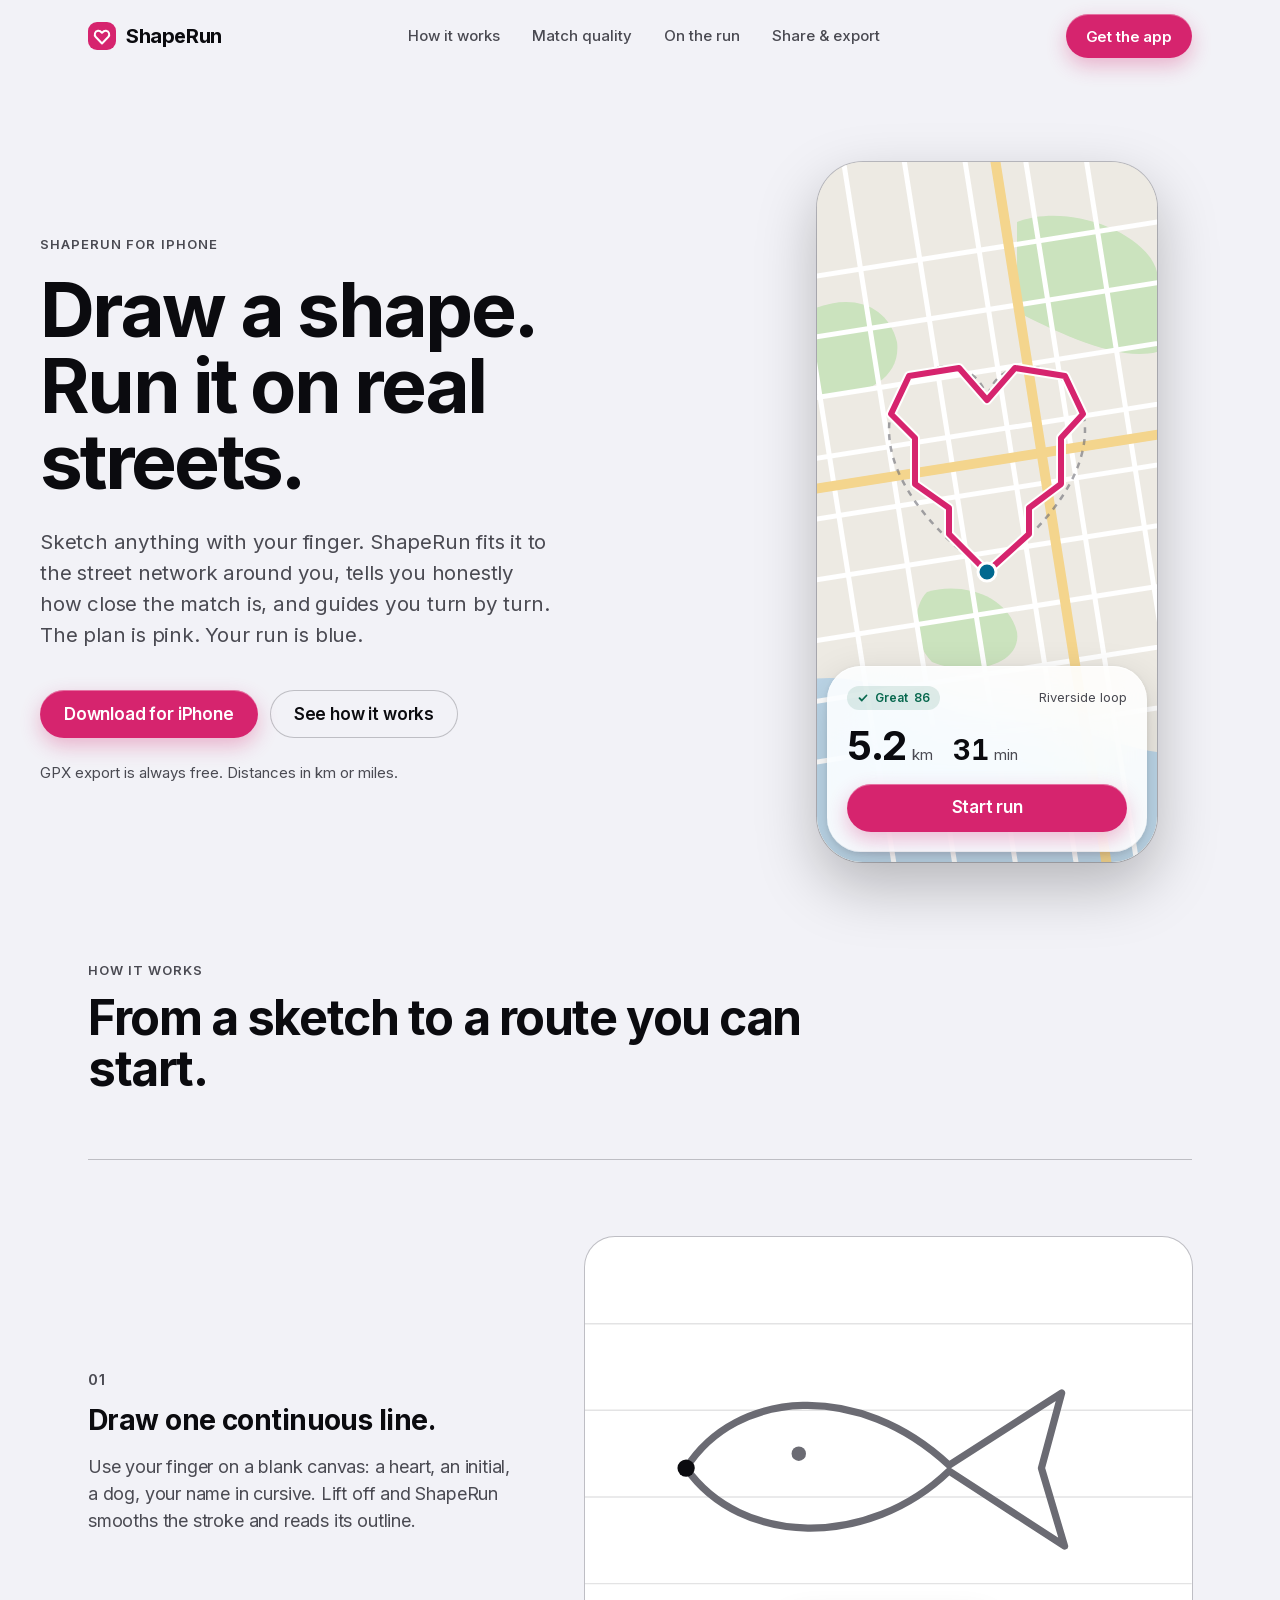
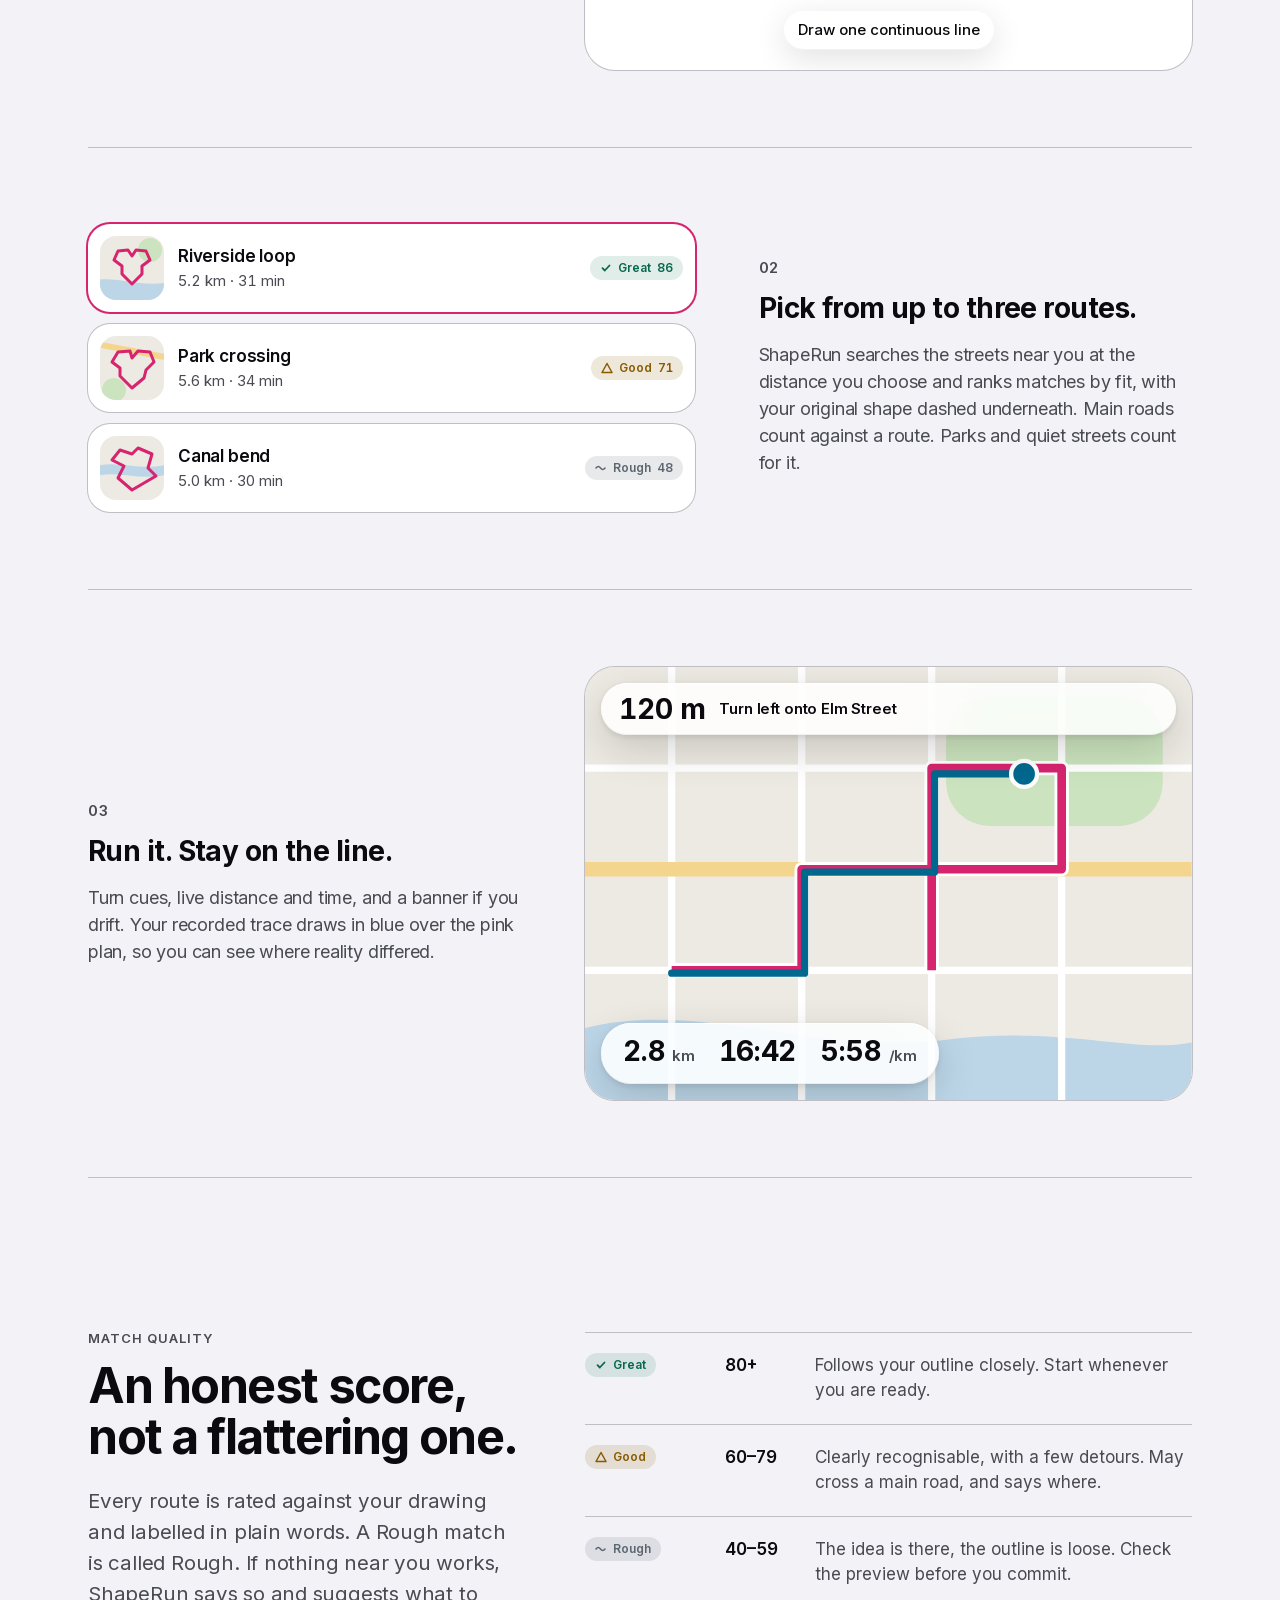
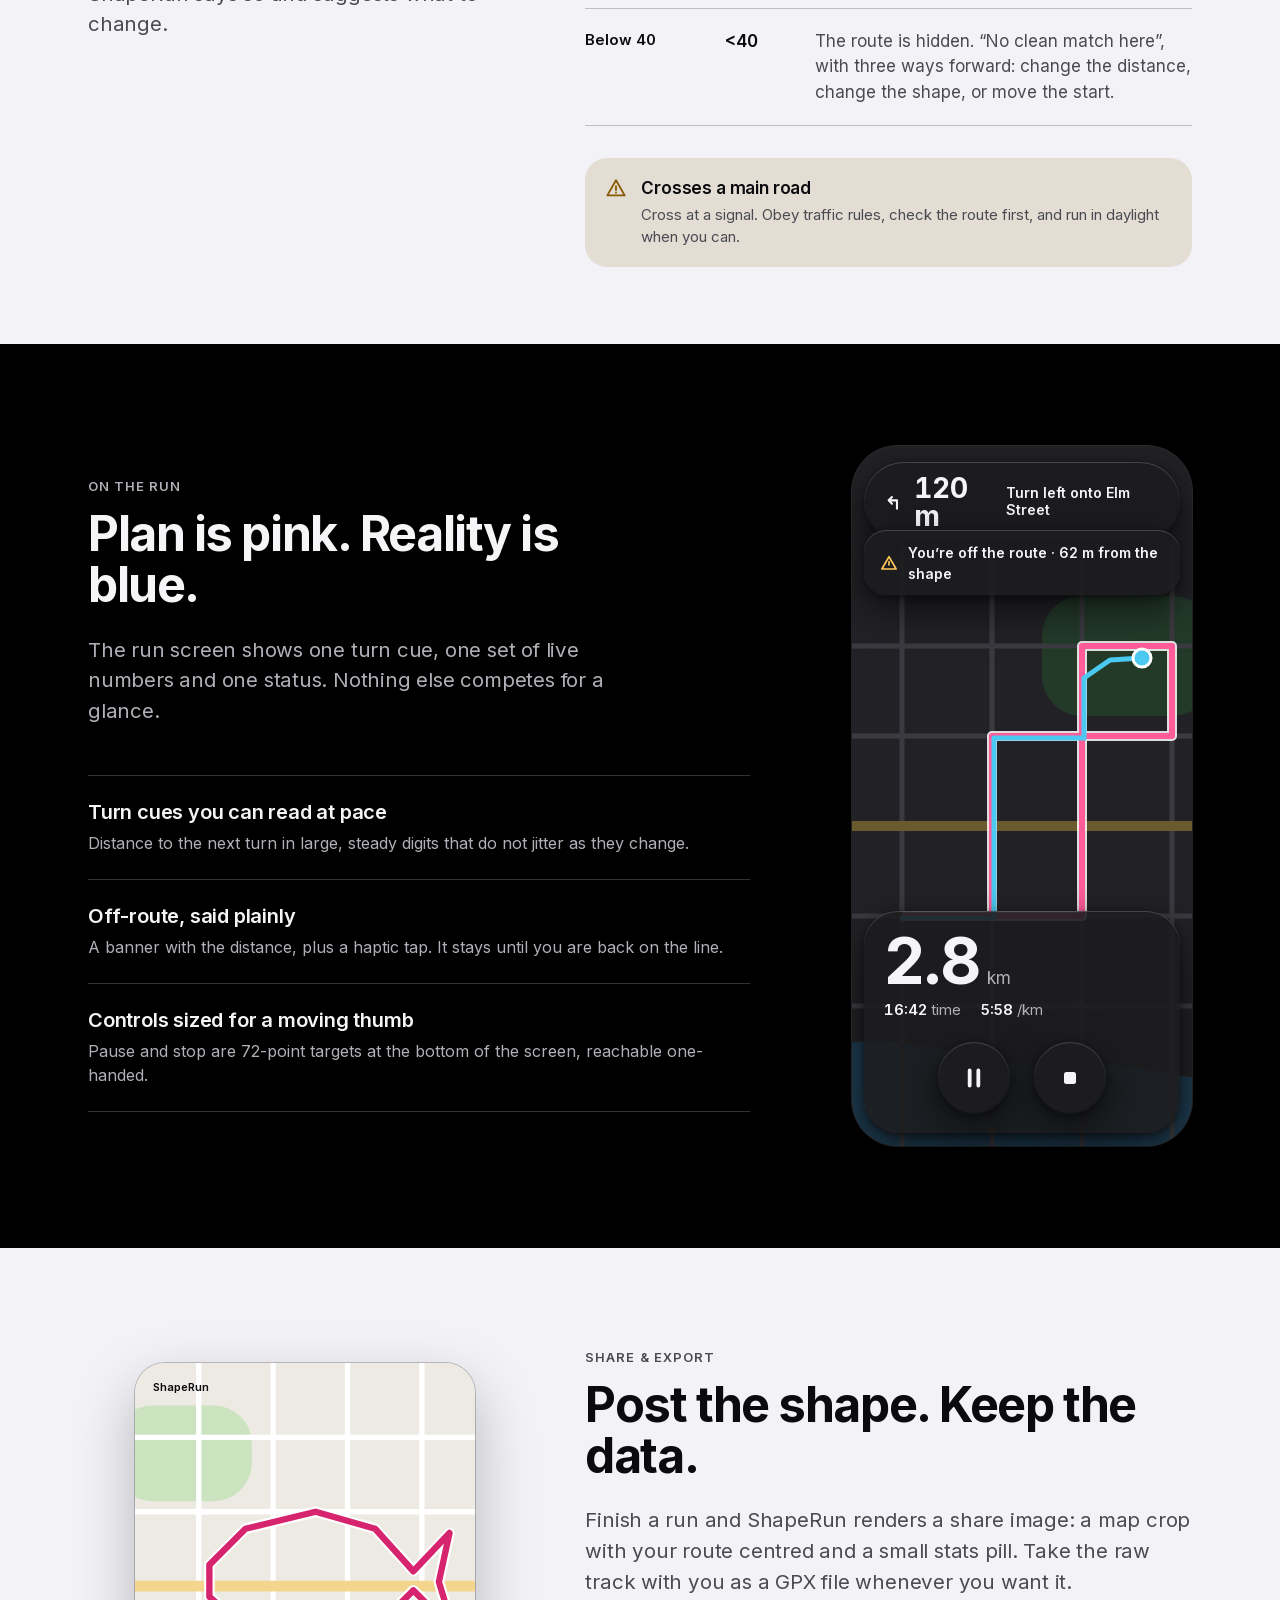
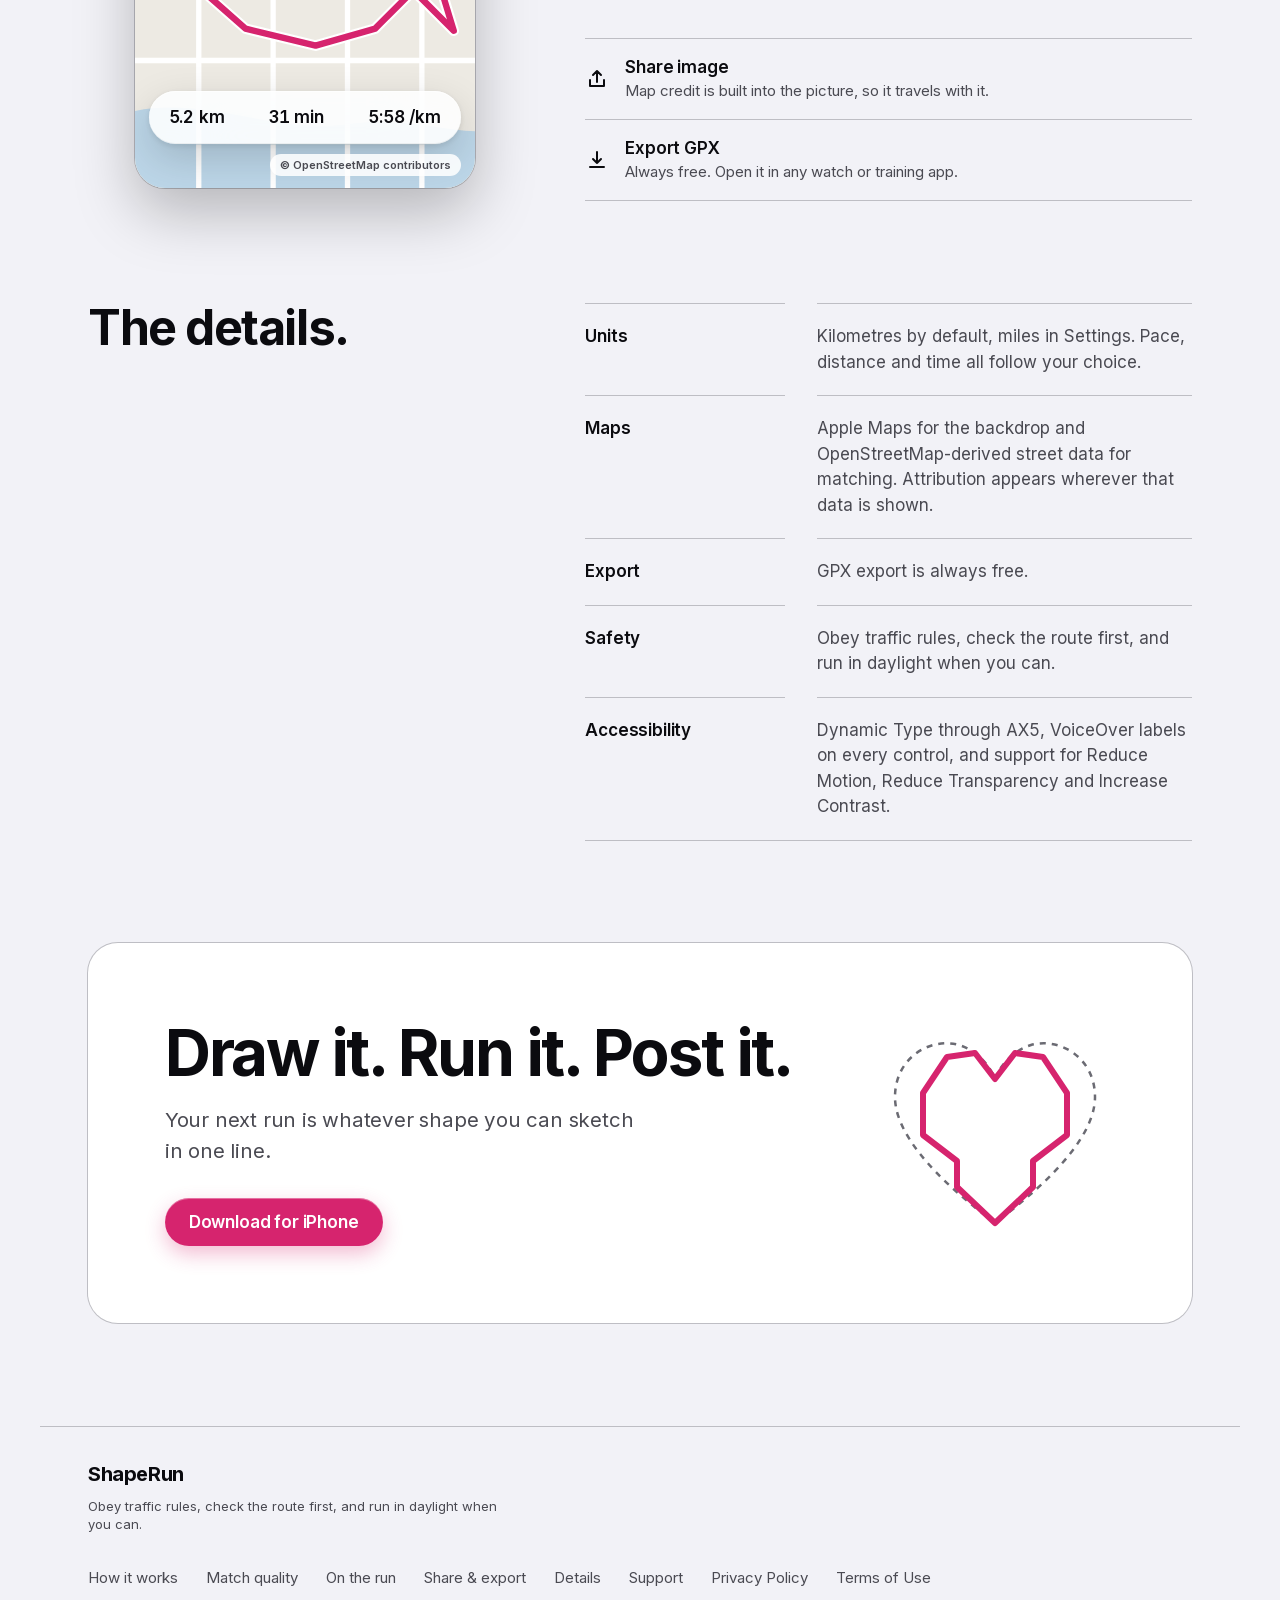
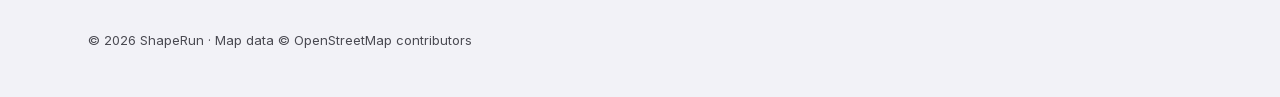
<file: index.html>
<!DOCTYPE html>
<html>
<head>
  <meta charset="utf-8">
<!--
Some of the files packed into this page (the "__bundler/manifest" data in this file, unpacked by the page’s script when it opens) are font files downloaded unchanged from Google Fonts (fonts.gstatic.com) when the page was saved. Google Fonts serves each family in pieces, one file per range of characters, so these may not be complete families. Each family’s license follows and still applies to its files. If you pass this file on, keep this comment in it.

Inter

Copyright 2020 The Inter Project Authors (https://github.com/rsms/inter)

This Font Software is licensed under the SIL Open Font License, Version 1.1.
This license is copied below, and is also available with a FAQ at:
https://scripts.sil.org/OFL


-----------------------------------------------------------
SIL OPEN FONT LICENSE Version 1.1 - 26 February 2007
-----------------------------------------------------------

PREAMBLE
The goals of the Open Font License (OFL) are to stimulate worldwide
development of collaborative font projects, to support the font creation
efforts of academic and linguistic communities, and to provide a free and
open framework in which fonts may be shared and improved in partnership
with others.

The OFL allows the licensed fonts to be used, studied, modified and
redistributed freely as long as they are not sold by themselves. The
fonts, including any derivative works, can be bundled, embedded,
redistributed and/or sold with any software provided that any reserved
names are not used by derivative works. The fonts and derivatives,
however, cannot be released under any other type of license. The
requirement for fonts to remain under this license does not apply
to any document created using the fonts or their derivatives.

DEFINITIONS
"Font Software" refers to the set of files released by the Copyright
Holder(s) under this license and clearly marked as such. This may
include source files, build scripts and documentation.

"Reserved Font Name" refers to any names specified as such after the
copyright statement(s).

"Original Version" refers to the collection of Font Software components as
distributed by the Copyright Holder(s).

"Modified Version" refers to any derivative made by adding to, deleting,
or substituting -- in part or in whole -- any of the components of the
Original Version, by changing formats or by porting the Font Software to a
new environment.

"Author" refers to any designer, engineer, programmer, technical
writer or other person who contributed to the Font Software.

PERMISSION & CONDITIONS
Permission is hereby granted, free of charge, to any person obtaining
a copy of the Font Software, to use, study, copy, merge, embed, modify,
redistribute, and sell modified and unmodified copies of the Font
Software, subject to the following conditions:

1) Neither the Font Software nor any of its individual components,
in Original or Modified Versions, may be sold by itself.

2) Original or Modified Versions of the Font Software may be bundled,
redistributed and/or sold with any software, provided that each copy
contains the above copyright notice and this license. These can be
included either as stand-alone text files, human-readable headers or
in the appropriate machine-readable metadata fields within text or
binary files as long as those fields can be easily viewed by the user.

3) No Modified Version of the Font Software may use the Reserved Font
Name(s) unless explicit written permission is granted by the corresponding
Copyright Holder. This restriction only applies to the primary font name as
presented to the users.

4) The name(s) of the Copyright Holder(s) or the Author(s) of the Font
Software shall not be used to promote, endorse or advertise any
Modified Version, except to acknowledge the contribution(s) of the
Copyright Holder(s) and the Author(s) or with their explicit written
permission.

5) The Font Software, modified or unmodified, in part or in whole,
must be distributed entirely under this license, and must not be
distributed under any other license. The requirement for fonts to
remain under this license does not apply to any document created
using the Font Software.

TERMINATION
This license becomes null and void if any of the above conditions are
not met.

DISCLAIMER
THE FONT SOFTWARE IS PROVIDED "AS IS", WITHOUT WARRANTY OF ANY KIND,
EXPRESS OR IMPLIED, INCLUDING BUT NOT LIMITED TO ANY WARRANTIES OF
MERCHANTABILITY, FITNESS FOR A PARTICULAR PURPOSE AND NONINFRINGEMENT
OF COPYRIGHT, PATENT, TRADEMARK, OR OTHER RIGHT. IN NO EVENT SHALL THE
COPYRIGHT HOLDER BE LIABLE FOR ANY CLAIM, DAMAGES OR OTHER LIABILITY,
INCLUDING ANY GENERAL, SPECIAL, INDIRECT, INCIDENTAL, OR CONSEQUENTIAL
DAMAGES, WHETHER IN AN ACTION OF CONTRACT, TORT OR OTHERWISE, ARISING
FROM, OUT OF THE USE OR INABILITY TO USE THE FONT SOFTWARE OR FROM
OTHER DEALINGS IN THE FONT SOFTWARE.

-->
  <title>ShapeRun: draw a shape, run it</title>
  <style>
    * { margin: 0; padding: 0; box-sizing: border-box; }
    body { background: #faf9f5; display: flex; align-items: center; justify-content: center; min-height: 100vh; font-family: -apple-system, BlinkMacSystemFont, sans-serif; }
    #__bundler_loading { position: fixed; bottom: 20px; right: 20px; font: 13px/1.4 -apple-system, BlinkMacSystemFont, sans-serif; color: #666; background: #fff; padding: 8px 14px; border-radius: 8px; box-shadow: 0 1px 4px rgba(0,0,0,0.12); z-index: 10000; }
    #__bundler_thumbnail { position: fixed; inset: 0; width: 100%; height: 100%; display: flex; align-items: center; justify-content: center; background: #faf9f5; z-index: 9999; }
    #__bundler_thumbnail svg { width: 100%; height: 100%; object-fit: contain; }
    #__bundler_placeholder { color: #999; font-size: 14px; }
  </style>
  <noscript>
    <style>#__bundler_loading { display: none; }</style>
    <div style="position:fixed;bottom:12px;left:12px;font:13px/1.4 -apple-system,BlinkMacSystemFont,sans-serif;color:#999;background:rgba(255,255,255,0.9);padding:6px 12px;border-radius:6px;box-shadow:0 1px 4px rgba(0,0,0,0.08);z-index:10000;">
      This page requires JavaScript to display.
    </div>
  </noscript>
</head>
<body>
  <div id="__bundler_placeholder">Loading ShapeRun landing page...</div>
  <div id="__bundler_loading">Unpacking...</div>

  <script>
    
document.addEventListener('DOMContentLoaded', async function() {
  const loading = document.getElementById('__bundler_loading');
  function setStatus(msg) { if (loading) loading.textContent = msg; }

  const FONT_MIME = /^(font[/]|application[/](x-)?font-|application[/]vnd\.ms-fontobject)/i;
  const MIME_TOKEN = /^[\w.+-]+[/][\w.+-]+$/;
  function toBase64(bytes) {
    let bin = '';
    for (let i = 0; i < bytes.length; i += 0x8000) {
      bin += String.fromCharCode.apply(null, bytes.subarray(i, i + 0x8000));
    }
    return btoa(bin);
  }

  // Error sink persists across replaceWith since it's on window, not the DOM.
  window.addEventListener('error', function(e) {
    // Failed resource loads (CSP-blocked links, scripts, images) fire plain
    // events at the element — warn only; real JS errors carry message/error.
    if (!e.message && !e.error && e.target && e.target !== window) {
      console.warn('[bundle] resource failed to load:',
        e.target.tagName, String(e.target.src || e.target.href || ''));
      return;
    }
    var p = document.body || document.documentElement;
    var d = document.getElementById('__bundler_err') || p.appendChild(document.createElement('div'));
    d.id = '__bundler_err';
    d.style.cssText = 'position:fixed;bottom:12px;left:12px;right:12px;font:12px/1.4 ui-monospace,monospace;background:#2a1215;color:#ff8a80;padding:10px 14px;border-radius:8px;border:1px solid #5c2b2e;z-index:99999;white-space:pre-wrap;max-height:40vh;overflow:auto';
    d.textContent = (d.textContent ? d.textContent + String.fromCharCode(10) : '') +
      '[bundle] ' + (e.message || e.type) +
      (e.filename ? ' (' + e.filename.slice(0, 60) + ':' + e.lineno + ')' : '');
  }, true);

  try {
    const manifestEl = document.querySelector('script[type="__bundler/manifest"]');
    const templateEl = document.querySelector('script[type="__bundler/template"]');
    if (!manifestEl || !templateEl) {
      setStatus('Error: missing bundle data');
      console.error('[bundler] Missing script tags — manifestEl:', !!manifestEl, 'templateEl:', !!templateEl);
      return;
    }

    const manifest = JSON.parse(manifestEl.textContent);
    let template = JSON.parse(templateEl.textContent);

    // Nested page bundles (iframe targets). Each ships ONCE, in the ROOT
    // document's manifest; frame srcs carry an about:blank#<uuid> marker
    // instead of a substitutable uuid. Every document mints the blobs for
    // its OWN frames — from local text at the root, or text obtained from
    // its DIRECT parent over the relay protocol below — so each frame
    // navigation stays same-origin with its initiator and a deduped page
    // loads at any depth on any host, including a file:// download's
    // opaque origins (where a blob minted by one document cannot be
    // navigated to by another).
    const pageOrderEl = document.querySelector('script[type="__bundler/page_order"]');
    const pageOrder = pageOrderEl ? JSON.parse(pageOrderEl.textContent) : [];
    const pageSet = new Set(pageOrder);
    const pageTexts = {};

    // ── Nested-page text protocol (parent-chain relay) ──
    // Page bundles ship once, in the ROOT document's manifest. Every
    // document mints the blobs for its OWN frames, obtaining page text
    // through a strict parent-chain relay: a document only ever SENDS to
    // its direct parent (which, for every document the publisher's own
    // runtime minted, is another publisher document) and only ACCEPTS
    // text from that direct parent; requests from below are honored only
    // for the document's own child frames, and the ROOT never sends
    // upward at all. That last rule is load-bearing: the artifact host's
    // frame-ancestors allows claude.ai (and friends) to frame an
    // artifact, so window.top can be a FOREIGN document — a top-addressed
    // protocol would hand page uuids to that ancestor and accept forged
    // "page text" from it, minting attacker HTML as an artifact-origin
    // blob document. The chain never touches the ancestor: requests stop
    // at the root, replies are origin-addressed per hop (never '*' when
    // an origin exists), and both directions are origin-gated (on https
    // a foreign sender's origin can never equal this document's; in
    // opaque contexts — file:// — everything serializes as 'null', where
    // an embedded EXTERNAL frame still fails the gate by carrying its
    // own real origin, and a sandboxed child of such a frame is excluded
    // by the own-child-frames check plus uuid unguessability). Shape is
    // deny-by-default: one request form, one reply form, no error
    // replies.
    // window.origin is the SERIALIZED SECURITY origin ('null' in opaque
    // contexts such as a sandboxed preview iframe) — location.origin is
    // computed from the URL and stays 'https://…' even when the document
    // is sandboxed, which would misgate every opaque chain.
    const OWN_TARGET = /^https?:[/][/]/.test(window.origin || '')
      ? window.origin
      : '*';
    function trustedOrigin(e) {
      if (e.origin === window.origin) return true; // https chains; opaque==opaque
      // file:// trees: Chrome serializes the file document's origin as
      // 'file://' while the blob: documents it mints serialize as 'null',
      // so the two legitimate shapes can never string-match — accept the
      // pair in both directions. https origins never serialize as either,
      // and sender identity (own child frame / direct parent) is checked
      // separately.
      return (
        (e.origin === 'null' &&
          (window.origin === 'file://' ||
            window.location.protocol === 'file:')) ||
        (/^file:/.test(e.origin) && window.origin === 'null')
      );
    }
    // Non-empty only in the root document (nested bundles ship an empty
    // island), so it doubles as the root marker: the root answers from
    // local text and treats a miss as authoritative — never relaying to
    // its (possibly foreign) parent.
    const isPageRoot = pageOrder.length > 0;
    const blobUrls = {};
    const resourceBlobs = {};
    const UUID_SHAPE = /^[0-9a-f]{8}-[0-9a-f]{4}-[0-9a-f]{4}-[0-9a-f]{4}-[0-9a-f]{12}$/;
    const pendingFrames = {}; // uuid -> [{el, frag}] awaiting text for own frames
    const pendingRelays = {}; // uuid -> [childWindow] awaiting text to pass down
    function mountPage(el, frag, text) {
      const pageBlob = new Blob([text], { type: 'text/html' });
      const u = URL.createObjectURL(pageBlob);
      resourceBlobs[u] = pageBlob;
      el.src = u + frag;
    }
    function deliverPage(uuid, text) {
      const frames = pendingFrames[uuid];
      delete pendingFrames[uuid];
      if (frames) for (const f of frames) mountPage(f.el, f.frag, text);
      const relays = pendingRelays[uuid];
      delete pendingRelays[uuid];
      if (relays) {
        for (const cw of relays) {
          try { cw.postMessage({ __bundler_page: uuid, __bundler_text: text }, OWN_TARGET); } catch (err) { /* gone */ }
        }
      }
    }
    function ownFrameWindows() {
      const out = [];
      for (const f of Array.from(document.querySelectorAll('iframe'))) {
        try { if (f.contentWindow) out.push(f.contentWindow); } catch (err) { /* detached */ }
      }
      return out;
    }
    window.addEventListener('message', function (e) {
      const d = e.data;
      if (!d || typeof d !== 'object' || !e.source) return;
      // Origin gate first; the structural checks below (own-child-frames
      // for requests, direct-parent + solicited-uuid for replies, the
      // root's never-relay rule) are what hold in fully opaque chains
      // where origin strings can't discriminate — a sandboxed root's
      // FOREIGN wrapper still fails all three even though both serialize
      // as real-vs-'null' rather than matching.
      if (!trustedOrigin(e)) return;
      if (typeof d.__bundler_need === 'string' && UUID_SHAPE.test(d.__bundler_need)) {
        // Requests are honored only for this document's own child frames.
        if (ownFrameWindows().indexOf(e.source) < 0) return;
        const uuid = d.__bundler_need;
        const text = pageTexts[uuid];
        if (typeof text === 'string') {
          try { e.source.postMessage({ __bundler_page: uuid, __bundler_text: text }, OWN_TARGET); } catch (err) { /* gone */ }
          return;
        }
        if (isPageRoot || window.parent === window) return; // authoritative miss
        const waiting = pendingRelays[uuid];
        if (waiting) {
          if (waiting.indexOf(e.source) < 0) waiting.push(e.source);
          return;
        }
        // Never-answered uuids would otherwise accumulate forever under a
        // request spray; past the cap (far above any real page count) new
        // relays are dropped rather than remembered.
        if (Object.keys(pendingRelays).length >= 128) return;
        pendingRelays[uuid] = [e.source];
        window.parent.postMessage({ __bundler_need: uuid }, OWN_TARGET);
      } else if (
        typeof d.__bundler_page === 'string' &&
        UUID_SHAPE.test(d.__bundler_page) &&
        typeof d.__bundler_text === 'string'
      ) {
        // The shape test is load-bearing beyond tidiness: the solicited
        // check below uses the in operator, which matches prototype keys
        // ('__proto__', 'constructor') — an unshaped key would reach
        // deliverPage and throw, painting the error banner.
        // Text is accepted only from the direct parent — the document
        // that minted this one.
        if (e.source !== window.parent || window.parent === window) return;
        if (!(d.__bundler_page in pendingFrames) && !(d.__bundler_page in pendingRelays)) return;
        deliverPage(d.__bundler_page, d.__bundler_text);
      }
    });

    const uuids = Object.keys(manifest);
    setStatus('Unpacking ' + uuids.length + ' assets...');

    await Promise.all(uuids.map(async (uuid) => {
      const entry = manifest[uuid];
      try {
        const binaryStr = atob(entry.data);
        const bytes = new Uint8Array(binaryStr.length);
        for (let i = 0; i < binaryStr.length; i++) bytes[i] = binaryStr.charCodeAt(i);

        let finalBytes = bytes;
        if (entry.compressed) {
          if (typeof DecompressionStream !== 'undefined') {
            const ds = new DecompressionStream('gzip');
            const writer = ds.writable.getWriter();
            const reader = ds.readable.getReader();
            writer.write(bytes);
            writer.close();
            const chunks = [];
            let totalLen = 0;
            while (true) {
              const { done, value } = await reader.read();
              if (done) break;
              chunks.push(value);
              totalLen += value.length;
            }
            finalBytes = new Uint8Array(totalLen);
            let offset = 0;
            for (const chunk of chunks) { finalBytes.set(chunk, offset); offset += chunk.length; }
          } else {
            console.warn('DecompressionStream not available, asset ' + uuid + ' may not render');
          }
        }

        if (pageSet.has(uuid)) {
          pageTexts[uuid] = new TextDecoder().decode(finalBytes);
          return;
        }
        if (FONT_MIME.test(entry.mime) && MIME_TOKEN.test(entry.mime)) {
          // Strict artifact hosts allow font-src data: but not blob:.
          blobUrls[uuid] = 'data:' + entry.mime + ';base64,' +
            (entry.compressed ? toBase64(finalBytes) : entry.data);
        } else {
          const blob = new Blob([finalBytes], { type: entry.mime });
          blobUrls[uuid] = URL.createObjectURL(blob);
          resourceBlobs[blobUrls[uuid]] = blob;
        }
      } catch (err) {
        console.error('Failed to decode asset ' + uuid + ':', err);
        const blob = new Blob([], { type: entry.mime });
        blobUrls[uuid] = URL.createObjectURL(blob);
        resourceBlobs[blobUrls[uuid]] = blob;
      }
    }));

    const extResEl = document.querySelector('script[type="__bundler/ext_resources"]');
    const extResources = extResEl ? JSON.parse(extResEl.textContent) : [];
    const resourceMap = {};
    for (const entry of extResources) {
      if (blobUrls[entry.uuid]) resourceMap[entry.id] = blobUrls[entry.uuid];
    }

    // Artifact-host CSP (connect-src 'self') refuses fetch() of blob: URLs —
    // consumers read these Blobs directly. Survives the swap like the error sink.
    window.__resourceBlobs = resourceBlobs;

    setStatus('Rendering...');
    // Page uuids have no blob here — they ride inside about:blank#<uuid>
    // frame markers the pass below resolves after the swap.
    for (const uuid of uuids) {
      if (pageSet.has(uuid)) continue;
      template = template.split(uuid).join(blobUrls[uuid]);
    }

    // Strip integrity + crossorigin — blob URLs from a file:// document inherit
    // a null origin, so crossorigin forces a CORS fetch that SRI then rejects.
    // The manifest bytes are ours; SRI protects against CDN compromise, not this.
    // appifacts: only on tags now pointing at OUR blob: URLs. A reference the
    // bundler left live-fetched (an absolute x-import, a runtime dependency it
    // could not embed, an authored external script) keeps the pin it was
    // written with: that fetch is exactly what SRI protects. (A crossorigin
    // on a parent whose child carries the blob — <video crossorigin><source>
    // — is left alone too; the attribute is then the author's to drop.)
    template = template.replace(/<[a-z][^>]*>/gi, (tag) => /\s(?:src|href|srcset|poster|data|xlink:href)="blob:/i.test(tag) ? tag.replace(/\s+integrity="[^"]*"/gi, '').replace(/\s+crossorigin="[^"]*"/gi, '') : tag);

    const resourceScript = '<script>window.__resources = ' +
      JSON.stringify(resourceMap).replace(/<\//g, '<\\/') +
      ';</' + 'script>';
    // Inject after <head> so the DOCTYPE stays first; prepending the script
    // would push the parser into quirks mode. DOMParser always emits a <head>
    // (synthesizing one if the source HTML omitted it) but may carry
    // attributes through, so match the full opening tag. slice() rather than
    // replace() keeps us clear of $-pattern substitution in resourceScript.
    const headOpen = template.match(/<head[^>]*>/i);
    if (headOpen) {
      const i = headOpen.index + headOpen[0].length;
      template = template.slice(0, i) + resourceScript + template.slice(i);
    }

    // Parse the template and swap the root element. Scripts inserted via
    // DOMParser/replaceWith are inert per spec — re-create each with
    // createElement so they execute, awaiting onload for src scripts to
    // preserve ordering (React before ReactDOM before Babel before text/babel).
    const doc = new DOMParser().parseFromString(template, 'text/html');
    document.documentElement.replaceWith(doc.documentElement);

    // Resolve page-frame markers: mint this document's own blob for each
    // framed page — from local text when this is the root, otherwise by
    // asking the direct parent over the relay protocol above. An
    // unanswered request leaves the frame on about:blank, the same
    // degraded state as a refused embed.
    {
      const MARKER = /^about:blank#([0-9a-f]{8}-[0-9a-f]{4}-[0-9a-f]{4}-[0-9a-f]{4}-[0-9a-f]{12})(#.*)?$/;
      const needed = [];
      for (const el of Array.from(document.querySelectorAll('iframe'))) {
        const m = MARKER.exec(el.getAttribute('src') || '');
        if (!m) continue;
        const text = pageTexts[m[1]];
        if (typeof text === 'string') {
          mountPage(el, m[2] || '', text);
        } else if (window.parent !== window && !isPageRoot) {
          const had = pendingFrames[m[1]];
          (pendingFrames[m[1]] = had || []).push({ el: el, frag: m[2] || '' });
          if (!had) needed.push(m[1]);
        }
      }
      for (const uuid of needed) {
        window.parent.postMessage({ __bundler_need: uuid }, OWN_TARGET);
      }
    }

    const dead = Array.from(document.scripts);
    for (const old of dead) {
      const s = document.createElement('script');
      for (const a of old.attributes) s.setAttribute(a.name, a.value);
      s.textContent = old.textContent;
      // text/babel scripts with a src: read and inline. transformScriptTags
      // does XHR against the src, but blob:null/ from a file:// origin is
      // silently dropped. Inlining makes it a plain inline babel script,
      // which transformScriptTags handles unconditionally.
      if ((s.type === 'text/babel' || s.type === 'text/jsx') && s.src) {
        const pre = resourceBlobs[s.src.split('#')[0]];
        s.textContent = pre ? await pre.text() : await (await fetch(s.src)).text();
        s.removeAttribute('src');
      }
      const p = s.src ? new Promise(function(r) { s.onload = s.onerror = r; }) : null;
      old.replaceWith(s);
      if (p) await p;
    }
    // Babel standalone auto-transforms type=text/babel on DOMContentLoaded,
    // which fired before we swapped the document. Trigger manually if present.
    if (window.Babel && typeof window.Babel.transformScriptTags === 'function') {
      window.Babel.transformScriptTags();
    }
  } catch (err) {
    setStatus('Error unpacking: ' + err.message);
    console.error('Bundle unpack error:', err);
  }
});

  </script>

  <script type="__bundler/manifest">
{"bce1cc71-dd68-45d8-a369-dc191546a166":{"mime":"text/javascript","compressed":true,"data":"H4sIAAAAAAAAE6V9a3fbNtLw9+dXUNysQlgQLTmXtpRhbuq4bdo4SeOkl5VVhyIhiTFFqgQkW5X4398zuBGU5F72PT2NRQAEgcFgMHccHzvfXry5eP/iw8VLZ1IWcyeJu+Uy5+mcHrMyPj7yOXO6TlI4ecEdmqTcd97T8TLNEucu5TPn03iZO+LZ5+yT4zFKHT6jziKKb6Mpdd5fvHh5eeFMilIUs2JZxrRb5NnaKWmcLijy/89dMuowXqYxdweeh8jZZhWVziUnb8efacz9hE7SnL4riwUt+Rp/4MTjOMcUkbPcSXOHh5dclGxovpzTMhpnNGj1cFzkk3S6NM93Zcr171WULWlAKxTwYT4iFH+oO/0AvfH1ghYTJ28Rl63n4yJzw7zjugE0GUyWeczTIndee2gTFznjDid3aZ4Ud/57GsV8kE68Fkd8VhZ3Tk7vnIuyLErPreEbOHZ7J2UCxNEqSjMYo7Om3EWDkvJlmTu8qr/IH/jky7eX//SrL99e/uWHYSleEM/[base64]/52NjpC4dmxT+9p7PE/n3kWMf4qT+j924nnnh5DL2cSWJQQ0u1vt/QUhprQ+wM9FIT7LEtj6qk2nXzYG/kZzad8hinCjABSvHx7+S4qGS095C/gxzdlMb/iZZpPPY5dmPbxjM8zF/3TlUgNbCJYCfa/rEQB8GftNnsA/vY3avh/DeCX2K86lK3hG+YFeKgGGeVOPuDlepOT76/evpEw8Diq4ojHs81fvF+J9dtuLfpQCDLlbrcvyjJa+ykTf70c/eVY9MrnuCDUf6Qq223VeV1EzFfCulD2WJJNNZgUpSc7Y04xcRThvKVr5lGE2LA3ahHiPnLbba8cshGhQzYysJfDs98pkcKasGwOu7Bg/k7gvAAnESukgJrQuEjox/evzov5osiBRuQauJX8pJf7bJGl3HOPXeQvioWHtlv3fVFwF/klXWRRTL3jaz+Jr31AxUdb+Td8dIxd17QVxOklJ5/+z3Ecx2dxV7w5K7KElptxFN9Oy2KZJ0FcZEXZnaf3Xpo7rJyOcbwsS5rzc6hwvvw35mWUs0UEZWggunOccVEmtAz6i3uHFVmaOH/RzbPen/XTLaMkXbLgZHE/GBf3XZb+kebTQFWOi/tBsaLlJCvuglmaJDSvxOv/uaXrSRnNKXNY3GWzNKeb3r+tyXUXBUthQYJ+r/dvGEQFPw62UPWyZwAowAx2Mi9pNE/z6S4Q8Z+3THNOywX8mqeMpfl0Yz5V0izi6YoaIPzt1Xj2p1AULwdWg78/mSAY00lR0n86Kf0e0HegRsHjx3pQZrrRmBXZktNBmjPKg95gUYh+unRFc86CvMgPgSJLcxqV3SngBmyUr3oJneJyOo68k/4XuN//Cn/5Be4h5+TZv1Xx0y/wyckzfNLvY/+rZ8h58sW/D73w/Mm/0f4HAeto8BQQBZBkEOXpPBIT0Mjl9P2nzKERo06aT9I85fQfQDjns248S7PEyztfASXaaYD+5zU42PNeM9P/pp7ZA6D/ZzShOkRiuhT4q80iShIY4tPFvfPl4n4wKXIe9PuL++O+/9RZpt15kRdsEcUUm196QBKd/2IsX+wSlruiTLrjkka3gfi3CwX1EPe3ZZKyRRatgzQHjOuOsyK+HdylCZ8FJ3Q+mNF0OuNBn853iZAe54qWPI2jrBtl6TQP4GzujgvOi/nAgqnEw2fPsP7ff4IGe2RUtOph+M9/9o+p5B4B0B0sGS27TDArYs0PwWOZl5QV2YomG1il7iSap9k6eGCNRBOxY/wvn9H5P1qzBw+Dv42B/d0emhB6srg3VEghYM95srivpz0rGBd/I6YxdZc6142zYprGu80MVePFIgDUzuiEix9/dAWHGZz0n37x9Msnz59+MZhH912JUs978Wx3bM8X906/B6taA+Bf416vd9JTS/qvyWSi9s7J39o7TXg8XdwP7mYpp13RKFiUtHtXRotDlFhO+/jIuUxhwsx59/7Vmw83X7+4unj96s3FzfnVFQiW0WLBju/o2ElofNtlPJrSLr1fFCUHufh6edLrP3VuKV0444LP1KjgRbbOYwckrsySqJ2STqM0Z04kJWaHcbrwnaNjec7PaZJGzqJMc+5sVF//WYAQvXHmUTlN88Dp+c/[base64]/JkTF85ZPC6S9UZTejj8FVb1KoMa+seZxgu7feXWQv4roXCR3D8lub+I+CyP5lSIASAhWcx7+Og49Tll3PuDgzSCQEygQhT9+P61x/1xxEBc2G6lNKC6akoMIG1QVAsffwjhA3pS9Qekjh2RzuGW8PJRTIAkRbwELYaW3Sl5C9KKmAI9KGK/9hAuySvu5TgrYrEIaMD9eVTefkN5PKOJVyLMfUY5yChvojmVBVFSLLgQvBOvBGlcaWJubuBIAr0Y224n0IWnO/ZnJZ0gn89o7t2Qsxu/uA1vhFzsocB16xo1+iW5CTn3bpAQ2gbL0NdidbvN/eUiiTj9js8zr8RLU4Uq5AswSdVbhdRUGckP625wSvIdHZCbpCupp0j9NCGuQiMXMy3N/ZzymZci3KK+kiU1yG/2e2N8nVEXDW5sHQD5zHHuz2iU+NFiQfPkXHCDN6iS/USEg7rh5TmAe0K4X9Jpyni5hlKvtDRUmdagDfHNiBT+ktEr2HVeDw3E08VkQmMu4SE7Twg83HhTcjbt9I16bOKz5Zj5UZJ4CcKivSpKaEY59RJUVXg40jBdyq9d0nnR7L0hwk/hCJn4Qiy/pDzabjeVhtacWBWhP5yOQtCPRsuMD+YtQoDmO71220uG0xGZI719kgoPrTeN8O+88CK88X1/iX3fly3ermhZpgng46aqNHxjAqpH/Vqs1gxwPLQfvBQk+DyhpffCyxAKYvsRpwiXQmynnBz/NnzR/W/U/ePm0Uj96nW/unk0OjrG30J1N7xOOt61f510UPjouF7Bd5L66D2rlFc58nmZzr3m9hXas2FvRAhxPbfdpkOqlBvdvihEbrv9jaBMmtR4HFOlSevjbh8hs/u/hnbQY6G/XhK7eQ8XSj0H2ja7RpV3Cr9YqO8jNGB3Kew8KESbOGLUhREFaiAlIYQNRHHLLm6Z4mZjNlCoYLVkQmOlAdBy1SRbjUkio2N0ebmkplHPFE+ijNXlfVMOhMZtEEqogdEuc6m3T0z1t1weAxSFb5bzMS09igK9GGfkpN3W43zsPt5u9Zgfu2h/1aAybCxS8DOQdPuM+MZSUPXE/[base64]/FaUT5zj4GIBaEh/4QFn+ES4EEGp4A5kF5mutnWNJ8WIrR+a7uHg41ObGy00f1l7bbA+XHv10nnWM5CqZHUZAi9IdMjqBD+h1WD6Iyq6E+PHQlHjDSxykpO305zNQMs91mZ72BWJV8mOp3mLXqungE+Me6Xcwk/glef5B2OrC9WQvK1Aj1cSiIZD0rnCKkRh8B8NJOX45XvaYWpxDU+WfisrgbR3OadV38iAtu7Ypyz42caDwunbEzTlJnnBTOuHTilFMH2C8noZmTTHKHzp3UAVnndpyA9HLr/O4wh0XzhcPmUZY5bBHlwuh3K2x/RT512HLssOXCWTowgrtx6WolseMihHNONkq6h7GV0Z0S9l0srXq6VDy5mAO/[base64]/VxlMc0sxqciwKrhZ6rqtez1bVyvrpSznhacNP9AvYVNPm24OYTohBaZgU70PR1wQ605cUynjEeleKLH+DpCp5MHc0TU3ORJ6ZcQ1BUaPiJmnr2oq6ee1JGU/Opl2U0NV+CGvUhKFffkaVqKWS5WgeoMYsANWYFoEYDFyo0ZI1SxAzghS4xozBt1FBMCzUeU2/UNY1Wr3SpgIRRrWgAmgLorcI/cfLJC4Phb2fu49HWHf7mjo7c7ePhb49HR4/R0Sf8gyTV7+n04n7huafefVeqZbZJrH4hz+38xDsuOj5zsTtNXYRL2S25vmZHulPxoHreEi9swfPQfTxC2+FvZ2QEX/tv82veaavb7YZnW/g7vL5m19dXo6Ow222FZ2jrnXrSVL8VgvUWNnlU0mjLU55R5IUEXjk+GyG3U/KOe4a8uo/T6+vj6+snViPh0nCGtqfDqPvHi+5/R8PfZM3Rfk96nt9zckwac6yn6F0z5EFfo85QdGdEwdERDO6aHRF0PK2lv18azhaUnFFjM/6eY6/AJWaInAGjJMXhsAjKzs8dVpuWxYeOpzglZ27X7aQ+L14Xd7DVGPUQqv1fzCv/5dijWPSNU0TOCiNshzQow9wrUScNchAja972V6mlInU3P3Ds5ZjiApEz99Tt0E7Rcc9Oj+GXe+YibDc+Pp3RbE65d822Z+h4mmL3FBRzovBRf6/19bGsumZHZ7L1sWku+xagq1UNwxzTUe0vYPEjyO65iWrHIXI7ecdVqw2LrVbZfdR3O/[base64]/5bdOdy4hG7Oh6c73xhtfs+mrUCdF1dV1ds6NHUmCyBbphf2SkC3L2zitAShcLmeZxtkwo89zNpp4xeEJJOBzvf+J4iqzOqOSb1YZv90PovURh6LpBifzPRZp7rqunBSo3Cyk5tbFS4Ad8v1yCthNkYihalAUvwB/HDVv94Pg3Lwy6XUX5QFvVHXW2EvckzeqOjtAjg4JS1UXJ8W/C98n4cnS9mLFtxHmJup7fQbZyK6cN8kaN55hem3Bzm+ZJAHAVTlFBPjwZVdKlCL5XUCM1DJXPlouVUhW7WZrfutidUx652AXdu4vdVAzLxa7+S+djmrhYex1hV1gYMhf8w6Te2MWuFJ+EdQG6EhKWK49dqGaU18/zQp61brRYZKJCQkL8zAv9vfv5wh1ZutrSWqNWQf1ZxDy+sxet/WW39lrHv+2sTL0w222TjBQ5kBGx4qyMkyLW6y/Bph7iLGJMP6SJ+WXKlIcIeMoKKVQV39K1/lnSiWkMCuyS5vo5ASmlLJYsWzPKhUOiAO3uWLX/[base64]/tzNM+wa75dX5dwiEmbEX7qvFWT7js6XNGW+QobGm+YMHxcRJbqw+0wk/zFYjywlIHpDEuspoeEyLeDLT+UXbjbre5Vk3OozTjhWnAQfJAYasXtPJ2u5C7gEeB225Lkhmk82hKr4+9sMVWU6QtidTyEmQdOcOmta/Vt6x9S2q5KgpuQHlvig0OmOHaCsgDoGoaAf8QNiVlCTCMoG5aCFVlKWBb2j6mdMcg+QdYCT2KhSes+LfSaspUmKzqdukf9OxZ/6Td/sOPMxqVHsL6bYYw0+d2KnwtYR/+IZbzMlrUeyLVHFSr6ajK0YFJ5mQ42mNP5NvUeL/Sh71f6a6+eMODAq/AR5sO1OtFCwwIYAlwt9uWtAn4KftGeJ15Bdpu9UKVxLQM9xqWKNDNWvV6gkp3sWQzgLqenvZqzX1WlNzzJB9Ofd4tfC6tpjXSTHa31rAnlPT5KaE+N5TCX9Xu18ParCCbnpGiblr4K4kZyiowKC0zBOjpy05/5PNTkg9Q2ekYOywfliOcElkvjaxAVljdc2oGEREv70LNMbQSvzQWzanH/BVO/RVewE/w8cMRwpFEmJiTTZoHQ//pCe7hPu6PMCg2htJN60t4TvO3UCJbqDLoJRj6J8+w38fwpz/CLhR209xt9CZLiyV3G53qxqrG7rzCCbBO8XKcxt0x/SOl5bV3zY68bji8TvxRB12zI/zPC67Ro+O03hcLtdBybc027qkV7OuCvkU5eI1pYC1RJ7h056ztYcbBWwlYs4i9vcu9mGOOwpgP+SiQpENYzfRrkaAJtdEx0SygNsTsGCAfecqcVgz7I2F4NM8nIzDXWw2eQIOobvB0JHobCrEWRyMfdK9rb2eLIWtopinOD4kLj2ye+rQX9gJ+1g/7gcV3Qyci1gYXI1zWppknRxyn5MmRR7scdRmOSL/[base64]/lDXvdr6LuZLR5Um3N76fW7+fW7y8r8eq35PjBj9iamTn11MISKmV1tVtq8m2CG/K6zAjqHS/vcnRUc186LAWQumbhUpJxuSVKQGb9wKQHSrsdIeMQkw5PRk1xASck2iuEF5eEkGS7bS2321aie5iS3/XmSWF3YfUQiYda1zHh3hR1vOV2m5hdUZz2Qx7k6kyfkGU96Mw8yEFP2u1MQ2FGvQmIdhn8QzVmxaRUsve3CN8QZh7g9bjdvmm3Y3WYEEJutIuBAUSp2M5vAQDMPIiJ1+8lxi65VJTAm+I5ImdTqBzOR0iyUVPiumbbzElvMD/VvQzm0p4+7ZDlcD7C89N4ZzBXJIaKFbmBP2Ph6NG7TpRsdoW222bJCg2mHTIOAZ5XwSqYcM8sypVZkRUsh4H9tNpdBYOkv6tAv80u1llHP7eomMI7saGFoOHxoz59io7hn/qdGdX9GroNveAS/uaAwBNyZnXyyJscnzx7ho7gH58X6jP95+AClwgtt3eC3Z5wuCrqJXq63ZbWU/g0eCIIWUTcf9VrMgEe4zQdTDodFHUI8373iuFkFIbglV2aX7RWdUb1VBJr+p5mUU7J09Dop5T4A7rXDkWBUQv5/vEUheFwZOoF5/sqhyOt/9yW1b/bBdcQrNLD0UAazFt9hfipLouIYE8NT7oBL8FgokI5s6qYDCEW0Y90wBkbCRo0ERJc3IXm7nY70UIGiNB8kbk1n6r8KNykmLuWexr1JggvSetmu73xQfWiVInudltSrxBcXxFHGfj6jUBANk9ocNNuL9ttr/leyKl3I1ytUMDMT9Rup5Jjlfod+Y7U8MgmeEo52FfeehmqkDhEYjIRBMAWyn9G7bYXk49QKhR8PxuHI4RjIZelyrHdRZuICJZfQKDa7UqqP0C435SKm/YXjC6T4hxUIeYLzxHOpJuU6SdvaUjGlp6vCx4pLQlmbSEBz4bmV6MyjYSyId7XRrgImfkhZPwk4lo/g2L1C5bAbbaYFKWoB8XKN0Vp1e6pg1BMvuPDeLTdwmMnloeGpZzu6Nk/[base64]/R6SDLOuVMQOkQ+UJPCl0ylHoTVCGP+krRigyn+LkuxOK09bwUR4icldJEMMEZImcTLwWnVhwBuTLwY/7NTZTnBTgBJ8SaMmY18D5L2MlX5ElTD2ykj7sxFbIb8mV4gjghJWpYR9+4Fjj5Htg+XPwiYab5wTVVqsq6besAiA+HlIvAYh5NgQLtsLy21o7FXaCM4Z0cfqAL04kbruwyQ7PDq52m0szohuCjLYyWVNUZ+7cbXqh33sq/girMjI9TvemmOz6BHg/[base64]/mApKcounLd/+2N1EJ9bYXezcYQBX3y14zpV5aLAm3KvPFTn5CDWOLoDHcQlXdRp4kTMofMFX7tSH4sCgHbKhPuapo8TtKvsnMDg99clqvAEBQBg6MtoTSeEuOOiyGiUuxIh/s7M3UqTyQlClY2odztk/a3HdxIvZCnjImzeBfvHbm3ERB348rm4JIZj320nuEY7/FVEP4l3ey7u94DqSioJ2soHh6AxOsKSJm8kH0u9qA5KaEA3hu092cPNmJRnvVA2KQXBzTyliA+Go8CL9ZE85d4EP5YkzoFxEPdxJ+08dk3yk9yJoBvHe9xRaxR3wMMax2QICrNDi5tVOJY77gYvG7Ecvu9HeFiMghv8SHpAL6s63GK/p2WFmexJydpegid4juQy1+u8+st1FqLQwwu9t4CrKAMnJFJIUIVvvUJqwc1K6sVKcYQnerEyQr2agGSkDjsp2+1od6HabS8jpZcihLOD22Ri5h/jG0TOYvG1G4SURr6GwMWetas5QSHiCRtlszzWMWEKA4ERBI+4vVfxgRrrZSvRyoHMJlqexOVevY5oOtC9rtJa0NKsRanWosGCpxbLXREQoq0DFrbeZGflMiyhajRBAuY3+ObG4t1vbvgie5UEBRQXjF/BoAIWzrnHRBSPYiUtZjXBU2BW0zoyaeplgk9J5Kn/TiZ62cwNUzyvmeJ2WzGtEWPpNPeWeG7JIsthMiJzrcGZGKWUt/S10ZxMJMokeIrIWSKmOUVir+a+WTJgB5b2Hrr6yz1k3u2Cx3Z3mhXjKOsKV+R6Z/3Ja4fwT+OlexA54DuuMHb9k6GAi8sempXxoc8r7FADYKRUJ2JYHjZJg7WJaTGCDVlt1ApcF0dkTM6Or33vM7vfcnaPvOtw+6/tI2OcHaPQ/czu3cD9zFwRivdnmyX73zdLTDKzWTK1WW7IpKWOW3UANPfPst4/ido/9/b2mRNucEyHJvW221YLzC/NjETaph7KDQdwuyLlDk8IG4IZBG5dSf3p2JJybkHKYWhMcj8rouTintMyjzIv8m4RvsVjHYC3It4Y39Y7+Y6MocWC3En+AhBCcQh3hjgvdoYDjRb6NIL+8F3d44KsPIrHCM/[base64]/JfbipAglNmeDqEvSnNa0+x2+AVi+FyHkuHZU0udpumwWQDUyuqQjs0PWSSO04Hb4kb7yxQPGXFhPgXZJWD+Hz5jHw0hwDLx8+Bt7jl9Yx8H54PiIvQZl42W7fAl8Barsri7eo1/p/A67gLw7C9xwF5/oAmtcH0Pv6AJrLA+gcv0Hk7FzspTdwANm9vPDW+D1CgfxrnUP3O8JlnBU5BZnea/VsFUgJxGEnEPtFlnnukYuQdCKwFN4m+K3cI512M4hYy4V6upZBjc5DKXiePfmyb6wJ4LFQnuoIzEHZ6aCCeMXp6TPUKTrUj2dReV4k9AV4rWx7xk9JvdBxfbfjFWdnZz3L0vHkuVQA3NZqQeWt6Ii97mg/dadYSH9NcFdXQUCwkVcRc6TjorNKE1o40TJJi2Zw0AtK3CAvuOd2QGfziI+UUygGmR+5+IaT4+6mh08qHYxsxyJ3R0fHa3wOXgheGIzpLFqlRbntzos/uuM0h8wmwkA65uR46EiHq+vJyPLmfGO5HrkupqSHC9LDpdLfSgePRhAjPWUyIrCU70WEyorolLXbYxVEy4cQxI2iTkeohoaRiBI8Bp3zMFLxnkfGigGHrHEiPjp2cdQ5AekmO+2FLMg6J4O8Y7IHUhwjTElcb8SStPr4xspPSCKjTbjhdmrDCVISQtSZ7EZnDtBG/M2a88hgHpmeRyYy1R2LkNSs0xdPR66ynutjf2cyWecEDTISi8nEnZNK9SRiqQ0MYvIj92BQqDnZCHW8cypHE6MQWgQCAM0pGGBUlTZM6bDdVIcspypeWa+bDvgUKwdr1CIkhUUjesGur93wJOjvjKjTl9/vNywqab3CdG+Fo12gUFjhCYkEUKLdFZ7AByb73V9fu2jTaCn6oR1yYjWW0clqvhv9YwhBwJ0gleHJqrDSP0ZuWBBh/5xH9+CkDjHbombgStc/ODpKcXTkHZJi2ukc8C95T209LOjZBe+jKD1XmkG1yQeupSa53GH9VU+WN7lQmhXbbeHf3CTxOYMIEhN+XBfW7gmFLygVJNYUh0FKzoYpLoGf1elqhcbQSxFkXPBjxj7Qe054KMhCYBnRU6KtuoO023VEVLBe2XKYCjxrNXp+V6ZFmfK1F+2FZk/IgTFEaDBpt0vQw+sK0MEg/FCv0FgeI3V7VNVcBTgBCdY12u0WdJDWYfdBQd6yjeg6NwTjeMB9lfqKWEu95tqbRG4oJTl5tddFKYQm4RxJcrC2qbQbyhaC/FzkSvGFXkRlZfEoKDwgyEdloriTCuifaXTbcJd8Ta1Mu9qZUuevVCE8xgcLLJqSCYd8RG4Adt4AFMoSIWmNkGCaQOTskoqIFxX139APglukgY/[base64]/BPbfkVtviQbjOijBoMZdbY5st70rcofvCOPeHULYE+2lXnC7HdvWadRu39lc+x1pVEO4C0x2PhyPyF2V1jzw3DcSGxlaD2CESEfa8vW11HDrIBzgxgZakB0Kchbt+AWBBGy8zSHwHOJLwgNlHgp6AmS3OyBz7oTFEBl5dkm9O196TXhL6TjZWuxSyxmZUG+BpSBz1/DUQCtpFb+TLhr4drv1bslckv1aryWfLZMv6IBVaRVsKqxbgEQ/lJ3tG6hlefBRf21EZsKvQM1mTSKqqvAMDdZave3NVY8jskaVSPdyU4P0iqhmfz1o24ysaqUbz4KjYDWY+yWdkBvvCo+l+zTCosj4XL3wKJ4DEii9uNRWjMU+uAVttiC37yjp9/CKkye9Hn5JpbFebfgVD+vEIyve7QP5FPK5G1jmwc97rlaaPMtjQmmwLRciT5nEwLa/yWvldWW1mhCQELQoUshDg3kIjcyQ3imAxOTM28wpY9GUBi+pF4OmHmfS11/[base64]/uTdRrPKaD5epsklWLQ8tGkUqpbcLv45zbKPkO5ANpf2w5+ijHkamJuqqmrIf7RjDQHHvlE1nvvyXEzDxa7UbEDgmC4RafpdzDuf/k+jgfapNXnumsmW2m1TgbZbUz74hLxX+BV+3YiX+7Z2RDCuKWY/GK91QRC4cWkoyRlkoKrD14RC3Gqa/0lT4eiutnuLGL/G+ts7qg8qUzOVIDlBVp0DeZcAIX/AV8rtJ56VxZyGm1qpyK0TSkfIySO7KxvDoV4Fh9+wlvC/1gr+EL7wfsAcFDtS1XMlfD25r4iCnYXKk46KvNY+5djYxwKqNFGFTvEG/vUj4uXbrQtZF/Hz3uLeRVbgGbiDhh4PufBZECxKEdjhYXpMm6Zi1dKPuR2Phq5IKK4HIjkbqWTdyDSu2jqAVRJImZVfxgljoYwJeIXT8L/ew1+SGWVdrIllWkk9vQ0gupu8f1AHp5tQYJi5ppHzNP9ZjFA7WuB5mn8nBymvbpCDtFJyqRODqByH5uB47aHBD5KaOfSe0zxhTuGbLdSgcGjDlgtawo0XUTkVvg2spmjFZOIeJiaC9BSTCQFaa8hdjSoHaM0EbSa6QYuQ/bcggZfqNvQ9RUYf/gZ6iHLZnSgqZiiYYyO36dMm2fUcKksmlt5kKpuMJ7IfCvj+NYQzDeLMPimUabYuYMtx4zmnNGEa4C5u9RuNLXXxbt2uOnm3fhKlGU0UMZZReruVHxktpYr7gQY/[base64]/iW2Huq2xgmC+Bi3i23b4S4Z6iL7GKgiW90SBZaizxkFldC7kkx9ooN3jVqDOYQ2S0qJj0cnfKy4PfePAD+2NstvyJas1LY+1XtNwfVgOY4FLnLQ+s69Ks63J3XZcaQDUUXx2CYlU3Umyd+DaONWWUVWq/gLvmTqHwAwVhpYKFtbqWq7qRkwgy21EiNo4SNw1HCZE8NaksOq3P4qTaZVQbiLM7KLzULsZZQ0mWQVLfbHBwYjfw8aXar2Z/JyCiAJlI/JubVadfIRzDREsaF3mcKhbTsw0EuysM9gG1wxsjtSi2EKiF0/vNdtuCMCRCyKvtFkr2URA29IqWu3U/0bLdBlb0L/DQYCxCil9Qg7XJP2puQ//wuffwzqn2yF6Md8FeE2j7y6TVqw6f//t7x6QNrsk2Gjw08rorNexsd9i7xFAR8Uy6GNddLv5ivzchaV62jhGRGnRvOnyho9cGhyHT//uT2yPgMapkgMOfdGEm/GedPMACCc/qwyuk1cn1IuH/f6Q7uHqG9aKNYQz+dHdqdwm342V+g5fZYe67Io+I1GZm/mf2YLvPTMoBN2S3w2+ozVfWNNE4dCxJs14Tx+32RqjDbjTBfajZpqp0XwmxJIpYSSVLJb3pUK7AgsaORrXxCUGwKzwlO1kPoI3KgIhC+ymQ6slp7Tpjw71WrYG6aKp0Q1NjfGu0tTk5bXkGP5P+VyeOi/YENjhFLHeYuCOWx9zf4Vb4hfcNVvKkNXtzQB1cIiVhunFaxssMcrQIlxg4ncfgYXpgm6N/PrI9KdC6UaSW//b4g90vYymTB61ehf5/ZrvbbyW1v6qf3VMQtzKLiJlpJ//TCCqj6Z4foLX2IS7p8Vyp/+d4RTJZI/ik7XaXvRJU9Eqc+nPc5GlsDZTYS4rajHepzRjhVZNNa7wreLbxAZ5tbHi28S7PNq7jbjWptIQq0mrtkqfttkGFzDbZlcdIq7XzJn4YI71VuIOUQMoqvGq3/x5urnZwr/TflQV4lpR4I4NMxY5v7OkKC8TxrkSpUHJ/8Bh2FSmBYB0Xl8gooveSskS2sjcVVH4iMNUgo6W/jY1mf4iXu1cXGDXxn9xgsNy9wYCrL+5fZNCs2bnPAOdgF3zhMSw5UMUsTyqDCLGv3PSEmWiCU6G9noBrSaxDC8V1DUGEa72nUQtAzKCZ9ve2r9TetRlfZ8WYYUryMB8abdG/XMjBZNJraIckG6/hvZDWadN+psTkPYqT3P/MEpqlq9LPKT/OF/NjkSTrP/0v/Sd+/3g5T2QBbOJkKQbqz1N4zcWPKHHZLHry5dPuy2/Xr+9frD//3pt8dfVu8RNdvXz+avoHP/8myy+/eV78fPzLj9/OJ7Tziv33yw+/X6Qvy/i728vXP7x6Pkm/Pv6vi3//W+PqJsV8b2xQeGh839Xjm3749n72x0k/++nbX99cxsn3b9e/9/oXybT3eZYfxycnObvv3a5/f9f7cB/99OznnxJ29V1/cvXy4+TZr99/7rv4p78a33/G0ZhmxwD4JAI/t/984Z985feORbkZ1A/1oOa9L39Ik/TN76+Txfe/v/79q2ffHr++SL/8cfU5O77/+GuWPfnx1ev14rL48fmzH4vy+69er/ji5P0vv3779Tef+2vrpppfmlbq/UtXIEIupFYqFr0zlNndtq0W4YaVcVBUgfjLMYTmTMFdIsilxeVeqKFbdmpDXyThb8ZA1+P71c6Xcsg/ovW9sETvx5W226D6b0ad+o8eyZ/EXFtsZdC07+zhlqa9kE6Gauv4rhSvqOxcM/aUQNSp3t5Uuu5x8qyHX3DyhD61FOUN30bbNEdJI42WqsLlfgQgk4y5Wq6vAVHM9RxlMU8Z1a62MnmHSZ6jjbpL8ov3E8U/1M4i0s1Qva0DB4xt/qFYWJU/EQ3mPitjsoR/8dI3Cy/s4eaJWDV47sdlwdjbMp2mOXGjvMjXkCAbjOo+5H2OJFFOPFkgjiMyxWYoe5fdzFGFMK3+5DCRPgdmVvJASQSI5hpE80EuiHGiFHeaP0jzSbGjLtPu04EDoxWZ+hLsem5nKeKjjEFfr0mUZd4QEqmIAIAQ+Im95cLTMNwrHKnLjKwTa0y+h5GrQY/Dsb75SF6SlKg3bpXf1q1f3O5fff3dhw/vHLdzK1jBJTPd3arOKrj+SPQzNh++JfUMbAT0TZy5N8abSZpRcehBigbIY8mCoVtKe50Lm1BhzgjuV4IrwMb4jmzk9XEs2FQVXhi/V9t6Jr+I0KBpJVSWQFd6p0OGTtkTBM7LxPkuvkUQXYXv8J2vasVR7m1qjnTWzDq73r0tWH+9tRBuN2tUO5mImuF6RBreSd4MikwlMri1mRdJUA9EBq+wYFb9A4SDlAcJdpVjvoadixsj1p9AkCMAhuHobzUbzkAc8+rrrmDBG4PdVGaUm0oLTVL15PBCDOh/5Y7rOR9SSteT/ubFq9cXL/XXGpsNYjHE8I1nlxr7CuGVlboGSECdvSgXBGApPV+m+zHiYuJzM++rikzxiszb7fkwGW23V+32lfjRQIJTd+m222rNoRbam2uo6rRPKxtV9Ld1proxWUrfuKTmXAHlxhAJJX0dxngq4bXdPs4Ltf4ObLrEcR93Egjh9GYRC5zHnYbzinY6wo708v674NebawmmGEA/Z7zkziyCMFHHKHXkCFy84+2RIIOp0SpKM3Ep42Gcnf8Vrl4h7PrOhxnV0SjzJePOJ/mgEd4hzsbtJB23+uQUpcModz4peiWKP/ni3pRGUsPMk0EgpYD1UkeHQxRBkgCeaGnhJUjOeXEH9JrcAwrhuXGjmYbxkvFirk5JppAs+NX7UVEQvEQiZ4ySG5YCd7XTDcSLmO67yRl5wWsp9UDUfr1AElp7oF8i7MrAbjgtIwjkhrhoCWF5Y6XbecE77py5tesP5R/SOdxW4c3xLUfVYK/EErwau+pen6ktCU2zsQ6AJUFhEngZoIe88V6jvwFVfcj9CrFzY7t1pU/yxkaeNzYyDKDdPvhp3S4Z6NRbc19h3DAZhaE9hnTi/[base64]/M8Q6hP2o5JHnnvkl9bp93Vru9fLsgEvxCietP7k2Q3iSj95UfF1mjZAD/dJO0pGIYcBXycp5X/rRME9MQHio/ijfizmm4dXXOglhcMVL5n+MN3CSbTtZdfS27qRrvVYkrgbtjyu8ozSt/0t/AAIJ+5ecFm5VpfisKuvJ30Kt8uDpYlsGvAP6p/MndM3lv9J10NnnW60Hh80bhc1n4RaPwC1n4ZaPwS1HI+v1NfdM03BsuCk/swhNV+MQufKIKn9qFT1XhM7vwmSp8bhc+l4UnPavwpKcK7a+fiK8vIfHVRlz8bfjgQBTCTYSVz2NZKS8I12uRFwKQ9sXMsqjyp9Hiy800EhdLi6d+Tzz2e/r5RD6f6Ofn8vm5ej55Kp5PxJTnvY25z9af8y/VU1fdXA1l/RO7UHY75/3njVLR+Xxs3pd5qFQX47oLVa56Gde96ArR0aJgJc0O3LsNNdGY7V+1Xcn0gJvm5dbPev+u/GKWJnSzc0F75Y/Hxf3m4F3p8BWRPGQTL0tWlIF6rPy7fq+nvLzE1b7+uKe+KO/HdvGvlByfwiUB12Nx4cv1GLgeuItF3UaTUIjYvEmK+AZuOIYi1dALA7XvtjLwwnrLu77rIPhxnOIfKXH/RROa0LGLeU7cf/W/gP9cTOFh0qOUPndxDg8n9CQ+eW7pdYpceXTZ3lxKnlIKBa11UC4UqfwTQZpeyCBm5T5fEu5rqVsRNx8MSoxyEA7ndBBJmTCJylt3u13KZL/QS7gMVN70KxqV8exdVEZzuKNAscM/pfQu9M2Nvkw0ErnhBcV3RfcuMp2H8k+gute3IFv8vbR9p81MYktS53kLo7q3PA9oHlgFPA9+pIO0cbPup/p+aOt29kebZVXt3wi9j8uf9tlLdbbKm+tbRMmHwkzaqIJtwC+lvOSJ+KDAhTCrG4VdgFkuFjdoLysM4W4aIA3eDG2WcCcq3JBIlhgGgcUSySBRN/T2l/dwNjL1AqSTFzlsDl9MLJXZf/H6BMzq+yqcFKHgwHD2Mh3sdIlwGqpGHlKojFClgBklyQXcbv8a+Juclp6rZFAXLy0LwFIgNbjfwF8fwG3ydQioK2Q0bItuKLaAN62xfrudGpSChHQRmcKEDW/dYttt0tLdLspiDOEnmcdAfrWZJGQGB7aVOr3HCMPXIXzrKh1naT7VSR2WCnMgUCjcbyDz2R7ONRXxYp7GTGRblMypGF5dDgkSQQzaKa6NeQ9dVD0Xt1433sLzxhb7hR5CBnM/szfHV7Xma0VA7q7TlLl4DEa0VbudeyuVIU+Gv/QGt6c6Z+/gtk5bfUeS4e0IckPo5G94Rsbtdmvabt9aeX67Iqf5Atby6vz9q3cf5A2xs90QmbWu37odGVGzn3Xkbi8/hghuU3qkukcJ47UG68UBsGqd606u13uV6/W9yvV618j1etHclPf4PRo0xtRuexeNRWnUHtytF8jk1hRAev3qzQ/udit+X158ePEguBYd9xCoxIUoAlYPgLBYchmG/wDwRKGEH65HpJf9gux9saSZSvzSTP/XSPmC7/df1EOt85zg94fMJ5fkfbt9YcmJYlOwGaVc7DS7KspEWgxIuBe+H95rkws+115vl7a15TL83rtEJrPHuZ7lm4c34t3u1leXnboofLNDs+c0SSNx9xB3IrjEOtiFgGyB2u0HXn2gPdqrEL7yhzqSFQ+1R/hcaamlhvolOdu8aSDwy+og1r6xcmhUB+rvmukmJI6bKLOVQN1bwTpdyEBi2K1e62K7vdDkpEXIAgj/Bay9OZf29/JiJ7EqFoHC3hpfPLDf/vGmb4DuHrWIxMd9WtDY+8CT/APa0Ly7WsvloBFMMxrcYAZezsCxvCziS+BWYotBOed1us9hLjIaCAFb/f4oL3gSbkQ5zjtPd3aqaF9mEG9/[base64]/0UhHX7Fj5al5/l8rJJAU/[base64]/uJ3SXFjoC27Ah0zeJX+/zKgXd9wNeK0C4HKPIdRxKxfrhjFj0ErnAUCYikMjhdDXiUVYo9zK0KDMJ3LunlS113cqwn05Wg06LEaQNwJyaG9A8oWkdnyRyfxxwiFQ/rQ81IJWHzf80KAA7i3uYXCPCrTiQZimaRK0+pW17tS+rScXyRnAD77T2bv5TThbIWYu4tyoJOABBx1vkOPxcr4IqPgDaaBkRh3txZHmDkfwsUrqYrOcuL6lM1nmHjeODji3VCfUSmRACEQlFwSgi0sikBYzIhQuC3ImNdULtOOXt9GvB7QCAfW/VNjyC98MFa5q+Rqo2A2eQmaajTGoBQtyFvnCG8xbIGyFD0INuGAuIAgRskpDAfPVwQuN7ZR5gbfAM7xG5CwVqfTUI95JyiaaiUba/QCed1sp5fpuW5Xu7tAbUgVvXtBKednWSkkRlHgvpYHICZ1hC4gDmUepZ3v/LfR6zTTDvLBv1tm9GG2BQou8LiBrAgTdZiIj6wzba2NbLqyv6MUGQjPzFXZrzZMpqHNZrUmWd1y4zTgHn4eP718Zjz5vgTqun8S+vC704pAscU8uwovh2sgF7/U072254D68D9b4knzvvUcD7zK8bDqGvFfs8jk5O/eL21Az0YHXNAI/[base64]/HmWo5+UoQqX9OiDHPl7gtR2aPD243+qxtNtyePUbczlcvePsPboW4yQzoRtY1mqBX9UVcjMU+kNgiwUAvIvttrVuEnIEQd674gzoQdbSERgsQsCRhWsLWr0AxrhGiqR4C2u0V4dHiy/IGnzA6e/EUz+22x7q9C21/D35SL2Zmpho0iLkwkQaKdJgZ0sK15b/PChhNMEJnFOVW1BrA+XjmfSskFkSnE8yUNnsAhOwrHI0fHIDr/EFwSesJdKSe40d90IiOTDkP8MZ0aujItFXUbaDMzaZMeilqcxdymeO2I9OkWdr38X3CO+CQvgu3R/wXbo3vkv3u75L9whVB9Z0pU5Wg1813sprX+eZG140EYu0Wuvgwnb7hxJxyt03spU674GRKfT9J/ojl8QUDd8L0eQSUo3uBhZcNgIL0OYeDieRPRBUIbtqdwFu0Jr7vJhOMyouNE7stAgAyQMQGEsI4Aux1Bdwva3mi+pDERLpanAggJm6KrvVukB4LnaMkXdm0uVQtQN/aNHqYru9OtBQZVhRoariKbjHiuQG7yvyNSgIL+t1ubRI932o0uXhS0Ov31uTrGd5K/[base64]/ewhWIXNtTUf1ARFUzhTBntnipJ/xNHSbos/9sU3yucEa1BdCaYs2GX5ZTO8k6smeGWhzQTkjOf0Kc6NG5klaCin74KURrZlSqKtrzRi9a0krX6Qe6jLznjoUe1QViJI1QCROjopiJDrxd2kaJO25L0zYDjMwEmVhVKELHEOV5NY3aAKZ+kKfgkt0v5lzjCoppg2FJetyAyDI8hPU4AEq/PR6MQ0fSWEveEECP3IuSrmlM+AR0llnJSziKYQ1ZpK/1J1N5VT5PKy5RnVXJk6Ix4z453EsDMvIGQovaXZ2okcBgFtiRMXi7V+Wb3lO6+4cxcxh/FisaCJwwqHzyLuwNUrzLmldOFA0icY2IyW0F6+L0YHYhRz2HIBig3/MwNHw8h8JuX1p+Fb2JGqYPE+vedl5KhTl0dTePVUe3Gd2XJpkjeTIYMh7buC8fdyBkIgFWyBXDVnr4U2Cu8rxRa5uZFUXHnWtyRmkWnn4H1bIvxBJLW0crTBN111/[base64]/uLRjNsDaUZqYDaHp8Oqwg09Nr3Hn0YZXn8BB8MFJl8hWGM1ssEs5WV4AJqIAwDdP/Hj59vLhoBi9nX7xfqb4EQVt6S/e7xR/V0fENKI23nMvF8EteQ0bhN9zj4pSapU2gjUqmRJumpMk1+EDlol/[base64]/BTVEIjOVKD663U4h4RH0Wyt4Y/PxGMkqzeWpa4pynfKYiQLVpsH+yUZWke7rh4Ns4cFUp6K94Q4F7RFFL/Y4P/G5PYZQf/JDk60TjZusnm75dVHwwArEislH7uVmt6CBuVnLoySGjdhDOPUQ/oNqML7X3PT+nlDstfi+VPnGCCv5Osj9Hb5yj8/ca1ENFpruiGDkiRiA2uU/0DVo43sVnuYCn0rw/anTashI53K9mfh65h6qJmkeZdl6U4qULgNDJkoaJWsRbw38pY6ICzPPuuxu3xXr5dtLNZrXKqQpQxUcrBjIvKSkN7lWc3GRuwsOfn5AVDcJBuG2SB429Ql19sFgX9EwcnbOJHGCAE8GZCdwMTjAQDSchwb/9/8AJOWKIxm0AAA="},"99ff53ba-908c-4965-8a78-89e87e743993":{"mime":"text/javascript","compressed":true,"data":"H4sIAAAAAAAAE606+3PbNtK/66+gOR0dUcGMZDd3N6QRNXGU1m0ePjtpr9Xn0SxBUGREkQofthWJ//vNAnxANt3L3Hw/JAKBfWAXi8U+/Oz77wfG98aPccRFkgvjSgAvcCbDgb3JUr/kRZQm9jpK7M/5wJDw5+lmm0XLsDAsTow3wIWXpitqXCTcNiDxjajIDQiCKI6gELldo30Mo9zI0zLjwuCpL4woN2rOvlEmvsiMIhTGu4uPzbQRpCWSS3ABSby9OJ+9v54ZQRSLetrI0rQw/CgTvEizrZEGRqExKjIhcAPPBlZQJlIYi+z+VubCyIss4sXf3G6B03uyM1Pvs+CFyRgrthuRBoa436RZkQ+HJu4yiBLhm0ft6jr1y1hM760ajDhmQ1CjofCGQ/Vrw9qfqqE1N2tE84beE8fijO/3uYgDem9xWx4J21WEVMRCwWi3W7Jrxsa9BWQXBVZSxjFjDPb7Roxuo0AyUZRZYiCQC+y34RDmv93s9zA3f/wxKkQGRZqZN64C65MCpuAgdtUyvrOAelSQHe4NLWaTM3DlB0+TQtwXzFOfmQhy9rsalxsfCpExsd//u6P1h0V23dev/4+U/[base64]/Myy0RSVN2BpYAnRnZP0bPxRxL1JFHAY6kJgzKWhjzYalBVg5b8O7wutZk/uu4wHCpLYFItDW/G2Lbb4AaQBKrdYzuTmY7JxiY1HRycmFVzh74zR7i1TQxcWM/mzLl5tuxucLsJw5vDTUU68u918f/LFtUI0PamG7BMZIl26Hh2kV4XWZQsrdO/a8RfqZtF19RXIvCWLtqb5uUYQ2dkemkaC5COgBNQ9wXxQnY0cTWvQ0J2NFbGmd9FBQ/RR3HIhWHmch+mo76Scu2JzHQkvJcJWLlqoZbUqdE77dd0torAF5CoFdpu2Li1kAH1mW+FhAIzcbPrqWmbo8F7K6Rj4qwpB8snU0sw06S11oZDS7DuiHyg5nfDZyYZmc9MQl9ZvtSUafYdGlSEOIqOPxxa7yxf3mqWguVTMbKOfDyH/T4cDkMc4Y2Rp2SaDh6T/CBP8B4BIdSzN2UeWj4hdOKGbOyuNcGc9ch0TNQ/R2MkjR+I2diNz6D2IW48GpEdZzCPb1zlJtaj9xanMXHDEXtlcSlhQH1SNW4lYPie0L4XIJBsgAXKwQGhyO7I4gzsRNwXFiG2nybCJZxx+xbiUtCW42hE6AOerSvTjJyTIszSO8NjtfUCobMsSzPL/[base64]/f0CqHbEJbekxr6L/I5WTAyrEPQQcDq0OdDDWYUlVv6Md1UavDVDzyLnK9jrxO419UE4Z9YM+o75foO6oR1xw8G644zPhNn5VHE9evHgxoT6DOb/Buzo+e41OhRCcYB6FubhhPhWMq6sgvaEB2lu40Q5WaUpxnqKJODAf33Sws/pMdbiDsK8+3Pn4hqIMm3RjEdyWwFiG7HCBiVoSJcIYN1+ToivmozwuP1vVMobs5HuLjybkeEJjBvPwhgYsHE3oksE8UCK/eG3FVBASnPnDIX4taUymltTAkiIYE5SzgDhqLqZIR86FnYfQsEWtPh35gfqam6C9+q+780N3ladZcZH44v7Y68bNRcHYjk+5A3bkH3t25Hc6vkQdN/rx2MbKiFu/xp6rR+HqFnrAV2SGQI0gnp0XkBUfo7U4YyDXqLYF5tnifhNlgNwQiH6wvlCPaAK6iq1mJP/CTX3F9xi3h1o/Kkkb07KN9YWQkh2N6ZV1rSjterY/HH60/kW1/R2DzuRaKbBENl+HQwv5UQHWS0JfsuMJcd/ge670u3KLbLu7xHuBukrkFhpGyXBoHVnJAzlfeGS/h+HwKACLkNq+1ixp1Sijk55HaU12HZAKTwYrltibLEqzqNi+FbdCmb7P1o/[base64]/61utU1ST0vneLaXYHmb/IRGASuu3dZJlvsBhiEvq1b30t1qlJ6Mu+tRi+bk1Cf2uWmiSf/pvtovxdWiaF8J3HAcTRpKIi+VKKUrxJMy4+yaxaA6Qe5WTXAl2pEPa6eAxF1xrctSiehKloDKyOwCDPo2VCf2e7yr1DHRcp3kY7yqXJnKfrTZqIpHi4ntf0mUZ/oGKMnnrIcNjd96PHuRWQA/NuaEsbd4wCViLHuK4OJNPAwMhCGLeQReDFIsfgUJUjjBTjw65mEkY8NJSm/5oE3g29rGE/0KOqCKEO2+2Z5FAlQXd+TD/oPrLaWTeUTQ0fSf/RkWYaG+lcC/artpqIO+MPV96AvMhKrM6xX90YrIJqiMQt7Ci/LDPx4GSbhwRUVcOOcvlLoTWSTsbD4gp9y3Z1RUEVq+jAA7bDYsHRWFYLjsZ0scASWz2SpUL0lNQH9uz/no2eLenyIZFf2K7IIMkj1KCacw/zltqANiIL0mwNCRe6hfUC2El6p965V8C0eSn7LdOccO3bXwGiWKSq2udkDew1FIKeA1vXq24farN4fA6VdLhfMJvI8L/XwCa0fVxO5eNC8Zmn8on/DKxPjlzI5yoti2k3lJqhoh+DxwKyBkf/UFgJsN4Say6Ki/Va+FhOnuofEs3txUngNlqirxsOB221rp20cx4Kv4yjZDkc/uWyHeUXyaYsLkXiS+hvALK9KPGtPkBV6fsZlfqTUjcGTjQC9pyGgMNP+sl1ccRPykpAhikhMKgj+aOxjLM89pN1NKZA2lDBm15YxLE0VrXNSO7VU6FUAjJgudB3kYD1iVRdpt6n7nciz2EpzkNIEhGTXSHv/+Gs3PIMmHq3T1z1O7HTZK3g2Cf3gPEME5S8qKlYuhAHcJ/B+kTHpHILtlNuRN3c11G+gYKHInOWdKCvfFCVR6rPvULQ8zQJoqXzC71WZyYyZ7dYSFezWCgrLZO8QO+8aM3wso4znUm3+CkX2as45asoWbbrJ936e7zpcbtyqpH1447i827+bXrXTv/QTWdl8ntUhO2S/rSSXVNIq+tnE1U/O1E/p+rnB/Xz3FG5RZ0IO8BOqyaWX2HpPdu29QWrM7QV41XVbQeLQAcRRb2D1RM7UGZ86h7y9thK4+3pvOFp3vU9E+d1uO4chAEYsajcXYb6j/w2b4uqfIpdGNsXMWwpZ0258gB0fManYsQdQRzOhPtIzyrbOJ7o5c0Tx2cnzw8qns8dn03G/zj9xw+Tf56c6is/4MrshweK8dnz2WnlMz7yXWC7yHdew2hEmwTF8ehB0uMAbdMKh9PDxMfxaZt0OseTyuUvxNTSEmPG6Qcro0BondGqxAfkKMNi59eppeV/zlfMKTCb4ceCEEznNWK+zGOB0HK/f7PfW206StryFGiHyfEdjHuOkuzgMNnTkO4y2PSiKDMbrBpOmvd4ys5s2GzibR0INf2TB7ansV6KxpFcHpzA44d4pZtsmJax/0ckYt8JQLvV4ksp8uISoqTQSegKSpMiSkoxuxe8lEGJBvdIxxriBsq8H+tQnDdRlheNNt+nvuiRRaa7dCkKo/[base64]/aGfv9/KaiaRIf4mE1CVtmhwmRyt4boW3Ewla54Jjyy8I4F3hCYORRsozrPy8w6pReFci1OjgoHbYJwJ3L7Td1Bs9ycLl9WefirJRfZSY66F9dbl/LdP5d6gtWIMR1nTmzLX4tFtez86vZx8XF+4+zq/cv314vXn9YvP/wcfHperb4cLX448Onxe8Xb98uXs0Wby6uZq/ZoHC5jf33FRLgcZqImdo9e3imB733tkEKfRrT6dTJ5MdQGM3JG+syR5NuWxq1wqjhlYVsPWwgxz+ZMEcwMlGB6lGLwdpVtG5+Elm0XYktXTHVGw1Z0wjVW927Ry3ulRrRkLV9WeI+anf7Xbsbyal+LHZLZT520EmuW9uPV2RdMMDikN4wD/ob5jhtCSz2tsr15sGNFrzH03ge3Dg4SyrV6Hq6nx4Q0bXAudZPD8guZgPVSA9U6VIV8Mbu8ixwl6MRiedLvaG+xIa6Ri2u/nvT2pdp6KpuWIumVR3KK8AzAYU4r//G4eDdYx3RO6CL+nx+wy6b8+D7BCeKMBPgn0sfMqaXda1KhbHnaZKX6+ZrUZ+MoqWmlnHqQfwe1qJOd8FuSGgbuUXGarMOVO1tthv6DDqhmtvzZzvzBuSf7bDHHu7POovCrYDsP2FVAToX19K4EsHjdPcwe0fgutZ2AA2P/8TgHuhA9fQc5ZKi/DfsMjZ7f+dyWVf7SyIvgS42sI1T8J1d3XJyjie0bio5UNFFlESFkykeWMRjh5H7Q5JfoflbCp6uN5AJp7sJqhXkSVIq3msrFQ+oeuwXuytjuPoHFtMw/tED7IN1Rb99AVvHWOZtxN0rg7FsPIkOKiGqGr3H2HtxFZwFDeJr4ZVLabMPOLfrgcgy4T8E6Sd/AC2ZDCSVWRAIXnyDbApQl+zC76nEHOBc+FYLvN5gfTa6FT9D4sfi0SvTi/8AqYZtSCa5yJDEN8vwAEMX5i1s07L4Zko6uE7m3VPGfoiOYDralfBLLrJvUkoNe6iL/pv/EDHQDv5hMbkfR5ViW5u83iZ8dl+ILIH4ukizbzvGR1iHe++70P2EOkhlV7ciyxHNnPzTPrUnZkXcQUUs4g7+A4hKO9r/KQAA"},"c9bc78bc-1783-4224-a8f9-6144fcfddf5f":{"mime":"text/javascript","compressed":true,"data":"H4sIAAAAAAAAE9S9+3PbRrIw+jv/Cok3Fx+wGtGkXpYBT3gc2dk4sZ3Edl6ro0oNBgOAIglSICRZFrl/+63ueYOQ4t0956u6VS6LGAzm2dPT737yt7/1dv6281+zCRfVSuy8F4w3UFLDj/1sMR8s60V2zZvJohrMJ9XgctXbwW/OFsu7elKUzU7Io51vGRfpYjElO68rPthhVbYzaVY7LM8nswlrxGqgPvtYTlY7q8V1zcUOX2RiZ7LaUb1nO9dVJuqdphQ7b19/1MU7+eIamqvgBTTx5vXZq3cfXu3kk5lQxTv1YtHsZJNa8GZR3+0s8p3G6aiphYABPOmF+XWFkwmj+yd/6+28XWSiriaf653DwXAwXNZiJzy7XjWL+c4315NZFu2sYSy9vz3p/Z/rldhZNfWEN/8nse38TD6n0X1/kV4K3vQppc3dUizyHfFpuaibVRD0YVb5pBJZf9e8nS+y65kYf05DVY/U4up6Uouwj0vfj6K4r/twWpUtBYH8O2DzbCx/hud91VKfqCYuYGRx+DP9eb1eiVlOPqfhzwPc4pc/vqX3G6KeomgThbBepDUr/bgzD1l0ny/q8IbVOyntl02zXMVPnmBHl6vBoi6eZAu+eiLqelHvZwK2th6UzXw2nlQ3rJ6wqqH9PUY4HSX8OauL67momtVgJqqiKRO+txele7QfsLpYnV/Q/p6ooI1f3r8+W8yXi0pUTWi+OucXUVKL5rqu+m8n1SSfiEzC7g4OYOf/6e+xvX6yczNZTZqd/l6619/JFxK08uvZbGcuVitWiJ1FvQPbCuXVotqf68YycbMjqptJvaigR/wYP8T2VwjgLMsmsDpstlOK2TK/nu3csrqaVMVq0N/07OKlISNpdP9C/k3g717/jC2b61r0SRptTFVV5f6r9Jxd0DSBJWd0mLDnqV4ptrcX8WLAsiyESs7H6SXs0iQP/5ENOJvNwqwgLIrkOu0OE+eNcN+M4A2/HDRi1YSmeCcrYAy7w0ToH7q+7TK7hPESTjLsuLqezXYp5UEwpJTyAQCt7WV1O2l4GSpITqN7zlZix0J5LJ9Xd/N0MevHZtyyOF0sZoJV/XiSh5k3dN2rLuQDxrlYNqtv5CerhFE2aBZvFreiPmMrEUaDFSCXcEiODRxlrGH7cEJZEPQBYOVDkomcXc+a2Ezezl5sz55S2kvXa+fM27ObrtfOenn78sCE1IqphZTrdahHksqFOTIjo5SqsmNVtjNZvWPvwjSSxSft4vV69HW62d7WP/QoiSA5KaJ7QA7tVaUH0OF6fSj/HGH3smLT1JP0uhHv2FzQrKNwtWRcUCHfzK9XzS8r8VO9WIq6uaNcFi/VMzbCZBmsg+5lxapJM/ksfnn/huayqBbzxY14NV82dx+aelIVtLCT+iqzuwVoTND3g5KtfrytdM9hGo3fn6cXMWyAsxFiPIT/sfc4W693wwNzHqP1ur8ASOml58OLIOj/CA/we73uV/L3CMrf6d+RuAxhGIJkURCEnEIvEcnWawVAYpxehim8UwV8zNTUXuhFDNMoZoOVaJwS0u/v8SiKRXtFx+xceMt5QU3LsHtyZuPdUdzvxzwOUyr87SJZuwQ3kDw+vlColgmn2I0EEhEEu4gexv1+DEMm2difyrsPYQY71TFFHkUOxmNcYTw1EAabIS9ie9UyjdBwVxnNiyBg53lxsV6z8/5//dekETVrFnX/QqOCjnuXjRlChYNtOYJTj+MAbhaTbAdmxUTU1Hf3TVkvbndewWURRsmGMzjHWXTPBA1Tmg1WDePTQVNP5mE0mOPbJ/9dhTt/C1mzE42jJ1EUBAAt63W/r05o/7+r/h4Te8wZhJD3xSQPd9l6zTW27fcTLgBlA6BziuMYLGuxZLX4AF1/rBkXyQPlVM4mgYlM8jCN4D/qUE6t2ZEfcc0HEuXZ0wQw1ywQAvoAfqs+uV+JJn64pU1Etimp9yKfCd4Egfox4Itq1dTXvInuYYhbxWFKzi8iteiVPO0ZrTbbFRk5v4ALWMxWAttK5f3ofAwfMlnqTMj5xJ9Cr/VlGG1sCUBqEGRB0F8henImWUmQsFSWoKposFrOJk0Iux+R3MCOW1pQodDR/oiUNDcPyeg5LYJg+JyWQSDOi4tdSvPz8iKJyv19pC6cGkmxv0/K/X3YbqcuDnu0S2mxXsOfMrrPFjuTPFTVyfDrcr32PoDxTynCK5QParGcMS7C/g5rdipxu9Mn+LMfJWyQTVbLGUO8FATTwaTis+tMrML+c1Ytqrv54nr1dR+w4ZRObUvuS+I1EukrfWe6uS0nMxHaKUabtBZsutls8knFZrO7ezgmI/LQQeDq6IWMsrHXy3rNBhWbi7jfj8aAC6K41+/bk5kjMaYucDZoWKHub3M3w0fyYpe38+jEedN/wz7f9fWbQ/fNh+vVEvgi8/ZZ19s3k1WjawwlZXUg/4zMCBgF/CFR9O4oIkw1OOqoMKgFMGdevc52hvDeJ5r6fYdoyoSHs33sPMnDTuyrK3Vugbw48dutY2W/1OQnU/vwTapH923NCiDy+3JaZ+bFT4u6YTNVLIQprhfAetbqRW5efEDmEFjKftLDd4V9p3dNflRuvcAN28AkthAgiwwcffWVLFOTKIpYA6i/Mv2zRdWIT00/2usPzhbV6npuBlw6H/3JZb1Hvv6pXtxMMvP1RMSSCWQKJJC6dj5P2HodMpr6TaZqq/p9wmgfSetx/9tFfcvq7L3IQ2TYon7slPXNQVYAdykMpNPWfAECiCLX0nEaZxoggT57K+YLNfqPLIZv/1yyu9mCZTj2PyfVpMHLTnM+ImRhGulLgEf3m40DpRaWCzzkejmgu6TXceQPNI3eP2O81CCgj22YfvnWjYb2o39960anehwvRXmX1awRWQv4vbOvzzxrrzazm9kafPjFW4vdPX3gDFok6TM5/pHUaLH/frHQX2ok2v8Ii9DGrJkwzNCphSVKczF2T2/cl4dY7t6BbvLHPF/xWohKt3uwjRLkuT8YmePNF0vdksHjbWxgULiPDVT/x2ZKNeOTqnjL6qnd09hF8aOnPqo/Mij/Acyaavz4wHF9GLPaL7vPxi/MuQANIrtvMfPysbqep6I2AgDZlXqynHTsYwONJ23xI7fOpNg6qfZmH1SLDLmaKAj6k2p5jci3JTIIgrDPS8Gn6eJTX7K8/Zplk0UfeX6HKykdrID9juWHMIX+DZtdiz7hVNHMhWgcDvSlWPF6smxA7GPJVCRNNCWdRiSj/f4eO08vEqT7t7nYB4SOPAi6YIDDIB56tRKNZpexHskpFibdND+wRPd8UeWT4rpm6UzEu0NS+DS/2i8hiWpg3KMN8fgCBsQzzDHJbSXCos0meqxfUQGqxF75wD5s9D1yX4jmV1j/jtFkOITWWzOODVk1iyWcv+mkKtzP2eBP3FJ8J2rawxOTiZloxA7s0WbjgOFPyLC2voHrstUKgpADUpeFIpp2mZUUaWj2PkWQSK1wSTKA6UBPPYwSyQ71+wkLgjBTIMoGCkbH/aa+BhSYs9lK9GM2wOajhNHM3McgnRqH6UAvWcgioPxiV4j0s5wrMOVhJzhmC47i3LH+EUu+M0KE0yVB84lF58ZmA8abyY14NRPQENxQ6SK7Uxd4Gtl6WGwHOVUMtF4mtQh6oq/C+w1AlsIsZ/KtGidRpRJoVFnvxn1SzcWSMuFjHrPBn7c1Wy5F/aFhjRgA7TFhM9XyxtnzaeEOTVLL6cDtEwQofgnJqOzKzGRsftmqqrOE019YqOvjuMfqb8yBM/NGSu/9ocYZUQVy/pwAPVIvZjORxT6mRHzroktZMm4NNfaG4mzSTK1E6myQqhsEKNYzCJakwKE4n6r9VU2o4/ALC1UvgEzlaKy8jwMDrO8kSqmU7qLIKgj68mrAjwHM8Mcu7fFI/QZ8wVE6sGPeYlkQhG6VKME6eLdep/MJ3jkZrJJYiUb1uy1XUxeIRmmbtI39dYXxHKeuBHBRvF3RBRxgsN0PcIXcClGUaBBUax0Eer98sMJ5+kV0d7ddy9mjeSEFs7jMD84HaJLHZ6AFPXY/d83a7lIKYhe5tru40PKIAr8gd0XPRz9rCX2S4hXQfW6x66TH1+vUhQuz0ylKOJxh0nTDqaSfE6SVJVzAM+33ndp26R5HGVutcHdphbO0GqR3kXgB9DxY3FaifqnQbwSUeyR3GUS63rD/Ygliv7oL8u1m3PG9TK1MHgixxRKKVwlKHe9Ter9JrDxsmIjnXKvBBCgMz/tf9ff4ubhA9RTU5HQI6kVXrSjoNuB8BfQTv9A4AH+vBAgHRbaLIurQK6MiIgIld7JczemDft3bHSqJIIcp/sJCHiUp4mIclhw8cwcPO8LOhRoDIJfoHp9Nn7vDRHYotjvcHRoMoKEWxNlQc7ICoidbr8OUQklkagQBXtm2CQfHVlaSbI41qwpRL65Xs7sPonldVaL+7uPbN5Er8JyHz0ZW4KavS+8O7LoleTmZZbWo4r8AK/c+rAr/qsZOEiNI4tG9vMBly0nauixd/O7Msj2bgwjJD85DHknJp4G5dtXDKEp6nPLz4cUmpXyj8COsMh5lTtPNQ5eoXA2EE2cTFt4U/VtqGyOrO5CjEgkVKXzX4CDntuER6aIegmDrzHYcWB7pfrLO0+wi8qW5p9kAZBAoiqiaRKLGh3cZblUJnw6kWgxqO7gqXKGqZiZXN4VmAtEwIX7y5Pb2dnB7iGYJB8Ph8AlUUVzjnDXlI9VHz56dPnnLmhL/e/um3+YqOz959uQT2Dr0N47af6FOlEOySg3Voy3AUo2vCtCfPTYZKvXU+aIWk6L60UgM0/HjzceO8qg29643RGBsNX/uKa/7qoN+zEG3aS4TW2Mo+eKMtxEui4Ig4+fsYhz2+3tppDRfcbrXX35ypOYrBUFwF6yau5kw6J+DpY/URLUb5+bml1YHkyoTn37Mw/7+fj8igtZFyEl6zi9IFiX9fLZguFTq3PDV6lssihKlh7QNExHFgO+pS40uLaaU/08uz9lFEPRCS89KHCTFJ4+h0hZKGR0+BbuM5AuQsIuodX+t1k6GsqltleiDzYJuu//nnwgqk+rheu2Bn8AlsHGGhJsXBF1d46v294B2nTW+smu8P0LsYTe1rwmzDpnUYLJqy/n7rKoWDYNm9z/[base64]/QSkD6sFw+cIBGe7WYJ6Z0dGzejuCBCmL9LqAenpimId4W37GB2OSErMS3N+uSM1vPTtuEhJptF9wenuKPkgRUrJ9HLAlsvZXTi7JMa+0uUgO9u41F9Jwaz5DoCrkGcB/gDYVfQDT7w+pXCkdfM9O42i5CNfr8OPnO4OybWglcefpI4An3DKoCs2YLNG1BVrBB7ZBFRWyLNHKTW/[base64]/cwei6uQgoBetb3dRdMZploBEclJdC2X1AXYtkliCT+UvaXAD7eNjkie4VrmLQl8UIQgJElWe+eVpktN8sJqks0lVbDqXFk61GiQMTgMap4Ba8qSHEKrXpgCDlNIMqJQDKqWEoID7hFORwHdmVqWUFuLLjIqEm5clLc3QYP8KOd9ST7+7+RxbeaD5HPt/qPn2/J8hYYcLYDYQN6h9/odqoQ530XKYbTflABW3d96AX9dAoEg7xDi1cPxNIQkmhOfEORsIkWfwtnWGz/RROdZHeL0+MafZ6BkldcDUCuoWE31mzgrneHhnFc0N9Hq5h9XhGi8N5XvGupVyZ2ywqM4W8/mk+XaSihq032h02PUi/IUTRpTYZXRwSikF1aJcM4UDRwenvrGD5XUQFbCvv/6aavNvaeU4PjyID0f74RVUeFJfrofReuioQLnLqAf7mhg31gUjpdvWzwe+nn/nqKWkP21r8kcnygbANHGo2jjRSu+DU6UMPz6RP45HWi8+PFCVDoZHqtbR8Jmqdjp6puudHJ6qiocHT09UzZPj40NVdXQ4Gj5VlQ9ODkZHqvbxwdHB6anu7Oj0+OmJ7u/[base64]/ikSKCnHGS15WEZxmAe0QNIgR61oycMcbI2RVoHW/inwbSG/KKK4XVcPOLMDVv2mQZBKBQS8D9MADA16oaBZsJ+RnKbBfkrE1zRfr0cn0kIaaZQ8UMARRRaF4JssOAKiJVtTHoxOQNTMBqJqWFXM1AqYviONrfR7pNRIGtAsGT5Pk4jTw9F+AwZPRNDR8+ecZGsKUg+o809tJ7GTOVIahaNanPbIsz0xoJDuHRwP9XHWp1if3f/fndh07/jV4f/gYd0fKZMhe0ZbR7J1ArsP3P6odc72XUeVRm2YQ361D1DWOkBwxsSn5aRGycnHyVwfMveIDp/n6tYrFBDlESkBiAoypWD6m2gJztQoUcMy4NF6jXBcBlkUQT26ugxLbYm9M32uRMA4AjWkNS2jJA/oP0tnZjdGKOIOLNg3C3Rsri289VnMArt4Y2cdndvrJUgLpJjgN578xp8/p6MEh/4bN0cyCMLfOD05skaKjlBA+P5y5xcEFFOHo6+59HTT0oqkZ4yorKkS1xIFf1JrmiYGDIyQ3N9GOiTeNtJhhDSHuBFVg5uYpOa4J2CeQh1+8fryYXQc/DNN/BIKBe3uk1b3ib+HAX40v26Ax34vmFvq4y8oS9tYS90A3nwMevOBNRk+54a7kDPmYD4/ev5cJOm5uKDDJIM/+6OEqb88oP/MHeD6JPz18Ee4Nv557VHqjjPbMWLWLBFBumbn2UXQw907zy7WoCKGjl0R8ytJuQZ0n2noGj1n46PnDD2RQmbvtmg8OoktdjiKHQucb4tOPN3PF/x6NamsiJJfrxbXTT/+lUmhgGS85NusZoWQEhJbMBMMJDG/ddQHk3yxuLH1ZQE0/3tH9eViAo27H+gi+OSSD6QtFThfyPLXWeS1UCwa9Yb74p3ZYrX1ZtrZnmtrwl15R8u5CDTsaGYE4AfXv+EJ6H06W4A6/scqTkm2mGMVsCmMOUFo/XC3asT8WyC444z0nIbinEiJLujL2KQS9So+FxcbY8+M0gCBglFb9HfQEQFXqk6D0/6aZnh22q1qVkUEAeLk1EjVgSBRSEl0IbQbRwpk4Cndgif14a+Mznj4KyP2G2L8OB14UtV/w+q/dVd3wElV/x2r/95d3QMnLTkwG51cou1imJMZDy/RnjHMI2U9bpvTK2Ba7QAxNRiveTJ1mp92NN9T7ZPdYYfX5XeOjeoiDfX++aykNgdLAYG7vqLoo4WMM0EJlNJQ0c9FyC3cwKViIJWmye1lyAbLerKoJ82ddf+O7j9dgmraGBlstLHSoRRcdTDgvrRqMFlZI3O/10OqOPyx14oG09dVvpAemLpv92OfYf/ddQBE5bepae0k7T3ccSSGVsKv1/YOlA/uESbbR4yAhyfx8EHkSd/vpZWPeZv0lBeauN3hrmmv8u4FbcFncJblaoxojw0sOX4eZvjaik+N8brg7v4qvEDcJeNkd5Skg1U5yZtQSzJ3HXrntdFh4HrC7mok6UiC7y7D6P4FuEtpPPIrC4Lf4aADMaTuDm0tQH+TL3/Dl7+1Xv4uX/6OL3/XLy/5IF/Urxgvw9dFlEy9R0ckrbhGd46aHPIBhbwAWywY85B8X4Q/FOTu0nMgrTT8DJ//Ycw87uc8/IPj/kYO8IyS1FZKUjDhkfDyBwe9CfdGAxJctwQlu9Fm46zcXKJIb8HmEg966zSXyA6YPHM+rVnBnIcpWEa7i5d6a5fKSaR0CBNg7gQ4/QNoQPL42OXmoHx9aBvAS+kPBsukxcDO4Uui7wp9X/mvguAPZmDRSs8dV3pJs30mOf17OmhqVq0wzELiPVFjAvyZjsg3wnxuFGufqSD+Jy5t9+I/6fDoCzvsuT06n2CQBq47vrMvPPH3mSzPyFec8IggNZdZs9Gby1AQE00A3EIXSzBdYAWTONzUVF+SNDiCm//5N5fm4gfFLe6sJg0UFswBrxgTI5BznF2GeZTk3mi1FD4I/LFqSbkW4Quabyzt0TFUidNMI3h2Pcsop9f7r5TqitFaAF5keFu6tyGTtyHqKQwIRor61KvCpSJH3pbAbcFVmfrNGJEvc1CvugW1veq/dBE6aqSe1COlj9+BbsepUg1pfPkVqME6dT5vOg2lOKu4sBYQrqaWzxYrYW0j0IVsLqprW7S8M7+vjXUDu/7kNZOlM/8Zib3MfVw1rG5swWLpsSFdXIl8lgpX83DDZhPT7lTcZY4eeSrulrVYrZzn66XHjri1scC+X7JVI+zDtV0W8I5q8Sj+iqpCt3FVZJsHMOAlWNWYErRJtg+Tz+bVSgj0GlJP0pRZPTWLa176/WORs9z47K33zWJ2PW/17z9JVfZkUfnFAA+v3R3gEJVHojmvB6fcGYlTer3MmF3gVIAJWzq7NtwfyxtRuwWyirf97muIyiO98vwRI/zoh5KtSv/1crHEc+fP239SEzMqi56FYh/AW9yx+DRp3GfFLduCLfZ47hg2WH75AYZawZT7jcsyP8hXrzh4Z1jgKApr+YSg4rZ4WwoLWDgEb5pY4s1LdejVUmWqnq/a6asQTH1tb/LyMowUpnopWnqit0Xra5bJLl5dthVC74ptJUVLBTE62WyXWOT5ozIWSg26TjNJvjOS0lcQzkTzDMDOUeWhMKl2/sHG/1B2q/E/PBtYkpsQDU5QJw4xPtgF3JTn7AJNjBIpTeX7Us2Y0VGSYfiC9JzvZ7Jqvp9dJBlUNuOjQoU0YmT0PBuP9rWTkkNj8czV60/F3RmYDMH5r+EXTICNlWJTFpGhJAdHh8ZcYXQYRTEYU4zUO1lmrMcOnoOgRNpAjJkrVc0y423nMh8/FbbYYYan6D5qA52EaSsa0Z8YewyDA6mAQH9Kxul1tWp0aCGMF6QCEDnMmI4XJD+ghXxS1/[base64]/GWyUhxPLoGq68br+5TtOZHK9bAA4V5OH9wCEvRb2arLz13pDJ6idZDLLALNvYY+2Ich2bnK1pGVOgQoD/[base64]/FkHwoVB2Vu0LDydgZ/C9tTH5ThuntIcvBd67fxdBoDYerga4Gkma0VeC/kNyIeS7FOyVlCnNlvG1oqY9O9PtpdgN0wFv6tkP4g7c/NisUb/momE/iDt0/lMVQFAtKyj+Cy6rIBg9l7+0EMecCShEo15/pWV8uEFeL+Zn6rYzVVzTHE30PbC7vxRB0J9iALh0MFtwNpNurbHcmr/YiF/dqATgj6MDEbi//TAEGnSN/Wk63t394fJcWqpexJ71aTreHXqH+40OEbn72nEkZ7S/gNBi2igb7jrtk52k6EimHwe8FqzRRuNhP5vc9COS+mHaGEQgRYs8eEc7404A+unAc78Vls+/LoC7T6nIILbdojqTBHzkyGxl/Dxxu/OdCG0NonkaJUgA2QeT2o17vEFiTmaIb0HVkm5cieBbXKHfYRg9l3jKHeLptRY3XKIOZltd8s4eMD0U6ogTnPn+AdTPAlxRFhyRk5b39heVjtinJ/OPIiJLThcqYqBt5B/abE1Romix5sb7C4I8C5faTwb00clvRZiSJdiGoV9BlNwW4dtL0MA7hPCllgsb5hzJuhBGTRacQguUkwWH4IB/MXSIZ6uRtqQcoRWHDnTWrM2EKsNqedPYB7wQ3IWVs3SuLHcfUC7Rqu3Kt987lc3p6kFXHVvY+vbDpefrxRS5jDYH6/XoCRSMnkDATSZlOCDKccDgipu+rxn+9MKDdgQ1NNEiO2MepuZ1ao+5lFar+BlTcbcC6VjmFUjxlxZyo62qh0+VNiUD5bn1xc20LFxQfp7JqCQ60mxKIATTLszqXFwQ0LzbwLMduoivCm06kSBGzCf1qjlDQ8sILnDnefvcsdJV2GNTCXBamorPUDWv5XfGyQWMiNked/k1PTUwyGdojZJ9bdbyHj6MOVnkOYQtSffZBqJjbFgsB6464YNKfGo+SHNPUAh5BdojYAPl1sdmw1X0xQ1OwBOCpqUPZUGQjplG8ywIWq47u6M4lYWpLZRtOB1GcV+JHVea6NHPMsgo3HysFtpL/Cd1C453d8MHX0IMmtEJxAPxrh9ehtYshlHpsURS+jMPoyTdmYAoqeKS1gY3s9ff1myuL5tERnuUe9vl+8Xl1v2GreJlDJ0OylrkNgAnV34XPALyyftESoalxLqHgwI1oPKN32zj7tfi3729dwA5OFc4PGHQLmlrLKNlrASreekVNWLmPV/X/vOSrVa3izqzhVHLHwXcODG+C9ZQ03+VTdAgx0FoHx1+A3YNPC4GiL9FBvuB9mIGTb8H/[base64]/iZd3uOedw6Gsn3QtMf36fr9feAFX7mIfrUZfT7tOuoytOeReOM3iOwx1nr6BJRZW7hqyrbgNNemLVRTdbGM9tnM2odRJLR3r2F8jhzQJ64YG7eyEdi4DzOLMwTB851uXzaRKTmQXDFwxrO3Hod1hzPpsjCHwRwOXJQ/YgMn2euqt1yOaqGXkXF5cC+tbic1OFysg2cKCXw/D71rCCKzCWb7jcJP28Fv7sAXal3kfHz/m8inU6a/h67oP1b9TuFF28Xn2XpHH6kHZ6JZaY4ljcg+NZENT4g9fhD6hRrvhQLCZeH4LFwAEGAr0XpNYxnpINo/[base64]/ucG0vNHgv5qH7XDLaPXgoBT6gidUtGWz/GW/MaLSnP+Vlwk5oaWISawEM/vB7DmU9u11//zzxQFx/0E42VI/FiWYM9DDjDQMsc0H5l7Vt8JHwqH6DefrelRlJRwkTOSeSlFVtrEaZedT7ILCDI0yTBeEi+MjZBrWLTFfSsT1F8ucZTAxL6DUPwo9SPyJ0A1WAvKg/qsFUIgbgWaMg6w63UKgwEJkxoUtLc1AOjK9/0vyw571DcojdG+KIJ+vnTthI9iQV/oEi2WE7T3DbBcYpBOqizUiBTOqImCv/sjkt5Wly7Xw1GZqgKpMpWhmEJUByTZ2EQZg1AKLMtQRPJGwSjmgbhXNqUQKRMI+MmNiMUGOK/O6hBm8Qsa/[base64]/1zqW1+5lTZbSRTOlPYrsOqnvmVFp/bNd51JTEqa0F+tJOaZKHB0jOyvAOrSn8lX1TtzHRljVHy/roMeMOz/ZqSiflljPGI7ZV/5klygPWWVP6m79hX2p55C6Da4o0pb97DV6WstJU/Z2V8ZT+4VWZQ9E//GFoc5YpZVPvhTJdmdLUL3/Ahk2pqKa0x6f/vmPJv2UW9i+b8DjmZFNalRs4pDNLJpIl3Z1BdhG5NHANk1s6G2vcMy5t3jHU18VlMtPMLbT1gmak0ajqBUjc6AvE4m9p44SZAdTUAJ4yF8HbIAgb+lbbod8GQfiW5jx8QW61cfrbIJhJ9qSB8rekiSLpNbtUCPwFfaFR2PD5zDI/JRJP07Akc63REREpPF6ndHidGWh0NvbuehpF9yy+L6lz3JTk3F1jFPcnU2oPaauSKsGbKQgg2N5nMAOYY/SKGdh3flSRmTgqFnVoJdDupOE8Wq/n59+zC4sn4cZZr0sgb4XltcVYxCGU+NE5x6XPyGr0L4WXsQr/BE3iXdw5qmahZW1TmpE5nY9xYAgLeu/mQRAuwXZ2HpH5LqXL9foYiuV+n+ifUTR3TFOnkjCeS5oB6O55dD8D9PWW6jg7bxD5JLfUD7yTvFAr3kdVR2uxt/eIRTNalQTb/Um+ki2TW6dItk1eUP15P1mqIMrTcRm/TsNplDSqpDeXRfMokbA2C9+SF3t9iS7JFAEuKTX7vExKf2lpk7yVBkOLNBQRReFlOFNN3UJTEjWTuYTdmW6qIbNWU0vyls6iZEnf4koGwTxK4/[base64]/u54z+dIkI8obRHy9xsqE7Ji+jwPTxjALlVpxsNRzAMYz+fInzmDP5OGdo1B9F978VYUHmTAKp1irdsCC4gSqljHroq17DG0ZLPyJnBPUHNoZ3EDghsOVAMER0SXQ5KVV00s0Na+/Lgy6nci1vWOQoIm62NRHfp/SGkR9Abl3zba9Rx/yH0x8E/T59wBFVXrrfYxg2nxbYMnFvUWqGvPoeo7MlGYCjXWJNhLTNpSGZ4zRyq3STwaY5vMNZClv7dwFH/RG7IkVAIUWPRhtn9p2UpCb6NHZbrWx99arKHvlG22pvffaLfKG/3GRMay3xwHyXjtFoCK0jO/uMYk+BHwQHB1KqrOzAur6TM4ySDADYMbzhyvAmCMLvQL/V8RGwqmy8PQzA1CwIvkPb1hTNm6I4/AejgrwStPdFlr1gADWMInLDQIibkYyB7PbG8ZPKGN4EV2WYgdfqQyRMxhwa5oZtIsLScSZt0ChLYxjhe9ebk6Hox1TQ5BRLqZiO0UyNR/[base64]/vZm1xMs6mtC6VeQ32JGWG7aCORwfHXii+KdjMO/ZMXkhpP9AkhGReyOxBJixlh42ECU3s3O5db7dMYx+MBezkTfiLGg9WGMiQw04MlCn6rwmM8bG4blx5lpLKJ+7mvffTuBA0UFqY2IKu2Y1WHaMNkYqHKoLglGrFNloEoX9gT+Iv0n/yVd84/A39zByyGfCUhPgM2mU929/Hm7D/lUrO0P9qbH7t4q/1Otvbg1B6KkklV03YSf3AjCmUXD+GSMQzKtLeHHrgMJuRk5fZikZPZUwAzJwHlqlAEn+lTUK+2jW/xn3/OzX51MVIJh2eo0bDeDYyEk8tbiaL65VecetCPUyYZCpOPQ2BjbDij4ybkXEzMrsJqdUPpnq51UYFQbq3t+kYS3eEzIUbW/T8JbtA2bATts+Nm+To/pWdV0o5sPXrNYdvZRqCrWCVu1QH6ja8FDcnh6tYlNLGQEYGcm4uBEYcmB4SmCFgNWuWBLYJ/vi6Jyt0WiZoD3JGfM+0VhRSCJtLRbL66ufo0P42P01QT2MQpW+xR8MnOreHj/wODz3c9547jgjs/JpfyJVz7OFSW+NekQmxG1/uRmKF4ddvU8zJokNFfhDnb9MLIv9IycXbdH8/cuIw3mna5G26t5eomqYFq8F1rTjfpX68IMybqjgNgHMMyrZrAtrx1MQz8i7UDOiHP+X9/LpCOJq9VS7Fv1RztpqKDNGOSvXonoUHP3y79ZmyPbrfkBwBPN9BiylxnoOqPL+QyUeoH4f7XxlW+nD97dFQG3dGOMDKNFLhTl25lg50S5tao71ww5Qbpf0kD7/XmwZHbito7QnEF+3dhd+D/v8u/EBcS+LrLeW/E7hcn+yz1lZ3hXHOQN3iTtweadDgtF6GVvMv0Co/Qm8JIa0f2jMYnhLMSLpe939R3ktONBuZnUVGLDDRjjK5vv4+R0A0PbRzoi78nVuveZosU2pWN4E1ZHINP+hCG1PHOZ6PLCrMcytI7AlEk+XgiKL2YwnZEL98qJSRm/BDRG7C7yMiRxnFUAL77m/4LV5nihx/w8ZvGIaVf8N06DaHzENiZY5Ocrf+qyyVrqS7H216qTcsuv8orEfdkKT0c2JNW99Iz8/PdAQeom74eW2WBVYy2WIno1kISmZJPxiN7OaNCnQAIxopy1eh6SYziCAI3zD6hmm/0b1RFJFPZfhSkAxCQSZOXIuUwIBHD2TBvVJo78f0/Kd0b++CVllifi+yZJFRllSZiynvzM5X7HzBoOJblpjf75zfdZrUKWUKVb4FGugdU7jr8ADCq2URRD8M6D9DCO4WJXyPjlTUaFkhjfYQoA6Hz3MdrlDsi//3OOnlEEsTviui/VE0aBbSLyg8PIiS7OuvaZGIfVokbxnEb7Otrfnz52KdJe8YzfeYFHrIOrl6Rd4xFw/9IjQ4SetKXMcgCHHtRhHBBRmRoWvq8auwpvCUwkpGCzDXP9/f/ym9ILjE6vaqussT83GdJlGd0oqd7+8v2AXB5VUfv2Pd5W+7y52gLZ65/[base64]/YRiqNWkHq6b0NRx+npKmFULg35qQWTX0HsRNjG3dzQxByRqce6BAPRIgFEaIoAco75/iID+hvrl8rUAm9kA3mIGo0pi3MiYftmOPphPUvNY+QM5WgTrGbeFkpmMOa2FebtR8BfZECFPiOIQqzzRhYcqlWxp/LMAPpnR4T1WPbPxo+e7o+IC/BHg2WIJKx2R7v9oFWEmglgVbcJLXflBrvOFInS2Ydd7ACLocg/XTUZzMPCy612Sd4Qc0cD0RYwJeaEsL+YYJDorPcJmFKTQdREOyGKT12nkOd1RncDUvBMm2TBele1e/dn3VOeLDw1lCLx0vKTWWcxZy5e6iWIWfAueIR9hnwpGu1pcFPmkQKQZJUnn33ww3OMmnli2BbuSKYPoTojWzPVqUSc++2szkcjp7Chsf3LVmBCQL2pSx4W+gBgtauFdAap3Rb5rHbkn6s15ovd1rYqDOsYgzmjM7YGLuxllhuh25sQJea/BloLfxa3n0A246jpXDoud4tG99Kgu62g6C7sRF4UaiYuzGhurOzsK5cV0y5gf2JinzpASZ/o5edzBbyQLqDw+GzSKMGBxluOuniI5k2TBJFEFEcc2c7kgdHRleLvDutgHqFfwZ/Stnhe5FTJ8wpvnPj0BmxCeTgyM2VzcYqATbwkTH8R9kmSd1Wc+v866SXd9eunTXqSJ7SXbOerQrP0Ag16RBNXWU6q1xPOTuaSBiG4lPeiu0DfTgi/XO5sTvy2wvpA6t2e+d20pQ74Du5c9/f810pB5eLSRX2yU4/2utv+jHzxBtnpRuN5U/[base64]/lyiWtVpJsa80chV/1wAYd6Q2CiBcPWCJLgbFb4leezJdy4dDbAWv7RXbzv/rrzXeUQucXfwEJM6NszFvzeroNeKvU6RvUe/8G6F276a23dXapzizbqe7yzgCkJdWj4a2xOB74zuf2TrURsQ0AKm5zlWl2iwMYqeTqCrt1gBGPkNdRYCTdESKX/eGSjTtLY3cPHxw5Vv7IYn09eNcMLB6MyVw1IACTuY8xUgF3glvgdtlucGitvtQt2y0jqtvRVg2biYthyNltnSVXe8i79tDLcgg8nWJjJf7DnMhZ1L1/jvbF7B9/ZP9gmGicadGdHHVrQ2zFqqviR6YrgmIS94PIxRFAKZqtyPRWcLkVPGpNVc3UHjncErkL/IFdWLrGAJ2rnanVzrpW29xqypEZx4ZAKp2WIB00GEh1rnfmOI3o9c4eXm/dhSZjkDjgMf7VvU6x14z0dHQpuwtf8nmlPtdfq3OS08w/J3rV8jBzNkjoDcrkBmXRg6sz0x3ZPUphgzv36FModJZFLfqvtHGtbI0WpKEFHZIrz6pyFgTN81LLixuQF88k7fF1Mw6vKHyJ/cdXdGZoKGn1XYeCzEh53lyQqeuX8sKwTDM0aL1S7N6GBcHMUCYvXMokhaaipKB5+IIUpDFRgufjir6I54YKe5HM6YtkRq9gHRs0F/FjN3FsibwMgitotImImx5wpkSjzfOeN+kZvQZfPjkVYtcmhBHNcETEGdHMGREs8SxKbIeGnEWOfkYzObfWMl/RZTgjgjTtXq9AgWbA/spdpZmOsK6GcoUA2sT4F3x08vBqa6xXzlivyBx2A/Zh24vPCrpgHgw88zonZRS3FuYkvDGu/JO6eN12nunRMeTuK2kleSjXsancqgqJojVcz6iC7CsD0i9kwS2Y0Er9l13L3dtBtqgErDm5pT1dI7q/smD+gl6pYxHFL+iVB+afEMyvyK204/Mh/ZOBdNi1K/rCgfQrA+mf2pB+JSH9kwfps3FFP8XmjNFPyYx+Sq7oC4B0OQkXxq8ehPErBeP+zM3EbxHU7XRc7wsY1a0HQTCqW2dUt2RGbx+G9iuE9qvo4c6X4RVCffcALODfuot21QL8WwX4txbwHx92T40b9uU/h3ywEMhITsro/i+Zi0byId+kBhxyGHQQhJAA1GdqHrgEnRbNJZh3XIIqkpD0wcNeSEVNqslKeVsqSmMa3UMlzXNNJc8FNZ5SSiul/AB6Ui8ihBERYUW2R+0wLYyarMU2/UfVYsqmXUzZ1MwSjALbTNlZGU4jOTAUPD42Mo+r6lUQs+SBEWIr+szKQD6ypKKm8Y2zh+MwA5K2vQKawi1JLgHS4QUZzSJwzKmzUDYk6+ixeoR8GZHSjhzZm9JtyQYZxCBVmnpR+17JPXdELbCbmdrvKlKerpkUvT/[base64]/dbxVrW19I+1sGaovpCGjY33tRO1ThgsNGCjI9alkzgVQtWBeu4pPxMpRfhkNvtTjStWmivQXssFMjQpMnRkGBPZrtiM3XjFPCOwuN2qkcp3MgtF7ZUgWM6I1RFgPVLZQjNuqL833qSt/adoKg8MhqKneg1lFk3lTpfc4hXhI3GHH+gZ4n9L3Uo/VKY4RuaNkadJxk6KOpUm3dSyvyrZEAKSuOlh8lvRUK2Ks1KWUEwFKVzgWskCqhYhQr0FU5LRAuR7gj9JTyolryXQCoZlO5Ke1XxZstXAAk+HMDFxByo0HVKNJ1AZqr0XiteiDK9QkTpNq5J2ZsloW/jmuORtIX52fr8W1oPcpWwnUH8YtfaLc1m/YSkgXHqnEn7HtslXJapHF98oMQRY666u/RGjZEJHnkDFBDs6JJl1qibw3wiT1xqsy3ntlPW8S5vfWBNQBsyXt2cAue+/[base64]/p6f5+rtn0eRtCvFvNS9OYQgb49bluHWurJPk8m4BHXALYL00fvfKbaGgDqxxm/BUQp3ESAh6MuWfBj8IJYq/LAzygf7pQKJJ3TQWEFgkBg4G96xIdJzSjWdXyCP/k9R+ksq7AUsT7iKf7JFzu3VOc9JTJzNrn8zMnMzER3Qax4P1e+uYW1301oLTNGZq6En7M5fKuc3ad5R/[base64]/+caxLBzFn+iNbteXnVnO4FN0P6efpKAMfNtraz8zp5/0b8njHMaflNnWJ222BYnMn65HB6eyxtDrsu6MtP5p7HUXf3Jul3q9NrHKahOVYk7RUtwdnOzuIAaIH5oshnbJZMJ6uWWYGEMpp0+OSE2FPr2aOq3Hpoj2zsuLuJb0YRmpRHDLjm2s/[base64]/k2IfJjKyId6551vIba3KaeKiOIPSbZFW1z9bIQOFEKeIEgU7eietbcT8Jm3bU/O0dOjqCuTcqH47bvwE5eOJndcOku8YuSWg5+wtclth1F4JmMIjEZxSpESakVQjoDeY3OxWjIufnn/Ol7I+xvcUluR7xhFA8CxGwo8Tgn6Ejot6OTF0kARvYVTuhAy5+hN+EqP3PVb/Cjd6fDlTXjH4f9PLrH3Gmd0nYafuHUP6Uku+DoNXzFbKgkx2aGUFyYqxnSoVo5g/9w1nC+RJbozjeuYFzAigiNyKn/KtLWrYsMdy6R7bZ4pTRe0vW/LRNMh3zDeI3fsNDWmcBwY0cLSejbio9WzG0nr6Jnu1/FsSn271QEkRGKzH+sMzAs1S5A6Zszb7erZKZfDe/VDS5RS685kos1t0MkRDqKEISPzwRFqFYtn8aGaA8MU1XDbqT01lTamDV23p18ljrlXt7r0MvdCykNWtWnuOs1M83N2MfjzdlFPX0OQ2ALi1v0KCZcW1U/1ZM7qO4kXzGfUMSr91TgcG9nJwciz45vlJnWDnvx26mk/ZnMQtEK4gpkZZkgA6zxIG2Zb2LZzned+hvqblObJGWxcC+fKZfboZVWk0HZyZ0R+VFPLNq+E39p4No3nIEfjodbxfwbxn3S0/gzhUZMXME0IqHf8nOZbIifU/IFrzjv6w4Nj67lDst2pq/EzjzZOhc+Q5l7B8w9GNveDvMBu4MKArs5kyy/AG0ra7bdHNuzE1FVuEonBsXrB5fy2K37LTMV7b80k+2/ZIfOIE5aPV/bnNnf2bnzW2tN3lMXv6LuWCO6d44bNQhcWf9AjO3P4AM+mfHvEElUws5CIFh8aUfzOo5mQXnhHU/IDZYn2S9AQtWWpDgv/g5Txt1buh5bYyi7iDw5PaddSlkpe5kqV4N9/Y1U326v6DfcCL3RZT4/h1osd7nGRW5EG7EoCN8dVS77TJhsOR3BMJFP6HqSytcjei+yai9r4wP2AxI6dLxhcbrOT1gJPkkHK7U3ulhLQSAY+0az/xmmVCpon3KdPvfZy3VZGHTY/kUFD5AdERYWrLF83oxViH+TkbtKgN4vQlsPqC8OpYnOlKDoeEobrGVcD+YOUbPWKFSpsVVwNvGci3Ff2wWXqSEZbX43dqjELM6J7k1m0cezXakSz//ERacicjsOSTuk1KUD9YxbiOjnTEugZUtqzDWg1t4U0VRBUuPW2wYJmsWqmTK5hZq1rAoNOo65i6wIBWZllPAr1JMFj2gJS9QUKYrrZDQbsBgN2I4fIGshumHnlBOaVd/EfzOc/hBXII+OBJ/K8NXTCB9lktQTX1wvH/O1/60Ta3oiwh5Hkj5CKoPjeFvMU1CwArhMLc1JoSCQQUthZnAKbgU3N/4VNzS3lZnYThe92p/P2fFWxQoznOcmcVf3e+PI6oUtMGadnapFgxUlP0BRydVCgd7LWpokoyVGX549YEDUVwDRyu67y8E3pxOwGYohFGLAfIyhgdoeKLVflopH2v7kJu/EuCN61UrQDkT2CDdE29cOj0+SMh8/I23YvAgxyVSR/VOY5oPNjG3SOwIcHafKbNDgcQuR0CNEOObH0JeMEO3hnFs3xbz08PUoYvXfmE6dExiHjmySlZ55EUm/tOEwBWa2aV8hSK41Os6iF0tAQ7zuaQrYVfA0KO1CxUV1gOJixWwUEzVKl5+bOc3R6qTQKojxJ3c2gvSz5EQIhBcFPvkLwjZm9MY1ygv5437iqPM+LxukIlbg4BMe1PjUZmJDcBtm/SQxlCG1H9+M0jhoLG6kyDYJPDM06R2TfjaP+s/MNEIadmV1kziIWRtvH0z2HYE7xZfo3ovGP1ee1cFX8DSdbRzpGryw8Uiq4kG6HLqYO4J+BhOIBTMscVHDGLQAweg8CO0ZkVp84Jb1MrJp6cRdzkonlKs7cG/B/EpJtdeVpSJkCafvGBeuO+pBYRqpBiNI2g+sx/shaPXQyD++daGJIk/ur5lCWWzoGhJozjQFYIloQcsbD0Rq+UFjI5oOSFuGupvtsq3W899wkUuqjpJ0fRHNTmnJsUeRJTouB2lBfGTbLw4zAO/CrvW+PvnfG0c0qBxsgbZHxJbPNPRX+Bz8V3jdZeHr4bHhyfEJOiS+Nusq9mmdZCNh9q9rHsl3tiBy06vzSUeeoVefX0maR7GITHCNxyHEFns4OmktxHaONr/S04p/W14YTZl4jHlPvusA7t7KVWJnWIccTX1ScNSFeApXjJqfm+mvpJcpgkafErdVSO77znj61h8CXWuBLdQQFTUY9RC1Z54EUASwl2fnowvpznQ8vktbX9JyRtCvfzx/emP5Xh4Tb9MUD+4cbqwgDEtykAUibdFV7NaCOxV4UuyNizI38vjiQhyBoXq9DTl9C3lZDc3OkucEHy2lp2OVOuJxawPmcfEZ5CA+Co6/5mMdHCcMwNIrKywdNzSoZYjXxnmjvfoOXMQshuU0K2V9NiBlO/LqZA7dfQdrIL8ClV1PfqKLEPL1csW2ZZtt4i1/[base64]/7SZz9JGY/3Q3FhTfUqF1rg7UpPTN8SBoEIFQ/c+LZTSRm+szpi0wHiOLWiCVxaJaWWY9Pq6DjszHrcYw9Jy6GaZnP/OfWM3fM3H3gfMt0vgIZY+M+lXrlNFIGlvadlZNDYDMWWWx8zi+AOT3nF5jgzEFO21iqyR32YyuQBkdRMlrwWZ2MzdQ1TmM5OoDTbSzqHxXPDMTBnu5lmE1cMT1RwT1sgLOHRYlgmLa4hqBl8yXE7W6kSnf8QDnYDpMC4yDpqAaYhdKEOJisfrquxXsIkWY+He9eSS//9Rp+gSIhdpUMYuKjJsA5VAUszHXiXBnqLul0c+hp7DDO6RULczigVED0rPEyjU2sOJL5ja0IROSi9o411EkWjTG+oohinsKVDYEEUpnHtL1fRse1kpeloz/DkrH6G3tqiJq+zBIvjlKiwyTr0HIrEGD9h2ERH6nfERYx77qP84nLZ6nJdHKaKWZoxi3/bTKbvRdcTG4EHjoAkgdfyoyw3S3+8u7Di29f/flIw72/riQ7UEOXttUvIX8tMqPvZUBl3MxQyia0Aa0bkzFvMzfu+RLSK4PyRIX73sIIMmYJ5LtEG9ovh20D2ia6pwbxvAvEbS0E4BwNCrqHBN0Xonkp6smNKvu2XswlkuzaDZCXKbyXg/f3Aw0/tJUP9bVed9UXroBFhoeXKMitvmvd70UnFLyFpMLdUXTEYLsmJAfUEdtJ96i6mu8qDaMHGnhkmI+8BA4Msx4rLPMA/Aq9KcppHq0KOZIY/9p2OVN6OcnU+KytFVzkYNjv8Kvav8GmTYew+Gjyw/dofhmq6C1K2S7FypnJSq1IpBwE9/3/rlCsuVNA7HTWTKpiZ9WAxdVOfy8fzMVqxQqx14OI6Hv5AF+pO/peiisZWS2uaw6SIPmhINmkEKst2+ib3JcEtr9XIiBtX70LjKssdNrbhdAC7ZZvc7sgfFGtFjMxECisTXUqEzll/njwcQ7Bxx2bnollj35i4f4IaAi0y6WHibHIpSYltCTUNbklhZTWSpc63b3K1uvwFdCC5FNOsyhRM9h05dR9bBQ3TsrarlOPe/uQ0aLjoqEHq+fkjFUzvqGINkmvez56+BvNj1h8rZFqd3Cq3IP9M9gk6UbxcCdJZ/hdy+hM0vEk1WlZw/OmnKwuoniSYs5VeIq0+VEqwTmBwu1xaNgh9+bVBwc4ETr7/Q24om5v2qRFZ7HBclIVZ4yXvhfAvfcKR11P1TlVU0gyGSsJlAvKIBv1IKFRWCjtmfmC2C8Ub4YxC0KBSwDppOnKFQOr8DjpoCkFBLfwhP+XyPsoNW8qI6hTJ7bdFkVOjO1GOjYEm7WcGu8O491RvKuSFWsWyvXk8nSfzLr3egZCU4cOt5IVE/oxcnizdGwNV4+PD09ii1xHB6fEqIdGh6Ph0wP9HND944PT4TEZaW8dC2PcMoFjeRRHT+MwVedzJFNyF/SA5Cmyk6MognAvSkAzighL/CEZE0vRIUBizNW/yDiZ2vZiPANxgFZjRfGvMpwLVmoFhZ57KybzagA/bwgkCAL3IZXShYw69ki5DMVBwXTGj5m3WzphtFx5ve9jkZolPRgeHxLNcdF/CvKznJxAh24eBL8IiNZmY3IlavYobTFd4fwcm542MBjTlK3QVQ9QW7t3eZhHmqVAQYnLyRrXcI6IgtXCqcp9htgMEuHimMjoQDQni4ki6HAuzAlAJW85AiQx+oLCa3QzlpvCrBWfvwIQhFMHUU/sGZCrKyIt489980J0BVHTSKzIeMzjKzSh5WFBMgwWXmOcQDTbM8ECzYZt3E2CyGwo+//icRtpWdfe7Tp71wrqCSO84tiZHaIcIRh1M+BpUy/KLoU0uZ4np4gi9axMKvHkW/dOZfmtxyyPpvrYQqyWVXx2LPec87Zs3QH+oKRls3ZPzx833ULALSdZJhBsM4SSyGTCNEivrXVEn503SpfI4Yr5abGYSaLKCmW1xu0u/DsjKYtICvLjpKftvLATHtjgvg52teKAgelrzWNO9KqljksktU20LRvcobK/Huq2iaE/ehlka0sL+y+tR5J1zi7mie4qga4ya8aCVcOMemuxNVNkF2IIdewNOdOYDsJ9PYjpriZeRhw3iil1PZm5kUcydUpQim2O7PHowAaMPBg+ezo6PnAigOfKlN9NGy5YyH0WOMmB9U1BVKPvDe7fG3iT/K9fG9nD1wZ/7Nqo26gHp6jnuztMZlmo3SRyMDPVs3Qtom16hW9lpDQiJiriJLlWsSdBsoySX9da295PhdsMKdvm4EmhZB6l8hkrtOSBVCpk4MNyjcom6oJQQyysojisOjaTVHIze5UikGeUPyhIIPNOp6RZt4CheEjAkMxbIgbzwV8Lo7q/e/[base64]/EN06QoPEU8M00isNpF76ZSnwzVehm+Qi6ScJZJ75Z/ov4Jvq/jW7mCh+46Gaq0c2XohrpqNqFblTzn74I3SwtulkCutlqMiK9sHLxTYX45hOZgjppFI3D2b+yfnLJv2jltLj5S5CObrazOMxwuP8C7rHNPfxWtfolKEg35xzfhz57AEbdb0dDILbjTqfGrn7X69Jz8VGwW2/7/YD4XffS84a4+9dD/Pe6wcl8AS791IVLPzm4dAqG/v/rq/J/c1EkZldk6gufgHbS37Q8xBQvoCzMt3wEZa6tINg1wZlBaFHiyQZDnZ6ioSH4mnedNFObBU87fnQf406MjTJnZX6oREyhR5pbPqCAkCNSIuAJrpAhw9DRzkssLEHPFiviHh62vRuU2tSZ7PBhFmDlmXY4yd/0HagUtmOZca5VulUgPTBVBrjY/AwC9bmm23dHUSJdhv1Abm4aZY85gSwYyR8iFM5KHhyfJI5s8ME5fpM7+RRdNrv3Vyywo5T9K2HGt+ZeB06JdMAjKRMgZ9GHgVoY0KxQyy9xdxRjCwIC4QAolxGwZA5PODp4tsVPWa63dbUJALy78FsCcpLE48B+R9aRPeLUoey62/6/KKTSZ8uXxIy1+GMUK4dgmYHFlJ/GpoaViaDMonDkQhB3b5Br93fVE4oYlKAw1/IVUtB7KIm1mIjoNuJiQ3BwGWZEUgPvQSw7VzQzhHiHrtCsiOKc/j0DWSBRPhGgOMAwfyZSeG4kfMQK+0huonoyc4Rz/at1XL+BjClbd8BZTlgUvwRqpYCARW2FuuNwg+mnRcfelGZvrqVBHsyklOIVyGEAvm7O6hZqTRNhJKoYIcKJNDt9cI3tlm3QpigscLHVlDGsN26a3KvMX/jMX/gpcTN7SGlRmIGAFWOxZoPVdQoJuL7FGCLCewxGRyenw+HJkTFzK8c5fAqoEuwYehAckxTOBtp8E3Yzk8z9qTczT/RmQvqEPDHAlxR6ydr0rNZTFGPc59hBP4UnJHsEExWO/ehqk+QtUCkSD469qIT/5FvXw5nJUJM5snNGDcwmmZRlq62+mUC56N7rKPGPPXo5KUO6qHsRKye0N8O4As5uW+8FP7sLa2V3sV46zpZ0+ombudoUuC8dd7m/Z+GD80w3OjSldonaztmg07Y5RkzfOb4J1t7rDzRA2L7kMTIGnnP/RnFi1xpN2cGjU3RUCtdTl1ACGz2Tl0lfHwfHJ638LyBlPH5KMnqThzZv+wFo7tSUCpV0wGg1/[base64]/aE2QHWJwif1yenh6enJUH9z8vTp04OR+ujw8Pj46OhQfXXydDQ8PT2BlegdemtxfHhy+nT4bHQAi3RyenR4fHR80ophI+hwI6ii/kK471YYyVTF1SyiaDyMBcKsCAKwMkT4ljkowbDdPlFB0MNPoJV3RhgR4NcXbV7loYIIe9ZBS98FFAiXYwcufcQhT/[base64]/PMW8K/YxGE+cJpDmta0oAI/DrabRCoaGoVsfQNoj3L1AxqmLjd/+9fqYScMEMkxyvRkZuwhrPIYSA3Lf5kQohlwThnNgtH6wLuFvAAeEop8bTgEGGKxDIerSTxd14meJA2AuhmuIOghlGAwLC/2kfxq+6VpRwUw0hSlE4NcU2tuACM08DEx7twQRqwzhBEzIYyYDWFkG3DMkFg7fJEJ48ts25ssoKMNMJaSNvgLhTweXpyxujeEujT6+aJGUOvH3Kw5zEZ4B55DtlK+HXzY8tEY9wqtwSDpFOSYVIvAqbCOJqEwzIhrUYTW/OYTwj2qNUq+BUQBLgMEzfMdtN5P9VGB8ffkNL15uN3o2YgEc/p1hl9tzchaPgmdwMNhzswvynGegrKNHOxQcTrt8TaLQjSlqPuxnlRl8hRr+sC/lbq2cvOQyEWpgu/b7IErULDTlggl3S4wvJnjiM402nDaSv1g336YcxnFT/v/WHsO1zLDy0Ll74LlYfXRbOd+OYxcsrhnQpBZ5MFl4kY/+bXlXThCCLdEqsEF5gQ7R86F6s52idOSD8IP7tetcdkzKd9sBNDDeDUBERHK4FxaJn5dotWBQ+rFQqvVoiBA8wH39VFc5NbxYTuzg9/W0OR3Q/PeP7XwUGzFi5Pmu3fhNcgWvHDzwIX64f6F18dhnD0i+Mpcg6zMkbFocAHEZ26eoIeWj212x/qkaQaiA+6MfDHxmxwBf2hgvpWSHYyl1PZKeeXWt+5Un8UZ9Qdiqfvt+w8zc+jRmbs6cae3EVtL5wilRJtgEJIgqGzsUBVqQCJXb+wy3IkXhtQ5n5JM1zS9Tf2uw+cQY3qmAd6soJN2lhuvvt2XkY5IaWgVfS8pUVeMmbiB/rCx71xU3nMTvroJTTltZXc1dxCz6xH7x9TD1Hwxm7HlSmRws7TGkLUvR/3LG0LWvgornUM3dcLiQcPemORvb2CxL8dxffCtGsEgL2cMzoPCeQadEg4iQKrsofXMrBDS3pVch3NdrYUDwCRbPyQFlK9yv0zYLCPCvUPRygkpji/vurfVt9PlQz0x7wO0fHMleLyD4/g0fYxYTn5FEX4H6jZMsvp7HKsAyzrgKv59qthbzZTHXlTWI32+fgOTe3sARybjo4Pyw5vwAwQj/T6KSKu+RLVWxfQRrhOonkD15BI50pY+SaZAUXrP9kvSLqBVK3KRG/ZRXspLuJLGlsGLbc0WBT+YrF4afB8EipKRsNQD8VlbjWmyhAFF8vc8vGURUfxqFCWflLISFiXZQmbHcQnQrzwfWiFkuboBt6nDXc/+7s4R+0VEGz2q/Ofho6aPkeGJdv3UvU7zLbLn5CTans2GtSPdTvIQ1xxER+7um0lp63vfcCc7f8kuQFx3fs0vaJ4w6ovoNLBzjaezCZstin78TdjnrOJi1geOBJ5mi5Xom2RNCqtO8prNRV+CuLbiUU9ingK2/Sbsgy+Q82lPvr+ZZGKhK7PrbLLoxxJxDBPx/BXXIVDF3l70TfiKn4uLdvfS5Qv7QEet7fHNC93DZM4KM9LZpJq2Ptsep1oRAfh7hbWbRVHMOlahWl43/XhaYKImaGlS3bDZZLuxlZjhCmWDP29rtlzq0Ab3t2z19nrWTJYzEe/u5oO5etg81hocVlYL1o8r2TXxK2+WQnpAK+5P3woF+NGjnXsObj0/3kLk26Wom7tQR1YoaX5eXCR9LR3oo/ZlO9FVOc4GMAxEHRUorsHzaneI0rTV9XIJ8XS/w+M/WVS/sbpCAWzvMgu9D0mJsi16bnsk5UUUb2fPKiFLmd9lv7/3Rb1+SafQ1kUUf5Vur4xGFmUQ9BfVB14vZjNclyD4Juyv5DMse/tQKfj4CdLAJnPcKrQm6N5LWW1ZhA/AjjprSzSiiH3usts5blGdzSYQhj/MBouKw286zaINcsGe4bS5rDPf9kibCz5D6aUOQD4WsRgsbitRv1SRxpN+2TTL+MmT29vbwe3hYFEXT0bPnj178qls5rhYPakFvyrARPqvq7MxLOxkibaBfBwysCLEkGEqqHnYzyY3fcDTk6oS9Xcf376h/efym6//+9Mhf6J+91UGpfniRqAPfaiTb+GNFsUd6Y4Hk9V4u0dO7ieQdWSy2kRxx4h4RPRmURkgBDTYmTnT48L8pLtDJAY/A4FZ4A8qnyOwT2k3/e4DBtVImELrDNF6lnyWV9buCC1CnPsB5F3xfUGvhPSo/wJ0//81965dbeta2/D3/Arw6Mhj3whWApS2drUZlENLC6ULSldbFm+HbMuOsUmCk3BM7t/+jDl1sOQYytp7j3c8XxJblmUdp6bm6WImuWdAO+J/m+Rbr/8HZL+hGvOkv6muzyT/zCD/DcU0bQFNX9PbAEIYcppzcWVSZWYvarWM55onFzt7eqOIjY2CiwAqMZEe0UL+NHvy89YOImvdf6rWlXIlFrsLB3thjltLAtuKwMSoE89EB+xp9c6S88AZje8K7qAAfgRfzj3fiVk/5eVgMiruTvh4Xy1nkQsC/27mK79+AWXwjRCbixAW+C7DMjzf2rCShg0r33SrVkvgeEfa1u5FsiZzm04uHzrOEjxXW4zcR3bjbMzCgsuNxpGOyo9tROo5m4wHe4NoMpIJ7vymk3ibuo3WnpNYew5TGIh5u/0CoSlJDkGSntiJGO5EYISz2H1iJ2K4Ez0yacU3YyE3gtPpiI+3xuMyCydj7jqYjDvqKURzFS70XtBqnucVSTRmNSq5hVhKfCzZ3AFRnZkHNtOupysjZ+g3Uaf53HYOYx9+ag/lxh7KrD203sPhZDyGvrH6u2kDr7o5xibr2WCj6ggahl4/Kl1VFMw9Z7P6Tq3FJ885r8yaz1EbvgjSNH842hI7Tc0+FQmHPPmoJWd51ctzUOt3B6Gofmj7B8eg5pMPMLk0RpYFBxz911DhU7DK/[base64]/[base64]/OOBPdAu3IuUHpguwfMKj0fV/SltoQrWEL+loI41DAr092KazoV71odS67xKzKENbZvWTqB1gvUKRUBEIoDHVqarbSol2xsEesVWjaPwY97QWTr0K8RzZdBhV4LUwiaoXPMLmiTz7uiJrZJVX9BUXKrbraqlpmhd1TKVYQdUXWWmpuraVsNz9U9re/+cJW0tkEvLbpY1smDVAn6FqXAhZBg1umpvU/NRKIBaFAlGrQIq2JDUFrD2zFbc1PR709U5pwfTNEORddTjtNtfXO9fH6zNGVSUGIRJzV8dtUCavUnxiRALI+9xG7upV7EfhkmpUVwdYlbN3blVEJmrQNaio6mXqrgR+aGyJQK/HlPDtLgzRznEjrL6P19cb7nJWgl7o3I/0DVUbmG/757AspLaREGIUI/VrUtSjNQujKN0f2xWar/U1zmVCVVqAY1iw/U2Ju8tq6xQmVxpXWOzjdYXDLFt6vFIZLivoC3PZgSzy4/a0OhHdp4GBSyj7zXPS67d9wwxaRrNhWuWO/PbbV2WB/usR+I6z7UpbpkZnqPddnES2GS1vTFXnOfXtqhVvZ1iWksap5qJs7r5x4aIdmShp73T+rpHVXO/VZ/BZiT0iEwyOKr2lBmQqSSUIc0l82+yA7o0Ato1o0Sx/YliFdvKcB98zkd0f6DSytzhJQv+G2ciPeDN/KuhQJ9DHgFoLWA2Z7ot2v79+Z3UfaMaALU16m8zU63nMkb/dE08Ot/UAdmcboaOPbRRvI3YJ+pw2CQCiDCOdSRD8GtgkPfCjFKezyI7uL7+5r52lhCFNBVg4DLkooYfE/ozApS7noh8ss/RhA0P2ShLyAZ9JEiOiIuMDXoYQQrg11tZCO/HZuJuP54JZT3zHyLqQk/[base64]/Jp5rpafm9ASPmmgwc7g6xFdhrB2vekU/3PBl7XkFOzhnMtncmmIJRFBX8oMHczQsTIEnxL6gIPNY9B6QGBPNauOYRYBsNFPBJSEtheVmV8ReBhVsCD6/KEOlLZVSwfP1Jr5MjwOCwlLuKANgEW5DyEtNFDQrUlZg7ljMvraN2xUNWOR7kvfMvirxuBWkKZreltjtO+NFLH531gRf7bozWNe5a4VtkNAx4L06NqI33HtkXsvuKlHn24qjm7NjMqvoYHh2JLu2SfkAGbHuBJajU0tLHUc/431vN0e17GLIcnU3c1lqEnjpBhTbkfqoG0LeusCSDBAnVUk5D2aWEoHg0OxVaoThBVfrppAyrIb5pEwLy4qHNtbep8F9xnVsK0LtxXJfx/VLZPM828lY9mMV2pwR7adpaSmIPEUMHFAGVyBYcY8M5Yh1/g8+krh++iA6Em7vS9CfSTgPstNUEHkLL2Z4RG4L62Vw1rtjUie4RO1r8KR0dCqfTRXe9h+hJQziHTlY9hVJdSBrGMkAMoNGLHE9NO3d36DJagEyw2C4Zc+A9yyGl52NHsK97OC4jEqs/UIHoSqT5N19xaYEHvK0k1QTFY7sQfMNoN8qdwlgHG3QtMbX8Ii+EII4kiibyaRcXPIjZud/Bwgu+Tdbn6OtbIFE1XkRl3P2mE+YA3CkcaA/YFtna0bWv9gXYJiHCYyA3RL98l0ulZdrqtLgxfDt5jFGjzXNQS+KG9sy/hnuYcISVr1jZeLehg3qsvua3UtKqGEcauecm9ZYKbkXkwco6lmPsEP1jxmiPaYgYP0ov5Ca9XAHtLjYMzvw8SmaaKWWeJC58fT6QbGLrbBEsLN1zX9hsFzrGT9ES/lToS0xo8a0txaEW5IzVJIWH8nguA4IYpRQNXej6V9iCfERtLfbjDAHQs3NUMWUwFkVdgtSkOIto2GtrByU1qX53Ldt0YoCBh43XfEnAKVOLXxuQEW+W91fVNnRrUuEfE8n9OEz79pQuNzI2J0qJogJLjRnAR3R5mnm8I9wzLdhLPZZs2Rw7dBm7s9uLzMxntZyMvT/iWeUoDZe+SZexpV0JA970GrgK094vt0+hdGbfaUSlWMxFfC6T0Lvgp6pRsZfAUzHkY19f/abrv3DAyevorm6XF6jStXz25mLhCTRYo8n9USPP+rnWKoY20vh9e+XY/W7ytyzF2zLiTy/K6Vo90+FquN9MGwwPOPufuVPFqHdT+mXwPZW9GjrOU9hNpt6kijqDrvva55cKBo34Vxf5OsFX1OaVxHhkTWB+ALLU5L8lWoP1C8VYIixrRiqWATxgND0l71NvcTDOyder5MA6mbTgRrnCaeq2ps/QiBbZHzjsTWaDWG7q8FP5OTH2d/rGL5RXVdv4ylVQOuI82FucZKeY/t6j3SgNWu35y+6kdSTLnpfgf8n++eJrX1SugSyHcAya4XqPg1nW5sV7sWO2YysBaPOM9iBPNso9xtI/RcsbgUfrOwl6OmelDuMsDPUNAEoSLW72tR9QGnAaLvC5g+jL4f6jj7MYKMme3Y0q59VlAQS8ZVeb50gvittrmLl5bUEaIVncXn+sybUEZANN6jaSB5IVlWL9DObj2LAH6lPaNDYJV2bcuWNTtL47K2Xlh//guzHu0pDqtifr7O2ZyAHHQnw1A23FNEWdRVmKvxeb4cUehNxtYLuHlbQce9dzkJSd+bzVC/Y0shVl+/XMdxCOvKyTDw9iByIrM8ngyv0DlUiKqOMNuEPLfh5PI4GdxCtGIvaH1gUkUbtdeFsPJ95K4RpuMyeWQ/hgS1rPeFBFN74u97M/nWS/Otx3PPLBqmKiLqEbVfdlcrQ412+68QJrwq1D7y/7NXDVZ5bbUJIQpasQfYZ47zVO1FV6Gn9PzJinuPRJ8nqXmitx75CelJKBaS1whRA+2pVnWOZFuanFE0xHdKBva1QuOHO7DIm6z02SVvt4sUsd2C1hVHVEWc9H2Kd4mHJ5CUdoL0ba4oRLpEZW9d0fwsPScT+FvqmiadV2DSycnkaZPOq827TOYybTavNrHTJ57/InY5uSITWECKwtTsGGFLnHPJ1nZ1g3T+qbLBEzGauW1du2IY1wZPPKOmh4aMOptYZopDMFPkxMxHhmimCIFWzWRp5LJYIUWgJLjh/WTOcNFvyqStzM/OfceBb3ozLtx/HpnGrdoq3KgtJUUNzFPk42Z8q8i2mCtpHnsBJiqvxN6P1qxWsbXGipmLPH7C+QyXRx/seGqxEh/9tsWM2p+2nZ/tZ5Xno3KaBC0pQqXKmtZgrBXQlzjjjj6gnp4mZDHRfA43lfTzaXORQY8SUFCDRSV0ELI2NZ7qihqBVdRVTd3ITL6rj3zXFZGNJd8hemrDgKBK+KFfObDOqTBd1tReCKa+eKVtipQhpJDyM3JV9ye9ktKYCS3olSmsL2kRDGkpc0vSUT5rH3wfueukJGXTDtP1/wpd85lQBpTGTH9EdXjbzGY/RLQMQqoKxFUBeA63Kmxtbc+4lYx3bZRIc/GuNbGB8a5WU0tumbUG2ROk2lnKmgXfw/vMnXhV/BRlIjPcdIeKEypJQYeejzlnV/RKszGCfbwS4swJZVJ79RI1YzhGFZ258h6u6ESQCzoxt9dNAFNcwS2n8WSTgC26MqPftO7AY2g0LNidQ5z+oA8W6tnlcFCOWX/[base64]/+hCqigJciVqAy65V2mUUnALrKljkoCwgsb3nQ8UrxXbJ3ulNa+on2x5qbbbVcxzkSl0uW1NYWhiiL1AMV/CO1i7fBytxUK+/ix0x7pyVJQDoqs69O6va6h28trkzr3Zqyq5ixsQ7yyCjuzTZfXO29eGTEvPmizJFD0fdBRMqoMmSm7lAdta1sz9yvRlwUBiqYxuFZX0dUSF1es8F2a2Yfp9CO+spgq312DMyC5eqtXRe3t1Qv4HvTox1iy/9+DjzFFabH7Hf2iFvtyF+ZGtVNakFybkWJ1U1FdmadmB7q5n7lcuekARLs+Q6ekoLnn4/PAlC0kgVfQhHyAAzrKdBIjvirU5iMEaPxO+7OPegyQOomgf/aB+/UrhOZSRW+6OpolJwVNPL8qoxrIj9ZA1i0C6rp//IQQu1QncliezRmfZSTwfTrdj92XpB4gSKmJLeZDlb/ebi9+9ypSGHnxPDiIK2X5Gr2z0UKgJv0z7AVqTyDqxHzQfNfMp+SEz7Aw8GYqoEGDHXjSbn+AmOxJzSF+zVcwSM3Su1TbBZnhV8UupAdD7EUmrdPW42Zgd3MsGjLMsIIpzCZLSCHWZ23YKmmhHkCoqcJpqrs2VfMGrB3/fb+zvPI5a7dbkTCxcmuhDcD7LF8ZlSjKhH+Kd/UTo3VUMjtn1bePSqZ9Yo2rFNQnbIzj1ldCh/6jFpFXIsuQXhkGkWrKDNvtfuQOgVGyt2llGqL247r9oTJdfYbpyPfpVI0fyp4OwKxT7jllzZ6klEJBYdNQGNZqs6jRzgTEuQ12JtG8nYlhVIIS7TrlElwEroEQHfJr39eotv+VOuw/WQcgjs8igxVQnT4q7cfuOtEdnIsOjmA3/z2h/I0yRJHICtnYPKI1kVK7FhBhfaYpmPGuOSVk3qRW45eaiD39XorfsNNCg6V5ZHZpAiRHt1UNb8976DUMb++p4f0Qud7DBxQ2LL3sdKoHPyvMZ9z6hu0Nb/OL6/nL3UVKP8Wbn2L/UwzvGRjVYCzzOAhvV2+4wzZs5XB5qh6etpdPjam6nxvh3k1whQNQ6R3EdCcFMLADiNl+r8plJo6wsHZd4dcQ1oJRDdPKNrsb/kHqChGt1xA3/NYA2oWTbeftfiTFZPsQpeuLkAMRTT5ev4TQhxGGMjXif0Irp1O2SOmRB/FJj0B1SHXz3cN4CiHJ1oUfXA4qrVPPIxlD/30BOCyM0ofapVK71rVcGDpyCUKz0DWhmvF9wxhKgWgLqfhFBRYT029QZ6za5qnf0TWPdQC1dvtThlDRVimi+VXalzIblNn4jlbIhiGN28txQx6hhBPlq+Lhu12Mv9pRVi2bF7l7kFmRkz3/[base64]/0E8WACy+ilX7E6lpP4CHdbzpMYdAkdCRLWjWJvwJcGwOgh92Axpx3ePxDdOaYeE9MBTzrOh9wDnohDVQ9dgvU+kGTkgcZCQ/plgVHHPmMJiPCL6MRK17XgEl3YsVzaIdQkCLG9gfvlQdAyKnkU9zQjaiqJgP7fbiwe5i24yuluJqmZiVDPBaiaqmglgGIg6PreS4IXXz0Y9Hv81KHPKjQThqqjFs2Ft5/frHitAIgUv5t/Cly4YOWY17l91BZxc43Z3rdNZXVtfXfekrXtIjxLYpJbBdavbeRsKXwpoKs7WjrJ2R/WFFS0ei+Tt2BNWtj9dMHYcZv1URZOfe6OtAwyvjLNLPpiMP7B+XHB6nLi3oaXgF03RJ7zZI+1br7UPvOdW1zvYOllxEA7hhgUeaqOgJeLqLHeDzts4UEKEte7ymEFwqYR2375NAbEGQn2l/8Jwo+APELfp/yYYHQo36GXAaXG7q51/xZvd1Y6//hqu1l93/G4HL+HP774RGd6sdvy13bV/xZtru2v++hqmwp/ffbPR+Z/D3I3/gCsPyoVZ33mLYbqf2Uvxb3rpZcP0aOba11bfoFBopmesAUdiklNwMazRYd82LcX1obfMTzDx1Sp8KhiiK8mRgcQFTl+fhR11sKrCMtMLaBCNDHvd9wnaAc8zH+/RwlkesVoXbPOCUeZfMIR6AVu+4s69YKC/r4yic8WiSwGjFMlrlwbAhqiwopvP1sLUBQyOBiUfaftI7xmmJmBpgsIvw3kBLZ+ERlUKUBYnzAXvO674wcWuJNqp4jQhHMqs8vVuMLqAllTg1l51miEhjbSbe1gJii05c9goZw61nDk05cyySp0grPjmsC5I1my2aegxU69WQ5RLn7WwTf/3JAng7zAO6jRniqyAQZbatPW/oTYkxl0Vo5AI8tB5GwZqWAVRQKOx7tu3UcDOonMgHPCl2DSgzxSL/[base64]/RIY0JHUG24idLqd4rcelWb/dxR3NoVq7RoBnywhF9/Z2stwln3OMOFhRrA+eMCz+0KAuUUqSb4g31aAB6fpg+YkOrEhstis045ERrkJrBGPLKdlmW5oi+Fo7Wi+pxYJcF+/YkjV0GTb1uypQiB0MPkrcuOZ5W7e2lKKvBp9bU1l0BLoPyjB2foX+jgqzUxoC1swB7QQf5QHqJKGHMS0Z7QQXjH6ak8OOQ7EFhbQThG/HodonwqUlEGRHdByehedo05qB3Ljg7LoC6YtBMmWkV3aZXBrokgScAIQHifHZRHFFIpxQIP6A8xEX6Uy/RePZOLTi/xvb7hd5zJJmwBH9gKsGzw531dnhHnelrdhUDG03B3+PtWYoXrkypd8iKryqlOhwZYY824ppa7E7u4Zu/Ew/0W1p0ogOk1sR7QSnieWjbMqftepWjbH3cEC7MIRh8MEUIjHfsApVmUmPRgA+H4T0NOgpngbRpEwrNQhk14D23SSRy9HEVQmGc1LQHhnSQvkyIC0pjGhBSBun025X/oNNwVCqPEtaGDS73HQLy5autKy/i5oDUs0AghQygEUp/j2/VhrSxnohOFIz4dp5kbmW3+2193Bt4scFeeZekxSgaVHaIhvZbmegC+vjWYFeBznta1hvky1rVYMqvUnv0fL4hI+DezQgRhNks8r3QnN2q59K7bAO/aP37oeqDruaVC2wWV4Bpa1ueIahwE673VOjhJW5m2v/nRS93JmRqGBI7yzeOM/cu6pXfnD3NHRz0vOqSswSmlOZGoCHiogQteopHu5TtPkpomfJuf9Jwh+CoSNNwYBf0vnEigKnsfCwTsAQLQMSngVYdUNT6JMcavW+5ybkRtdIiaF7NMesW9IUk4xpYsuksQNUNCIZ96tpVWw9ipY8nSqTrnHzghpboutt4J6rIFtZOJ0uZhiC0h174N7wnKa/oz1oek83/Z01GErJKsUpmurO/[base64]/msrTbi1+gwvWcx4bXxZ+56fAKrg/Mm/MQtf1A9dFs808oyP9Aw/oOZxzTTQ+PQG/[base64]/1inD5Ixs791nnVBwmtDqxFg3lH71Svhx1/UiQaNeRLBbkaS9kRHhLWhNLlA6Gygd0QdaiaMltHBky0FWAdpZUis1GTFtOv0ST6fuF4zXdZi5LCaGdgS72xwXDIQpwJDUvvXyzZtONQS174qn0ymCZtszZn62BIIxvw/u5dG0J2jl+hwLi/FyIi/YA40J84KvF+6nxMMoIYsfE4go8jHRfStfjIIPsDRB+h6c5Egje8E9TWsVSWbKJ1q/9wXOctBDXVKElJE/Ywp2SxVhEsPSEaFW3CyUPPrgwvS3RDmulg2YqxLIJjj1DPrHPAKUTQgtjdMGMH6C6K0+G0VLSx6nrfAMvPRdKS8jD3qPPxmzKPfRuDzKSZylfDT2wboULmb41V2Nw4YNYvQ2IbdSP8kEnu+fAvHdkMXgPJhvsPBg7HqbMBG/JJv70dKS7yqVJ/N8uAzi+iTSixuKNYDCilBt5bup+2cMzlC2aCKSoomGqXNPuxv/Qk2t6fxehJ4gWItdIetjtAiDQgxQ8OfvVGNrXc8z1U7rMgKNnhx1C4eEFugMqsWRWHShxaoV1kajm16vOiXmtBPkb3tq4HMlPO1DPPX8XFakX6/[base64]/bU2EEx+N3RvSCshitMWQ3hjWEpWfXDjPdzoOlUWHjeSYw+hddrGQ5xWqskt5tiWWfVUDvdY2YHqhqRP9czYG5u2n2OzZ1L7Cz2jc3pW5ximQ70nO2g/dt+AQtc4bLx3e0SZupBLhjLjHsa9tabkQjiTR5yGvnznPbxTrehVffnO6EvtgjoDjTESvt+FIvgygKClOuQABJ2oYhE0PIRgBC1mHqRmsHcr7ik2BLJRTSAbakVDt6LBJ9rgNYRjdCQkDalIRRTFJFTXIQU9qOJXYasDUX9Xy9dD06rkvRGMoUL9xc/h3j1HTsJA55WmYSfoFKudubV8oVtlebaxlww++PhJ+vcWYk8cnzE4ABMdCEcYOCND1bHTklBdM7MDQ9GBIQGJOnQgOAKops7CJuOrEfA9LcsTGJQ/2yzqmTGTY7G7YARNMWa/011HwZEIe+2etiNPOrKvGydifGIp2E/b7Zedzr9AXXyUbEp9i3+SgIlSIKeDofbIKmDbUJk1aYOvzZB2ISDLcUyO47dvaVeoDY5NnX677R7HOoKstlnB1tEj8b25uYlG5FiZyJyb17npXWGL+oBlMUZI2iAKWHgvwHaYlv/vc/Ns32nywu6u+Wq0qmmqTiCP4oBGlJsfNkE0EJKUzRknP6L17q6D1rt5dsw151COkwpY1quPo3EeG/eyETSTsgAvc35HI3GptlW8EXswXkryKfLoGAmiILBCxyvTLB1pM6Zm/[base64]/7GGHvzUdhDKwp72BSFPbSjsBsw2lVAqEguZSb+gwhXswjOJ6dNVE2bMq7AOYlW3q0GMWWPbfXMw1mNMGzdKgLXPDQU81L6UsXEVYRbEu13oYomPApdORol70MldIinhPspfR3wKX1talQ5V68ymM/dVQKSQz5dBbNYcxZzTuR404RIxUFqvNyCt9fE2/V304Z3e7UPv2l+tdfw6mmmXn0fA8iXaKXaUaD35nR4JpHQu54iFLIXe6mf0m4trEsKiW/stAy6slsLGHOBiet24lcGiRsyRKZWPdSEbWsdGQ2fbTJfVRgcFL1gFkLnpLJvAtsNigWCUQR0NtVHDbjCo7DaBrGvXxFA1gqB0ypsNGLTVCuuvbW6Wr1m1qJ1mhkFmeGEHpT3vL/YnTV84idXbDd+YIMIzKPf1ewFr04BQ+ZqTF6mJ/[base64]/FLyJLtVfNW8+JPywKzrCSJA7rKUlxpea4eNWY1v+paYOwZqj3NSwIIAjbieMj2SeximOIR4kV2yqOS34ZS+9jwfDCoSWAxrYgVVy6iyCzeBWVhQx0V5kEvaj4lpBurDuTzqcTHrq/P5SCS0ZGeeYD+P+LvBpB+zMuPi+SxIEtBgz6/hv2pY52tvWZlixOSRFCMa5kn60dna+aZ54xuKpAdFzf3tkOT8ToJ+x4IPcJylmGiawIi95MP6ejZ9FL4po8JFzYhGIQZJtR1FRwBmChIYMHETGtKukkrPqVc6nrJuY4ZuP7R0+yGth6wGG6Ca5j5L3ApbQkQ3rt6pubIeyhE/5GXKRczMbbtU6yhfV7fV2wAC55YyaGSViCOSfGgg6hZpg8pJD52IQm82Tx3/yh5bCN8g4GBMFjugDlGPcGpLyvQtcyUra8gDYzxsc9oLwQUnoV+YC3Q3SDT5qgJihJo5CCW+WJCAcAT9/yujSrF3cOELValI4qb5fWLsnspLT1mhJVA1kkLVOFT6G3oJKb5VNWtTX9HID+ukOQpCaFKCsQVWhuwO4GGrRcxmQVw5hck1UINP1v0QS8EZx7COplgCfcU4SQG8+zoW15WtaGpE1/4au/L0pQYAF4x0Xzb1k5r7mndlrgzca/7MNciMuQzGav0uZQKsKbRP1TTNMpjoJEaACiHJCIxr1CRG7Xb0NtyM/NCE7JBWsvLTAZozV+gm7bZ8YFQyF731DsFL6yYfOFhm0GL93o/cCBJdU0/hARx3oF+ZXO8ggqXGpDyNf5/nR1J9QpzcBRGrwqS+ActdM6Fr5zDa+S1+TmFPlNVuu6+thOnUWUCatoxhhJaHg6w/Xp70R7jpLjg68zeB52o0DIxvDN7T4saAUj0qf4iVvgw8TQyFs1D/fQWwLElWMCyKOPT9BTLVmDAieHuBfk0ch/zIgKY0RG2G4JVnH9k5aCvkGhpF7hPxdH3mBXeGvjIVeBscz+USkSPw7Ci73HvUwVip+x5rZe4FrZ7dzJwi/9KBplV8xzOamsum5v+sqUa1TmI3JLkw1NA9kBuLMjbHVxkoNNQFMVi1ne1jvcN18JKAPzYHjM7B2qWovxeKgJT+FDY5cueQFcYXhU97qmwgyYuQPszIPqOLrjPpxzzJ+jw26iJ8f6fTJx5q/Inn5bJx3D3yM6ZHeIKuhHm1MFGkFV3QP/6/M39r+ecvtnz/96TT2e4sw9/OBv6+xps9vNnDm9W9vb8nnbVXmG3t1Q7+7i3/PenuwZPVTmd7Gf924BezrXZfw5PtDt7s7e79PVnrdLrLf092XsE7e2/wyd7ONtzs7OHN3t7O+f+rFft7eaWz/AY+/e4VfKYjvrmBn1nbw8+sd87/58UfhKcwDWL8PaYPs0BHolx4JHDlghmCUd1s93iU83gh07mexgdfeAwVeEGE0FwZDYts7DoLjjcfJZh5D8dn7Jy2YC7/UKSBGXQBVuvZmcOiiA/H2z1WjvjYIfJ+OZIJ5+TMiQo2Gn1mlxACDa8xFQDW9walQ5xkUMqU8XD3apJdOwSvlznenJ83Vk8y3Wed8+D4LDynoqKg14KKnnXP63V1IrubHOLEJUtTeT0a8qLAPnaIxBRv/jD2i+qWVfzaynhwMLjh5TYbcdeb+zDEPznm17wcwYf4rdyw+QiPlqNjaGfJY+yKaDKSFYKx4+U13yqGPfb8utS+7rCiGNzsTYriJCo57y+w0V0/WtAhWfDqS8HuFqB7ykExUvMN/nm5EGdYoVhdfMmi8aTk+315odKP+eVgzKEk4EVBx3r5efCNFRlIfBcEKORCMRgMF/qDw0E8KfhCv3o+GPL+AgSgG+33i6zPgTeIj/rF3UIpe2ehFD0YL4yiwRD+OLss+Gi0kI355Qmk/cMpvfacsYvEqnOIoyKe4uUYk0TIGx4/Z3TWxMFnrnw2hF6EyTi46QPz/5zC1htXoxMNipFDnHJwA3+j7F5MbNZ/TpkbzWWWg5sTKIE4iKb1nJJe/r5jYfX+TOgfZ38v++fuGVu+P/[base64]/fFywi6zQl7DYFdXyyy+mIzGMmFc8nHUUzd3hcx4zcqM9WWmG9EdaXE37C1D2GZ5OSgzJUxZ7g3K7B7YraLh4TUvx1nEigXMtczi6+VbeT0oszTrL98uZJcs5UbXFHw85uXyCBoFt1CFrJ/KFl+yMuflMu/[base64]/uxKWeRubd3cLNoIz1FLopM5xBoL5duL0s+iP/tsj6+cKtXPC/3SMEX9GC09awYBF3fybkReI1MRn1rRa/5LNoPIEtTd6VUTko1J1xOeoNbuTlOBvrZGDRn1nHZ1UROSn/jz9ubm5WbtZWBmX6R/fNmzd/4Ncck9DfXhY+kCiH4GXB+qm8hM59jBv6z6ry/fAAqvP6D6A44jNmlcYs3AdtLTCO5WA0OsIxf84W1P39FnS8gn3wAa068DVHJzikJc6+YlB6mPS7ruwgqPyZMyojyCzeYeIAilzu5Za4+c/q34GY7HILPWH0Plz59etkd/t49+uv/c9fd48/bx2c/No5+vX56Ouv05PdX0fHv34cnf76a//g4Ne73V97+8e7O2QU05O7y3BQQFVcB0/TShnoeGQ7bHiMwYsLxyPvmp4mJUvl2wlveA4UMRr/goXpeIQ3ZZE7aOl4pJc2P7/OYnyeNj2XYlbHI1lT8cmgBOTvXzAwHkkbKynVH45HWr2nMvwqshF86KIpE4grHY98ZQ3PCnZ/53hBQ8nIwTY9iXk4SX+NSxZx2X049qdZQ/GwhyCf31hSwVMW3f2SCO1NOVBH1PgEvp/1019i/5V1SPQwwHbExoOS7CqJAxuNsrRPGCcRB6P/KKJbsOWtZCP8J99jcpc18HuGoGNRCzoOT7aGw3Yb/1b4LY9O+yOW8INBxIo9WcRmBXKj5EVP5jfFUFUgBNIS7868mc9mxhIF0TBIlebJwGqn0/ljdJ1KqaWiZafH+9Opo8/rAj4ZDFBkAg2Ff8D3mH6Pp9NmIQ6E5r52vOB7bLzovB1dp/9ylkLhjHGUuN7KeHCCpiaut+S8/QOfB8LV/XtsQPuiD1H5iFTRfCaD5Ia17CZOm/nMm808shfRuf4yrK+MkjCGf1u4LmkhZ7u9ZmHqeRJ/WUQQ105kEOzIAHYNZySO6APrZ5fI2OzjVMwAVG3SH/tw7BoNeTQ+hkS4DZEX3Adm9GgyHnHM0zJST4os4rWcfwE/JdJu9wp+a1y+LweTobw/KmMwhdZJ0aCYXFY1EbcjuExkIYko4UZdf0Hu65qr+5NeCXuQvPvMU2Y+PYIKwk1aZvFWyZm6PhYlysvdfmzcwYHOvEWYZHm/jTW074y3RYJZgExRZcBp4i9kteAOmMftgl0O1c0H/Ujyq3ipGjEohz0mumfMwpPsHtt5k8WDG0y8R3YArwaDS/xcVhRHVUl4SjLugVe3boE33lHcN457lSYY8Crfoeaxq7S5wtS8mJEXOT1z/uJhnoEg7BKO4IeDe4c4R855IIlizu9Gbhw1s3Uv8ka4rpCGS6ApY+XW2O149kl4CR02hZEZOOLGEXBecXTGzmeKS8gu6K77cMn7ExCVYF0fmJwqwPHhfymnJ/zxy5DjiPcwNbtM8Q+i/cJFzu9S3pcjijPzko+xtCErGQ6LEG3hOJbgHQajiJ+YeeReRi4Yyf9d4RlF9uT/bVojImaQGnKXmmL7GRnj5nIEvwhezzyFJnYQgbBVdrzYUTQ4wkFEWs4Qtqhr7pCHlI99o1QorTObeYEUr7M43oVz4kE2GvM+L11nzEdjhxxE5CDSuQQhfSKjdJ9g4gNdoXm5sBpr680F5SzkvlmJ8EdAn6SSQllRkDUP3dRCGX0rIoX64JXUFQ76Qud/5c1mJIVYHeREREghX/FOx5S4oA8ys29OUHinE5xEgC9M3v2bvOfKSdTjIP8ryceUvmMrSun3ayQfbEuFNvlkP/88KC9ZoayVyG2PfkzJp8zKE7F+xAtdwpfc/kJvMCniHxkvYtI6sZ+BoJGPxl9AWkC+WI/6gxuyc2ElpXy8LTReqj4H/JoXZIdb2fYvL3mcsTHXtT6023Q64uW7YhDlaAQs87CYfkrJrv3Fg8GNzvDZLmQ/LqoPnMoh3Zb+/GNGD9m4txIV92urm9WlP7wgVxfiWTFISSmvDz6vkr8iurFOKs8Hck87ZAtX2o+Inp2Tb7Lwv+T/d/l/EeER5pANSV5d/mDwzrsL6lwOJiMOks4FvJoMF8aDSdQToyauQd6DF0LEwya3CGy7EIeFuJCiG/mOvMMy5fVkuACSfSgI/kU5cTkYLqBjjRBuwFPjVmTK+R0WlPM7VJ3AxWS4gJQP5SX7eBUNhncL0WS8MGSjMV8Q1Yp6KASRhxCgtgsgwR8vjCbhZWYJHkjrfUhP2IowoxfT6B0s1e1BP8lSAi7FHfJCDuRP2be7cnWGwgiV/AjpA4qvvvSAiHdIOAnDgo/[base64]/w8HDj0E3GC0COn0wOI3vwZvKfgRywyeOgIey5Ep2ZoDS96e/lzpC5JWKX/qNJ/[base64]/HCI0lOr3okKejD7ijynd1RxIbcISdwwgxZ6TsLDjngydh3tspycAOXDjkdytvToUOOkeUW93jtkJ3BTV+mwKVDdnjhOzvoouWQv7K+7xydOOSQ9ye+I23V4MYhW8PhqJZ0AiLOwnfE/8EAVKiHg/svZdbH/QlWonPa1ya4sTMjaUEfXvvOOxblUu73xne+stAh3VXf2S44Kx3SXfOdXaDoDulu+M4JrHSHdF+J75eDwiHd176zVUDqG9/5wiYgv1zt+M42G45ETVZfVZ22tordtbYGeVMOnbO2Lq5FN6y9hC/GDlnb8J0PA9BZr72yenbttdGza2/sbl3vWJ26/tJ39hHr3CHrG1X/trrQyL2uQ7rQxL1VuFj3nb01uHjpO3vrcLHhO3sv4eKV7+xtwMVr39l7BRdvfGfvNfRVx3f23sBFFwrswBUWDWWvQtldKHx93Xc+Ty5Fh3ShWuZYra6u+84hHzNnRt5f0IetYuw7gpY6RPa070iKC5NizHxHkliH4Kj4jiLDzoz0jBULBrw1eoZW/EpynBRneH8+neI/2u1YcwVtVrWdqVx5aoO2KByNwEyNdNHxd1POHF9IRZD4gpnC9iDmCAvuyM2+KmI6dXC/NwpNZfXgrfPp1K6Z7zgzAvoPv0OKQSQsjn+3NbWqvankQ87G8mXcqpt2q0hWuokANXQD9gFs0LLWj7z225brZkNZN70s6v2jCvzjb8w88g2pcK/wSGZsDZKp2wcOBJVafocIXQ6Qcvj4pEQ2B9iv/jiDE0KVmBXISMA/sA3jm2yE74lCQciEjM2XMrtk5R2S3j6S3qzwyIUxkQVvOsIPwe7zVd8Lxi+uEhrYkFbjpGgY7plHvmM3XBQeyY2dYSiPrs/c0X5iIXnhkcLcZnkxZt+bBlI8UXuYzOfc9DgvdoxHy2zFSIOpgVkbWQHxxCryh1nkj4YirQwNz/UXfyKXWYzZoZg+HglxQy0Kj3y4oGdvSHeNrL4ia6vn5D2n+xANYbti9/GUDuWL/ZkcyUihmE8JYqFoyKPu2233KKJaTGtmkxFbcvGhr/x2rL7QEl9otxePInKaYgZ38T2fTo+idvv1W/jtdv9FjyKPfE1pE7VaW/XISQqHrw8h/H66AFenYoDCGTCfUf/AysO1o26WkbI4QqYDHDnIagZ9IcjsTy5DIXYDQQioUeEaVbkowuGsjDDjmBfi7xbFP+orkxKTbzjPUaY0kOeVofrvgUwG2zvs0YMLV+JFgY/[base64]/ktdTMGJWi9mwke/9SpFufg9FPeloS8jOjDgsHQq6xLeQGQo4Rsb4wwxP/X4XpiJItFIORFi0A012JIEDCgT+7UtyBbI+4us3E8wOIVoxXR9fy2UklFIknUl0iBBj8cjjOeLzA+1F5NxzjVQy/IA5cSAfjL2Lv3BaWa1I4kvWvwZYPBCY7UoLyRUlQTocLYNiGPxxPQPISOMlY3YoaFYNR/QN4nN3RMqPDwbVMO5qM5QW0Cq9Oh1ImM4SjAFoU4g/[base64]/RttVMH0zG+OBdMSlF+iV+qE4SPdcLtkLXGfQPYT7J0+eZkKmIQsTlNS+dcysvrrLf55WzW5csZ5bIr26a3tDlP/XGJb4h5opDWo6SSiIZkT20oHpErl1D6jkZLgij1mzQF6+aU0kVfyKgHonuWkvqqWSv6mt28fMS4Gd8UGB2ovAVOsAW4zqkOoYQR0tpoW+AFBi9YvB/+FpNHKxb84gYWFe9qYpG4WLOWsUL8fJ/6wOCbthfEKE1/t1PtGDp70Zqc4pYfyg3I/iXdox6p4ies1MIEh9X1P7SpPaiQ5qotEleI01enySsFUWVvSAopnxbUkZLAH96obx0XEdtwLjHqn0MNyyL1lpWedGgH7GxuxsBEl5MHeGPJNR+8K0lVKWUrB8PLk3bjLUNTxLMVY+kOf3j7/Lv/uYfKenB9aTT6XSmwsHkj5TIcKLkk/w/ThrZ3xFHX/3BZLxZXfpCYE0+543vRCBgU2+1zDv14ous8cUv5eAyG/FN+a9yf2z+DCIKHGZRORizUb5p3/qNhj4vss0G8fuLbKXko0FxLfyYPQzZ7zJvRWg4s9yb+ccJ+RnS53T8DqOOdKnGEHcvnKWfIZlEOhWj24jUj1Ve7Womnhxy/QSZT/nCTq6TlRpYPtmtnogIDjL9hIN67DAE/[base64]/W94J5/hzS5aLovr/cshMjbXXAy2TEVxMOxARtYDdjeYjM0U8PAXV8c8nkS8VDeJuBDiIrzcAfNAtJBS9wkvSx4bSRWT438jLSjejG0hS7zrR7vSNekE0LVkfWP4V4rmbPSZ30DAjH4EhpoQDoYU+ZOdZJty7DHXqwWsOGNEK9dksKfwvPLEN/tYFC376aTX2Mu2NYWC4hYu3zpQQLQZKRJ+xs49M/[base64]/7NWWY5nMr8eGva1hTYhijWU756n8pyC70gOS0aHZcHCY8oKGcltM9UeoesAmBfVZMGsmDc2TZZtw0XWAxoKqHj0x67Bn6x0RIT9yPYVhIOPWyugJR3M4aQCjiAF6r0OB4/q558b4+RmvNTOSgewf0DrWj4gB+QeTh8vJkwQnPffAXOIxSWCRA1EIYg0K01l/HWxDAOTDel4IgiLJlwSl0sHkJPWcGznoIRLSo7mQRLLbJDwdk1gdhyyIAFL1f93u27drqwJUc7nrmbzNqrcEcUQc31kKl5xjZykKIroVLS0FnbcRgDCHS9T54CxF1jteAMm+IxzbI3pZLC0RXUpZz77k+E4FXWl3eDh7eo+4fHqP+N57lMpfJY1U/q9eEzH92psjzac9TUB/9Ex6N0jU+j/uVWu4YXkOEvedJPr/YG0LQjJiVVSHnz03JJ/qZMj77UoX3z/rnBNRXi0ailzPQNgb1vPHHu738yv4U0/Ozxe9p4eu///e0A2fO3TD/9LQSZr0aXOO/Pv/7qgO/8NR/e2gtp4c1Z0Ygvodglk6jxu6zm0Ii+VtYkQsUN9iGbyPVPSEj+sDoGIBzkfWEjQNwiZhRCfmETOikwp/FAYVw2HhNBlBnyIZ5JqJ6E5G8ORbDGqN4Tkg2BFee56u77HwVPtv1RlC/3X//6r73qCMpNS4xg82Vbylg1WTWNacQ80jBPLGmq8GTcGzEPpP1zbUtcWIJ/O1jSHetawtQKPOSNksDviLs/[base64]/vyXVdyyalJXAqtkZdBHNUQz3kJcPXYBXQEl8TSPvdmQi5WIEYsCaYCA8BcLIKMHPNLFuBauxy28djtpShTzLzkrzj0RdhhivAA4d6HhX84KAeGSQvk9r1cvJgXNfDSduiCT8Uh0lp5TxxEMuvNIqBroiKLd1iFt1P3TsWnqueohatRzHaZEJrgvwvm2b/Lp1IXB8nyXUz6dnp17AnNRxLHyvKpXZXCsnMbQGT0pG0g2oW/kRIGp3NjtOYDlSCSGRZoLGNNF2vPsDi/gVoLqyJ5ebOjq6TRvt/Om9IYhqIYt9xreabd7Z+k5wJ6epediDFtmCZAs41dB2bq/CFf9BHLsiObBk0MNjdt0c5pv5iu/fkEAHyX+7dHeZq+WJrup3e4JPNa5scnBCE/PGyxcRctetDBbhaGKmYgNsEtznKXc8/[base64]/AuoqDGhBg5Bqn9QSzB8/6s75km1Bjz0PrV2jiBk7JAAKbTE71dAg/UCSxsXBlPux0pYD2FG9kCLFdlJyuYpxsVmzfoMYGfp7EB1rqdV6ve5mIHOHkkDOKVHYHApkvtdtZfv3wFGLl3cNDpxyQUAfSrGNwafcQMervqK4wcDCC7J7BIEffSwtUUIVU/A1bNx4pLOIF7QOuhl4kSvcbIFsulkdA+YgKrud0N5iPFc82T8eadGZBOQKqo5MKUUq5DyW+K5tAuqZ/5RH3mgZg5CGY23QRcd8A32vP8BLq06X2olGCSDKG0TNmU/4K3TcCBmnD5uZLuwAhU8Z9bnPA6309DMklk0MoIRE1bRieCjyxQe1+2rwNDnrTbp4DMQhhTObl4VbLL+iQcynDFGz6MrRE9HmImPzrKIB7+BastiCl345Vf8rDkVXHvucBWoqe5i2Fs7+CAxTw1t7jG3QrpvTUnojkM5JCW2ZM5IMvl01nW/ZD2jSxQHYHJgSqARwAA1jobJJbx/u0O66iQt2pJEF7rJEwww/FDuF/u34mDJrkX8cVjsQZasqn/YaFlZhYqo1Uz/[base64]/QUaHrr0XEUrbcarQNRqzH7FppD6Rs9bte3+x9Tlst5yvJKR/0Wn62VV6/D6yezV4M1V/fVf/fFDpA+1eCVXypOf73lFpkTKTB7UNYQ3LmTmMQrvyQrI4JXB7UEagI84jl/wtxE4uqmAvs70RWFM3w1OdvtxYo/bFxHxspXq4hUU9hVyJu0Aq5LAhMh1kBkskBiK4jZCi62ZyEvqfJyIbPKddx7lAtJfAEJM5qDIBLsXdrLkRfkShiJx57EwokyoHoBN7NYgeAdPMa8Q1qosVGCs+FmvtKHj+a+K6+G+EeGMt0L9Es0n80SiXZNoyC38F5Va9ptN9d5vCBOdB+i+i/oVQUIGMWcig/[base64]/zJPJMotH+vNEsqt3uEEmDvOyxDlqKfO/+k8ptWTaiTruyGMMM44xeDLUHSTi4XNPHTLwpFA7YrCqgnoQbux9bVXT6aF6UIfTerkhagXstFjurEGur7ZWfmPiRM4Iu2gUbpQc4tjhNzaNa0sHFg36o0HBV9CQFeLAB6exEX5FHBvp92Q+bV6POI/SYKzhcM4sAqwcWhJ0pK8i8dcrMOkjaIJdA5U4p2p8vAYCarEBRwJXrQrtaLEZ89H7hcWJWVkvCBEUAO5mc1WvBXvRIjir77Kk6sF+IaxxQgiTwuMjidwl3DB9RoYy8glYdqitSUDY/2Aag0hquMK3P9hZdL6i3kFw++AHQ9veCATyHTh1dgQY7YcUQQCwJ7YvrAo2IK4KwNXQwkhF+Z3CnbHOBvaJRlp9tHqRG1rAVsLmBWSFtxwW4LQrUXu/uJ4nAGsBRL7ddj9EoOcLXc/zZiZs65pvD5moJGLXdj1jJmijMsDbkZq9LqxKiMaQYG7ZFe/T+lh112zkIFX+2vpq99Wr1de//Y7KCN8TH9OvKiXVxe8/KnSckQbmrT6qbZTkRyOClFd+LFQf6Rfm8pGU5V48u7moaclEK+4x6pLKShkJXc+Ew57NghGfEwoqkVlNAVaA6qmFW1qEcQTRHb5kcTZwhF4SsVREo0Kl02RBZEBsBB6cvox7uL2a8PJOuG0Myq2ikL6YZ/AN6ix9PDn6vCJk71ly5zrgwrP0f87PkFGR3z//P56MJ9gJwreRchwKleNQTCH0WCAPrAwgfyHmKY4RXCj8pOMIJDyg3OI16vcGwLQuUnhciCPYbDZr1tcNUreS2tQUg9B3gpeW/dRu74D2enExWlFB3EmIUWBngVsfmVtAFr5LaTTz3K8JeVwDek9SakGdmxPBxkAX0nLgIXRkSmOKJDXE9FaK63rYbsOSns3IXSjEJIOCPoBHTbqNYXF2++PyDn2DQOYhTND9Mx6R/ZAcR2SSkuuUfE3OrUaCfvYhnIAlDjq/s5XqhkCAfYGCKK+I2NZ4+YVFOUs5Op+zlYZUnVNI7Y1MUowPDkplFvMPg0F+Usk355JFjIwvbNx7JMMxh0k7n8E4zVtJjxWID+uFjbhgB4StUqkTlYDITpdbmDTIEPKSutYDzJQeV4kkWT/+MBiN92Fb7Ef83R06JPjfc9KCZ3j37s7MAoGEmp9Mpz/yuRJHewOoQ8lHPbvWzYmDwVg3Wuaw2lzFPRMVlQYYyrjom5xBTvf1ytpK15khAWtCrvn163h3a/vrr53db1+Pjg5Ofr0/OHq3dfDrw9HRp1+/POA5hehIkPans4t9NhvtSLCK6XQxXAEl36Acj7CiXqVKgWV6CpYgWR9UBrBlbDMaymB5YPTK8EDBo3xne1fqSNTRgs089+GxkRmExFhaHb2eZG8sw6FwOemurb1OXnded5ZXO6vrnfXVDYe0mhaaiLy7HA8unZkX/PlvxNqjgyL4Uzpyf8HwzY172OrzQBtXTdDGVQnaCIT8BygpasR8tdOpEOYkSqSU+c50nZDZnIsYu4jYZfXy3ryRUQDQSSMGJxZO2YVhj2SaMrmIrBka/CbGnwbnfoS5B++VKv+cLW677cYNydY789ChqNFtegC2tgJiq2tDbLUiuEdTMgGkFf4DIC3j5PMdRgD6FabmztEhKodq/JI4czALxE+DPuqQu2qea/a/blVmmnWHj2O9S/pfB8x8/doDZt4Mh8q8FUA2cB3i1LEpVzdeEwbHP4TYQ9VS/zF0vcqtAbqhmIx6YCDZhCdyF+KZ7s8VyX43qWwXv8W/m9P66BPCkTcyS5yb16rUppm93nmpPDBjKaaG0MiqrFgYfY6EvQlBn68EZn9qzH7LuUXN/uiR2c/t2R81zf6kIdl6p3H2p40PcPb/pdUIsAhkMzcjsYFwWAWIgdmwCpjQHHjAfAq39dj0Wo9oDP7qHFDhUj6WOxDhlLvRyi8RiFapCsLfofpu/jYHPYsIP/d/m0+YdKBKxlinp7Fcp1Je0PrPp15XTj15/kc34T7vj7fGTURgEaEc52ZgVXYjzt+ma58hVQVkLWDwqofNSIFIblglF/BmHgAZIKL4n9VEDZExigVLNaJfE/Oh6LSTSQgmoPv98aAqfl4uJBsbNfdkRQ+nUyO2Y93kua73tMZAfAroNw6A3O3pb3f7GcDtQqCB1v8F9qB6efsCAgA="},"a5aa4bf9-f4cd-4fe3-929d-64c3efd73c4c":{"mime":"font/woff2","compressed":false,"data":"d09GMgABAAAAAL0wABQAAAAB4AgAALy3AAEAAAAAAAAAAAAAAAAAAAAAAAAAAAAAGoZeG4KyRBzVcD9IVkFSi2k/TVZBUl4GYD9TVEFUgU4nJgCFNi9sEQgKgbtAgaEUC4gOADCCnD4BNgIkA5AYBCAFhi4HoQRbbM1xJ9pEvFeIqaVsuokIsO22SVU1fQk3aHa/1VxA501dSsJn5lSwbRr1bgcRJN0fNvv////PTSpjaFO2tAUBUdXp/H+hZmYeWbxMkksUg6gSjR4sJp1OluyFAZzHknNZFfcOC/jkm4TBTvWYFyAlzqJGm4RoBKtiTp9mkyGfCzYwC/BDbocpQqUSQIhMa7ygZvA0U75Y4LFTHnT/aGZJWR6pLqVniIDetGuXwgUe8/POsOsP1Q9VUiWTp72izbt5tKtLgWhoWrfh09M7RFpXf5QIFuBDxYUkcftGuBj4EcUodLrLBqOES28ulU2C4bvURfopCwxHk8sX8DGo2D5LQadmFhKB7no9F66EECKF6kb1LqY15mIYK93FNtnkyduuV/xNv9PH6x75G9MA70vGml6p8vX9jTf8AlMyEzuyoIG97E5cYX23aa9Hhfa/gh+rhMr0p6hG3V/wUX/4bg8BtusHxJhISTNsDu+T58G6+P7cJFXdA5Grx9UI3uHDWFqdI9Ktmb2SSyGEEKqU0AMiIERQ9DXQRVFERKTZsDREnyYqQuzAK/KWiqiIvCLvK49+s1SK7ysqomJ9xU6RIlJyVj8G+727t4KYRiKJ6Uw3iRAa2bRlQiZEItHsW/vD03T+u+jlcsnF5JJcVJs03iStI4UWK6LFbFo+M0LKTNmHjYkoait4BVakjq+l1KiQpkOgZ1ejQ422tKUtSiXWioidPSUhIkaCIEQiJCIRxIrZgS6Umqtf2qKtjv1Px/y9+msMz2/q/7lAgHjTWFWm1u39lwuknXfinuWlXXeFXDRAULlcJHiACBaVSpLG6zrP9pfj382aQdsZgpTumfvX7RNCulCnLRXfvMwJ+YXfUxXkTPjnn/182+cl+UV2VSRMdTuAwgDh8lHDRrIjMIL8qBEeMNcHvm3fH+/WjbYKuzHASXJESqJioBVY17svf6PqbzuK4d/N6iGtj+iaWFkz/5I7p6zJuXQ61p1ScwoePIQQgkYhEBIIwQMEAPR8+/VWPTOJIpIZnRPLCgkX7n+LqGKXJDBIYOoauuaHLayoaOIjGdjlV6MOfAKzjwhVNzQG8uRBYAVG2G770u2fvmQSp6bxI+T7xENyB+QBe8AeoEcZuQ+kAeuBNUAPWC5Q9GWfx1lOJY/yDoxbtnO9DPRjm33JS4DgNZ9ZFz3tVZR+Oa2onNy/uJXaQAMEgOdzqn9JzlyoZbnAjsVZJcsFBJQRPR7+3U9T2ylSxF9XdraQNyIXPyBJZMSM6/E1btLkwv/za5LnfprgMqmiIj2Tlm3ZuArXd/NTJInsditVbStcBuZmuh2o+5q/Le+s6Wn6HRGdCSs788v5/j+BxKuXa14CfoTIRDS2lRoVt+HWDIa+ViyxC8jxO7gBW/OIoGiLnaEaCsXU2aW+WOJz2VEo+nvGlPjd/j3RNKHmv5gaD0KBXUYZRsEehmEIuDF2TFNM/H2pWtf/Gh9kA5phEeCu2FpPaNrLnY+JkCacQbXkCSnd99xAEwa6AVINiJIBUAGkU4Myxx8UaYPksMwGFGjSKVLakO2sTfkDlGpalDzVJhVAOVGaqPJtYqA3hHCL8bS1p91biOe9nUK+7Snkw+m+x93rZXn+//fmbO5s6ij+etAlEhlh/sKqKS05REF/DrprzauscSBjvAD+v5+m+OmM5rkr2p9WEdv5sgNIAA7ga3fN3Y1SuiawdVQqlAsK8gQgT1AHpHVcAQpjISAAx/+cllRPT77x/4su6bQ1zlclIxd5i51a0HpTCwsK4UFHYADC+WmtX/2Le4iQCUnMG41QmMfyvu0XQ8yiv5WbO/8ijmop1ELNs4MdJLETVBI8H960wDp7QLiL8kmCA8CPYRj2l6qfLR6BNyR/5kVeCKEozyFWJ3cVsIvVYrFYEUzzQYI8pUskpR8yJQetwH8GeSGGyjFQF0LsfOXVrly5c1V6ehdFFXLfmIf+l+/s3iS0stDloIiOcN+q3Ucdhtaqa0U4MBYhP8Jx8ECgLqa7fnPxCKfgAxOkGc4hlEASFBLH+3xTZ9v8XOc6hmIrhE8c8ssqm9XruP+Qa2oewlIXHDK9wBLCOBOecPNd7o+pilS1stzLEdZ9OtYygqAgwlXJwr/bC6/nhumPhSelkyKhBBdk7HPWxMpSrcMGsGGGxQgzCCOEEI1ohBA6YRzfxPl9y2RNdvv3faPQ77zZeW6nHCQEEREJEkQknX0IdYqXva4nCasWr+lFjEq5Tuwb6+8dY7Yf8GuX1ae/5AEBBTmWNsEitkz2kJfKUKpQ4/X//dLPi8Gk3T2+ZZaNLIdSawnBKxJFQgjHOvM1lqqKI1Neth/ZVFpz6cNukFF/QZG7/ffQd4HvIswRhVCRs1CVR9Bjz6GX+qBBOhiCBDA0MoCRoAQwUtQHjHUEjEMGmOAIMOHRYQqrh9mTHmZ/RpiDWWBO5Yc5XQjm79IwF2uDqWkEldauwHTUgUp33SiIAKsDi0NsahpsqOGu1Q1hbkNQbkWDshFwCnAIsDI9iEDggQXOPtm7vQDyP9G7f7Y+9Uco+35f/hvvxaeBOeAe8BVQIAKkd761/u0pr4EC5AXBef4Jv3BX5YMrdv/fntv3rzjw+FMrbkKPvnKL8+Ss2yrvXH5X5d3L7x1/7/J7V967+t619y9/wFzrrI0/uPxhZX30kvNS5WOOf8ufeLisvQxMT3+SceW8K5VPLnly+VOO64broevxZ21NrqaspmBT5fO+oNGKHwAzshFCBHGhdDGLTbIkqN+rVUtPnanehoztbX4LDnwYRsg7nJ7e3O5O97OLD6X00c9wSAOP4vjSkvmmO/3zkzm43GqWP6fTWR0xUuSYKIYBa86TTyEiarHkbGOExU976TuJWFQmOdOY+BzOl0cycktZhDqgD46jsLEgZEEYhRYehAy2sjksbIUO+7URjkhEI5ahclSowhWtwk5PzjXn//QTtXTZ1kFMbNzlbxBNZ3pTSr99G7pYktK+O5qgBtbtcGNhHofHE+ydhAVbBIk4MqWyXWnKUu7JZKJUmtjOvegIivXu6zsL3wGPAwAEoE24SCKtUzsbQpFUh8Vm9/j8cBjDE8k0STFslsvxhdJgwvN5KGJMorKq6YZlZwViBaHRGsxWRyhcINEa7aFsDhAgHQYdFQRgbxoQYFERitD738bp4f14iY/B5WneH4XLC+5sAuZoQOcNUFAm1Cg7xs0ue5JPYOSkqf6Vi1C+GI3v2hwIJjg2ercBtaG5gnHXJxpf5uewRmhJsWSQCMIlSsXzzuJCgqHhwZExCaok7FnpBR+uQxWG6SBafD6UPwfUfNiMH3ni8C5UivfKiBb3hgy2AKpvJjiC/7WCaVABDXhcuSU8D0fg4hdIkmMcFh0GZ6/4Nx//0NL/Xgvdl/o/fPtXfAS+9ri+Oiv5yz/M4Z/3YVOo7H1x2cPOd9ZbLrnI2U/bComrutjZTqugctwTnkMe5bE9FGFX/sfFF9rlmTOue7U1n9iqja3nMt+DQZNpZStM37ahV14eNqdTW8WOpiRGfInEHq0zI42y2/K/[base64]/[base64]/SkX/MuaGYHD/bIvl2OzZSx6L+QlngLk1VeGNPOs7eYZlkr6enPTOaVYX246qNY5hIvuMNvMe7Xp/MY/PdufDHWu7DNZifO0Py8e7GdvMpHnFmMQCss4oiRcsmPT5PgitkzQP9ebG4+/UpPxh78OoYHMk6uy8BFZsNHm/4Q/GcJyfjhfo72Yx88Ds3DApGaFzw4mLOGro34kNfhwiLweyV4GloOmDWkLShB29CMIeF4SklM1HdexIkRC9h8jacvLa7bnRe3VEo+L1n7qOCFIGloxb258jez5vvZtDIsCBmFtMWezGTAYMVsJX7LrfNUSb3j64t79YLru5cUH5sQSy2o5MJ/dcPnF5b7E69xbIGPrYo7h75JpfsRxCNazc0hDXryxrLHdZMsqZ5xxe4nixaYYjswSbL1JJAhZW5/pVo4bUY4ZmXGOsYcbLIaaJesN+abkwXl/sIPL4G9CDLry3D8Mxxyf31ZBt0RumZcuMvPR7+M/XZXfhqdlKKl4QE3H99HPg1EIxFGzK5socjt93p4b+6osmW3c114Nmftxv+/I+rSdoxuLwQl0/qOMzdf7r2OfFcDX8GBWMqF0CTPhJIHWu5Mgoiv0ku4p6Sq7SGc+Gik3+Q97OqgvsOJvnlgXBNm6jllh/09lLgqxM+dzr+a/vTwGItvUZxPJVS6WILXSzk/HhmTRVaxzHNDT/vDl3URwqTYxDx7ugT9igPsAXGj3hdbUMpRqQa1XTsiWbvqyvcyqOjn7vE25N9nu8hgfuQgVVaJCdKlKFCfmZzm1PAayaUomkivx0achqFcVi67u9UdOqWL0csxnQkEIlDWfy/MTBc0hzFtnKF7o18mCfLiIPcER2D+f19iv2BeavAa7/SEe8koirLipmRtyQOslMeydafS9cLw0q+yy+rHXQ57cscKJbr7IHrZhLoIAujkH0ebqqx6sGSCDKx3fJvvByq1d0/ogEjg/OFmq+ZRWLseTxF1tbUrRQCGdwOV4Aqi3/jyH31zAvzh9SKHeY11+87s/89dhhPQkMy2gpkWfFmNaTLrHYh1D/FBPwVYAWHwjFmHwhctsDnKJV0R5vJ9ufYKJ8Lxl5NF/tmlRH/CRW1iM93b/Ar/jHSJ+e9CRn6LOsIx31Sz8O77lG3dDE7rHpYvZULZMMorcaCGoctnYkku8CQ4MJholbZDqcdbKYiYZRW7TQsSrgmyYIIvDWrJBhklfksumb1J3sGf1jLGvDYW09mFEHK9B7ilGjsUmlpcuQxONYF/l6lo7DwPY5Y5Pt7coWJ+sL72jyWSAXZsCZ0i5eh4O5usH4ls5cCXu2YQhpgvt62ddyNLggPChj9NG0xOTLzJcJRjunLj6YdBcLlJUm26+6K7B2rFp4o90bg2g2qJ9Ujyn+1nALJjjQYnyJBw6dmPkjI6QDzPRE5Ivt5AU3R0cSpAMwyB7HG9U88DT/jPjqmEm0zybZ/w8luTP/pUHxUjbOxJ2Rq4i9H6Vw3cT8yKK/HiSM8z8WROAYrlMG+A0Z32fvocv4ahfTogMDbXG5b36HM4s9Jwva32ddsFTsXr+QqncGP9PFFuhj5AASzMgZsSTHrWphoqWb4LtCuUqstN6e5y1aXvhKH9zg3q1bCN6r9+i+l0fITCidNGZ3tRaeg+R61eQoYHK/Nc/LkRlcfkVwNTuEiFDbbBf+w2QAmXNvwSCdX7t/cNQbnD3nqzAIT34LffMLoOn6Wn3jnPveJUxiBnIvmMakw6eEJpQXOSlxoUDEhey74dwn0NZYeFCkxYXacE46GP+kMORXlxK/xQnjy/umhEdzy/[base64]//77n3HPPlaB/DXSaCXZRqiDzSunsKvpzUS6AZlGw8fRuvPw/Hn/cDTJleElYkhkoTPvNzkj2wOeBHEM9pMVdwlE2Dxlg7xQxG733+LjTV8m+nDmR/G/MJxZ0/++k/8uVnaIWRIWUXRHs8n2JZUFvyGW1zwOeafwKwbg984nXMEZ77vJ4EZBdoVsC5/Uz/sJN3H6wpHrvUlrakWkzWNTvq97ul+VVp+0q990kLMUxL0VDj6g0o1WWtRyTdKp9nX7be2g+bDCIITEhnjDV3/uGYdtargr7zznmjol8cjaH/ZWHFPBBCuV/0UMDL3l1yU2lu53YWNF7+S4eNmpScWqAhRDFxsQBw7JHFAL6pH0owoQj/[base64]/IwrQBpQpBmPNKEwSaKoU2DynRsqwATB514MDOhMwtxZgfCzCmLKEmlPzUv6Zv55eCyuAKCLKsIkxTArMC4xzHpCYx7EpOqApLMtDBZBTqrwayBZC2YnF6VG3atBzobwGzsqDYlWLcmppd8oFOAVW/AZhuy3pr06r6ZDbBsG8Pajk0f4NSHGLaDIX2Msk8w6rO2szVul77Q5AAKps/idMcuNw3zuFmETKwvezakTFBUjGJWWQ7PjGLqIZh0Ag4XrtarKofUd1VZhPGXluWHJYPPDSoMTxbmayiOuKg1g2eSTBgPcb2EC1f9sVMEdQ+pOEKPiJgeEWGxHwrRWU5oMISFISxWtQ6p8rK+68qG1HRVTfoIJQkFfRRrLhh2Me1wzsw5MiVnxXYw7NKAeZOJgC/uJhBYtvx7PylyOj1znvdqfonLq/+CUruliObVkTwIKRQgh0KcFt/884w1pM6Qv2DR9B5lv9MJi880OPmTGAWWB5bZAmjZN70o+3WymLd39LtLkvo3D+whMrDPC3xiTVY4qGEOlFYIkzo2BxXhU81hirs+AjNN0MkG0BHwkbvfbdjJ1zEvDg79Jo6Cw1YG1g7/ZNNn9z1ueQqcsi7MJXDy2qgsHnq3VVZRZvUsQahYtFo4z5WQufqcr4DDF9+Sl9k+D8AOvLsSgJO+jWy8JUD+aGD1PkmfMn6ftvGPFPvwN0WVJjjhq0FwABJod1IJtrfj8uq973PvVigbsvAitAw/vRjHlYgcP0kZVenUXaUVp6mhel4iaXXJkucoVDv9swb2zqhlT+MDkscxE0FyeNyO3X1Ixg1NGK5lEInXovMfh2onMXkUS7AFOZDb/9iQXho5CeJ9ThKNWpNoWSD3ju93QkfIKw0UEBoCdP0E60XXqqDDHlA3xOI5L4RdYCChSDgOCI77qCHDoXJu4/0yzgFsiGXKfO+tiTUPSzak2GjYCPiKcuVVaKeeHdQPdrytNOxaT8z/yI+oQOsVjAvvO0xmDb4EzjVIAjOEq1gaoW1t0EkHme/jh08HnyIHXRF414zh/pBhrTkQvKHk4vrsOLC9BNxx8T8NS2C2XdiU7E+IQyWUYa+tttQzTjNnt7LWC9e7pfWUsyKrq42twquxPxr7SGbsfvV1a7wP93fEnYzWZVC6u67gPa1Zj8UgP6AONLhVWHZ9/Sleco3mOW/x0Xhd3sn8IgnfzgKsHO6rqfgj2lYUHJrEtBA0C3Okbh/A0eLeopw+z7TYFXnMIg/Gj+TuXLYD2I9lJUfypOd4riONqU2Vd2X8k/vF7v6m5ba23Lrjqq8fu0HFH7nk17z2Tshz/Jz3S+0aA9a4oDM1AcWaKXNWzLLOZVHsc53inwk4FeqpZ5vr5PhaHcW91ECnWuR6OmR9Y3/KVhKt8DdYdhK/e4xxcdH93pi2XenKsj5Z3LVEyUpuf9V8xpZWyP/aRT85mpTClkMAE+/1NeVFYYmSiB6gkg6+tP4ctL0tPLZvMMnA3/oucglcfkbrBOIVO3E6fNnnDNp/as09e9wMMCnHXz9db2hoLJZ6wkmhU1sGOak6q01Cyf64r/eXCXJKdp7Ft72r8gBeQqBWZBU5qpK2vu1DGhBl+zbTImFj3Cj/CvlNQRYdK2oK/4AZuWwsrlwJ+SdASreBOgMvEVfR1LK7ay4X1I2Nfjb64PFaL0ZqLAuOh/vRAi6Tq6lHgU9eoM5YS8m69/yxDkBehoBj1pOY1t/V+3Uwb5bKojsuImX0i3ZLLJahuNxdT3Kn/g4Kp9r95ncaS1ygnXN9jSPanz2GsfNveFzwXB4wJfUnvMzNBAmqfrCihQ34sTyg7fwmy45ahgTlDz8LqbF1oZQw+6Goor/OxxbgM294ScsB7V+Gwk6dPHEXaoFtLzu+FPjLbmuSr8neSSfwtB5P+9WVSoLscOZiKQCt7aGlFp18/[base64]/yy1936dEVzUo22lqVN12whkFjsd1o5AlAcvplEXcTVHP6T2SJ/jIOkSBodKcKTNfQHWE3PW89f8QhbRUwow/kXdcUBqgTQw7z1bUIz0tigpihnsTwdjt2VnbdquEfcxaxDdzlZodSK6AsQg4G4D9ysA8f91Qf2Bq7C66Y7nZYxqfIDInFidSS5nd7HRHeN0ySkYyEoseFj5KSUGwkvwFgBLgMHXLkw4zGDB/eSirNVpnSgv4fNnlohB+vhi5c5r+9AyMR/RqM87vTOWC3yK5gwsm9YpK6PpK0TCx2nM8TKZOylbvrJBbZLfSza/YcOZYikZA7WqpEX/WZbtqdU6e7fu42198XZ8hHqI7fFJHJmbsQUUz8gJbR8ZrO58fQmQ2vi8826tWcxly+o802PpRvgMi7nAapSBWKo8ajB/ykvkgC05sD/u65G9dD/emWIKnAXJ6x5CkJ/We38Y6GMYXvFulAMfjO7Ica8w6FeLld+RANuPYv7y95zsWN0AMwHATHJKFCgkAACQHQzMTTG1Eou4wyeAsSZELefgr2d6BorScAwyGzRm3djXxMcb/LOiBHAtkmwCTXsS9xxeqrzEAQo5h7fnz/TS+XVyQ9W78Ru3jVV+cEyYq/nFxBcYcMwibnH0P7fR371wlTi7WpUlE6A3bD2OXmDKjnslfb9scm4JWWtec+FcWUL7f4TF/l/btcW9C1nkbQeWNIeoH32CGLDaQ6xI+L2s61LgZDASZA3U6iB/iPbAuOvqPM7ExFEFlhgEo9XvMxSE/OHPA5i3bqt79YIDPu5ELFB1dyq69mw84l5M6jj7qKlp1izx36MWTz+AVrQYtwsv/RkBDPlRDUodPwRKweAB9qMLxh+xoytgpW+nEOl44vCrD2QJDrMekP2BmY+iBQvRTCMYY7A7/D78/gbmER62y5TFM8qQ9KMYgui79//R+R5BCgZikAVdQhQj4Dpj0EMy2h1S0OGQiqqOduqdRtecNDftgHZQc9c8NS8tQAvRYNJDO3XcOjnc2Xz31Cl22tMver7vaV9GN63nQyVoEVyr97Cf3KrQzp5eJWkcYtna0Smwe9awebziqFeNTWu3HiuYim6VsPZPRYv/[base64]/[base64]/Lfazdl0wRu4zcXgLsBM7YbDXaKrK8N4M1Soly8uAhW9D/8DBRufT5Up4SyQVilv2YSSKRgIjPAyo2v33K633kqanzx3p+2TRKkxzV+Q3PbR19qkc+LgO2HH0/e7An25pkbmgS28p258KPBPjt16/EejwPAq+M3Z143/+5Wkh46vI/ebHLXjnt0cjFmG3p17Yq4OtCFhUyKi6NqigpTDSuGuCIvRiPSeCgYInBnQiJiElIycjhFJRUCGoaBkYmZjZ2bh5eaxYFLhpCjFhx4iVIlAQJhYuHT0CoTbsO5w0aOhi+s+U1GDFuwqRpM2azEJBFuOAdFy1ZdsllV6xYteaqax5514ZNj1XOTfoDO8w/i7TuI5WOD2CtLWhfElBPRwGNwRLgCImISeiR0j9MJHR52SPxMGdZ370wINnye1M64mmFlX6U+gDevfuSx6/yVU/gabjcu1gXF1DhtF+d8VvImaQh+n0EPSdAblZOwy+CnBxOARVOp9LmV2f8dszjYQ34U+SEKfFTDqdUOO1XZ/zmrHPHdPRXPqrEFR4wjXCZ4jDF3QWcUuG0X53x2zGVwkPFDJ7MkyUYFKEL9Yy2kTNztbUf4Ci/eylVdJM5sNqeu5p7xTzKdl+ydnw4YPP+bylDjUFp7ZBC2zT/Lpq0g33DPn7WMXN9mbW1zA/WPOJ/PtmCqQx6g8zJKllWW2Ot7BgvlSj5syQ3DLYp98H9tnnIy173tWr/swsKw0cQmDQ1mX4JbJvYUgZFKRbUEWSlbwE5sl/SjIHCbTeeTXFLREDfMmcWT+67bzNZY8FjGlFWFz6fhKXaPz6nn5fL0UfSVvbSusQnsEQ2+/GseCGXZCIZS9d6C4n1InImklbQXUuESc7CD+fp7J9PR/Q7aNd0LtdVY7FP19y1fjvY6HkQpS3PUoHHyyjs7nO6nijRrCTIZbNTrOB9YR/idI3fC54Jc2H04S79ySTX3TBZk+emeOmLmL1dzX/uOZ2cJG2xPKhjUja+WrGzqZXb32xape9XzmSknsrcW1TWu/cfyK7T1rWuda1rXeta9yZm3BCjyJ80rBTs2HPgL0CgIMFChBovzAQThZtksghTRJoqOhI6kpgzV87CbHPMlWSe+RZYaJHFllgaz5GAy4FQfH/E8jSZIdcbjCazxWo7xEXP60seFIArgRCMoARiSBxFDoWLUWl0BpPFDofDuLz5x9xxEgiFxLXIoXAclUZnMFnsb/mS9MeU/JBpnBlyvcFoMlusthZAHQjAaSCUik8VGp3BZLEPvXIyHIDgoMCchKAEYihciUqjM5gsdqTSZHKFUqXW6A1Gk9li7bZ5DwXyqKfsVFdicq2RlhRoDJYAR0hETEKPlD6vtxKC4R5bJ6dyzy+HoUHx4YC6KC6ddlnVrd7RFmcoap1TKj0P/EcZdTp4ortnIpl1qnqp1QUnDvtWQZE2UvVvopOmIM4G+86hbfnHnJ63rzQlDRNp29KYfh0SquuoCtop9K1r3biB77XLxtFW+EMCj0GThaQ+tELGOZJxrtcVYhs7cSPeoX722FB+JJV8wVS/w3l+yDlrnvl37O3YdTeiuVPPPPfCS6+89r833ubHnA69vnd9LeOHez4ar3NSiki/LtcwiH6UfO4vvOjtWD4ysCjrzhTvCASJ2efXPX/ijmC3qLb2FN+d/Ag6+FZbfJf1HcNZsjvHs+pazJYTqBglVUhbHiKvT7a+ASm3Vyb7Oyl7uN8NvYAIdF6AvPgYphegm3WJd3b/iTvv0VgW6ed54ykkn59IxrHwQt7tRdjlSW8MgVfm4jzGvvL7LEa+8U95hpYLZp1nWdS0JXBEJKRkhy/TjJkyZ8GK0k1woLz9m8aWHUdOhl79ybxb86a/[base64]/7YAdonqukKw7iaZ15pne9Zy7l/rEH+uLDEkKu/oCAmISRt0YWf17Lnhq3J9jMCO5qSjP/kP1HD5wZuvdS5Ku3ZGnQ/94C90gC+9sjZMg7hI2k6giViqztZh4U5l/xzFNOkrQZJTjMqIiURVM20NCF2NCJj846g213nVs9QA66v6Gjqoy6AgVsRrM8WZoOhUimWxpKRakNKU8Uv4kxpBdKV0hHMnGC1OEnGyoDCztziQdIH/XlvYFivjnhari11orlFgzrFhZSkE1B4p0ttWMw9CLJpmx6HbRMHOGociXnVkPn+xIWFN9b0+EBYX9tYKiQsLEJCyl1H1ErK2aL7Xsta3eQbJxGRMK0SYJ5EtVjcsl2HxCsm5S6Qvzo/n1dkSneTaffhLKc43qyFU4aq9tNsiSYr5E7vcWbCxvbhwjQU9vUMkJ0eaPKsOEDPmtTf1MZpXKIMiIvkOLOPlsVREPDjpuTkY2I5uRydgNQ0VZ/liS90lmXtT6SgLVkGG+fGUNgZE8qNiyYEyWJdmSD/kI8u3YbuxgKuqN5NL70TqIS9q7q6Gqxhrfz60oioFoN+vwSsYP6RinqSW5lw1WYN9LE8GTkhQFFGOoK1NtsDg8QhiuH5uSVZ6EuinEJGpjsh3TSuYrXYi5DjUCMmZKpUkJl7nEzJLFR9eN4pGaI1+/w0NrjAPQ4qe/9ks/9qt/4vu+5fUp38vG93zTV37BR8Qg+sfxR3akey/uM5/yhLfnshc51xmO+/TSupMd52jCgZU2u8lFyqdn2vkNLLn6lS1/aza1gbWtdmUrXu9alljRokISV1zvi1L+Y7iWQMz8l2i8sUYdcZBUpSCZEYQebGLjiiF4eIEFOsvO2XaZL7nQWQ6ZstEKE97tEudabK7JRhpumzWWmC2g2T4VxeqGmM4pV3H5ZJdWUmGqlkLZShFT+FekfGWlBEJYsP2HPMO06D80/UOJ0E0zlRRyD9WUU8JkUokmgg7qKCOHNMfQA5WabbJIoZo630DJ6isrvzVNNVBbtZVVXG8tJSoqShOqN0Lo4AnEntVEX47yxdQRB0lVYvHEFFVzuvBIaOTxWpkiTUhNkO2zhYU0u2xUn6RGlYrFrJE3okeLWhVSrunRokaZAtmEIwRfjzqJk/[base64]/odVo3q1qlYsYpUxPZpUybimS4O4PGHUIYPgwcoqcQJsmKGOWJQ1LvzjE/sLRX7frlapmNUm9GlRrcQNPZpUKhAhgP+AhwTDh5VlInV05N1kieHDhh7ZBEwrmTUpIqTJeQOS6pXJt8aUAW1qlSnWq0VCkSgh2IsADU4AO6tE8WJFjfgJ/v0YHkyoYNjAiw0dOAJQpGHgE4/32qfx+NMEfN7s6x0/KP2RHeqUyZGGA0hkSYIAYWKeACR6ZPCpIUUAG1pkiPFigUAEigR6BRoP2NerK8uKd2/blB05X70/dnwQr0VivNbvt+myqEbie6JnNdL/3X2/RiO0shZmZmYkSQIAIA+TJAGQ+rmg1hBhCs5MhwQDSLHShjgSyPay20szwMOcRVsU1ligYPM/9stH2wDrcCfMv84c+XxTApJrHc4U9uXjbqJ/4DpAlDF3+XbAqDX8bHrUXcLISIuH2Gpl2TuvhQ7kQZ/YKiuyCVzEgSwdYitdjsHaC30eYitcVGOkQjVDbLnzcrRIqGyILHNV+YriiTYNsaX04EegtXDQEpnMT5VKc5aUSgZfBV7N9e8LF6mxaLHitZYoVbKWmmpm7GaXaD2w2ERx7iv2+qIShBtn/[base64]/N++WLP8loehf7adNePR39WU05p1P4I82Fs6Q/Hy1pdNqLbz7XsR+5EsY8sKLP7gc/roZidHtq8mG31IX2/vrwJZoG/HjcNsIAXOL450A/68hngj3wm+L32QMXTfq2ng2vfZJIUNJGOus2eNqxGQJefzlvEe+hCyFRM7tiZ+EzdjAOtE/E5rEM8EO1Hdc1meG/Wwv7NZ4HJdBoN1bjQ6uK8+Lm0dTY+bobUE8Fs9UwwAPrvS5aj1hmmgw5rT2dyoJmWw95mYsFOmsT8Zt/ENzLOCwAb/CrFjtQzgI9RDbCJfBrwa3oizd8yoG+czX0LfRm6OJmsPmWUNYb9M58FzGEG0PM3N/D/[base64]/iZJtQaZ2PTesY0R6fCqObIBd6MOMYZU1/twYU9K6bkPB02vO7mId/c83ouocMwXG1o1cEolavplFdzCHXsHyYUXNZawYZTyihmnd9mEeoMwQxTs7I6WeqpBnFjV7QbIF2KfoKSjIgRQkHDwlSiqvlfeiH0yMgZMWHHkTM1H75+4C9IlOliJZhpmRRpMqyjVWC7IrvscUSpE8pVOe8vF11z038aPPRYsxYftGrXuxUfS0VnV/zmbKHvCj8jUayxVBhgxfv0ptcLpn/E9GRqGv64GuBEJ3rLPobOjJxybhWdon6kBnEdO+Pc580IaOsDywPaseJCg6jirRibhgk2vnh0mCSM4KIRrYDsGTSFEJ8xplEbwsAq+HLC3hxG68JW32g5se3sLFIQiRJDU0YDN2U3ayYWO5s7UG8SDB2Ehxere9GxxQKz1k/Jm47VPaqnid0eZHmxPTh+r9B09gyp+Im1jZ4YRhhiFB/D+2IRGFvUzoqwqBztt8JUYDsWKjNePU0+OW3ywYBnSFWsy03WiXv/OUuiI4tC2CI3AB4psc0DKkqkFAQ9/eB6fNziO4R2RBQLU9kYyZwtzjD6/EkRpixNNoSECZGhPMgfZ4yxZHwadyl1diTrB5ITUKA3FO640OyEDSnJYnq9w+x8lJJcq8fYQsdz9vJDaq/wi0guTBEV1D23c4B3bIiKHSDIByjg78CNwPKM15E5zT6LbPfPlt0vHZ/lCmeVdb2L3N41s2X9v+mdqdM31ow0oY+a5cXHzj4h23ubNxMNn1nhZp7FfZFz3Wv0/FDh/OQsp6em/5P/vbnXF+xa6NeFdG+6efs/d5acnc497NEj2mcVvOjIyw6+rvRNN989/5Gjn3Lwi3Z+zabvyv+x7T+x5ye0P1X5U5d+ZvfP5f1O8+w34mPwpfiv4Gm4JMBtBZxdFi6uDXFAAQK1TmPOsxBai0/kd6m6Sk+H9v983jAGGS+c8JhOm86aVcz9OSdfkC+iLhDfyXtHcTFpibpUsZx5af+loiveKz4r+DXsVejVpdcz1iPWp96g3Yy4XXpXcX/j/v9ezkPwkPquYiN685nHHm1/af5j3kbHFf+V8DX8uui6o0nSJG0OtUraJO34jRWv5b+edc/VueE99v13P6j24MGOB6f1fPzRJx+XR9ZQPUStz0s4/n8BZLdNw5kk8fihdcwFfxjKuZliqK+2Xa3/BOfSGQA3XOlLQhSz++aLg1mX4h9bddqwOJKLz/7ZB+65Me+/tdcpMGDYbn0OeFT7lK8pKLZOTA3dAz0HXARc6vY2O/a4LR0ug9n0fbBrYPqzRQ3yFKCdudkA1iaBX1p571ueGNgcueqVTLkBAW66KJRt2AJ4yRvuWAMSsVuebCvNES3MWJ4cGaMQJH4AAQJBdlpVPxp3XBGNOyz7G7dfKjzb1Q81xIQKR/s0bpNt49ZqqGErSY8KSkaRhsZ2Qf72ufjXDtVe2C8WGZ7qvyvLy/VVPltz3ZpuJwW1hy5H1+9P8x/ed8+tjJKtAo8nN2W5vPQts8v8CqJoSkjZXSQRB4hDxGlCRigJDWEgsogQkS94XW2rfkf9s0ae6d0BrM2DrxKVubPy5RLDwwBVKe6kU4SEwJ+zhwhCnfL/FHIZjzT7v8PPwnL26a++RjgIO3E7gF8dTIwymvD+SPjRTnoMX5qelA5PLVD/FAz7imdqoTs9T2ZXq/P4I4Kdy8Nu0+ZrwWXFNtilKlr0hYqumqpuUUFLxv2pkGANfU/eOejIyGd5bbb9WK/+uUSJ1vKbDc5PqDFhnbSf87WV9AHngkxwD+8lhcaLVGUP49AFeBweTSfqqi5F31WftN7k7a4rfR1eRN3X3Upbfd93pXRt8X7i6AOfwtFjyJQZc0O4GsaNS/eNFSxEqEAB0Qkyy2xzzJWpX5PN1tsg30Z5Cvxsn/0O2OuUCqf9YsAlt9SodcP17HLTS6+89sxXO3SY6k4BeE53Pvd0NZTubpZXc6gMlkYgBSGuMYchCeRu0GabS9AdLNWt52D4otlGsjm2xd3YDn8z20s5GTvgQ7Oj1LWxU1lA/[base64]/qKoPZARVHPezHc4CGBN0ByQIESbun5x2jEKGejLKKWaW0sv1uJp67CZpXZX/k0ib+Nmdsib5wy8AYeHZp9cm5HTCfFlN2E1Ghg1hoQnNhhvGTG8WUO/nb1Jb5fZFjvbvgMrAht9wSMs2jnbYuWXnvLlhY/p+HTWmqjCzNnQDVvatpPrmYix+/wq9nPl8Sl2fPkYY4cz6eXU21lpzT02IWPMlUBye7ajkdPAixObr5fe0qLH3HWJgwhja8dtaZHIPIjMsyLvzOWlEIKHZDEHXE14SUWYLSVgZCA0DypgcuR+GZKRXLKbbP3SLOwo6qOGu4gKAyzMemXIJwrHdlFovVOhE+5B7Neg97YjTXqdCManGpTDJ8E2rOHa5G8Yx/7nTkNDU58PpDbyC0S0x8mGguWuLBAbvwf4ky9M/AqB/RM5EpaSWH6+NimOXbw8hwVqj/2YVCnNjtLFlOSlstRGERlaBAfiMA+1kAYOeIedDd7cI2xbkqjoVGHbuvqTqmY8d2+YigfT/RFxYNWgbPyUh8q7y34hRfehOvIfbLrfyNWzklQwqz//I0xvc1lZrQLTTK7uVOlR24Nc0XkNU72Vp+sVmiX417PB+mKfzCWK+0C0exUWeH6pLaXiW6ExEmJciGEJcrzRtal9uf60nXuCZciZ0idrWsu0nqQfuyD/FCJ2G/tL1wqHXo5iirVzKnSxiAVawC+cTC97wfqV6Gj2oy46hV9wMxdNF9KgZhgajdkUozwPPLmLUB7LEPpQnVL3uAATbbWd9T0Gke8R43X5ODOjQNkBCiE9A76RNcJbEK4d1m0Yp7qUy2owqwO1Kp+qD/hkolKdSY2iE1rrkclKKnps5nfNuvwYAhJO8dM3Sdu4glOxUd0yX2qKWDgYQD6n7uPXqSetO1BrBJWj2fEjpCdgcEY/LJCwpOI6n1Mgj244PvFwdds8zcBirX0svsQ+WUYi64B0xwT6GFY31a1tZLNxkhCxQjUdXw95uNGTzug1iZDZkgZygzdpzgebC3YraJ19YndCxTKNWlt7zWC3ga/d1w2SbNYH+cJg9oDaY1SzTOwo3VCXEx+OCod5HiZowbYDbrNLRUPMt4ggHeXVSwTVtJ4p1jb5VFHwyjVTi9E1xcQOpHVmAx5qwZzjSP3IxEcxl2GaU9A8U5qHKMkVX4qTePdMa40ZKB2qFri/pY+c8SLe5WdG3anQTwfv8yFV+57ruL0r3FQLrG/vbXkO58kEdVf59vBPb+gMXUFPyyiYxxKEUIAe52ZlIkI9UVbNRuhYreO5r8WH+/VXCJd+jIWdiWey8MxBh9aV4lTkGl8stBnKLkERHRTRYmqbWp+5pZp6V4+0p7DU2ehy1kIowhKIKlonto54r8uqXKgNwnu1JGfV0znxiZ9J0zjF2BzUP7VyGts95DQUILVz12HERyoa8I78Tw5QGCiEEkwn7TA7Bpxq+XmmXoJ8hd+npBtShkq8ipG3rj/mrtuKYsUAUEv2rVrMdHkSW3lUPc/kc9EN6IN45GlLjUcX+ujgzLvIWILIxJU6pjnaO4TQRz/5i+lIEEqs//LUCvM2Muy+lU0CfkhrJY1uhitEoW5ywz4d+sU4mtOOtjmstOUNrxt3ROqx4VHn0U5BxGGl7QlJBSLAb+iivGxwHqS1/W/k0CjlbtBwEeTbGdejb6usYkAiiXy2Hsd+3/UxQy35VVMf9wcx48W/GQ7N/0NiyhcPyDH4yELoOR22XJu0I/kCRNZM5jsdQi90TPHxjDHRXREcpNvZ/7d4N0fqN7osr+D3CiNbVmFGWoti7vIJwFwUY3V4hNqchCTeGgWc6selKL0UsRPII8LIdIQbyrFvV3Gdx0ZBLUtPWOfjT802eHrGNmZ5ZrqOAqt7wh5rICFujOKOdXT1QHKou5LlzHq0uRKKKFE3FxrR5/Q8n3Rt6FugO7KwmuZUkMaa+ltvf1Plnhkb5jtfegYtyTyWEiUopoeXnG7yPFW50gzGzdSknXitMaXHJ9SkvxJc/VWAE1c5cY0T6O7ttf6G6X6mNaxzaa/T7Rl+w3fjRDOGcxflaOS8CzSx7j+cKV6RcNbuSY39gMdyaU558rOKSU7MogfSCsmjqWagHjOIvN2q3yxTLyB52OTaNNmNqWc5E7VhjEOXNYMQAUlQloFf7slEJiuYllzGgb+vFwq7ta8Sl/XPmfxOKn/PjNCxPoiwr589oeWWGn33rVp/UgLvpzPyqeVr/ni2ZChNCq1g4/3Qy98splbAIN24gH8NjbBwL/8WwtCI/[base64]/+QCmEEr+yfcUwizDdxvr59cYEIXHf6Zrhp5m12c2vWDAdYgbKx70coOveo+DtjaATLnXDv9KP3Gu/6tRttye0JEcqON5rGTXjz7GPGmd3b8eeEKCrCss6NElV02qFNvpqKVzk5EzhZK1DJlzvI7i1lfjqz5ZKj723Cgn4CVA489lfkzHlKNo+G+selhYuPuQ/t/3Mx293vqHDwLjy10sPSufPnyC9IGLAPZOKbHpDzZO/+W5B1wh92j/P1yhWMl2klZgBCn9o9sFBKru6aBrdF49xgNAxS12RqNBDU5KyoARszEM11GYjwA7XJJtypJ7sAfyP6OC8ZyuqjWWW/0x27fwCPM/XNANjWPRtAnGeePTWg8os+f2YESJC0ula19v9GHARn2S7RWpIRZz5E9v1vq2t9xT7JYaQEaUz68NXoWzVeGu2S9vw/UrEEwLye1L32xm3cdr7+5CEW9Rf4FZ+oVfofbhTnSDWud+jfIeANulGXOXL/256Rnu+fjbQA6qQ0389mmHt7pnrAX4DKXjpzV545VyjB6BUk5G5HnHUTX3SutFg2/yp3JnNYPHXUnEGhVDZRJLl9RKYpkVJCy6gzd9BB2I+C1YCLY8nffjeWHLC0qryN6jXIF5xLVpyoVJWCYfYl1T2rr9y6umLY+myTmWT2U9CpaifKyh6lfL7XeBsNzB+PiC5831RqvTivBp83TmpGal7CZs9Tv/hqkJ4w7yndALYsF1CZgs+ARh5+fnbk7C/PRj5fuXHk1n9469ha4Ga63LIuDSd/8518Br5Lq5r7uHMm+Zxz/vo+AkWZy6oJYNQ8qavcupZrsH2xudGwKpev1zVdGoofWDrrtOc4n25urWPtSrbfkOMQEEOqbGYWh51vDJ55ylxhNlhaVSV0JA1+K35PH54BUaP3InDZxjxtxeUP/9w12u5x3Vx+P/9Z9bUSwR/Lfn3qmF9WE9fTAbXlnLTvRC/se/vT2uFMH5VXyVrAG3Wxj9pLenXfwIQTsGWUEwLSrExWZsddLtiQ1qBa38JNl80pg3uPcDYg8qDq0HZX4p79VqYttVt04ZzhjGzIJ3vUGBW9A8I+uJ237cyWmpCjEs807HV9MpmsTx/DVx6xUWy7ZGPxY4NwYCUY58bpVf+lseTvvhWW/8WVafPTOsPWlTUjq2Cue1YvrK4YbAuBeN2+PEZ//yNgBy+tHx453P6iRWs1O2VSL35pn05AtMbP9D4JfWgoeGI2Fzz7wDiVNyzRtDGRzQIBsqmdUQYHTCtw772bgy9O/k66ee5F15WT0oT5ezQFj2Zx74OSqROjzZpWLMrAF6Kq24iD+TqV0/O0sAe8vfzctznm5e3669s4GQXdML60D5VWxiAyheYYxt75iPGD4NaB44b6y1/ktB/7KKd6zrp42b5gUWOWtCcyCvB0ibgWJj7ut9oeXSPitubqDNd/+gZs/TRgRDayCWxbrgBqS9DXzGxtbPvh5LOV2/nioel0nW4qPW0o//bKs5NtP9g0ggp/3O28+gCF+W/UEiRqhTGwfdfrszpw1026cc3x+h97iF6dnqccWPsdWXf9SOeU7eR89LnjW6Uz0bvT69RC/MD8/Ws30XH+6LqbeePNLusZ19Tg58IWv71m/w08z+ltBAR9VKgW7yyP15fjQnHx6RGp/6u7JzVREop7GfdMw9nX7ONMfGWjPRsjCBd85//SI4hNWdmqBYJMb0zxa+iHbib1qF8R1U9JOx5ChXx4zc85E1QT/gMfBKGldREoWqrtkpVo54h9g7/[base64]//PNSX11yMXylV45abC+U5lhz8Rb2ecKVZTvep0JGxAOhrWNn7uz9tM1pPTBtt9K+mblabv4bOK9lHnAhbDifgYamHoovb1LgrxQrc5TZVMSLNnQgPp1weD9tLTlaXsTsCgGa/5UlLmfXcbLnVk+2WQiMBm+Lu6LsAqOzMpIsHXlRFZPTJLHLCFb0ef9GSkyNvLsQtq0vxKy3FQLW//+s2w5aJiQrbj//[base64]/ysEDbTE0brzz72PmWHCndZUYRb6VArLf1VB2cdgAamYi6O1N4MtSsVHQCpzbCm/gWGo+0nyAfHl5DL/JTH9UuQ+Mu9582pCXsPbo8s2yXjx0Xl7z5MA5qgpl4G0v2qObSqxjl9zG9/ai0vu7QpCxfLpLL3LAV2HTnWqZHkH11ml6n6sNnlrvR+/[base64]/YrXF1nz7n3up/r2+wy7Jfs48vxH/c3vJ/TsEQF2sBq/Yszeankdx6B3+GHEABt8B57Q8f9hfYF4ofW/gLxiL2uyHTPdD4pqjWIN/AYs6+LRPodCeQDnA8BQdWMiWrDEn8t7/m+yHznWPRVsvgbikEs4IwzkAQ51vJHRn+jChDersvrN0GCAbN9aALcu3XThnBH1z6pKrmrKSa69UfVVDVbLmBIKKzSaUNSNlVSBSWp9yJKRQeMQF6tD5prH8pzM9ZT/erddz9TE8rm7X4dSa995/OMoj6vXxb4/cstFg1xZ0/18XHO3NtWQQBmVi5GJTeXFekxw7nZOZNN4kB9wXYNumcrBtU9xqz53zBAxLkmuw3WBCPQpSd2y/CtGGOlij8ziC2F+D2JAf04HFgiuOANJAaIApD1//PABrykKFVKmVxGXcurrg0YPy1pILqZqhXcUTB/fIayvz0yuoMaYtTJfRLejIFG50+iHuDrey4e0hycGJo6FmfW1dmHdPZ2AnyP3kOqb9AqwdlnEEfRQBO0rwniT2vJMdr/RG6q7WFdlezSvaenWjDlXslRFjIp+hEO4Ri+f3XjyT/O13WN3epXnlHSowFw99NV/BffuzyftqcXDw68UK3s8/68VqfmiwsKuFYXdlhWHf1VJoyFbGzpUrDLsMMD1Jeoj+o8dHdjl29wd8D06JvndlCwvro3U4OklZGc/k6bEYPfdCrfbWewqz+b5CfamUFdPdcbXGgkuxnx4GG52PfpRVO2tTumaL58qa4DxxO5JTSmMxdSdxRdpBLb82kaSkkZGFZfEsai2cK7UivmOtrpl9nlVjuV2Uvyg31E4rvezFjnUZ+BNiXc3qZwpQFnLabx1WfU/zUFnZrxo2hqQBYtAioDLAca55JKuYs1FetEXRcvSxlJRmDuOYWMLpak8W41oCZ2f38j/aNVwcMbf9yfYwmmyCZKzDLxa0VX3wQRXYUpy2hOnuTd398AQ5rHXjToGx8kZW5exu9bKrxGJSl5w38/+Zt68sEjSG0Ko2Kw3vt1sqPv6ormsopU3I6UxLZR5v4adg1TC+KEyDErA620Tgtr/U0/4fz/[base64]/Qmd+WeZ0XXq25nOZ37EU8fHg/C4DEKuNHjHuIham08eDczb/eFCK2O9Yzqdl6dImm9pOCAvrnoY4ZBSXGtNmL8xfAOfMWisP8uEKMR6GNHVVV/6x4AFT9rlGkq2DfJLWVKWl6Q8h3NNY2E6INl0H0qWaT3Oq+gvgWJBnJHEe7IwBwHM+9qSg5KIqk9HSrBWgXvcP/B5EgxHEqSwELziECUdESPmF0ZiAT+IvYIMMiaGbeEKYJew6z1MUn0vmtwuxESpBxin/17MxZDWOhFNUJrCFA0RTPWW1fPI45kpy4b14Iv0lDdx7H1x/OwI23770DYJOj5Z6BIKGotNgLXdJjW11M9dsRC8TdFqPaHL5hRMY1nY2wo5nJWP9UL5CHR+PzC6MxsYVhBFybNkrNpWa6asiTfVKdt5siTZvXBL7WynRO0e4k/+A/xRd5p0NsBNZPKw/Dx8cUqqIxniIOTYevWbmk02r0ryZzZG+NIJ3rgC7aYiwVPMHXogH0NkqMlk3TT1TzIkjHzXDnBQhvNlpw/PqqyB9n+BCYViEQ9XRVaOIQzsz3XJ31GSUtP+D2qv6x+CjfUAwsPXkx2DrKx9/ADbue1dbV65Z0AaFJ3rjX3AclOUDvvbrr8uSXz/Rsr78lqZ//BBe+97Hee7d+Xuf5s81FKhhWk8RqWV7r1miNM/VpHzYUiffXNaVSapwg3bcnmPxaCGSRMtyf/Slnv3l8NL/sWcnHHIv3crwuHAxw+Pq8YPSZWa3e5nPHYtlox1y3vUsMUNDg5/RlMfVaeB8toqb0MwVhZ8rygS3nKQbXU64jciPdrieELmeiN99ugpd2HIY6HXtStnXBdqc9c/S+8dSPzGbpVz/6DOxvuK5eGBUlLKiTwfGSqHuXPk1Q8mm0YSMa/rysnW9etNkNBbrBq+3mFpx64G2Ytt5XZdfqr13D1+ln+n3tKy+uZSruPcABOJdPbb+4ZalwIHoOcD44+wbA4eUo+Ojdp1fD48OA9b/dwvDP74w1DoE4lYDArApUQUCK7Zb0MHjdQiEvHYVBMJ2niAU8DqGArsmu07Dm/jwocCHP9xBStef3gu/JqzEtm3l5XfLTj/TAQyo040+Gvj1WsWUr/d9NZUBT1271XwFNggOz69Dq6zeR61dM1PuJvDo23BNmX2PhrtWgXpLGQyOvToudD+QjPbVgKe33Kbg0ZvwY703ekHR3NmJ0QkQ7yuOrEGoSjEvNrJKrVKpPAlu2DgzNjq2wYmm0aLhNGp0NJUKlxQN/usXnooAmkxRxMJg8AA7MjMSZ0XLxzMQ8uv3v4Lh5i0V7BN1aDJZm8DE036FJuKF/PNbdJwTZjSZWoGkosWfQmMpLCAG0bNxTqd7sVPgG2YC3MyEUWClT4PUt4L17Oe/FEYdcFFiH79zjFDp1jHqBONTrrLtO+PtOocxWoky2gJB/9llZWt+ojW03ottecSoV/2SjdGeLqp+yBOZ/GJb79EaND+pmeD7V8o3Unp7UzbKy0VWuSTLtXkQYmFBs+6WRnNLpyOZ1uu0t8cyvN1/maz+t7r23weuu7xpPnBybByCzfSHXJ/Z66YICyvZp7gK/me16vq6qix3SlDS5SCZcSTVpnOJZXhCGYlI0BhrIlctdiTP2EvyTw4JcsvW1Y2s4frevZrNTc3e3l6RUS7j9eZZPZMVT1MHBlKfVlSQTDKNVzF+u4CoyOVv9mf21w3UZXy1P8I13bXYNcO148uML62ujx/kgt/zBfqx0+u463OYN3xyinPPC96uPJGc8HBOJCzpnAjUuRFBh0Xi+wg3HKyo4zXEMpXsdJn0bBBnO2N7pt3X79pg+ZRkvgwb1wf1pJSI2v2pUWWu8kSMMiV4SLXDZGITzeQcGJwbJl/m7E6zuz5qRx4iMVYSD77UV14qkF011ciuXcqvrFzOz7lWYzIy7E3fypHTYdUMRmRNPoPDLqkaJqOW8Z0DZHzhes7V5u1PUJ7PES7UB3sEigFOzuT3va4nq7aeVZNYytYOo1PvLzSegEAQpQIUL0hmw+19pVU+rq9TbrzS9S7v/J3K0X/4RQSXnCNlNu2V9Pm7puTKFWlKJiM6nESI3OM28KtECiuNT4gullJw1j5oBEbJaL13fmhg9lxAZ5eflyRVJpPk8UhR4WRipI/bIAoqlkUoY5NiFTICyhb6NkJz50eIMxonyQ6Wj4SuWBba3wN3+bb7wM+cgwlslJ87/oO/gSd8Kmjy5PaXsPthBdg2t7qCY//rX7EHPC0RRxAkwodKLjS0dy3U5no5o6Mo0lRWXLdi26IF4APlmb0x4twtuJn9eREkemZCaLg8QUStoNKy4sOCeQgsPhN+aBgUpOR1x4kz2uMZOSisNIVtt3WxvTKDhhPl98eDQth247hUBerZ3ec27t3tf9LV1f/0zt2+ze46KrmtvpHcQcV/yj3a0EBuBfKsoKBz53es/dXXrwfyAicoMZYbEkqODI341X26sEev0p2oSYN4MoVlyel5ajt8PXiTzakJoSeTB3KZnmGxDEQIjIClcQ3caGwiLKg2PJAPiTgVz0o1RVJ5JUlx2dF4YtobO94OtoyeNV4DZulNmOC8NczttJ0PN/2jHwigdwUBbQ6tHI5LCzwdjg0IjGNQEhJ5XMyuBWWLZ4z2Zj3uwIVtr8X9EKoGh9XS6FSdmQBa2SGKg1nMpDOmTuFaZ6qQqo2jS+2QvZ+iwiMp6Xr9Th9pNBKvwuDKGJqB85bqJC4vKZ7BQ0KRPlP4vOQMYEg+tbO1DtEs6AVJtqgplipDh/ty8DEXd/[base64]/BcTRI4viRw40IEvJh5F1RwNRmGXfWxWl1F/IZeCbHcHf2xcFQOqBXx/Ur6+0NOIm9uH5pPRqNrqRTWdjGh55YkkVG9UwqUc3Vn3fqKYm5GLo6Lg8OgWZh6ZjEnNRmA/KPq8mNnJD0i6Zi7LtNvxogdw5AgFG6h/XCL12FN0/q28NaAUmsxcE7/phsfMB0yGDlZBeyvRFubWT3NxOkCus0thKkGzhn5qoVBvveVcXmXLhq91sB/Z2f6shK3/[base64]/QNM+JTO9rsmgat/1t0tWYdqYjlY720cKTLlVmf+3eAQfdgBLkMuAZvY5X/fJMkXTd48E4i91SWX9i6uzjFl/a11BH/k/2wO7EY60nZvOA4XLgjLYS8P9zRPASd1bySpMyJI2EgY6hHhxT7YXWo1u+PrZ8a/sduR2jIF+C6DxDIMXonnaLGmiCQNQjGv1OiVUV0OBiMSoyRIv/[base64]/SvkH5opXn9qzd3mVE0Tde3b302Osb+nJvDGr7DmLUfaI5AAIAAO2BeSTUuD66HDNeijmvwDHei/GoQ3wFQrYMZe/U7LMbVVzz/vfCpG3cBetU6qgDTGtovWQi2Qf7TQyh8N55qiAQy8sImbyK/[base64]/5aW5AD2d28cHtstXIkVs5kDKtJVNycA0ZsR24NWXHqNJSQwIyqjV4mLgDYrkO9tpalKYycEwZgvGTyUBU69j9G6oIwavS2t/8AGQ7YfMXix33uiIgGuRaUHA3am1dENUuGLR26p1RMK3Dvbma1pCftD0OPkXRuAdnZ8ikYq12eWG+34NApz3ikNGegPJiw3ZCVWK7lVRwNZelKWEy9nTqo3UEWOqPBAepphQrVLpq4sCuHJ2vROXWfwcxuF7XP63lrXlAtIY7+fJqHX/aZ9DdunWMkq2hYFC+MupnNyzfgOQIVR0gU1Urq4HzJ0vQkyxPyXmlyNhA6a/y4ZXwry553V/MWxDTvPhLUS20u7F+rcbecWAY1s+aEoJFaL0/Va4yHOadcDErULDGXMNjOS66cRaAjeNfdiwGjmFbnqb/IuBz36D6EN/LR/iwi57wYRd9/jGGsDGthfEfEvnmpAMIm3cxD5cpN7os5rCdUL2qR9OMlWpOFOW+hXnn+yh8MB4fth3aGbYWv0vLjEnmA8rR2ulo8O0D/i+EoiS32rrp2FogUyYsVjvBF7YHo9U7wqte2WM07hkm0nY+I2M2KYsq8FTOUoVRKrIaxZa0m83f85+Mq5e0945kBB/xH1BmcOrvwD8mbkW/gC2wdzsWAx3Ao0EyDdY8CukGNs6r5x0aLQHGKrrpWPKIhTHVnnT7WTCmGdCYfm/SjK+a2eExVpHFatbY2msEmAdq1I40KALHQjr/YMjgPwqZ/IfpqjQrXW1rbI+tve4gTMyngIQC5SoIBBNCqI2/WoBhAOClOxYDn8EMi+2EFnd+D1ugOaLOzsEoAMasMAtTmM3siZzaExOjQvUEyrEEC/OFeNUEcTVeIOUpAgCnGpm0Nkl6DSUWWhQDVImTETzpt9AU0DAKsWqXEUQkDA7MFfEK3C3IXOmvNHySTwNAYhozIBMOqFWmygKuhjWwB9bCQWN/npThATyIh7AYD2MJHsGjeAxL8TiW4YlM+XGwFToQ7yPhKW05SDUm2Q4tpsKyh7A9+LL10EmYWh061avTddKzphV8YLEB3sB9DzzU6JEmjz3xVLNnHGQ877AFGMn7iYR5DQB9ft/OD9ac9Ohp7/3E6Viq+8qPu19n1VT1w7nb72OXxM6Ox0fX3tgIOv+dH+N7wfpwoWr5L7IOAMB67L5+GMA6AQAAqAEwUwTpGhd9MXnYZ4XkuEW5zDM3Yhp8KoJlLkpRHsTJd2p2rKmP9FrItJDzHdeW7zWxGwfQ481kwnQrZBP3iIR+/c54uYgbNrgkQ2JYY22KgnT+rjyJh/tPnM09gtwargwNiRl5nkEU1JzkLVjEf9dRCULg8wyULxqO08pOLuWUAjoF9uaGjv0GdpM9mW97qmARsnkkFKYSqe2vBOkEi4yH6iyY1yQPVsjX4xbho9JhcOTqM6QEnEM+RISwUr1PAd7H3/uaTXzvReWJereUYXze+HFK1piOi6yQjdyiL+aRPJwL0FDiNafX2DpBpa79dJeNg7GtzoypZeELVdzEEJnHBb66D8n5DIDeZiRH9nR2P9irvlZbWREMko3NLaBXo87Um/hRZqAy9tmIcjIvVnyc1slmGuDj+nzHjV5Kzjccg4UQSsx2IUvoizCuMvd9ZXCoZoNuu4owo9rJgHVHS6aB/78AioJ02H0mzGAp/[base64]/Kgok8MmxtIIlG5huJ5uMydxvpRNtHW8A9PgT4Q2Mn90BYP/XTF/E2DYbhwIHYJBc5nEOy/hGzH2Tcq3iOms3ZAOoL142nexqf4HM4JVMC2jnivb2VP/nm6qZBoiqVYBO/SCCZlgFenWbWrH/D/B5/auKYD+KuR4/QVQ87eIiEnvnUqttMN8/[base64]/UzEc4MP2ecoxQohLZX3tcz07DhEC/kK78IyuZmiXVmfy6Yey1AR4H0WZQWvgaUHQ0iH2lXkMA13wsd12HaQX08ZwjcXYQt+AsbSVXk1pCiE+nU1f0bmAD/0R9jI/w14oS670caocdrYOkavMNXi8VYa1Fn1PCVIo9f0ILqHXXKTO+L51gFRI8YWL6OE1ZJ2C87LUg9HReAH/azuSEmYSfD+5z2/911WDF+v3fXz9gY3lpZrWi4gAskccD8De5QbshsUhjsHftavV1l78H5TfSwkonG9EAxmtyHs70nZ+OCYO4AEH9X8MwbK+7gf0EXbM5P6ExxZRsdL/PY256ucPNOhiw/K5GbvVrPD+wa4CO/NcCpgfpUA/ZsP0qDzBN7qC0i3wrNoZfqm3AgDm3l5jSb4f5su5+dCsB/TJZQk7zuL132ZoMAnzsAob8YrtvrXTCTTU02hS+nqjTM0ghq3uxV3S7W3tQCd7oMs62nUDrLdSFuOfL6dx2md+7k/DGqBNln5lrcRirLSVv7SrfmVIY+TUMMACcvkFXWnYWVJIrybp9Zs1AgOrbHfYJeY72yWussxm+9zqPpeme6piTndncCDGuOjIa0cODfw3MDzIQ8aR249+c/Tno3U5O3K+z9mVc2KwfrBtsHtwdIipV5kXHXv92GfHTg31D5ONHLoH2s57N+/EcMNwx3DvFsjMsMZYB7OeyH8r/5MCA/tI9uknnz755snPT9acFBVsK/i6cM2pXadEhb3bAWfF6TOcq5w73JIzM87sLDrOreO2cu9z0zuRnISn560628V7tIuRL22c07iycUPjq8Xbi78p/qv4KP8iv5nfyc/sRgs+QV5TVdOWkvdKvir5q+So4KKwsHla8+Lm70t3lZ4Q1gvbRAFRYcvUlsqWx1peaHmjbEfZ92W7ympEl8Xx1tLWX8sfHJU5Gq1sbHtp2fvLkWp5+6L2x9t/X35w+VmZS5Yjm9Axq2NFR1XHlhW/rTi04rw8JC/unN65uPPxzkMrz+My3IwH8KKu6V1Lup7sSq36bdWBVWcUrGb1GnbrqZ5f1xpV76+9RdDG5ws61GL1pg3Y7k7NKe3EgS821mgvadu13dr06Yw9RTqtzqWL6ooHZwwuH9wwmNr0xqZtwVu9EJINKYLoIGZIK6QL0g+ZhCxD7uif6j/R/6j/12AH3Q/1gYZDE6FkqBCaC9VAa6FHoeeg09AV6APDS/oPXqPed9L3Q5PI74XZyR/tL/Iv9f/OkhkIC0QG0gKFgdJAZWBloCVwPsgzKCwIHSQKUgQZg1qCTgctB922bdret31ltwp2Cw4LRgYzgyXB6uDa4LPB48GXgt+3/2D/P9mGeIeEheBDRCEFIfqQ4ZD7js8cfzvtQ4NCFaFNoY+cb5zfOP9w2YbtCTscFhwWF0YKE4UVhB0Lu+92CleG33H/5cFHLEVujQyLzI40wggwKWwmyi3KLyo7yhR1IzsQzoePRTtGB0QPIRwRPogoBAVRjhhE3Ai8CnwV+D1oG+Mc4xUTGpMQQ4kRxuTElMbUxHTE9MZMxjwIfhL8PWQfezj2cejD0LehP8I2cbvi3OP84+Bx5DhxXGHcSNyFuJW4mwY9OK6RoHhL/HT8+9H4hFMJlxO+zTmUeDtwrGLl5h8VIyPbiAfhd+HP4R/hv3VtPz0/[base64]/DVpVlNXy11Q10YFTKSQ/A4FoEcgWecWt34CfLXeagcboYtilGcHutu5ng6yugj6XODxzgYaUbUXKO+TRE4geNoRgffuF0UgjQEBw6fBAK9qE9gBQmEww5HmgxCpTItUlPAhB51fDnrzGc1LcYIZEG9n2NaXt8awHNybr6nxfBk/Nw9lVA3zSz4mMaO9OYJHIJwBmy4S2+zKhHI/8esQbHCpWSdNtogoPuMYDzp9HmwpeFmY2fBryCKbCOdvZ6+zuj8GpryP4gBPlsi2T7qT1freAk/OeknK+oOwoVhP2jf46B48HzOVKulLIjJ3VpquRWnyx+ETFxZcgWQjUiMyAsL/sdFP8U2OCa6PKxKRa9pa6K8vUSApja/8o1TkkTpQ7rgD18arX9gWs+rcaj+zMOsCqJ52N1sV7G0JjKzCpGn+RiBGq7SLkErjZ0eV9R+7FxrhEY0zTlpLkOaN8A/bmqgApYbWi7B3VZs2aORBXkooEXXHZ5R/d1o5yqwnPisSU2l/OBS4VRcDUog87Q0N8O6044raFn/9kUsHzZUjkGGs5xrWYHaqqt/7hFUp1P5UnPTAlFUiV0BjVZz1JN1Dgo8jxHIQZvyvr8HJYEtPX/HGvkc2Riwr8C7JIo41s3SMRa5luLa65Jv10eC+psipxdg/sKUEskuz9cyOqCCUoHN1iNywW1aVcxIaFMNkIGOvfKoX3xbdgIWVBYMOTuCarCjs9q/pIexqdPyoMXaJ8oMUbd4/30es4mCeec2pxYns0lBSmiG9xSzD6c23O+0j1MNFtaXvp2VxbkOXjXaqNUl0auqAC0O+PcJvcvS4zTzO+58nyVx8LrBgZ1WzTlVrTXPSCAIckaAdttZsCqr1KDY/sSv6Zn/f34iyhUEakJ9Hi3gkw3dQrXxOrxLLXXE541FMEyMxvbS17BvZJHMCd5EcdKBuAZK+9vVot79LNFJaZmHuzhrDcTLA3ggYWEHSyjzrKM+l9qeOwXmLIe7IyucXmIF53/RHeH02XJWLmAubDWcO76E5XFmtXfjaMfYPeLu/3y1n7Pf+SwrP2FnbHphrmGCYjVUa7bIJYf/ucJPjczKohxS2yeZgo+/smal3e3nLD+GbtJhY4e8fdmP25IaBcskm7uNkopDta08bU8IJQqa9yxL+VGy1O5+eZW4fbpEiEODIbb53U6AV3L9nd+ymRsP1QaWD1O3m7QsQBIFny52uzyTPSRJaNCygYlcQ8a7kKRmY0DAyIBu6AQlT8JlD728PO3/Pdr0GXwnyQIjGCpYM5VExgFObAzRKxPt2frU6mUenn4wXMbCjjAI0oeVcYYkxzSZAGdICF2dLIKt82c3k6wGNtBE7hNjniGLdmIFZK/Y0yyFXdIHsbDkkpcILkIy2vvmZXm3ruxbt9tYAJ/lk8vR4J+Eqb7/JXoYXYNZYLmDJEoSq4LYLUd10Pt9UkM853jhAcSo1aMPVoww0VAp03LcHcSzRKYfD6aR0ynoMr6K9o2CbkY4QX8UGCPfXo7nCTZ43PrLgrk5mr1V5TneF+wGjfC2stoqNbk+3ttFoceUnBa8vmfhbUKrOMzExJ0G+Hya3c4iaBWRUWlSWg/[base64]/dJuP/SJuZmB2RaH1gsUQT6OQG9crKYqDhgChog5a5zEe0RQ7+xUCKSXJBguo2QBUVcLEQe/nkyhTSYY3W7MnOraulg45NR5tbJsfnpYGezrbCLdTNYXywvDq9UJFACCEZKfKiqgCfZ19ZnuAhjIdLyJWZyUDJ9bIAL2/YXM+rhU4vryfu5+ogI0+exd4dVP3Vrwt/KHoVmhA9dHexqA3yWkHrDhFWY949orXu5VKYDjP2I1SrN72yIxYM8Ls00NJSHR0aPJttP8ldfVMBtzNJsPlYMlRsoiSvu3YNdy6DiD5GGq+YoRwG+VMpKTT8LKodmhwrJvyzr9j8Hq+dsqja0B+O/f71dTpfsYbXjIi6sjDA+iT2aEnBMeeAAB6DMSEUp/8pu/65Guj08iJ6aYUvajdHdP93zkvrtQaHBiOwMbPxCMlHOKC23Kwk90SHumobmARzDZv7vzFkIZDuVhY2EzAr7IxMJDZ494f/K5+ZbRDMG2VwIhj8W1u/fwOhABJnqXNFxQdQNuX85Yo2QzDVziC6l54i0h1EpB43ZFGEfDzI1UsHxMGPg7bVY77r5dWuwNjF6yeWQP8fMDJ6HGEaBTeftLiglOwWbEtAQKRL6+2G5oY7UGZm435JfTwgeQlbSx7FBpL38FvJ33BIwFQnNa4tJqzlwD2/a0QEB698pBk7blXzojPGZh5sCU9NNjaUJ/PA8YoSH9qlBy8BAD+9O0VlF5iKASKSSqHt5HWugnediMyc2fluxEp+d2dcLqfO3GGF/yLQDYUHJMNQM5JBXe6QmVky97V6CdT9pUCeYTfqqSkjdWk6PTOOAU4DLcCGQLtV0Vt7W4qEyU4lJf3syYmJuBODvT3ACbSj8QGx5xMoXjZOz3aOnsnPJ0687B4H65hDqAFifcy83s6U8VVPXjib/bWy36wl3Nrz1Y+gzfhSTOloi2tATxC5YYPGX/I7d7Ki4g5T3FFJpFAjoqaTCNcc7Ws5p2Z1YF4e2kQXDryBJq22Qnf1CjqGZnADKmopvEZwcfG/sAnmQ9XXtvPSpzZRnsyfGzPuL1vQ/ho9pOwy8m+60h3/fn5A4T5P6zlp8N/luyWh6GgCZCZWVrw4CPOHEJSMtVQ8T5IwwDGsds7828+gz/hSlqWt2R8P0rRbiWS/JlJZ+qz7EF3RAJ+dXYMilLvFxvwted9pwF1JvDCThxc8PtFDvbK7dUuEXJ9thVimLrwIOrnDZnCXAbnrJ+v23QXr4GULQ9PDisnyvtqcPNSo6BvhUg9p4d0tWJ2464DOuMWEbAge0cGCLa/QpiEhZ/4bVmQ76MldJAgyGObeJ6S8rZ/g+m3hSFyoF9IGisqUHvKs8+AT4irqWq95lnR20rk6pBh2dNl63wjway9YZo3kn0QQ4fGAkDBPj7QaOZXJ2J98ix/[base64]/PxGsLPsEPX20C1k763ZkLUC4c7xeXth1+0+eKdTqeUvNSjAI4DBoMjGaScg1jUE9cbrA9Zo2m6QrUCKHDz0icPaLCVsrYMzT5s5O+AsbX5d8E3dK/oh7JTtxjqQLD/6u+SbDXZK3cbTWadaoe+zsojfGzDxYELAbrMj5zkEyAE2lGr4w/9wWNYWWXQ2bXoPdKxiMcauka+1yWl3NVdqFTu8m1fXl8w/JSNAjKzPCd9IvczgkcXj4Ow7GKZ5wNYeH2bMT6JJnU9j3IqwIowbKYY22sXlgxd5bNPzngdxYBPFB2/rKlcX1S8mmeI/VvJZaaqWrSi0FT55E0MWWSJwAUmNcBcxh8vWHLPgKpisS1L+zGgc79rwufKvwgJTVHaC2vgL+YTMS6lCgrnGzgzH+Ag10rqb3v1j5o4uBUDh2lsMIM6VrxtwtmkBtSstKEZgNmD5j3BKBrnA5z/whOpNCh2wYkUus1k918lhDUocsXHc7/TjeQVXeb1AA/Y4+8w78YQVc8L9OJw60McIFqjYxELApRUMkwPCkPsEAoBwWHGdK+OlTPa5+Xf9HcybRa3ZajBurFQrY4mLIP8NeBzTXEmvpGzFcQI1A14cnYSPD5t22WMyuE5TfelY5/YNmp88yqNZC43XO/Lnc7THLKWgQwve4cGDBUDVjw9meizy6iBHj6NA4OjrO6knmaQjQoOOXC0cOGoEmlTk7a5WJ3N6mzKXyvqonJG3aQvDMYMVKyrSbCL7s3hpAYRgcjAQEwPUOQGxt2Ro+sq74pTn1W1xACyn9TAmiRsDbGdqgOI8+kxb14O2LEmKfP3/xC+qWlpTziK3nuYxwkIM6DrYiys/aq8DrpWdU41P17+wAnNVO40uIlohILPaEs88xQF9cxOfoLwUPNDwr0RfnoFZt3oFbWiyECMyeXz1T0wVmkVPnKFQPG3a3cnQRi8IjASsfNu9VVWDCSHb57FUKOpkrhrG/jNn4eTglFxHcKT705s2I/GzTFYJBl/2XhXsgIWWMBE62hgoJzgmAvejDHZoBAl6dVLeR0r2nKw3jxVPOoOKdcFGvRVMZ6LBgzYoajFcMDaA/IaEWt+oBaq8hYCO8Yozu+hsVxLdzEOnrGVBYjiBmy5RBVUJ5cdNBx2ZlDC7iiuHPr31IdacAGeLlV5+tr9O2rQ00ex2J6Hraa+c68VSMLvW5E04eMhdSjzH6yXx8etWTyL0wTjHMIDt2NLPCpu+IpFWrlFQfFKQm6/GSf076MHyhleb2RICcccuZrYHVJMRoauOaZ+yYCgZiZCCUdWZPIhNyNt7Uv+K2gqO/fYA99hQFC9jPLyjxSJbDLK1UB0ITcplZEUvfcFDsT4zuXmguODFK7/BnTkiW0WRXZsuCmwy+1OHyw0EYk8ueaUFnxEtGOxsgVGxm438l2/BtyJQcoLidT6X+zjiXx1lnJhhbDtPBcAQ/Rxg8nrB6wn2AuwJisA/+ycQ6R5BQPp0Vt/qeCor50NAxxvabjvbZJui0d56mAGuAIAT/dOK0CqETDOnh+n9ecpG9ia4ILv1oL3Ls1vCluelsAykmIPAoN0lkoON9xO2FFdq4LkuqDtWquDWyO9TYM9F+XrMZHsqDhaljHx++7wTjYxM7FFG0MTvu/vaGcUaYewJZtu4cC3MLhwCup6X2pPXC1/eDmHckEGTUebwYPRJcq5L6ashlqlsdcE0SHIM4Lgqd8E5nRCBt49FuyFHYKtBnvWr4ypaUp77N7PH+VS+Ml2yJVVQR0C4Xkr632mOxFDiVTTBLq1WPiHQKPvRngmxd4F6mTK6SSdXiQqqNYrnmP7AVe3iBv3lV59V4aR2bSGUsEWx/lx7qaJ33B/[base64]/e2VJSf/UkWQWkvB3CEA5WkIBYxckkMVaAHUaw2Uz9s32LCOjk1muZ8bJM4V+o8eu/zw2LXE0580wsywlVjpLn/TghAAlkoFyz9FXHtRU5eiw+e/NCwYCbpfIR+OZs0q16zkwK6vl+D//7qWH1PEMrCRKe9ZtvA3y6soh6pNj5ZAI+KXRNNNPi7w2t94ZkxICjOcuOXjsqPzaXBrLQL5gItC2enXeviCkrLdOXiv4ndcvwfHK4Pcxr9lQBpXtqqi0nVa8hA8rldv1yyQGuQT7kgjTi4egbERcB+uT3j5d0rmIifr+AMvgRX/U4CWrolMQNIVPdKplorEvEz/Yte7vQRTsxbxGrcrptlp3n/2N2e1QGm4bOzbO8K7OwQsZ2MnQu2FL81EZJqIFZcBFm+mY1hUNDKber5y6T3liAvx784mmI2DjqhLW3l0+XNdyK0yFuRlzv1avtIQ+VLxNSMottq6aY1umDpkFpTk852i5GkwQVyTGBHA+6CaGJScdS/i6urpqodRu4lOFXby2uhwJCLRIBpSGZ7sst/[base64]/r5OAEkZ6b4MjRkRMEvwKcJjvmhNeVXnR2FBnWBrnipQ63X/dfcaKiCTZV8mv7mtip2tU7lE23+dUbF/RkpoEfHi+J+sfj/ycUnEVIz76G8eeA40CHq+0Fb/uo+Ufnto9qaHmqNn3PyQ2sjFPJQxzfChoYvNSidkXCQcK+nVwfuyQJ1zioMnf2Bv8HutWI24F4c1mFEeN9jkta+cfoa9RJtc2/IeAo9Rp3a5bXZ9kjEqcnM5li2o21zPjltVtaUCDviMrZX9KSjLC0pbe4rP6WUg/6cbUpaNtOlorY2fU6IrxRknbb0PoT/0I2+qGn/46pYV0aa1xwuPpduCI5HsAMywAPj46ZnArrJ3dbWYXUFPWjZ2h9fIMG18HSzsLamEPx0eqZcps+k/Bl+7cHUy6fvxjxW9mJCBIWPEOFMrw2V6nGEX4H4hxTgxzDZaR0dD0dpHa3qJP6zPdS1g4KEhiy3Vwf/KqNEYIa79lw6IcOrhLrrPIcvY98cKyTXGjAESahp9hV82WNO3NBz+Q7J8Xa2pC9WSP6LWckB/ESyGY+RzMbyABaYHDOdlZYui4JNqWXJ8xfgy4nYVnaRZV1NMijBOGOpe7nX4xsokkidve4z4K5RWmWtMMq4ZNoTwsHgTt8Vca1SVaQHD4i4yyW8l+aCXdqLepNqmicWvSq4O+ZlQ8EEnorUkSNKph8fhs85J4fNuOFnCFMBM82jpkAhS5NqKOh//o74+m6ts1+M6+xUTQ3ufhycnzsJ5zAGqMpoXtPS9lVb+ym0x7va5Ytv9jIk0936Wv5herGEiZA5rAV1EEJ6LBlM8fHQVY/7Q6yTgINWUXirVnxaMtltU7fK3iYdwAx4KWp9sPGtm6KCLYnUeCiKIcEAFrAG3S0u0EaBGbRNlPRHZkkGuBisqFcKE0HO30QLdS0Y9sWTLGj/x015VgWPru7Lj6lJ6KiGapyPQIgDFTrMkHigsNGCE4IASTpI0kMfXaVeb9SQU3MW0FDgB72+cMgOTwkNBDcwA0ZsbMnZEao2Yq6r8u/Zhk7R3qHF9qRJLITO6MGzKKj75Sx99mktvR388JrDZ9CbUOyHu4d/Rp9BXMJiLfreq9ugRGAlrz+rGlM8HMMqAitXbdYy19uggWozxK3YkgRbbnPUl7CCjt6aT6AA5qxSu7qpiHk1RDdWKDfzO7p6R7zsxGkwGXQ1Q6dhE7QIG5Spojc+dM1qbfNyTGGfoKzYV4cvxTPjW6PTCE5zOGRnFW/[base64]/72vZbfSSSynpR32kYjncHq6xvQxR/QD4QQNTsTkc1b5M67sJeDbdRSA8JPOrI2L4+x8zRUtlYHP3QGq7GxnsnA3o5g1Zjt6Rc5RFXEB58ivmfIkU7j9tS9SoM58ARzWPPlAdziU3v7UcXQROSrzmiQzelJWw6Q1HJ2y4s1M2Jjh+Oggd0wABJGbxj7ooPXhYsKMukL/f9ntaJLI2MCYVf47kXxqsjWTACyu5EUW5nEiMlu/OPUoZ66U4t07RcRKXkbauoJtvcuonrbEVhLC6ccNDe5bgqtkrHA0RIsrerSHOxKCYWWPfGtYL7ZWeYPw27L+ggudpziIQLaXK1j4Xoyw1a/PxpfUTNp23/hEp4+8LMSfie3p+7yz6ASNupMbxGK4Wx0Vtcl4Bp26dwaA5Iv6LN/0TlofAlr3a5ZfWxBpQBt3AjYBwEjNLsKcXJpOTm9L4n+1my+5pS8hNB6+thSdJ8YH/BX4iqJ5tlqZsXwAZVryhYMDOee41xouMxR1iANGM4u8tBDGXWV8jOrHH9E2WdXcBoFYX7wAWM2QvvSldauqW+vJDJXT0HDf/+P3oRobKZ7UC4V2tZX0NT9L65usk7zSvEC0ViBFyckSFj3V39jxJbtPGbkWSDMNp60+8wBqRceHap9X7I9tx/R6jWyV/1LY6ouumm44WMzg9Mz0UMO0o+UOiwosbQnyWnyFhbAqD25M0eoIH4hJKqobGOg0ewg40ilHqJBToV6QF0sdRF2ciqQgtqcbmJIsjx2U0NfiLPtYniyvTtP3SUXTRSCnjAyHejD9KxT02JoUzCC09uI31Q7q97nchq/[base64]/NUej6OmwQGsEEB1t8oYw7HB5PeANyPmJKu+J/+C8wZY20tncrnI2MiAvqjcYSWRWyUmttWsJvNHBJMBIzcGAcD8rw8iE2SkGGIYHv74SmES8rdqqdqK5msDSw/Vg40w/WXGOfqAedM4L4//hvUyd06Br/o//RTb0xzDei/TrLA8j1wMerud+h4oSvVY8dSqh78oflvDf6uop7rfsvOK/PRDy6jUlISDeWXKjj+G3TiAoxlMW0yI/RYrcZOGOFiQoic2nRr5PUcOhhd3RDzLE2OQs7oDRNQBKjOHkZc0xdEo4kKaP4Tv2qxK7Zbtj9qHgdm1MyP6jZGXX+K4sE7CJ+fiw4y405syQZsVotmjbs9Ptc1ZUIejPsfRaq/59s3jY7zwZDfcyUnJq/7xuv1VNSfLg39ei85OqKvQBqB6jyTrAN/nZL7366YUMj3EcpKi+xjS20ic+dy401HaAT3YtY07dao3qFv4xEhSpTA4qmDzWSeqJHrCJABgxmBYsrNmhDSSWPNQ5T7+m1eht//vvY0o+Pvu5FHbxOQQNdgEEBT3g0ACz6SDFMtnX2EY8ekPxTso+vSqf81O1tnJRlF18Kiv6AWyO32P5OsVxyjiYT3PyKUVs82p7Kv9Rjcfnm/C6/HkiZWs/2+m/no5AhHGEKeyzbSYASdQVEeVIgRIErrqAvQllwvy4+hNJJ/FU1LbKpwbwbMwHS8E89g6NCZd2B9h3HxKLUaBGF4jnp0cUs+x7tS4G56imIkdPEhUKs0Q/z7DmcUB3gNwduIoQKlcpxiOXuHKT79C57Ljx8HvUbo5dmnSvt5pvZtAT+bAwgJQSQUdnVpDFt73BqiAaAZ4Rfz8qR6mVzBMEEgCcvP9e6wD8LR6ta7Ufd/OPghzhhi2a6/6e4J56Q72cZhilvIunTSZhM97AMo46VnJtrZh90SY6Yv9DOROdrMZ+V3H4DkdA4dUPauVCXS4wHj1GNkr/xnClmx3PTZwcUCPB+81B8IZBFMnyb0f8Xrsy4zN6xGWzUMy2BjIcY6uGyOWSdkVqV2BoPjowSQmxsiUvH0br9XPNKKeKzJy/YgFI1IZPmjjYEuOCdvc046dQlAdIOBYmM/n45EdpQY1Q2XvOYYYFLxs4rGSztjK3LYsY7T1xxQ4ODMxLpr91a5mL4dxZ7XT9gPe0IhLU8lm6oXhcnktUtlCeuKZsB0YGDmumY8A/RMZEecpqMiuea/1zpPAlC6hcSv8k6/[base64]/WulheX33oCdLDzepr2/[base64]/mseMFpvSPmndWm6ViZozGxHRy0/QaC5ig+eku9ZXFa5XOqZJL3xbFOjrLAEVtJY8yBvwCY9jijvqxNS4uAfLwSxLu8faBOu2tQjxeFS+f2gUJ1zkjktN1PPH1yvPvjX6gIN9IZpoqwRdN3JU0rbNRcbs2GHwTSRWP1/aFloTviqURMH3jjl9OOOITu6IoMe/gDG9fMbdDpmCJ0W8V+KHBbngA0JnXkH20N5kmkCb/8Fa6sr9cCRx48NjR1tgUV0FnYIfejaXHp7dCxNCwXrIcTW1IWgrOtpvIpSzLamzf+pi3C0T+cGFDnGxyb7PhBcfSBkk8EIIP2/9vyoAiwDL7/jOQw2VhSchXkAPP9FiJfwIURCI1Jo+2PUt1nTzl9GPD+fjFamaWmrPSmfPmmfCITdCO6aDSpYhPAgBOKQOdPjogDWGVvuXrxB8SAFacrP3cnuwHFmXDvcowO/GoOerxIwwarm0Ig+NHaMZkjB3GAc9a5XvDD0CsUwh5brdFxHNFBWZpSz9unogyEdZZgyT9PZ3IfF8qz9WgkdlUSWfNx6YlihyZ5TsAqHOCtLTnWymTVCpbG6kgIBv7Smpueue519T4Flvrk8/w9v6sKuRJmGmvoKtHAtD7+ib6YL8HgQGEOdILh7fNZ2wrU4HGyqDXRu4rLDHM0h/o1YlIsBE6bGwhp4wyK7pd9Uat+R2vvJVsMaf2SN92LXuVu7s6xkfbEN0mTdrKFtimxOeCB0YnGdxmLRuB+0GF0PYaGsPSSA8BzM99pi6HR3Qo175Jk3g4BMcDqah5Z4bEC00bJbqMSTGHZsHeTXwYXt4vPbi+wFP+rf3zkANQ7g3K49BHaHMy9NQoO+nXFgPdaC8g1W/Z/yeHYZqP80G/BUjk+CMoTBUlWEgQxbSRMnpq8Img81dFc/[base64]/r4XfYTKzQ6Md35hmdhK4XW2FNghcdgJLjY3qjgmCYwu65q3mjQq9Uy2KqjaouSZ40spVeC4AAuJc7DdteCWwy7m9F6X6cDyIwyeUpur3VlbnQrBIQcvxGSffJFQhXssLAGE3wLffG2rT9RH/djoaevc/2bL8BzC/t6Ih4OJtFouWdSqIPCWk5jbmy7VVu3HezZjQkLAWKkiPrvtHCd6D/Ui1SPeHJ0Wi1yHGssDU2aC187C6ZUOdQkgVFLv72+lNDzVEMBv/[base64]/[base64]//+fNzJ9w8ZyXEvaEbkNYkoMVD100YoWDoFTL+GHrG/RXsnq3Rt6ZL3LwIhKOs7BOlCYzj0hIu4etzqRoHkl3jbCCHa7YWKVgaHlFaq2T2sW8J7Amr1zW+wT9i7O7ju/oMHXYaaVajiPDtAIlAXSm/mH2ZhX6qB7W9NVgKg0IkNopibEbW7lyCgX+PvYoH/S7S0Mxd2uGuRDhaEe3eOOFuEUjLLOFaKfbtuOPGIai/PQXPdQHvw51LaUkZfbwJv60R3G0nRokpIIjil7j9f3KobS0b8vEHKuMM0o43NnoCTnCgRZ0kkYjTVZY11gSSgBOS1b1vSD5pu4OkeG+jDYsIYAqS1QAnF4LJnsj6hGs0Gjm8CJwVAQ6E0ZfuYtyP/Ou2N6NvvrZDKZ/h3Km47Xh1+gAS1B6t1O82lt+SmTSVFnuOsAS53iq+M41YJ/OySIv5oBQikw8IJ0aJ0CQAHKrgE7xQeuPg8dYBbEttoIjKlDX2+fhgB+J4C0IU86KOgdDb3g74n1msB2hHdTiJcCA1TcZsMholiNsKSmBUhAObP6AFb8HeZAZc46Wa1XsS87MQLDKbQvVji5buSAgoeH06vVgq5GPQUvx2k1mLq5+2BbLPHMBDkD4/vDbv0nTIoVu2O9rGPy0QUM08hX6JTsL+16/fbHMtubmz+2aOTo2/aXBsf1wb4ubh2uGV4nUc2JzNgOF+h6fJHPZVPsrkdjJX9ZlqVMcszAZ3n0jnVW5I6+sMOXOWFPMBAo5mfoAHw/fw32i5B/fm7Jf3E5cr8d3WWykC/hcNCXrMb0QGTRiL8+nInf+lskmJ+e7PttwGmkqrrZFCNf6YlEGiC1Hiq7MtbWtoj19kCBUqfoGPmsWv7/frae5o/Rtsotmrp/0c6+OE0n+/J4PeJZNPyvDxcQLljkiabpiw6HSi8fsLoKGmWW6w+FFKlMZa9ZWUeJPjF8bBvnHlc9dJHu5Pk/BUOJ1bfPU+BzkueWHmgPZjn6TAxg1uaW1nQN5VosNmsgaSQS5FJ/27b1RszBIQh4AHA7zOwEi816MnBrisehcp40EQcm1e8QSV13iH8vNGUXuflwJzWWXHHvFlENp0IQdxLOmnc4sRb9DppZCZcF5x7NT1sPtXC4tu3BhQ5xzRNf2dFGF1l71WzRA/6Bt+A7Q9g+Jp4N+ShJU1u0CrH7kvlffJpnhSo/eqMe8hO1ki4h9/[base64]/J+2HjVKewczGXrI1d3sRXF929XtDJDMi9tc+edLvsyzEW44fZS7eZWGAw9GjolZP5wmI6ozvUC+ptIO9KCsUyg1tglwNOzzns+CS+D0fHwLjodVr34F16wQAEGVQ9F4ybf4yx97s+QxE7qG1KGDaDX5JXl/Fy2bPynseyzJ3wACELycgnOT60YbuLatJn2NOj8CUjUPvGL5HfVKK0d4L0AKn2CHuoQ+oSd4iXxVqZmo/MUrr2DCd7ZQVrISkzjZHlKLZnKAdzUh6UcyxSPWJrfJM2jUXRmwlLXaq/[base64]/89d4byQhMzaiVFcppPVXdgmElpnm/trIPZP+5TWVGN1K5kIH5VKJy+1YR9z/ME/ZD/cGcNcEK60cMDFJTceH53VbE2nD4/jKx04wwXGOMK+1XQKzYZpClTOQoQs/6HbFdvvDiFk5xtQzbmRASNtJtDlHQAOf+nayu7GsKFZ7JVcZIzgQnNLSkjQ6LIGO0w60DLplCgHa0yQOMVvrxme4rBsShgBc4LCgFUbkto864/Ch/Sma6JLPMYvHRygFB7zEahjNqiCB/Qgr/+6Jbp21XM8sK3O53B8coIEgKo0he5n/b3Vw4PYkQmM4JpelRRyQDeRJqKvH/oAR3IbcoeCwJc2cHb8HdIIjsDQCk5GCF/9vs3nrYUI+6EyTGuYGru5ylKIg3AHdgQjxHC6iErV4j9tl6ol0wInoXIbhWBj5y5YBdxVnNno+KPPqRf5As/114NKdMyiV0RMhVLT7Jo45kfgJsFXY4fnErv80sl7x9TsXF2br8YkZHSi3JyDpx4xhWLwlQcjYVzXcQfu/rH5yKSpx8V99tazMl8Dxzj0Uqfuty61IldCROHM51nAjwTjo+FIQ9DDoPrGXA7lu9HBnPT0Qi9ABuaQRnC4dVnU/Z3sZLGqnTaRuo4Ah7e7BPHghz/71wX6Fin2FWm3aPeXVHa5FE/714RTw4n0uMr9xWPkok3H9rdvQ4RsE07BZePRIkEfGo9HUCStYkDRL0bD8rcX/OS81uFCCBmx3vXSlFd0t59JiqFmRcjs5g3AIGqnYVbrJKIuf3sTtrgvme622epHmxP4r+KylX+U2C/GXSoXmpbXd3WOiV5XzC35cU/dAsH7NIWbmjrtZz8hvI+0gqKPxcTkIlYAPzTlgObsDEMktY2OG65JhMsY18esvnyBk6esyQhct1w6NEpHfFSsi+zNHvqdeaPLSAynJbiM/XZBr8xNL0h24tWa2siWP3DbCSH+nTJ7MZM9cAps5fgbap8RzNcKhhIcp4czuUKkEUga5DtZ25BdW7BqlMNtoMOhZRJT/fqc6FILEpqZLJBiwDNSb5YWpHL5+PJ5IJkrNyrcnFZKSMIm4VDToAdtAdQ6vmIdMYDg+Nb8MBxrAexDb+hWtbJxtrjh2DIqwopzNmlB+ekVb077kTJNAquHG5jyRTov9hNHPQFf2M6O7LSBFvbOHsj7joNSBIhUFytrn0+zoXC9fdVuetrCNd/ablxW53jGuceisdCugGklM5r+i21sfx9JZ68Fisy518NYTBw06Q2i68HwAugPW1o28NFQFHeD3HNSgLsP1+86eHR6tMZ+y+4crFEBJnJ517txlg5XvzJkrUkVX/n3V8xb5SsK0Mf+av/W1Rd0PGL0p/BEy48roX9V2tQ2FlbCQsmqYjBNM/Ig4iiB+p0V3+j8rl9XrkYi6F1kQc02Xd2yVVz1yOlIpsr8dMl61RtyzpvYPk42C2yjE89ufX5d65sCm6ak274ZB8PQX6VO/x67Aug/dLfz90G+jR1/7LfXoBOlGlsPpyIoUcWqTOxAMuE1qTsYyEKyM4zTGg9RwCYU2r1Uk8kSXoXgYj8sAI33zApdLCcPQRwErpeuAs/LoLuS2XfmmF2FjEFpVBAxA7TAlJSUCUGUBBynS/Pw5+HQtMtfiUfLzF+Kw8VH9oX0uobkgx/[base64]/dBKJh8CC+BgJ3Z9RqGsjm3yEZEA4m8NPhlDKjUm2IAAHsXS7dMIGM0Iv4aykqpIuUsAy+eqrntAzpujnwHWtVjyZArK3QXlNcvPe1qrzrIqLjeZGthpIjoLGjHX41toAL9PRB1wmZIrpdLP4pB6EWwvGOhQD2iIjc61wAX+cJRINHzeTkK/MhzcnoIsrBKgZjZ09RhkPkvMnFkQP36yG81hSG/m1tSggGZoQSG0jgO8iEjqCLSrFB8QLdPcY55XUQo1uvQBZHOIhC5N+8g4/ioa1o/pR0KLbnNTpWLqGJAHUBs5ufkCUJtAOIQUnzO2RKs5KVJZKk0JpGnYRwg9tAMa2aUDyLj54SyI2bpesYD2oxSfwYBJPq2lFcCYk2ODyYqieY6HQqf2dFwBh9LujBKaQ1/M01nfZZhjDjp3pMe2qEKAy2HDAUKKEIWJYMLzrZkKBSSKYE+PH31EMRVW/HciS4/qAaJUgItjbu0uDuENYKgWAFAq1Vb1kkNqdtRTvs4VjJrm2ARgZPn7IFI1PC//NPnr1zVnaRixg27M7h+c4B4hhvgzFxWYSfZDqgIC8ALx8VHBWWaz5a3Kr8GoIceBEXlncPC7BlmA6Z47+UbvAafTy7f8AThZlDX8cjhmafLb6xNBYHEM2x1G5mlyak+enlncq/1585UyME5/NHxFJAF57rnhY6CnyMEG3fP7jT9cKBy9/qT//qr74M0K8vydzy28C1hF4vuSc6Scw1+0JU8lDg2+gqjPzFn2r4lMIetHMBqWxVTXeG5j3dkpGvX7bfYtHdyVdd9zAE5Yvy08O/vbHc9+pUfwovwkxhauNCZ0OssTsL4vgY8N3N6mO9Ofq+zzDkaPPD/FWrOlVKD6FbZm4bUAKJb4n7p6CmlZBLU6Z0VarCYXj0Yds9oEiZRUPNLw5B8cw/l+jyPhne7/Lgzvnee56neevIgeHjYMKRfgL6yrV/6aLDZ8O9p77o7/3TCKA+bVV9n9A2vIhm/ejAPJtGNKHyEH5cwTUEi0EkgorssUTItHm/+mQqNRRqWxYR52hASjWenumXdH8I0zqXmPQ+tQXKvVSwRYTYbzranVnXfihb2sLBZLg3VY+DGzRz3hsjoipdvWSAycO7NHrp40VcHpTMaRo56t3yWYTXPRSROdhkECjQKEOBf1LDuQGuMXJ/+50rVscw58aMIrOaY7rwIDIeGFZMlDbH+NqoI1X1l98QHyvND2FwF3GL36HDCJ1aFNQIfQj6AFRV/q8YlAz1ZGwsIc3HF4Ji0HsMnKzM6eosOiuVCZ5ly+khl3+s7VfXASXoKHTpCnoc1NUC5ec6jdrQQzhI8H36m5JSpsuaVxXrh29J3dZ4++dgH8G4QZtVwGtzQc0zOPIeeDyyOj1VCCI8BP04en3xmaQMpgQM7Lqw/N8Hk5Ywi4R5avTuFnghcymmRGDVdB27HaIAKRD1eMFAT40/rKu9+92IB3Tb0TsBklSVg+NfT+XQk0Ls/vsZV9kNuLfjlBrqaPIxN5onsPLptU5h8U3teEPPcQZNuFIbLLYM2OuWgcuGbPJoDWUcOX7eGzXLxwwnVwk7Z55rGxCrdb4Z/25OHTdN8PUn4DhlloHgVkd+t98kJnCEknuPWok5k+fU3o3n/bObcehTvxU5DwKbXdn7OXAPs/[base64]/[base64]/2/fhdFkMN+H+jVLR1Z9NpuCFvXiH1bDa8A5rsYI+d5q2jPbJLTproXFrCdLHEQJZsOBfJpIx+xFCJSO4hIHzt9FeO+jMXYM1f+B67dFknOT4Pa7pEFtLKkZQz7q5rvJMdh8jPLpz+tRf5kjA53EZoa7vn/g97W3ebV4CTcbDPrLI9huKNG9f87FbneM4Fv+nryWCoaNHYgHCI+wSGqfbWwCG5F2oIQNJB05cdk6AWR0nBJ1P42L/wQdCqwIzXQ+H48QYSjawBUEQ60VL3LZBISqkgPo+KJZI8CE37rIQrrjQ3D2X6BsWqCW9RetxMJe1D6tREgyGHIvBIEiE/4LKP9uo5Fth0q3D+GEVvp6diByE2LFUjizCoWK7rkViQNjqKPc+vHYa4Mm1SD1TmDwzNU3XrtpZkzBTfM1dzXR0SWjagb0EbQGXIH70n27VFB6x8Ey5MZA0nqvVUbrx4+x5sVeXKmpuvo09+W9aQbH0BekhsGibaiNatjbhGUNYTIgDO9hTop+Do/onCvFwKIjW2R276f0RdAbckqLBTHIgmv1kliU6B0OUKiuRPxfoSClLSBVSC59rToBy2zh8eCEaqx9pxnxaTF2HJmzrqwN4SRYItAdjsC8EOLWeTBu1uhft0Rymff8JVF3KDrecsrtiqds/AqNvc8Af6CIbYMPbZBzkZef5SqUijCDz1Qj01xZMyCBcuWsBH481nImsRtdoM5T5D7AUvmldXWjd5cs4pEujUvsHUSLGHTm8w5Bk/L7cYHYbY9oByw/tnY69QSuGm/Tmj6fsDck78tuiN+gY0cYlI2Ihm2v1hOKEaQktf3uNQrG0ZLmsX2z2VsdlmSUBRO0UlK/BW3taOh5b2bBWTY/ykVkpXiEYq1vIfLR8DeubIMPpQHkz4iGwTC6zIGO1nt0+XrjZkjq9JQJpNYZFKruXtBMSedwbu4eGmeHtnYds7kC6e7VEXWDRKlhqPcUkQd4ezg3dHFr1/4zrOAPeEHHMU1AMtKjSXfRsIYed55yY0Nr3fVNgnCtPf44Puyo68Hx5wXE5ZCioZRdinHgIEqW+zo+j2kmZGhAtM6SfR+p6d7MZ/JRSxZ1wugKnGnHS2W3ZksWwIhEHv5v1Vs4rkcteP+VeaVjgNzr8oLGyWALW5svol39KdjyOShWBfFoik43uUmuSovejUne62X3Xfmlv4xCpq6d6S+93gNNZxdu7P98nkBpjigSPN8jaaehoQWXz/hGPL00tG6qX0aAIS5M7J3Cv3OhU4w5Ocxnm0ZvqLXO5FpVZ1X/LOE7tMZhVkSwPFd6eaJ60JY5Td0mln0gDi2AR03n9vx6ReLs+NdMYl+wL99EXFyvsAWyddC6X0rZh9gkbotvvNxss/IMg7Ft5PKYo9hZPIUzkew2oUZB0TYLoZ6iJyFZRaFEqRErgjTArl7rdoKb3y3f7hFpkM+Tu+GH2qb297KzaW2H5sJiU9VkTHYjbUqnDbaFdAZW5tV8mcpPJW4AwjqM+UoUJOrKemxaEppbKoknZjwkgwTpwNCdnWG0q6W/qgMQClF4kxcMfCkA2+LLSppFShOGE6f9C26FyXuhLOMZZ/SDh8rGxvlwsDCORa6TfekZzfVb84R3e/fhyA9YRthpi8wWRgTcq5AzhSYxVMCFoKcvOK2HwMQNFowQWE5zTttXRFGo4UdXbdAyKkuNJwQGD8TDM5tClekN2kfTLBteQDNBsoDW97WS5qZQFYhCmRHw+ZczQWJzBpMl0tok+xNbo7IRZ/9PKj6bBH0GW7WmZ5SvMpEgaSCsRS7bYKTP8q4YG/qqmJhW0BVZdyALB2bOxatPP4GzJ/UKJMADY7+XFcGzECyC2CDmjJIUQ6nkvcGXY2YMFMI/puHa7paJvG9JzjbLk7bp+eEGlzO4Jz1OefMRPhjang2i+AL4suxekfMvYGAmA5fsRRulWgTx5wkwUFTORjsWwMGI/yXE8ny2wbL6Spm4bbm30BE9X0BLeAxmpuEJla5LNyYOi9MIZmC4FRQsilwRlC5MDxEn0Rnrd6QzGEDxG/ggaF3hjfQxBc1wzp9yTHA1BH8vSa1KGHKAH/XHnsswD29oGvm+wWLKoAO/YQMAFmtP1oZtiJ896TgWMtlDo0+wbNHW+jX6Mv1CynwWz8+RYkyy4c5JSWVt7y94BCwP6sEiYABOYuobWKqG+ZWqaEIdjY1vMvpHMoXzhD5P2SCzmc5L0CfeBVm+IrmR9f8mEwsHCkH6ogNINhc61XLhwu46dZDZXCnFqk1UyyPI3BF0WJVPW3gGrwzfC3iFt1yCOz/FurQW3DmLJDSTIGNxumxtBI+MOslatnjlRefu2ycTsYZdyQsGnQcI/N9eou0CDMu31eGH7YY18gdQVXg4FPVa3hzSoEeLjjDKj1e5lh7khMwp8vnlsTLQJ48vpbmGwHDfglu9bQz0sJ4wXuj/6hxJyFmYm7Z/y47dK6J5QwJ6Etql9QV/7vWZVWyJn56e6nUohgkZMd2eg5kutkbhkFOiT6I2MokLOancUFskTXa+iI5Xi+1l6TgIhu13CxB3OLgmJZzcnEHLCKHriLcPh7E+bwEiQLKfFUl9/QXX2bY+HZY+RZoGxIFkPeP5EZaeG4Gl4ygjefWSJGiGW4rhCQDA5hzvWidampmQmLfZiXNcmULf7x4UJTmUSxu4ih+yNg7HcPzbWL3e4TJZjODaTxsKsxsk/sTMZriBH6e+N44ycl9HPhKa6LUxF1sOgeYzFsE0uHOuCqCVCoBKR8ud0wWJCGA6HchWnrenk5F5dd5coCOUsIWhyZ8SWHfiT6L10Q2OaoZtaViCUKmFIBQIeYuq6qmwUKEivV4novgxFROilUj51VOJ0LgmkqmpfaOdtXWpv5yU/e9LjmVoUpcwESkZUJGVzKBUwqpnJuWRew0Td76PWCZgjwGf05mExl4P+D9FZKQpFPJtsKvIYjIStK/trdSk4/[base64]/[base64]/OxhnJDfgPyQKckizHAck1uFWyAvskN+MRyUU8drHeLw4fk1yGD0kuv7BHeXD0ovxFthgLL9176+Tunn8cTLv0XxDuzCjjgBeDJYkJu9nwD5HDAKU3ERsVf83dS9/g1q87/YqeAAxqcPziQ2rYaHFRTXeCW+JXgcdxPTlQlIKNeFaYS/x4gAJ2wlc52R8jaZJ9Uu5pHR9vqtVHE5cHLEQb3rdAH//fi92VEyCU9qOZbVRgQHqIE2F9zJOgiqp1ztoG+6m79W0jRwKqwDWvr3A69UoNiQFPMLN2V+qdV69WdycdOkGLWdLuD/EtLCJA+os0ShBY4J8264fWCXC0n8Vy7HVg4kHB2ruXV0PGJzPNtaumJmmai24uiXLgTeFSmRGUbd084x4DSqAocdPJAZruwjVLY3kxpqXAynonbblNT7WwqPTi5wyHDwe6fL54eXPrbP4gTIdt6M039UV7izYdWAzIYuQqrzfXHFA3U4/1Bi41qvwwlDSWHdImHR/4fmTb4QXHVrEcVLh+BaA6Qu5YOn70UO5qze81tMyoil6BCSEOwvGv+YGr1JVlgB8F7McCWaDeGsbp/LExw1+IhOLI+bGhDx0tGTIc8hBK6x1rxi5IzPYxwQXg6NuUuzyscl2Ezv8HunDOGrzgrVrcw1dQ90dsJgLoMAfdv6vCsnpuNaUN5VKpzh2JmIXjtO31KdhpICTZqG7aRnnRD/vbcPx3ygPZhgJTqaSSL/aPYvzzD0zwiozbvS2r3oLzb9zkdg844mColtuEwogdYtzfdIJyAeSMmmoHf+Zo14LyzFuYVYWW4HPV1Gns9uChiA01IiYQ1MfmoKoiUm1r0wVZ5Tzd/c4REOgYeP5id2H1sPOs3IS6rUHXv6N4jWrEUD2PhBADwQ4jjB2IOEGSJkxI0Gl1OoUAVwtI7gqAdiqUvloCHTL0+EmT5Hi/nmwxIrzkoPA93ymriz9PdPUC9odCTRKZ7+tvaDgKvWA2O1dWNuQMveCFHF8pAmSgpqg+6LtjHNQqdqS8s1kYmf9M93Xhv3AYLLgQzLOQSaf5zxCrZQSpKmHxaRGgr7Exd9r4B7JMGUw9ZBx/22IKml/79MRTI771rH1xVKrNosWHu97744i/+aYf00oFT75ZLv30zEubXlcvzJhzDs/PbhiHw2CQWxgQQhGmkwmO+lGOMlHmHIZCiJXjMqEGnrs4QHDCgPDMvEU+YuPkTdHjOWpuNCHfmedYJSDPX/yMRXqQwLBDCJ6wbtzKVccpHhJCjam6deOOrTyy+FE0dXVTmIh5q/t7hCeTvvshx0qC8G20YrGSv/fwFDcNhAfQ7JPp2SYjjoPI322h7PnqoegkQALKfGRjNThuKa9Z7AYBWzU6fKz7/n8a6MlBDuf6KY/TIZJzgK2mJkaJ0Xg16jtozE6PYmi3Ylgt3ERAvSGKm1L5bDXs/AfAIr/SKoNwslR1ZGiUq2kZ6pCxJ8Dy1GAtS/B2UOhGIJ8zyY0egOyQgpecmsEVHYSv4h+HtuQLW2C3z0UPzy6z9NYlgtptkU1bjyPUni4eKZpobuBeYJpgNgKDwO25ot2DsXsx18HbtySt7FrY764HtzaklAhsrvdgGLj/EKRMqeYPHVwNCaFVJW6P2liIvQX6yCcPobk89JMQ96eKg8AUh02hMJnmQEwukE8tT4vcH4LZHBylUvT2VyUS+pziEi5DmAnrtrqT1em9CucdKWxWgw9awxO0IJjxkGCEaT/GNCMk8GAGoZ52fit69IGwJp5EKCnsRIqAPaBIiBGlnWGq1zwHbVutLDDEq6pAjxauWICLNJfkcDlBDqNCS5w90vrTDq5WWjmc6+9hY1h1x087HgZRJoUdrmnjcAMSOR7ffWDCCH6mpB21c/YNDEM8WKra5fkfp2fR5dmKcrFZPb66Om3dYSJczDxMsCwwqjwHVWVr1bdGeyE5pnt61V0EzZ1TpPBigJenAkOAHBl4jYvbpmma+1Qzo50oMaTwwREgRUI8iupCQeYGyGGWKEFU4Mj1YzIFirP8aYI/9fsEpeQfJZBDoMBJnCizfV5i0P0ZCK2Hv2/5PLptKAboQO+k3lr/e0yf5Y3w1oKwgOyN6hOBZiNgpNO5LvCFtpc9cMCRysUJlNdpBNKR9xvWlrySZIX+nzDwa6rgeheARGB6OFYciEOcMXfbwouGlENuZ6M8eSSpp5Dp2wrj7Jccs/yZ3r64pvjCLASRMab0GiH72BkEbHVfqjwabQMxCZDPL3xwW7Diypnoo4dxNoSTHmqigg5P0WffcPi0XCi4jlRmmg/Yt1jqaEnHWzyR4AYWZOGZSOg9jxWRKMFkxSn0D7kWsFPw1i6beTD3/IAmMH7efzcFSWNggvcIfZp792A4TKEWDRq9kCWBI1oiRbFKwFNJkEqqGhA2qT+zHu7gNSezmuH1kNuL5/P596QlQXUmNbOsdtaMIyXMkuEcYZiUSrmtxlB9tCUiOnoDZWciEAIWyKH47e2+SFn/pY5kdjZuUpoI76gBWXJCoCR0StmODnDl5x1lsuU5tO5ED0Y0QQVP2kE/nJimmZFgUTMno7IIUh5TG8HrSOlDlhP9g6xdvODJm9PHQ3FOV7dRaKyLF7suQmNdbIzzvv/YNbAF7QobWPb6+gu4JMgqF6zItZaFYkNJgmg3Wsi51to+Tc4PoyQkKLRfuK0oEMYLN1Rsf3S7mQC2OQ/u/q8KvcdqACjokcnFRMJ0LWibMzuP6R0sktSv9wg/BiH8yLUzjWMbjor9PPMnAjT+FbQm8GPry9Lt2mgfY8dhOzxppyo75ZSe+ujx2ozmkw4xRLW446LukGahat3zFDkK5Dn/CcvC0ItO41dieqSeWIxfkLm4sjMfA5LuuMgW+evUBaGfB8CChkSidYUjeuRy6rb6ZNCxKUQQ9YquL9RKzz3bdChHccY4fTpMi03M+nw7s+vtKlGP1esdguTEKbCh8WVRJoIomGBCCdz6/D53Cv1DjtEJkUm02xmabnjjyOHOo2lJMyQAfiEdCrcRoXRNAhlaNNNaZMMLNd5o9a2TgrRk/dyspCsQK5E/qAp+JGKg53iQuAJ9Rk1gXv2wGC3kCVUQnyLgyAmIjR2pEqsKJxS9tPu2io9dzbF1KRI5RRtPUgKBRcR3AVAqY1rKNK/OP4jWzrvv570nK++KrLpPii3crLaFZl9mt/s07cv4Zxb165dRIrl3T7ivkT+RQ9rwtFYd1YRQa3SnfhFWAbqTQ99UD4fR3irqtr5UHtuymzpJmS+Gjne2F0bhieSJ/Z6c/FlFCoRmidbrKZ+Cw4K6reWkJbn9U7NI+6KtcgsGNk1N34IkM6ZUbW3X0Vmj4IYw8A8PzqhJCTARs3WGxGHWvbzXnVag4bpv8Xff3nyyTS6AxQtU8Jj0rPNnFbfvszz93v/9jWl5BCXu/NmcG/zI8ZZb7l4DOXn87kOhvwAEaPz/u5MIHz4V//uU4gDw6xu/uFvv/4kZ1nWX/wGeAioCAlo/QKO+whsb18DqccDtu5AyMpqI6xkwLKR+a9zX54RNRFXjtCzvTVXPqLYPJR46/Clr8c+q3GWLay6gK2uITWBqDeiJy9In3NfqJQ0SVY2N0Dh50FMbWS/UNbL4qd0nDYdUyQQXgkaocYPUhgBzXuC/qDKXYYJ2nLB5yqjnfS31YhiyXu5mENs44Xto+1xxo9JC5+crOUaV3yjWdyyCT7ik2GdIV61Bxa4xAtpWMmER0WtEumGdxtJD1u8rDvkly1GtUGrtxIpT8NRa8llHLBxvqmm285P/R6feu7BaQ7F62NoWY+kjf6+qWCmSczmtCCCyIqnFP/N+iXuvCz6hifkp7i3F4lWyqWGf8tZgofpTSnSsZazWHZIHHvUGhayKMqt9ZH+7Zu0QKLOtymm/y2r15rS3sh5dQ5htN7yCf2A3rIKzsAeqtb0It+PYQmpaWg/jISUeqd1ptsh2+hBWKblcgovwAKpqr7Xa1T2Zk4HWx82yBdAyw0YWFpqSJa1cZNP88o0nMAteN62ueQpv9urJsiya0bCb7easzPIxt+X7mMTZ5ce36eoXhQ2AKdDmBMzTyIpKVNOHGmqygVDS9KbMfC/eNr82CYUuR1AynpcVRvzTZVctlkRTRBuV1BQxUFTCF3gN1wIb4M7FUebe28vqBvVzIpsVrBz8M8f/eUkTpvJ2QmQdpK0OAfW1STkhplaY1TYkt2ZZpcjc2iildliQxh2mdplUDppQforKO0BS9RJX/pJa7cvgm0KqLUyq9pZzs6o6kH/AplywkaYxNcq5xOeHE+MtE8b8shNHSJq80lI0yqF3t2Qlq9KdjWYHr+uYB+VdLoveAVB4EAS+u+yvc0VWQQK+6cz1btTkWXWLJulYQa1lzwf4wNoG8AjZzlwSwJdVxxh42+Zhw4djFOtNqtyOMMsDtwIXApsC5wOPAd9tkUrSCukhqzqlDcCv3UG0Dx/[base64]/lWpWk1amZjcssMiEcktQ0Uyfa9RZYKDV09DIdZeE6J9l08xB6k6tvih/5cleXW26eZPPr+mSpkkML9cdHdQt6VlpgvD1IbqVhIlvnAmmiZYtFq84fLQrNV1Jz4zFyw422QGpqOuZNcujxMVedwyiu5SjNoblIU4XfF3Z0bLMx2icWkNTGVVYm3ankydnpTZkVdd40SVAjenq5xS4217PTT1quYstTm1RJlbcwhi+UZg43c4sfc/dUl91Rd0WYT3NG3F7b7AMFDqmMAMLeHJVOq3XL3KvoSUJhf4/AIRgcJRnkFANU6s1Toy45KL5on25w5nLZPklD+/1wdScl/nPbvym9XJ8KhnFLmoz7RfwkeXSnGW7+lfzsW83TAr/a4b677mXDxfz012fImAkVnOGVjdqIMcm7j9LCuo3U6IGHFibiqn4SRjVvhO9vUsWKG13CGJ/8FW6YsOHC+6GiiAItssTSkCwOOYpky5TkiWiCQtcq2HI6IWEI9aMVUqwMM1bsOMYLCzeeCUmOb6JHMiKQJlX6BbikhONscekm//UFkiL6zUyRGekFhN3nkdZY64gsq6xObnnJy/ebqSkQZVoKU4hOUcW2mh5lJWLk5rvU1smWk0sASprRrxXb8+J2Id6fPl/iT1JCnwU/sC8+Ethgt40hGFIwYszko9u2LXrp70JQkvSxovo/1r+nTpP2A+FeveEiAHpUrtzXASAaWuKf9v+voqnmWmotQYh2jK2jxCTG0kg0i117S5UuU1vtdWD9Q26m98aROeuczemsq+56VDtPhFHldzdcT2999Bk4xbJ/[base64]/C4NmlWlPq4rFRpgGxhiTJG2ToeetRToto5LEMpQUbJYhu1QBXkXKpSdZQSEmR/RAmeHcyy6+GzH7Duei5gqY04vSMCLwdWxwxW6ZEt8zVr2RIeOZJ+M/I2QspSedYkrHIjTS20Mc9/Zum/2S/r/az9B1EC3vsvrsCHOkOilYNPYxz+dAQUFcgDLepcwFIbS2KxjTw/oARf/u/qU29pi092v3Sm36A67m9dCOkeiR7CCHwr6u6wgorKOwrwveco6yrDnTCs96L0Q/15gnRCAfu6lhK1KtbGonWUAWmLAzNTw+Z8QFnXgfCTj93EJqX4WaAy+TPxo2VnD2A5NJ5tVQ8iGKzPFJT2MGy7xOKuK98e+QkU7CZosEfMKs9LDo6joiKfaq0V+11mKS5VgUsq93xMa+B8rM0zO7JKSlUsw50wuB5hpMgnSHD79z7Gj9SBXcJ/n8Xl4R+gsjePD+dA5Sh0XX5LqOdFrBNzykr25oI+G2WPchpln6zNeuNs85GU2tX7ogvvLe26DiGqXUwtD/[base64]/iQItH6xWI6hbXV949G7kPeWZt5+1bZ5icZH6rHSqmsfV1E7va8k7dxF3gQUM+jxqWeR8OQ+j5FIorFNAzpGpjkw16dgLVZOtft1/642TsNu/IYrtyLWz4MluTBFgCFcOVe5DgwRYQB7FzY5RIGjBMH6J55AK31xR9AgubfJqjAvQMwaD86bAFQCDNoHAAE7BQwAAAHAKB7AFrAH0CCCjwFDXKPTf1x496Mcbg/P+OUuMeTyIvT2YPyKw1eCGLlyBnCVH5qt97tGqQHRJ55RSOfKMO7VImG6ER4ueib7o9ZHGjvqzD9T9csjVo2Lkq3nMBzHnA7Zq3g6XGTV9Rt2UT9cteBDg1Exj0MUseiifsaVhyzapLUtR+MBh6WGMsmmkKQPOabYbXOv7G6fPSyW9PFtmKlTFhTPkX/qXBm7aJu7LrW6Bn7XuRk8sT2p8B7smynMe6xr/vZRM4Rn8+lZ/EqqvCkob7UmTeIl+TYTmK7Co5HYTfuDeFZ6+DP9utwr7Pqm1jGfsKzl6vam0jBjqqhxjrz5lD+Z7+wyeNjCwAA"}}
  </script>

  <script type="__bundler/ext_resources">
[{"id":"https://cdn.jsdelivr.net/npm/react@18.3.1/umd/react.production.min.js","uuid":"99ff53ba-908c-4965-8a78-89e87e743993"},{"id":"https://cdn.jsdelivr.net/npm/react-dom@18.3.1/umd/react-dom.production.min.js","uuid":"c9bc78bc-1783-4224-a8f9-6144fcfddf5f"}]
  </script>

  <script type="__bundler/page_order">
[]
  </script>

  <script type="__bundler/template">"<!DOCTYPE html>\n<html lang=\"en\"><head><style data-dc-design-system-vars=\"\">@layer{:root{--bg:#f2f2f7;--surface:#ffffff;--surface-2:#e9e9ef;--scrim:#00000047;--separator:#3c3c4349;--ink:#0b0b0f;--ink-2:#4a4a52;--ink-3:#63636b;--route:#d6246e;--on-route:#ffffff;--route-soft:#d6246e29;--trace:#00688f;--trace-soft:#00688f26;--shape-ghost:#6b6b73;--fit-great:#08684e;--fit-great-soft:#08684e1f;--warn:#8a5a00;--warn-soft:#8a5a0024;--fit-good:#8a5a00;--fit-rough:#5c6670;--fit-rough-soft:#5c667024;--danger:#c4162a;--danger-soft:#c4162a1f;--focus:#0b5fff;--glass-thin:#ffffff59;--glass:#ffffffa6;--glass-thick:#ffffffdb;--glass-edge:#ffffffd9;--glass-edge-low:#0000001a;--glass-opaque:#f9f9fb;--thumb:#ffffff;--border-strong:#3c3c43a6;--map-land:#edeae3;--map-road:#ffffff;--map-road-major:#f4d58d;--map-water:#bcd6e8;--map-park:#cbe3be;--shadow-glass:0 8px 32px #0000001f;--shadow-float:0 14px 40px #00000029, 0 2px 6px #0000001a;--shadow-sheet:0 -10px 40px #00000026;--shadow-specular:inset 0 1px 0 #ffffffb3, inset 0 -1px 0 #0000000d;--shadow-prominent:0 8px 20px #d6246e4d, inset 0 1px 0 #ffffff59;--shadow-share:0 24px 60px #00000040;--space-1:4px;--space-2:8px;--space-3:12px;--space-4:16px;--space-5:20px;--space-6:24px;--space-8:32px;--space-10:40px;--space-12:48px;--gutter:16px;--hit-min:44px;--hit-run:72px;--tabbar-h:64px;--radius-xs:6px;--radius-sm:10px;--radius-md:16px;--radius-lg:22px;--radius-xl:30px;--radius-sheet:38px;--radius-pill:999px;--radius-screen:55px;--blur-thin:12px;--blur-regular:24px;--blur-thick:40px;--sat-glass:180%;--opacity-disabled:0.38;--opacity-ghost:0.6;--opacity-pressed:0.78;--z-map:0;--z-overlay:10;--z-hud:20;--z-sheet:30;--z-banner:40;--z-modal:50;--stroke-hairline:0.5px;--stroke-draw:5px;--stroke-ghost:2.5px;--stroke-route:6px;--stroke-trace:5px;--stroke-focus:2px;--font-sans:-apple-system, \"SF Pro Text\", \"SF Pro Display\", system-ui, sans-serif;--font-rounded:ui-rounded, \"SF Pro Rounded\", -apple-system, system-ui, sans-serif;--font-mono:ui-monospace, \"SF Mono\", Menlo, monospace;--text-large-title:700 34px/41px var(--font-sans);--text-title-1:700 28px/34px var(--font-sans);--text-title-2:700 22px/28px var(--font-sans);--text-title-3:600 20px/25px var(--font-sans);--text-headline:600 17px/22px var(--font-sans);--text-body:400 17px/22px var(--font-sans);--text-callout:400 16px/21px var(--font-sans);--text-subhead:400 15px/20px var(--font-sans);--text-footnote:400 13px/18px var(--font-sans);--text-caption-1:500 12px/16px var(--font-sans);--text-caption-2:600 11px/13px var(--font-sans);--text-metric-xl:700 64px/64px var(--font-rounded);--text-metric-lg:700 40px/44px var(--font-rounded);--text-metric-md:700 28px/32px var(--font-rounded);--text-metric-sm:600 17px/22px var(--font-rounded);--text-cue-distance:700 34px/38px var(--font-rounded);}}<\u002Fstyle>\n<meta charset=\"utf-8\">\n<title>ShapeRun: draw a shape, run it<\u002Ftitle>\n<script src=\"bce1cc71-dd68-45d8-a369-dc191546a166\"><\u002Fscript>\n<meta name=\"hz:slide-selector\" content=\"[data-canvas-width]\"><meta name=\"hz:canvas-width\" content=\"1440\"><meta name=\"hz:canvas-height\" content=\"5600\"><\u002Fhead>\n<body data-canvas-width=\"1440\" data-canvas-height=\"5600\" data-document-role=\"page\" data-label=\"ShapeRun landing\">\n<x-dc>\n<helmet>\n<link rel=\"preconnect\" href=\"https://fonts.googleapis.com\">\n<style>/* cyrillic-ext */\n@font-face {\n  font-family: 'Inter';\n  font-style: normal;\n  font-weight: 400;\n  font-display: swap;\n  src: url(https://fonts.gstatic.com/s/inter/v20/UcC73FwrK3iLTeHuS_nVMrMxCp50SjIa2JL7W0Q5n-wU.woff2) format('woff2');\n  unicode-range: U+0460-052F, U+1C80-1C8A, U+20B4, U+2DE0-2DFF, U+A640-A69F, U+FE2E-FE2F;\n}\n/* cyrillic */\n@font-face {\n  font-family: 'Inter';\n  font-style: normal;\n  font-weight: 400;\n  font-display: swap;\n  src: url(https://fonts.gstatic.com/s/inter/v20/UcC73FwrK3iLTeHuS_nVMrMxCp50SjIa0ZL7W0Q5n-wU.woff2) format('woff2');\n  unicode-range: U+0301, U+0400-045F, U+0490-0491, U+04B0-04B1, U+2116;\n}\n/* greek-ext */\n@font-face {\n  font-family: 'Inter';\n  font-style: normal;\n  font-weight: 400;\n  font-display: swap;\n  src: url(https://fonts.gstatic.com/s/inter/v20/UcC73FwrK3iLTeHuS_nVMrMxCp50SjIa2ZL7W0Q5n-wU.woff2) format('woff2');\n  unicode-range: U+1F00-1FFF;\n}\n/* greek */\n@font-face {\n  font-family: 'Inter';\n  font-style: normal;\n  font-weight: 400;\n  font-display: swap;\n  src: url(https://fonts.gstatic.com/s/inter/v20/UcC73FwrK3iLTeHuS_nVMrMxCp50SjIa1pL7W0Q5n-wU.woff2) format('woff2');\n  unicode-range: U+0370-0377, U+037A-037F, U+0384-038A, U+038C, U+038E-03A1, U+03A3-03FF;\n}\n/* vietnamese */\n@font-face {\n  font-family: 'Inter';\n  font-style: normal;\n  font-weight: 400;\n  font-display: swap;\n  src: url(https://fonts.gstatic.com/s/inter/v20/UcC73FwrK3iLTeHuS_nVMrMxCp50SjIa2pL7W0Q5n-wU.woff2) format('woff2');\n  unicode-range: U+0102-0103, U+0110-0111, U+0128-0129, U+0168-0169, U+01A0-01A1, U+01AF-01B0, U+0300-0301, U+0303-0304, U+0308-0309, U+0323, U+0329, U+1EA0-1EF9, U+20AB;\n}\n/* latin-ext */\n@font-face {\n  font-family: 'Inter';\n  font-style: normal;\n  font-weight: 400;\n  font-display: swap;\n  src: url(https://fonts.gstatic.com/s/inter/v20/UcC73FwrK3iLTeHuS_nVMrMxCp50SjIa25L7W0Q5n-wU.woff2) format('woff2');\n  unicode-range: U+0100-02BA, U+02BD-02C5, U+02C7-02CC, U+02CE-02D7, U+02DD-02FF, U+0304, U+0308, U+0329, U+1D00-1DBF, U+1E00-1E9F, U+1EF2-1EFF, U+2020, U+20A0-20AB, U+20AD-20C4, U+2113, U+2C60-2C7F, U+A720-A7FF;\n}\n/* latin */\n@font-face {\n  font-family: 'Inter';\n  font-style: normal;\n  font-weight: 400;\n  font-display: swap;\n  src: url(\"a5aa4bf9-f4cd-4fe3-929d-64c3efd73c4c\") format('woff2');\n  unicode-range: U+0000-00FF, U+0131, U+0152-0153, U+02BB-02BC, U+02C6, U+02DA, U+02DC, U+0304, U+0308, U+0329, U+2000-206F, U+20AC, U+2122, U+2191, U+2193, U+2212, U+2215, U+FEFF, U+FFFD;\n}\n/* cyrillic-ext */\n@font-face {\n  font-family: 'Inter';\n  font-style: normal;\n  font-weight: 500;\n  font-display: swap;\n  src: url(https://fonts.gstatic.com/s/inter/v20/UcC73FwrK3iLTeHuS_nVMrMxCp50SjIa2JL7W0Q5n-wU.woff2) format('woff2');\n  unicode-range: U+0460-052F, U+1C80-1C8A, U+20B4, U+2DE0-2DFF, U+A640-A69F, U+FE2E-FE2F;\n}\n/* cyrillic */\n@font-face {\n  font-family: 'Inter';\n  font-style: normal;\n  font-weight: 500;\n  font-display: swap;\n  src: url(https://fonts.gstatic.com/s/inter/v20/UcC73FwrK3iLTeHuS_nVMrMxCp50SjIa0ZL7W0Q5n-wU.woff2) format('woff2');\n  unicode-range: U+0301, U+0400-045F, U+0490-0491, U+04B0-04B1, U+2116;\n}\n/* greek-ext */\n@font-face {\n  font-family: 'Inter';\n  font-style: normal;\n  font-weight: 500;\n  font-display: swap;\n  src: url(https://fonts.gstatic.com/s/inter/v20/UcC73FwrK3iLTeHuS_nVMrMxCp50SjIa2ZL7W0Q5n-wU.woff2) format('woff2');\n  unicode-range: U+1F00-1FFF;\n}\n/* greek */\n@font-face {\n  font-family: 'Inter';\n  font-style: normal;\n  font-weight: 500;\n  font-display: swap;\n  src: url(https://fonts.gstatic.com/s/inter/v20/UcC73FwrK3iLTeHuS_nVMrMxCp50SjIa1pL7W0Q5n-wU.woff2) format('woff2');\n  unicode-range: U+0370-0377, U+037A-037F, U+0384-038A, U+038C, U+038E-03A1, U+03A3-03FF;\n}\n/* vietnamese */\n@font-face {\n  font-family: 'Inter';\n  font-style: normal;\n  font-weight: 500;\n  font-display: swap;\n  src: url(https://fonts.gstatic.com/s/inter/v20/UcC73FwrK3iLTeHuS_nVMrMxCp50SjIa2pL7W0Q5n-wU.woff2) format('woff2');\n  unicode-range: U+0102-0103, U+0110-0111, U+0128-0129, U+0168-0169, U+01A0-01A1, U+01AF-01B0, U+0300-0301, U+0303-0304, U+0308-0309, U+0323, U+0329, U+1EA0-1EF9, U+20AB;\n}\n/* latin-ext */\n@font-face {\n  font-family: 'Inter';\n  font-style: normal;\n  font-weight: 500;\n  font-display: swap;\n  src: url(https://fonts.gstatic.com/s/inter/v20/UcC73FwrK3iLTeHuS_nVMrMxCp50SjIa25L7W0Q5n-wU.woff2) format('woff2');\n  unicode-range: U+0100-02BA, U+02BD-02C5, U+02C7-02CC, U+02CE-02D7, U+02DD-02FF, U+0304, U+0308, U+0329, U+1D00-1DBF, U+1E00-1E9F, U+1EF2-1EFF, U+2020, U+20A0-20AB, U+20AD-20C4, U+2113, U+2C60-2C7F, U+A720-A7FF;\n}\n/* latin */\n@font-face {\n  font-family: 'Inter';\n  font-style: normal;\n  font-weight: 500;\n  font-display: swap;\n  src: url(\"a5aa4bf9-f4cd-4fe3-929d-64c3efd73c4c\") format('woff2');\n  unicode-range: U+0000-00FF, U+0131, U+0152-0153, U+02BB-02BC, U+02C6, U+02DA, U+02DC, U+0304, U+0308, U+0329, U+2000-206F, U+20AC, U+2122, U+2191, U+2193, U+2212, U+2215, U+FEFF, U+FFFD;\n}\n/* cyrillic-ext */\n@font-face {\n  font-family: 'Inter';\n  font-style: normal;\n  font-weight: 600;\n  font-display: swap;\n  src: url(https://fonts.gstatic.com/s/inter/v20/UcC73FwrK3iLTeHuS_nVMrMxCp50SjIa2JL7W0Q5n-wU.woff2) format('woff2');\n  unicode-range: U+0460-052F, U+1C80-1C8A, U+20B4, U+2DE0-2DFF, U+A640-A69F, U+FE2E-FE2F;\n}\n/* cyrillic */\n@font-face {\n  font-family: 'Inter';\n  font-style: normal;\n  font-weight: 600;\n  font-display: swap;\n  src: url(https://fonts.gstatic.com/s/inter/v20/UcC73FwrK3iLTeHuS_nVMrMxCp50SjIa0ZL7W0Q5n-wU.woff2) format('woff2');\n  unicode-range: U+0301, U+0400-045F, U+0490-0491, U+04B0-04B1, U+2116;\n}\n/* greek-ext */\n@font-face {\n  font-family: 'Inter';\n  font-style: normal;\n  font-weight: 600;\n  font-display: swap;\n  src: url(https://fonts.gstatic.com/s/inter/v20/UcC73FwrK3iLTeHuS_nVMrMxCp50SjIa2ZL7W0Q5n-wU.woff2) format('woff2');\n  unicode-range: U+1F00-1FFF;\n}\n/* greek */\n@font-face {\n  font-family: 'Inter';\n  font-style: normal;\n  font-weight: 600;\n  font-display: swap;\n  src: url(https://fonts.gstatic.com/s/inter/v20/UcC73FwrK3iLTeHuS_nVMrMxCp50SjIa1pL7W0Q5n-wU.woff2) format('woff2');\n  unicode-range: U+0370-0377, U+037A-037F, U+0384-038A, U+038C, U+038E-03A1, U+03A3-03FF;\n}\n/* vietnamese */\n@font-face {\n  font-family: 'Inter';\n  font-style: normal;\n  font-weight: 600;\n  font-display: swap;\n  src: url(https://fonts.gstatic.com/s/inter/v20/UcC73FwrK3iLTeHuS_nVMrMxCp50SjIa2pL7W0Q5n-wU.woff2) format('woff2');\n  unicode-range: U+0102-0103, U+0110-0111, U+0128-0129, U+0168-0169, U+01A0-01A1, U+01AF-01B0, U+0300-0301, U+0303-0304, U+0308-0309, U+0323, U+0329, U+1EA0-1EF9, U+20AB;\n}\n/* latin-ext */\n@font-face {\n  font-family: 'Inter';\n  font-style: normal;\n  font-weight: 600;\n  font-display: swap;\n  src: url(https://fonts.gstatic.com/s/inter/v20/UcC73FwrK3iLTeHuS_nVMrMxCp50SjIa25L7W0Q5n-wU.woff2) format('woff2');\n  unicode-range: U+0100-02BA, U+02BD-02C5, U+02C7-02CC, U+02CE-02D7, U+02DD-02FF, U+0304, U+0308, U+0329, U+1D00-1DBF, U+1E00-1E9F, U+1EF2-1EFF, U+2020, U+20A0-20AB, U+20AD-20C4, U+2113, U+2C60-2C7F, U+A720-A7FF;\n}\n/* latin */\n@font-face {\n  font-family: 'Inter';\n  font-style: normal;\n  font-weight: 600;\n  font-display: swap;\n  src: url(\"a5aa4bf9-f4cd-4fe3-929d-64c3efd73c4c\") format('woff2');\n  unicode-range: U+0000-00FF, U+0131, U+0152-0153, U+02BB-02BC, U+02C6, U+02DA, U+02DC, U+0304, U+0308, U+0329, U+2000-206F, U+20AC, U+2122, U+2191, U+2193, U+2212, U+2215, U+FEFF, U+FFFD;\n}\n/* cyrillic-ext */\n@font-face {\n  font-family: 'Inter';\n  font-style: normal;\n  font-weight: 700;\n  font-display: swap;\n  src: url(https://fonts.gstatic.com/s/inter/v20/UcC73FwrK3iLTeHuS_nVMrMxCp50SjIa2JL7W0Q5n-wU.woff2) format('woff2');\n  unicode-range: U+0460-052F, U+1C80-1C8A, U+20B4, U+2DE0-2DFF, U+A640-A69F, U+FE2E-FE2F;\n}\n/* cyrillic */\n@font-face {\n  font-family: 'Inter';\n  font-style: normal;\n  font-weight: 700;\n  font-display: swap;\n  src: url(https://fonts.gstatic.com/s/inter/v20/UcC73FwrK3iLTeHuS_nVMrMxCp50SjIa0ZL7W0Q5n-wU.woff2) format('woff2');\n  unicode-range: U+0301, U+0400-045F, U+0490-0491, U+04B0-04B1, U+2116;\n}\n/* greek-ext */\n@font-face {\n  font-family: 'Inter';\n  font-style: normal;\n  font-weight: 700;\n  font-display: swap;\n  src: url(https://fonts.gstatic.com/s/inter/v20/UcC73FwrK3iLTeHuS_nVMrMxCp50SjIa2ZL7W0Q5n-wU.woff2) format('woff2');\n  unicode-range: U+1F00-1FFF;\n}\n/* greek */\n@font-face {\n  font-family: 'Inter';\n  font-style: normal;\n  font-weight: 700;\n  font-display: swap;\n  src: url(https://fonts.gstatic.com/s/inter/v20/UcC73FwrK3iLTeHuS_nVMrMxCp50SjIa1pL7W0Q5n-wU.woff2) format('woff2');\n  unicode-range: U+0370-0377, U+037A-037F, U+0384-038A, U+038C, U+038E-03A1, U+03A3-03FF;\n}\n/* vietnamese */\n@font-face {\n  font-family: 'Inter';\n  font-style: normal;\n  font-weight: 700;\n  font-display: swap;\n  src: url(https://fonts.gstatic.com/s/inter/v20/UcC73FwrK3iLTeHuS_nVMrMxCp50SjIa2pL7W0Q5n-wU.woff2) format('woff2');\n  unicode-range: U+0102-0103, U+0110-0111, U+0128-0129, U+0168-0169, U+01A0-01A1, U+01AF-01B0, U+0300-0301, U+0303-0304, U+0308-0309, U+0323, U+0329, U+1EA0-1EF9, U+20AB;\n}\n/* latin-ext */\n@font-face {\n  font-family: 'Inter';\n  font-style: normal;\n  font-weight: 700;\n  font-display: swap;\n  src: url(https://fonts.gstatic.com/s/inter/v20/UcC73FwrK3iLTeHuS_nVMrMxCp50SjIa25L7W0Q5n-wU.woff2) format('woff2');\n  unicode-range: U+0100-02BA, U+02BD-02C5, U+02C7-02CC, U+02CE-02D7, U+02DD-02FF, U+0304, U+0308, U+0329, U+1D00-1DBF, U+1E00-1E9F, U+1EF2-1EFF, U+2020, U+20A0-20AB, U+20AD-20C4, U+2113, U+2C60-2C7F, U+A720-A7FF;\n}\n/* latin */\n@font-face {\n  font-family: 'Inter';\n  font-style: normal;\n  font-weight: 700;\n  font-display: swap;\n  src: url(\"a5aa4bf9-f4cd-4fe3-929d-64c3efd73c4c\") format('woff2');\n  unicode-range: U+0000-00FF, U+0131, U+0152-0153, U+02BB-02BC, U+02C6, U+02DA, U+02DC, U+0304, U+0308, U+0329, U+2000-206F, U+20AC, U+2122, U+2191, U+2193, U+2212, U+2215, U+FEFF, U+FFFD;\n}\n<\u002Fstyle>\n<style>\n:root{\n  --bg:#F2F2F7;--surface:#FFFFFF;--surface-2:#E9E9EF;--sep:#3C3C4349;\n  --ink:#0B0B0F;--ink-2:#4A4A52;--ink-3:#63636B;\n  --route:#D6246E;--on-route:#FFFFFF;--route-soft:#D6246E29;\n  --trace:#00688F;--trace-soft:#00688F26;--ghost:#6B6B73;\n  --great:#08684E;--great-soft:#08684E1F;--warn:#8A5A00;--warn-soft:#8A5A0024;\n  --rough:#5C6670;--rough-soft:#5C667024;--danger:#C4162A;--focus:#0B5FFF;\n  --glass:#FFFFFFA6;--glass-thick:#FFFFFFDB;--edge:#FFFFFFD9;--edge-low:#0000001A;\n  --land:#EDEAE3;--road:#FFFFFF;--major:#F4D58D;--water:#BCD6E8;--park:#CBE3BE;\n  --sh-float:0 14px 40px #00000029,0 2px 6px #0000001A;\n  --sh-share:0 24px 60px #00000040;\n  --sh-prominent:0 8px 20px #D6246E4D,inset 0 1px 0 #FFFFFF59;\n  --sh-spec:inset 0 1px 0 #FFFFFFB3,inset 0 -1px 0 #0000000D;\n  --sans:Inter,-apple-system,\"SF Pro Text\",\"SF Pro Display\",system-ui,sans-serif;\n  --rounded:ui-rounded,\"SF Pro Rounded\",Inter,-apple-system,system-ui,sans-serif;\n}\n@media (prefers-color-scheme: dark){\n  :root:not([data-theme=\"light\"]){\n    --bg:#000000;--surface:#1C1C1E;--surface-2:#2C2C2E;--sep:#54545899;\n    --ink:#F5F5F7;--ink-2:#B0B0B8;--ink-3:#8E8E96;\n    --route:#FF5C9A;--on-route:#1A0510;--route-soft:#FF5C9A38;\n    --trace:#4CC9F0;--trace-soft:#4CC9F033;--ghost:#A1A1A8;\n    --great:#4FD1A5;--great-soft:#4FD1A538;--warn:#FFC857;--warn-soft:#FFC85733;\n    --rough:#A8B1BA;--rough-soft:#A8B1BA33;--danger:#FF7A85;--focus:#7DB0FF;\n    --glass:#2C2C2E99;--glass-thick:#1C1C1EE6;--edge:#FFFFFF47;--edge-low:#FFFFFF14;\n    --land:#222226;--road:#3A3A40;--major:#6B5A2E;--water:#1E3A4E;--park:#233A29;\n    --sh-float:0 14px 40px #0000008F,0 2px 6px #00000066;\n    --sh-share:0 24px 60px #000000A3;\n    --sh-prominent:0 8px 20px #FF5C9A40,inset 0 1px 0 #FFFFFF47;\n    --sh-spec:inset 0 1px 0 #FFFFFF2E,inset 0 -1px 0 #00000052;\n  }\n}\n*{box-sizing:border-box}\nhtml{scroll-behavior:smooth}\n@media (prefers-reduced-motion: reduce){html{scroll-behavior:auto}*{transition:none!important}}\nbody{margin:0;background:var(--bg);color:var(--ink);font-family:Inter,-apple-system,\"SF Pro Text\",\"SF Pro Display\",system-ui,sans-serif;font-size:17px;line-height:1.5;-webkit-font-smoothing:antialiased}\nh1,h2,h3,p,ul,ol,dl,dd,figure{margin:0}\nul,ol{padding:0;list-style:none}\na{color:inherit}\n.num{font-family:ui-rounded,\"SF Pro Rounded\",Inter,-apple-system,system-ui,sans-serif;font-variant-numeric:tabular-nums}\n.wrap{max-width:1200px;margin:0 auto;padding:0 clamp(16px,4vw,48px)}\n.skip{position:absolute;left:16px;top:-80px;background:var(--surface);color:var(--ink);padding:12px 16px;border-radius:999px;z-index:100}\n.skip:focus{top:12px}\na:focus-visible,button:focus-visible{outline:2px solid var(--focus);outline-offset:3px;border-radius:999px}\n.btn{display:inline-flex;align-items:center;justify-content:center;gap:8px;min-height:48px;padding:0 24px;border-radius:999px;font:600 17px/1 Inter,-apple-system,\"SF Pro Text\",\"SF Pro Display\",system-ui,sans-serif;letter-spacing:-0.01em;text-decoration:none;cursor:pointer;border:0;transition:opacity .15s,transform .15s}\n.btn:active{opacity:.78;transform:scale(.97)}\n.btn-primary{background:var(--route);color:var(--on-route);box-shadow:var(--sh-prominent)}\n.btn-quiet{background:transparent;color:var(--ink);box-shadow:inset 0 0 0 1px var(--sep)}\n.eyebrow{font:600 13px/1 Inter,-apple-system,\"SF Pro Text\",\"SF Pro Display\",system-ui,sans-serif;letter-spacing:.08em;text-transform:uppercase;color:var(--ink-2)}\n.h2{font-size:clamp(30px,3.8vw,48px);line-height:1.06;letter-spacing:-0.03em;font-weight:700}\n.lede{font-size:clamp(18px,1.6vw,21px);line-height:1.5;color:var(--ink-2);letter-spacing:-0.01em}\n.nav{display:flex;align-items:center;justify-content:space-between;gap:16px;min-height:72px}\n.nav-links{display:flex;gap:32px;font-size:15px;font-weight:500;color:var(--ink-2)}\n.nav-links a{text-decoration:none;padding:12px 0}\n.nav-links a:hover{color:var(--ink)}\n.hero{display:grid;grid-template-columns:minmax(0,1.1fr) minmax(0,.9fr);gap:clamp(32px,6vw,96px);align-items:center;padding:clamp(40px,7vw,96px) 0 clamp(56px,8vw,120px)}\n.phone{position:relative;width:min(100%,340px);aspect-ratio:340/700;border-radius:46px;overflow:hidden;background:var(--land);box-shadow:var(--sh-share),0 0 0 1px var(--sep)}\n.phone svg.map{position:absolute;inset:0;width:100%;height:100%}\n.glass-sheet{position:absolute;left:10px;right:10px;bottom:10px;border-radius:34px;padding:20px;background:var(--glass-thick);-webkit-backdrop-filter:blur(40px) saturate(180%);backdrop-filter:blur(40px) saturate(180%);box-shadow:var(--sh-float),var(--sh-spec)}\n.badge{display:inline-flex;align-items:center;gap:6px;padding:4px 10px;border-radius:999px;font:600 12px/16px Inter,-apple-system,\"SF Pro Text\",\"SF Pro Display\",system-ui,sans-serif}\n.b-great{background:var(--great-soft);color:var(--great)}\n.b-good{background:var(--warn-soft);color:var(--warn)}\n.b-rough{background:var(--rough-soft);color:var(--rough)}\n@media (max-width:880px){.hero{grid-template-columns:minmax(0,1fr)}.nav-links{display:none}.phone{margin:0 auto}}\n.step{display:grid;grid-template-columns:minmax(0,5fr) minmax(0,7fr);gap:clamp(24px,5vw,80px);padding:clamp(40px,6vw,80px) 0;border-top:1px solid var(--sep);align-items:center}\n.step.rev{grid-template-columns:minmax(0,7fr) minmax(0,5fr)}\n.step.rev .step-t{order:2}\n.step-n{font:600 15px/1 ui-rounded,\"SF Pro Rounded\",Inter,-apple-system,system-ui,sans-serif;color:var(--ink-2);letter-spacing:.04em}\n.panel{position:relative;border-radius:30px;background:var(--surface);box-shadow:0 0 0 1px var(--sep);overflow:hidden}\n.cand{display:flex;align-items:center;gap:14px;padding:12px;border-radius:22px;background:var(--surface);box-shadow:0 0 0 1px var(--sep)}\n.cand.sel{box-shadow:0 0 0 2px var(--route)}\n.thumb{flex:none;width:64px;height:64px;border-radius:16px;overflow:hidden}\n.chip{display:inline-flex;align-items:center;gap:6px;padding:8px 14px;border-radius:999px;background:var(--glass-thick);box-shadow:var(--sh-spec),0 8px 32px #0000001F;font-size:15px;font-weight:500;-webkit-backdrop-filter:blur(24px) saturate(180%);backdrop-filter:blur(24px) saturate(180%)}\n@media (max-width:880px){.step,.step.rev{grid-template-columns:minmax(0,1fr)}.step.rev .step-t{order:0}}\n.sr{position:absolute;width:1px;height:1px;overflow:hidden;clip:rect(0 0 0 0);white-space:nowrap}\n.fit-tbl{width:100%;border-collapse:collapse}\n.fit-tbl th,.fit-tbl td{text-align:left;vertical-align:top;padding:20px 16px 20px 0;border-top:1px solid var(--sep)}\n.fit-tbl td:last-child{padding-right:0;color:var(--ink-2)}\n.fit-grid{display:grid;grid-template-columns:minmax(0,5fr) minmax(0,7fr);gap:clamp(24px,5vw,80px);align-items:start}\n.force-dark{--bg:#000000;--surface:#1C1C1E;--surface-2:#2C2C2E;--sep:#54545899;--ink:#F5F5F7;--ink-2:#B0B0B8;--ink-3:#8E8E96;--route:#FF5C9A;--on-route:#1A0510;--trace:#4CC9F0;--ghost:#A1A1A8;--great:#4FD1A5;--warn:#FFC857;--warn-soft:#FFC85733;--danger:#FF7A85;--focus:#7DB0FF;--glass:#2C2C2E99;--glass-thick:#1C1C1EE6;--land:#222226;--road:#3A3A40;--major:#6B5A2E;--water:#1E3A4E;--park:#233A29;--sh-float:0 14px 40px #0000008F,0 2px 6px #00000066;--sh-share:0 24px 60px #000000A3;--sh-spec:inset 0 1px 0 #FFFFFF2E,inset 0 -1px 0 #00000052;background:var(--bg);color:var(--ink)}\n.run-grid{display:grid;grid-template-columns:minmax(0,1fr) minmax(0,340px);gap:clamp(32px,8vw,120px);align-items:center}\n.feat{padding:24px 0;border-top:1px solid var(--sep)}\n.round{flex:none;width:72px;height:72px;border-radius:50%;display:inline-flex;align-items:center;justify-content:center;background:var(--glass-thick);box-shadow:var(--sh-float),var(--sh-spec);border:0;color:var(--ink)}\n@media (max-width:880px){.fit-grid,.run-grid{grid-template-columns:minmax(0,1fr)}.run-grid .phone{margin:0 auto}}\n.share{position:relative;width:min(100%,340px);aspect-ratio:4/5;border-radius:30px;overflow:hidden;background:var(--land);box-shadow:var(--sh-share),0 0 0 1px var(--sep)}\n.row{display:flex;align-items:center;gap:16px;padding:16px 0;border-top:1px solid var(--sep)}\n.dl{display:grid;grid-template-columns:minmax(0,200px) minmax(0,1fr);gap:0 32px}\n.dl dt,.dl dd{padding:20px 0;border-top:1px solid var(--sep)}\n.dl dt{font-weight:600;letter-spacing:-0.01em}\n.dl dd{color:var(--ink-2)}\n.foot-links{display:flex;flex-wrap:wrap;gap:8px 28px;font-size:15px;color:var(--ink-2)}\n.foot-links a{text-decoration:none;padding:10px 0}\n.foot-links a:hover{color:var(--ink)}\n@media (max-width:640px){.dl{grid-template-columns:minmax(0,1fr)}.dl dt{padding-bottom:0;border-top:1px solid var(--sep)}.dl dd{border-top:0;padding-top:4px}}\n<\u002Fstyle>\n<\u002Fhelmet>\n\n<a class=\"skip\" href=\"#main\">Skip to content<\u002Fa>\n\n<header class=\"wrap\">\n  <nav class=\"nav\" aria-label=\"Primary\">\n    <a href=\"#top\" style=\"display:inline-flex;align-items:center;gap:10px;text-decoration:none;font-weight:700;font-size:20px;letter-spacing:-0.02em\" aria-label=\"ShapeRun home\">\n      <svg width=\"28\" height=\"28\" sc-camel-view-box=\"0 0 28 28\" aria-hidden=\"true\"><rect width=\"28\" height=\"28\" rx=\"9\" style=\"fill:var(--route)\"><\u002Frect><path d=\"M14 21.5 7.8 15c-2-2.2-.9-5.8 2.1-6.2 1.6-.2 3 .7 4.1 2 1.1-1.3 2.5-2.2 4.1-2 3 .4 4.100 4 2.100 6.200z\" fill=\"none\" style=\"stroke:var(--on-route)\" stroke-width=\"2\" stroke-linejoin=\"round\"><\u002Fpath><\u002Fsvg>\n      ShapeRun\n    <\u002Fa>\n    <div class=\"nav-links\">\n      <a href=\"#how\">How it works<\u002Fa>\n      <a href=\"#fit\">Match quality<\u002Fa>\n      <a href=\"#run\">On the run<\u002Fa>\n      <a href=\"#share\">Share &amp; export<\u002Fa>\n    <\u002Fdiv>\n    <a class=\"btn btn-primary\" href=\"#get\" style=\"min-height:44px;padding:0 20px;font-size:15px\">Get the app<\u002Fa>\n  <\u002Fnav>\n<\u002Fheader>\n\n<main id=\"main\">\n<section class=\"wrap hero\" id=\"top\" aria-labelledby=\"h1\">\n  <div>\n    <p class=\"eyebrow\">ShapeRun for iPhone<\u002Fp>\n    <h1 id=\"h1\" style=\"margin-top:20px;font-size:clamp(42px,6vw,76px);line-height:1;letter-spacing:-0.035em;font-weight:700\">Draw a shape.<br>Run it on real streets.<\u002Fh1>\n    <p class=\"lede\" style=\"margin-top:28px;max-width:520px\">Sketch anything with your finger. ShapeRun fits it to the street network around you, tells you honestly how close the match is, and guides you turn by turn. The plan is pink. Your run is blue.<\u002Fp>\n    <div style=\"display:flex;flex-wrap:wrap;gap:12px;margin-top:40px\">\n      <a class=\"btn btn-primary\" href=\"https://apps.apple.com/app/id6827098146\">Download for iPhone<\u002Fa>\n      <a class=\"btn btn-quiet\" href=\"#how\">See how it works<\u002Fa>\n    <\u002Fdiv>\n    <p style=\"margin-top:24px;font-size:15px;color:var(--ink-2)\">GPX export is always free. Distances in km or miles.<\u002Fp>\n  <\u002Fdiv>\n\n  <figure style=\"display:flex;justify-content:center\">\n    <div class=\"phone\" role=\"img\" aria-label=\"ShapeRun preview screen: a heart-shaped route in pink laid over city streets, 5.2 kilometres, fit rated Great, score 86, with a Start run button.\">\n      <svg class=\"map\" sc-camel-view-box=\"0 0 340 700\" sc-camel-preserve-aspect-ratio=\"xMidYMid slice\" aria-hidden=\"true\">\n        <rect width=\"340\" height=\"700\" style=\"fill:var(--land)\"><\u002Frect>\n        <path d=\"M-20 520 C 60 500 120 560 200 560 C 270 560 320 600 380 590 L380 720 L-20 720Z\" style=\"fill:var(--water)\"><\u002Fpath>\n        <path d=\"M200 60 C 250 40 330 70 340 110 L340 190 C 300 200 240 170 200 150Z\" style=\"fill:var(--park)\"><\u002Fpath>\n        <path d=\"M-10 150 C 30 130 70 140 80 180 C 85 220 40 240 -10 230Z\" style=\"fill:var(--park)\"><\u002Fpath>\n        <path d=\"M110 430 C 140 420 190 430 200 470 C 205 505 150 515 115 500 C 95 480 95 445 110 430Z\" style=\"fill:var(--park)\"><\u002Fpath>\n        <g transform=\"rotate(-9 170 330)\" style=\"stroke:var(--road)\" stroke-width=\"5\" fill=\"none\">\n          <path d=\"M-60 90H400M-60 150H400M-60 210H400M-60 270H400M-60 330H400M-60 390H400M-60 450H400M-60 510H400M-60 570H400\"><\u002Fpath>\n          <path d=\"M20 -60V760M80 -60V760M140 -60V760M200 -60V760M260 -60V760M320 -60V760\"><\u002Fpath>\n        <\u002Fg>\n        <g transform=\"rotate(-9 170 330)\" style=\"stroke:var(--major)\" stroke-width=\"10\" fill=\"none\" stroke-linecap=\"round\">\n          <path d=\"M-60 300H400\"><\u002Fpath><path d=\"M230 -60V760\"><\u002Fpath>\n        <\u002Fg>\n        <!-- intended shape -->\n        <path d=\"M170 410 C 90 350 72 300 72 268 C 72 222 112 198 142 206 C 158 211 168 224 170 238 C 172 224 182 211 198 206 C 228 198 268 222 268 268 C 268 300 250 350 170 410Z\" fill=\"none\" style=\"stroke:var(--ghost)\" stroke-width=\"2.5\" stroke-dasharray=\"6 6\" opacity=\".6\"><\u002Fpath>\n        <!-- matched route -->\n        <path id=\"r\" d=\"M170 410 L132 372 L132 346 L98 322 L98 276 L74 252 L92 214 L142 206 L170 238 L198 206 L248 214 L266 252 L244 276 L244 322 L212 346 L212 372 Z\" fill=\"none\" stroke=\"#FFFFFF\" stroke-width=\"10\" stroke-linejoin=\"round\" stroke-linecap=\"round\"><\u002Fpath>\n        <path d=\"M170 410 L132 372 L132 346 L98 322 L98 276 L74 252 L92 214 L142 206 L170 238 L198 206 L248 214 L266 252 L244 276 L244 322 L212 346 L212 372 Z\" fill=\"none\" style=\"stroke:var(--route)\" stroke-width=\"6\" stroke-linejoin=\"round\" stroke-linecap=\"round\"><\u002Fpath>\n        <circle cx=\"170\" cy=\"410\" r=\"9\" style=\"fill:var(--trace)\" stroke=\"#FFFFFF\" stroke-width=\"3\"><\u002Fcircle>\n      <\u002Fsvg>\n      <div class=\"glass-sheet\">\n        <div style=\"display:flex;align-items:center;justify-content:space-between;gap:8px\">\n          <span class=\"badge b-great\"><svg width=\"12\" height=\"12\" sc-camel-view-box=\"0 0 12 12\" aria-hidden=\"true\"><path d=\"M2.500 6.200l2.300 2.300 4.700-5\" fill=\"none\" stroke=\"currentColor\" stroke-width=\"1.800\" stroke-linecap=\"round\" stroke-linejoin=\"round\"><\u002Fpath><\u002Fsvg>Great <span class=\"num\">86<\u002Fspan><\u002Fspan>\n          <span style=\"font-size:13px;color:var(--ink-2)\">Riverside loop<\u002Fspan>\n        <\u002Fdiv>\n        <div style=\"display:flex;align-items:baseline;gap:20px;margin-top:14px\">\n          <div><span class=\"num\" style=\"font-size:40px;line-height:44px;font-weight:700;letter-spacing:-0.6px\">5.2<\u002Fspan> <span style=\"font-size:15px;color:var(--ink-2)\">km<\u002Fspan><\u002Fdiv>\n          <div><span class=\"num\" style=\"font-size:28px;line-height:32px;font-weight:700;letter-spacing:-0.3px\">31<\u002Fspan> <span style=\"font-size:15px;color:var(--ink-2)\">min<\u002Fspan><\u002Fdiv>\n        <\u002Fdiv>\n        <span class=\"btn btn-primary\" style=\"margin-top:16px;width:100%\">Start run<\u002Fspan>\n      <\u002Fdiv>\n    <\u002Fdiv>\n  <\u002Ffigure>\n<\u002Fsection>\n<section id=\"how\" class=\"wrap\" aria-labelledby=\"how-h\" style=\"padding-bottom:clamp(40px,6vw,96px)\">\n  <p class=\"eyebrow\">How it works<\u002Fp>\n  <h2 id=\"how-h\" class=\"h2\" style=\"margin-top:16px;max-width:760px\">From a sketch to a route you can start.<\u002Fh2>\n\n  <div class=\"step\" style=\"margin-top:clamp(32px,5vw,64px)\">\n    <div class=\"step-t\">\n      <p class=\"step-n\">01<\u002Fp>\n      <h3 style=\"margin-top:16px;font-size:28px;line-height:34px;letter-spacing:-0.02em;font-weight:700\">Draw one continuous line.<\u002Fh3>\n      <p class=\"lede\" style=\"margin-top:16px;font-size:18px\">Use your finger on a blank canvas: a heart, an initial, a dog, your name in cursive. Lift off and ShapeRun smooths the stroke and reads its outline.<\u002Fp>\n    <\u002Fdiv>\n    <div class=\"panel\" role=\"img\" aria-label=\"Drawing canvas with a fish outline sketched in a single grey line and the hint Draw one continuous line\" style=\"aspect-ratio:7/5\">\n      <svg sc-camel-view-box=\"0 0 420 300\" style=\"position:absolute;inset:0;width:100%;height:100%\" aria-hidden=\"true\">\n        <g style=\"stroke:var(--sep)\" stroke-width=\"1\"><path d=\"M0 60H420M0 120H420M0 180H420M0 240H420\" opacity=\".5\"><\u002Fpath><\u002Fg>\n        <path d=\"M70 160 C 105 105 190 100 252 158 L 330 108 L 316 160 L 332 214 L 252 162 C 196 216 108 214 70 160\" fill=\"none\" style=\"stroke:var(--ghost)\" stroke-width=\"5\" stroke-linecap=\"round\" stroke-linejoin=\"round\"><\u002Fpath>\n        <circle cx=\"70\" cy=\"160\" r=\"6\" style=\"fill:var(--ink)\"><\u002Fcircle>\n        <circle cx=\"148\" cy=\"150\" r=\"5\" style=\"fill:var(--ghost)\"><\u002Fcircle>\n      <\u002Fsvg>\n      <div style=\"position:absolute;left:50%;bottom:20px;transform:translateX(-50%)\"><span class=\"chip\">Draw one continuous line<\u002Fspan><\u002Fdiv>\n    <\u002Fdiv>\n  <\u002Fdiv>\n\n  <div class=\"step rev\">\n    <div class=\"step-t\">\n      <p class=\"step-n\">02<\u002Fp>\n      <h3 style=\"margin-top:16px;font-size:28px;line-height:34px;letter-spacing:-0.02em;font-weight:700\">Pick from up to three routes.<\u002Fh3>\n      <p class=\"lede\" style=\"margin-top:16px;font-size:18px\">ShapeRun searches the streets near you at the distance you choose and ranks matches by fit, with your original shape dashed underneath. Main roads count against a route. Parks and quiet streets count for it.<\u002Fp>\n    <\u002Fdiv>\n    <div style=\"display:flex;flex-direction:column;gap:12px\" role=\"list\" aria-label=\"Example route candidates\">\n      <div class=\"cand sel\" role=\"listitem\">\n        <svg class=\"thumb\" sc-camel-view-box=\"0 0 64 64\" aria-hidden=\"true\"><rect width=\"64\" height=\"64\" style=\"fill:var(--land)\"><\u002Frect><path d=\"M-4 44 C 20 40 40 52 70 46 L70 70 L-4 70Z\" style=\"fill:var(--water)\"><\u002Fpath><circle cx=\"50\" cy=\"14\" r=\"12\" style=\"fill:var(--park)\"><\u002Fcircle><path d=\"M32 48 L22 38 L22 30 L14 24 L18 15 L28 14 L32 20 L36 14 L46 15 L50 24 L42 30 L42 38Z\" fill=\"none\" style=\"stroke:var(--route)\" stroke-width=\"3\" stroke-linejoin=\"round\"><\u002Fpath><\u002Fsvg>\n        <div style=\"flex:1;min-width:0\"><p style=\"font-weight:600;font-size:17px;letter-spacing:-0.01em\">Riverside loop<\u002Fp><p class=\"num\" style=\"font-size:15px;color:var(--ink-2)\">5.2 km · 31 min<\u002Fp><\u002Fdiv>\n        <span class=\"badge b-great\"><svg width=\"12\" height=\"12\" sc-camel-view-box=\"0 0 12 12\" aria-hidden=\"true\"><path d=\"M2.500 6.200l2.300 2.300 4.700-5\" fill=\"none\" stroke=\"currentColor\" stroke-width=\"1.800\" stroke-linecap=\"round\" stroke-linejoin=\"round\"><\u002Fpath><\u002Fsvg>Great <span class=\"num\">86<\u002Fspan><\u002Fspan>\n      <\u002Fdiv>\n      <div class=\"cand\" role=\"listitem\">\n        <svg class=\"thumb\" sc-camel-view-box=\"0 0 64 64\" aria-hidden=\"true\"><rect width=\"64\" height=\"64\" style=\"fill:var(--land)\"><\u002Frect><path d=\"M-4 8 L70 22\" style=\"stroke:var(--major)\" stroke-width=\"6\"><\u002Fpath><circle cx=\"14\" cy=\"54\" r=\"12\" style=\"fill:var(--park)\"><\u002Fcircle><path d=\"M32 52 L20 40 L20 32 L12 26 L18 16 L30 15 L32 22 L38 15 L50 16 L54 26 L46 34 L44 42Z\" fill=\"none\" style=\"stroke:var(--route)\" stroke-width=\"3\" stroke-linejoin=\"round\"><\u002Fpath><\u002Fsvg>\n        <div style=\"flex:1;min-width:0\"><p style=\"font-weight:600;font-size:17px;letter-spacing:-0.01em\">Park crossing<\u002Fp><p class=\"num\" style=\"font-size:15px;color:var(--ink-2)\">5.6 km · 34 min<\u002Fp><\u002Fdiv>\n        <span class=\"badge b-good\"><svg width=\"12\" height=\"12\" sc-camel-view-box=\"0 0 12 12\" aria-hidden=\"true\"><path d=\"M6 1.500l5 9H1z\" fill=\"none\" stroke=\"currentColor\" stroke-width=\"1.500\" stroke-linejoin=\"round\"><\u002Fpath><\u002Fsvg>Good <span class=\"num\">71<\u002Fspan><\u002Fspan>\n      <\u002Fdiv>\n      <div class=\"cand\" role=\"listitem\">\n        <svg class=\"thumb\" sc-camel-view-box=\"0 0 64 64\" aria-hidden=\"true\"><rect width=\"64\" height=\"64\" style=\"fill:var(--land)\"><\u002Frect><path d=\"M-4 30 C 20 24 40 36 70 28 L70 38 C 40 46 20 34 -4 40Z\" style=\"fill:var(--water)\"><\u002Fpath><path d=\"M32 54 L18 42 L24 30 L12 24 L20 14 L32 18 L38 12 L52 18 L48 32 L56 40Z\" fill=\"none\" style=\"stroke:var(--route)\" stroke-width=\"3\" stroke-linejoin=\"round\"><\u002Fpath><\u002Fsvg>\n        <div style=\"flex:1;min-width:0\"><p style=\"font-weight:600;font-size:17px;letter-spacing:-0.01em\">Canal bend<\u002Fp><p class=\"num\" style=\"font-size:15px;color:var(--ink-2)\">5.0 km · 30 min<\u002Fp><\u002Fdiv>\n        <span class=\"badge b-rough\"><svg width=\"12\" height=\"12\" sc-camel-view-box=\"0 0 12 12\" aria-hidden=\"true\"><path d=\"M1 6c1.500-2 3-2 4.500 0s3 2 4.500 0\" fill=\"none\" stroke=\"currentColor\" stroke-width=\"1.500\" stroke-linecap=\"round\"><\u002Fpath><\u002Fsvg>Rough <span class=\"num\">48<\u002Fspan><\u002Fspan>\n      <\u002Fdiv>\n    <\u002Fdiv>\n  <\u002Fdiv>\n\n  <div class=\"step\" style=\"border-bottom:1px solid var(--sep)\">\n    <div class=\"step-t\">\n      <p class=\"step-n\">03<\u002Fp>\n      <h3 style=\"margin-top:16px;font-size:28px;line-height:34px;letter-spacing:-0.02em;font-weight:700\">Run it. Stay on the line.<\u002Fh3>\n      <p class=\"lede\" style=\"margin-top:16px;font-size:18px\">Turn cues, live distance and time, and a banner if you drift. Your recorded trace draws in blue over the pink plan, so you can see where reality differed.<\u002Fp>\n    <\u002Fdiv>\n    <div class=\"panel\" role=\"img\" aria-label=\"Run screen: blue trace following a pink route, turn cue reading Turn left onto Elm Street in 120 metres, distance 2.8 kilometres, time 16:42\" style=\"aspect-ratio:7/5;background:var(--land)\">\n      <svg sc-camel-view-box=\"0 0 420 300\" sc-camel-preserve-aspect-ratio=\"xMidYMid slice\" style=\"position:absolute;inset:0;width:100%;height:100%\" aria-hidden=\"true\">\n        <rect width=\"420\" height=\"300\" style=\"fill:var(--land)\"><\u002Frect>\n        <path d=\"M0 250 C 80 230 160 270 250 258 C 330 248 380 268 420 260 L420 300 L0 300Z\" style=\"fill:var(--water)\"><\u002Fpath>\n        <rect x=\"250\" y=\"20\" width=\"150\" height=\"90\" rx=\"30\" style=\"fill:var(--park)\"><\u002Frect>\n        <g style=\"stroke:var(--road)\" stroke-width=\"5\" fill=\"none\"><path d=\"M0 70H420M0 140H420M0 210H420M60 0V300M150 0V300M240 0V300M330 0V300\"><\u002Fpath><\u002Fg>\n        <path d=\"M0 140H420\" style=\"stroke:var(--major)\" stroke-width=\"10\"><\u002Fpath>\n        <path d=\"M60 210 H150 V140 H240 V70 H330 V140 H240 V210\" fill=\"none\" stroke=\"#FFFFFF\" stroke-width=\"10\" stroke-linejoin=\"round\"><\u002Fpath>\n        <path d=\"M60 210 H150 V140 H240 V70 H330 V140 H240 V210\" fill=\"none\" style=\"stroke:var(--route)\" stroke-width=\"6\" stroke-linejoin=\"round\"><\u002Fpath>\n        <path d=\"M60 212 H152 V142 H242 V74 H304\" fill=\"none\" style=\"stroke:var(--trace)\" stroke-width=\"5\" stroke-linejoin=\"round\" stroke-linecap=\"round\"><\u002Fpath>\n        <circle cx=\"304\" cy=\"74\" r=\"9\" style=\"fill:var(--trace)\" stroke=\"#FFFFFF\" stroke-width=\"3\"><\u002Fcircle>\n      <\u002Fsvg>\n      <div style=\"position:absolute;left:16px;right:16px;top:16px;display:flex;align-items:center;gap:14px;padding:12px 18px;border-radius:999px;background:var(--glass-thick);box-shadow:var(--sh-float),var(--sh-spec);-webkit-backdrop-filter:blur(40px) saturate(180%);backdrop-filter:blur(40px) saturate(180%)\">\n        <span class=\"num\" style=\"font-size:28px;line-height:1;font-weight:700;letter-spacing:-0.4px\">120 m<\u002Fspan>\n        <span style=\"font-size:15px;font-weight:600;letter-spacing:-0.01em\">Turn left onto Elm Street<\u002Fspan>\n      <\u002Fdiv>\n      <div style=\"position:absolute;left:16px;bottom:16px;display:flex;gap:24px;padding:12px 22px;border-radius:30px;background:var(--glass-thick);box-shadow:var(--sh-float),var(--sh-spec);-webkit-backdrop-filter:blur(40px) saturate(180%);backdrop-filter:blur(40px) saturate(180%)\">\n        <div><p class=\"num\" style=\"font-size:28px;line-height:32px;font-weight:700;letter-spacing:-0.3px\">2.8 <span style=\"font-size:15px;color:var(--ink-2);font-weight:600\">km<\u002Fspan><\u002Fp><\u002Fdiv>\n        <div><p class=\"num\" style=\"font-size:28px;line-height:32px;font-weight:700;letter-spacing:-0.3px\">16:42<\u002Fp><\u002Fdiv>\n        <div><p class=\"num\" style=\"font-size:28px;line-height:32px;font-weight:700;letter-spacing:-0.3px\">5:58 <span style=\"font-size:15px;color:var(--ink-2);font-weight:600\">/km<\u002Fspan><\u002Fp><\u002Fdiv>\n      <\u002Fdiv>\n    <\u002Fdiv>\n  <\u002Fdiv>\n<\u002Fsection>\n<section id=\"fit\" class=\"wrap\" aria-labelledby=\"fit-h\" style=\"padding:clamp(40px,6vw,96px) clamp(16px,4vw,48px)\">\n  <div class=\"fit-grid\">\n    <div>\n      <p class=\"eyebrow\">Match quality<\u002Fp>\n      <h2 id=\"fit-h\" class=\"h2\" style=\"margin-top:16px\">An honest score, not a flattering one.<\u002Fh2>\n      <p class=\"lede\" style=\"margin-top:24px\">Every route is rated against your drawing and labelled in plain words. A Rough match is called Rough. If nothing near you works, ShapeRun says so and suggests what to change.<\u002Fp>\n    <\u002Fdiv>\n    <div>\n      <sc-raw-table class=\"fit-tbl\">\n        <sc-raw-caption class=\"sr\">How ShapeRun rates a route<\u002Fsc-raw-caption>\n        <sc-raw-thead class=\"sr\"><sc-raw-tr><sc-raw-th scope=\"col\">Rating<\u002Fsc-raw-th><sc-raw-th scope=\"col\">Score<\u002Fsc-raw-th><sc-raw-th scope=\"col\">What it means<\u002Fsc-raw-th><\u002Fsc-raw-tr><\u002Fsc-raw-thead>\n        <sc-raw-tbody>\n          <sc-raw-tr><sc-raw-th scope=\"row\" style=\"width:140px\"><span class=\"badge b-great\"><svg width=\"12\" height=\"12\" sc-camel-view-box=\"0 0 12 12\" aria-hidden=\"true\"><path d=\"M2.500 6.200l2.300 2.300 4.700-5\" fill=\"none\" stroke=\"currentColor\" stroke-width=\"1.800\" stroke-linecap=\"round\" stroke-linejoin=\"round\"><\u002Fpath><\u002Fsvg>Great<\u002Fspan><\u002Fsc-raw-th><sc-raw-td class=\"num\" style=\"width:90px;color:var(--ink);font-weight:600\">80+<\u002Fsc-raw-td><sc-raw-td>Follows your outline closely. Start whenever you are ready.<\u002Fsc-raw-td><\u002Fsc-raw-tr>\n          <sc-raw-tr><sc-raw-th scope=\"row\"><span class=\"badge b-good\"><svg width=\"12\" height=\"12\" sc-camel-view-box=\"0 0 12 12\" aria-hidden=\"true\"><path d=\"M6 1.500l5 9H1z\" fill=\"none\" stroke=\"currentColor\" stroke-width=\"1.500\" stroke-linejoin=\"round\"><\u002Fpath><\u002Fsvg>Good<\u002Fspan><\u002Fsc-raw-th><sc-raw-td class=\"num\" style=\"color:var(--ink);font-weight:600\">60–79<\u002Fsc-raw-td><sc-raw-td>Clearly recognisable, with a few detours. May cross a main road, and says where.<\u002Fsc-raw-td><\u002Fsc-raw-tr>\n          <sc-raw-tr><sc-raw-th scope=\"row\"><span class=\"badge b-rough\"><svg width=\"12\" height=\"12\" sc-camel-view-box=\"0 0 12 12\" aria-hidden=\"true\"><path d=\"M1 6c1.500-2 3-2 4.500 0s3 2 4.500 0\" fill=\"none\" stroke=\"currentColor\" stroke-width=\"1.500\" stroke-linecap=\"round\"><\u002Fpath><\u002Fsvg>Rough<\u002Fspan><\u002Fsc-raw-th><sc-raw-td class=\"num\" style=\"color:var(--ink);font-weight:600\">40–59<\u002Fsc-raw-td><sc-raw-td>The idea is there, the outline is loose. Check the preview before you commit.<\u002Fsc-raw-td><\u002Fsc-raw-tr>\n          <sc-raw-tr style=\"border-bottom:1px solid var(--sep)\"><sc-raw-th scope=\"row\" style=\"font-weight:600;font-size:15px;padding-right:16px\">Below 40<\u002Fsc-raw-th><sc-raw-td class=\"num\" style=\"color:var(--ink);font-weight:600\">&lt;40<\u002Fsc-raw-td><sc-raw-td>The route is hidden. “No clean match here”, with three ways forward: change the distance, change the shape, or move the start.<\u002Fsc-raw-td><\u002Fsc-raw-tr>\n        <\u002Fsc-raw-tbody>\n      <\u002Fsc-raw-table>\n      <div style=\"margin-top:32px;display:flex;gap:14px;align-items:flex-start;padding:18px 20px;border-radius:22px;background:var(--warn-soft)\">\n        <svg width=\"22\" height=\"22\" sc-camel-view-box=\"0 0 24 24\" aria-hidden=\"true\" style=\"flex:none;margin-top:1px;color:var(--warn)\"><path d=\"M12 3.500l9.500 16.500h-19z\" fill=\"none\" stroke=\"currentColor\" stroke-width=\"2\" stroke-linejoin=\"round\"><\u002Fpath><path d=\"M12 10v4.500M12 17.200v.1\" stroke=\"currentColor\" stroke-width=\"2\" stroke-linecap=\"round\"><\u002Fpath><\u002Fsvg>\n        <div><p style=\"font-weight:600;letter-spacing:-0.01em\">Crosses a main road<\u002Fp><p style=\"margin-top:2px;font-size:15px;color:var(--ink-2)\">Cross at a signal. Obey traffic rules, check the route first, and run in daylight when you can.<\u002Fp><\u002Fdiv>\n      <\u002Fdiv>\n    <\u002Fdiv>\n  <\u002Fdiv>\n<\u002Fsection>\n\n<section id=\"run\" class=\"force-dark\" aria-labelledby=\"run-h\" style=\"padding:clamp(56px,8vw,128px) 0\">\n  <div class=\"wrap run-grid\">\n    <div>\n      <p class=\"eyebrow\">On the run<\u002Fp>\n      <h2 id=\"run-h\" class=\"h2\" style=\"margin-top:16px;max-width:560px\">Plan is pink. Reality is blue.<\u002Fh2>\n      <p class=\"lede\" style=\"margin-top:24px;max-width:520px\">The run screen shows one turn cue, one set of live numbers and one status. Nothing else competes for a glance.<\u002Fp>\n      <div style=\"margin-top:48px\">\n        <div class=\"feat\"><h3 style=\"font-size:20px;line-height:25px;letter-spacing:-0.01em;font-weight:600\">Turn cues you can read at pace<\u002Fh3><p style=\"margin-top:6px;color:var(--ink-2);font-size:16px\">Distance to the next turn in large, steady digits that do not jitter as they change.<\u002Fp><\u002Fdiv>\n        <div class=\"feat\"><h3 style=\"font-size:20px;line-height:25px;letter-spacing:-0.01em;font-weight:600\">Off-route, said plainly<\u002Fh3><p style=\"margin-top:6px;color:var(--ink-2);font-size:16px\">A banner with the distance, plus a haptic tap. It stays until you are back on the line.<\u002Fp><\u002Fdiv>\n        <div class=\"feat\" style=\"border-bottom:1px solid var(--sep)\"><h3 style=\"font-size:20px;line-height:25px;letter-spacing:-0.01em;font-weight:600\">Controls sized for a moving thumb<\u002Fh3><p style=\"margin-top:6px;color:var(--ink-2);font-size:16px\">Pause and stop are 72-point targets at the bottom of the screen, reachable one-handed.<\u002Fp><\u002Fdiv>\n      <\u002Fdiv>\n    <\u002Fdiv>\n    <figure style=\"display:flex;justify-content:center\">\n      <div class=\"phone\" aria-hidden=\"true\">\n        <svg class=\"map\" sc-camel-view-box=\"0 0 340 700\" sc-camel-preserve-aspect-ratio=\"xMidYMid slice\">\n          <rect width=\"340\" height=\"700\" style=\"fill:var(--land)\"><\u002Frect>\n          <path d=\"M-20 600 C 60 580 140 630 220 620 C 290 612 330 640 380 630 L380 720 L-20 720Z\" style=\"fill:var(--water)\"><\u002Fpath>\n          <rect x=\"190\" y=\"150\" width=\"170\" height=\"120\" rx=\"40\" style=\"fill:var(--park)\"><\u002Frect>\n          <g style=\"stroke:var(--road)\" stroke-width=\"5\" fill=\"none\"><path d=\"M-20 200H360M-20 290H360M-20 380H360M-20 470H360M-20 560H360M50 100V700M140 100V700M230 100V700M320 100V700\"><\u002Fpath><\u002Fg>\n          <path d=\"M-20 380H360\" style=\"stroke:var(--major)\" stroke-width=\"10\"><\u002Fpath>\n          <path d=\"M50 470 H140 V290 H230 V200 H320 V290 H230 V470 H140\" fill=\"none\" stroke=\"#FFFFFF\" stroke-opacity=\".85\" stroke-width=\"10\" stroke-linejoin=\"round\"><\u002Fpath>\n          <path d=\"M50 470 H140 V290 H230 V200 H320 V290 H230 V470 H140\" fill=\"none\" style=\"stroke:var(--route)\" stroke-width=\"6\" stroke-linejoin=\"round\"><\u002Fpath>\n          <path d=\"M50 472 H142 V292 H232 V232 L258 214 L290 212\" fill=\"none\" style=\"stroke:var(--trace)\" stroke-width=\"5\" stroke-linejoin=\"round\" stroke-linecap=\"round\"><\u002Fpath>\n          <circle cx=\"290\" cy=\"212\" r=\"9\" style=\"fill:var(--trace)\" stroke=\"#FFFFFF\" stroke-width=\"3\"><\u002Fcircle>\n        <\u002Fsvg>\n        <div style=\"position:absolute;left:12px;right:12px;top:16px;display:flex;align-items:center;gap:12px;padding:12px 18px;border-radius:999px;background:var(--glass-thick);box-shadow:var(--sh-float),var(--sh-spec)\">\n          <svg width=\"22\" height=\"22\" sc-camel-view-box=\"0 0 24 24\" aria-hidden=\"true\"><path d=\"M18 20V10H8m0 0l4-4M8 10l4 4\" fill=\"none\" stroke=\"currentColor\" stroke-width=\"2.500\" stroke-linecap=\"round\" stroke-linejoin=\"round\"><\u002Fpath><\u002Fsvg>\n          <span class=\"num\" style=\"font-size:28px;line-height:1;font-weight:700\">120 m<\u002Fspan>\n          <span style=\"font-size:14px;font-weight:600;line-height:1.2\">Turn left onto Elm Street<\u002Fspan>\n        <\u002Fdiv>\n        <div style=\"position:absolute;left:12px;right:12px;top:84px;padding:12px 16px;border-radius:22px;background:var(--glass-thick);box-shadow:var(--sh-float),var(--sh-spec);display:flex;gap:10px;align-items:center;color:var(--warn);font-size:14px;font-weight:600\">\n          <svg width=\"18\" height=\"18\" sc-camel-view-box=\"0 0 24 24\" aria-hidden=\"true\" style=\"flex:none\"><path d=\"M12 3.500l9.500 16.500h-19z\" fill=\"none\" stroke=\"currentColor\" stroke-width=\"2.200\" stroke-linejoin=\"round\"><\u002Fpath><path d=\"M12 10v4.500\" stroke=\"currentColor\" stroke-width=\"2.200\" stroke-linecap=\"round\"><\u002Fpath><\u002Fsvg>\n          <span style=\"color:var(--ink)\">You’re off the route · 62 m from the shape<\u002Fspan>\n        <\u002Fdiv>\n        <div style=\"position:absolute;left:12px;right:12px;bottom:12px;padding:18px 20px 20px;border-radius:34px;background:var(--glass-thick);box-shadow:var(--sh-float),var(--sh-spec)\">\n          <div style=\"display:flex;align-items:baseline;gap:8px\"><span class=\"num\" style=\"font-size:64px;line-height:64px;font-weight:700;letter-spacing:-1.2px\">2.8<\u002Fspan><span style=\"font-size:17px;color:var(--ink-2)\">km<\u002Fspan><\u002Fdiv>\n          <div style=\"display:flex;gap:20px;margin-top:6px;font-size:15px;color:var(--ink-2)\"><span><span class=\"num\" style=\"color:var(--ink);font-weight:600\">16:42<\u002Fspan> time<\u002Fspan><span><span class=\"num\" style=\"color:var(--ink);font-weight:600\">5:58<\u002Fspan> /km<\u002Fspan><\u002Fdiv>\n          <div style=\"display:flex;justify-content:center;gap:24px;margin-top:20px\">\n            <span class=\"round\"><svg width=\"26\" height=\"26\" sc-camel-view-box=\"0 0 24 24\"><path d=\"M8 5v14M16 5v14\" stroke=\"currentColor\" stroke-width=\"3.500\" stroke-linecap=\"round\"><\u002Fpath><\u002Fsvg><\u002Fspan>\n            <span class=\"round\"><svg width=\"24\" height=\"24\" sc-camel-view-box=\"0 0 24 24\"><rect x=\"6\" y=\"6\" width=\"12\" height=\"12\" rx=\"2.500\" fill=\"currentColor\"><\u002Frect><\u002Fsvg><\u002Fspan>\n          <\u002Fdiv>\n        <\u002Fdiv>\n      <\u002Fdiv>\n      <figcaption class=\"sr\">Run screen in dark mode: turn left onto Elm Street in 120 metres, off-route banner reading 62 metres from the shape, 2.8 kilometres in 16 minutes 42 seconds, pause and stop buttons.<\u002Ffigcaption>\n    <\u002Ffigure>\n  <\u002Fdiv>\n<\u002Fsection>\n<section id=\"share\" class=\"wrap\" aria-labelledby=\"share-h\" style=\"padding:clamp(56px,8vw,128px) clamp(16px,4vw,48px)\">\n  <div class=\"fit-grid\" style=\"align-items:center\">\n    <figure style=\"display:flex;justify-content:center\">\n      <div class=\"share\" role=\"img\" aria-label=\"Share image: a fish-shaped route in pink centred on a map, with a stats pill reading 5.2 kilometres, 31 minutes, 5:58 per kilometre, and the OpenStreetMap attribution.\">\n        <svg sc-camel-view-box=\"0 0 320 400\" sc-camel-preserve-aspect-ratio=\"xMidYMid slice\" style=\"position:absolute;inset:0;width:100%;height:100%\" aria-hidden=\"true\">\n          <rect width=\"320\" height=\"400\" style=\"fill:var(--land)\"><\u002Frect>\n          <path d=\"M-10 330 C 60 310 130 350 200 340 C 260 332 300 350 330 346 L330 410 L-10 410Z\" style=\"fill:var(--water)\"><\u002Fpath>\n          <rect x=\"-20\" y=\"40\" width=\"130\" height=\"90\" rx=\"36\" style=\"fill:var(--park)\"><\u002Frect>\n          <g style=\"stroke:var(--road)\" stroke-width=\"5\" fill=\"none\"><path d=\"M-10 70H330M-10 140H330M-10 210H330M-10 280H330M60 -10V410M130 -10V410M200 -10V410M270 -10V410\"><\u002Fpath><\u002Fg>\n          <path d=\"M-10 210H330\" style=\"stroke:var(--major)\" stroke-width=\"10\"><\u002Fpath>\n          <path id=\"fish\" d=\"M70 220 L70 190 L104 156 L170 140 L226 156 L262 196 L296 160 L286 206 L300 252 L262 214 L226 250 L170 266 L104 250 Z\" fill=\"none\" stroke=\"#FFFFFF\" stroke-width=\"10\" stroke-linejoin=\"round\"><\u002Fpath>\n          <path d=\"M70 220 L70 190 L104 156 L170 140 L226 156 L262 196 L296 160 L286 206 L300 252 L262 214 L226 250 L170 266 L104 250 Z\" fill=\"none\" style=\"stroke:var(--route)\" stroke-width=\"6\" stroke-linejoin=\"round\"><\u002Fpath>\n        <\u002Fsvg>\n        <span style=\"position:absolute;left:18px;top:16px;font-size:11px;font-weight:600;letter-spacing:.07px;color:var(--ink)\">ShapeRun<\u002Fspan>\n        <div class=\"num\" style=\"position:absolute;left:14px;right:14px;bottom:44px;display:flex;justify-content:space-between;gap:8px;padding:14px 20px;border-radius:999px;background:var(--glass-thick);box-shadow:var(--sh-float),var(--sh-spec);-webkit-backdrop-filter:blur(40px) saturate(180%);backdrop-filter:blur(40px) saturate(180%);font-size:17px;font-weight:600;letter-spacing:-0.2px\"><span>5.2 km<\u002Fspan><span>31 min<\u002Fspan><span>5:58 /km<\u002Fspan><\u002Fdiv>\n        <span style=\"position:absolute;right:14px;bottom:12px;padding:3px 10px;border-radius:999px;background:var(--glass-thick);font-size:11px;font-weight:600;color:var(--ink-2)\">© OpenStreetMap contributors<\u002Fspan>\n      <\u002Fdiv>\n    <\u002Ffigure>\n    <div>\n      <p class=\"eyebrow\">Share &amp; export<\u002Fp>\n      <h2 id=\"share-h\" class=\"h2\" style=\"margin-top:16px\">Post the shape. Keep the data.<\u002Fh2>\n      <p class=\"lede\" style=\"margin-top:24px\">Finish a run and ShapeRun renders a share image: a map crop with your route centred and a small stats pill. Take the raw track with you as a GPX file whenever you want it.<\u002Fp>\n      <div style=\"margin-top:40px\">\n        <div class=\"row\"><svg width=\"24\" height=\"24\" sc-camel-view-box=\"0 0 24 24\" aria-hidden=\"true\" style=\"flex:none\"><path d=\"M12 15V4M8 8l4-4 4 4M5 13v6h14v-6\" fill=\"none\" stroke=\"currentColor\" stroke-width=\"2\" stroke-linecap=\"round\" stroke-linejoin=\"round\"><\u002Fpath><\u002Fsvg><div><p style=\"font-weight:600;letter-spacing:-0.01em\">Share image<\u002Fp><p style=\"font-size:15px;color:var(--ink-2)\">Map credit is built into the picture, so it travels with it.<\u002Fp><\u002Fdiv><\u002Fdiv>\n        <div class=\"row\" style=\"border-bottom:1px solid var(--sep)\"><svg width=\"24\" height=\"24\" sc-camel-view-box=\"0 0 24 24\" aria-hidden=\"true\" style=\"flex:none\"><path d=\"M12 4v11M8 11l4 4 4-4M5 19h14\" fill=\"none\" stroke=\"currentColor\" stroke-width=\"2\" stroke-linecap=\"round\" stroke-linejoin=\"round\"><\u002Fpath><\u002Fsvg><div><p style=\"font-weight:600;letter-spacing:-0.01em\">Export GPX<\u002Fp><p style=\"font-size:15px;color:var(--ink-2)\">Always free. Open it in any watch or training app.<\u002Fp><\u002Fdiv><\u002Fdiv>\n      <\u002Fdiv>\n    <\u002Fdiv>\n  <\u002Fdiv>\n<\u002Fsection>\n\n<section id=\"details\" class=\"wrap\" aria-labelledby=\"det-h\" style=\"padding:0 clamp(16px,4vw,48px) clamp(56px,8vw,128px)\">\n  <div class=\"fit-grid\">\n    <h2 id=\"det-h\" class=\"h2\">The details.<\u002Fh2>\n    <dl class=\"dl\" style=\"border-bottom:1px solid var(--sep)\">\n      <dt>Units<\u002Fdt><dd>Kilometres by default, miles in Settings. Pace, distance and time all follow your choice.<\u002Fdd>\n      <dt>Maps<\u002Fdt><dd>Apple Maps for the backdrop and OpenStreetMap-derived street data for matching. Attribution appears wherever that data is shown.<\u002Fdd>\n      <dt>Export<\u002Fdt><dd>GPX export is always free.<\u002Fdd>\n      <dt>Safety<\u002Fdt><dd>Obey traffic rules, check the route first, and run in daylight when you can.<\u002Fdd>\n      <dt>Accessibility<\u002Fdt><dd>Dynamic Type through AX5, VoiceOver labels on every control, and support for Reduce Motion, Reduce Transparency and Increase Contrast.<\u002Fdd>\n    <\u002Fdl>\n  <\u002Fdiv>\n<\u002Fsection>\n\n<section id=\"get\" class=\"wrap\" aria-labelledby=\"get-h\" style=\"padding-bottom:clamp(56px,8vw,128px)\">\n  <div class=\"panel\" style=\"padding:clamp(32px,6vw,80px);display:grid;grid-template-columns:minmax(0,1fr) minmax(0,240px);gap:32px;align-items:center\">\n    <div>\n      <h2 id=\"get-h\" style=\"font-size:clamp(34px,5vw,64px);line-height:1.02;letter-spacing:-0.035em;font-weight:700\">Draw it. Run it. Post it.<\u002Fh2>\n      <p class=\"lede\" style=\"margin-top:20px;max-width:480px\">Your next run is whatever shape you can sketch in one line.<\u002Fp>\n      <div style=\"margin-top:32px\"><a class=\"btn btn-primary\" href=\"https://apps.apple.com/app/id6827098146\">Download for iPhone<\u002Fa><\u002Fdiv>\n    <\u002Fdiv>\n    <svg sc-camel-view-box=\"0 0 240 220\" role=\"img\" aria-label=\"A heart drawn as a dashed grey outline with a pink route following it\" style=\"width:100%;height:auto\">\n      <path d=\"M120 200 C 40 140 20 100 20 74 C 20 34 56 14 84 22 C 100 27 114 40 120 56 C 126 40 140 27 156 22 C 184 14 220 34 220 74 C 220 100 200 140 120 200Z\" fill=\"none\" style=\"stroke:var(--ghost)\" stroke-width=\"2.500\" stroke-dasharray=\"6 6\"><\u002Fpath>\n      <path d=\"M120 200 L82 164 L82 138 L48 112 L48 70 L72 34 L100 30 L120 56 L140 30 L168 34 L192 70 L192 112 L158 138 L158 164Z\" fill=\"none\" style=\"stroke:var(--route)\" stroke-width=\"6\" stroke-linejoin=\"round\"><\u002Fpath>\n    <\u002Fsvg>\n  <\u002Fdiv>\n<\u002Fsection>\n<\u002Fmain>\n\n<footer class=\"wrap\" style=\"padding-top:32px;padding-bottom:48px;border-top:1px solid var(--sep)\">\n  <div style=\"display:flex;flex-wrap:wrap;justify-content:space-between;gap:24px\">\n    <div style=\"max-width:420px\">\n      <p style=\"font-weight:700;font-size:20px;letter-spacing:-0.02em\">ShapeRun<\u002Fp>\n      <p style=\"margin-top:8px;font-size:13px;line-height:18px;color:var(--ink-2)\">Obey traffic rules, check the route first, and run in daylight when you can.<\u002Fp>\n    <\u002Fdiv>\n    <nav class=\"foot-links\" aria-label=\"Footer\">\n      <a href=\"#how\">How it works<\u002Fa><a href=\"#fit\">Match quality<\u002Fa><a href=\"#run\">On the run<\u002Fa><a href=\"#share\">Share &amp; export<\u002Fa><a href=\"#details\">Details<\u002Fa><a href=\"support.html\">Support<\u002Fa><a href=\"privacy.html\">Privacy Policy<\u002Fa><a href=\"terms.html\">Terms of Use<\u002Fa>\n    <\u002Fnav>\n  <\u002Fdiv>\n  <p style=\"margin-top:32px;font-size:13px;line-height:18px;color:var(--ink-2)\">© 2026 ShapeRun · Map data © OpenStreetMap contributors<\u002Fp>\n<\u002Ffooter>\n\n<\u002Fx-dc>\n<script type=\"text/x-dc\" data-dc-script=\"\" data-props=\"{&quot;$preview&quot;:{&quot;width&quot;:1440,&quot;height&quot;:5600}}\">\nclass Component extends DCLogic {\n  renderVals() { return {}; }\n}\n<\u002Fscript>\n\n\n<\u002Fbody><\u002Fhtml>"</script>
</body>
</html>
</file>
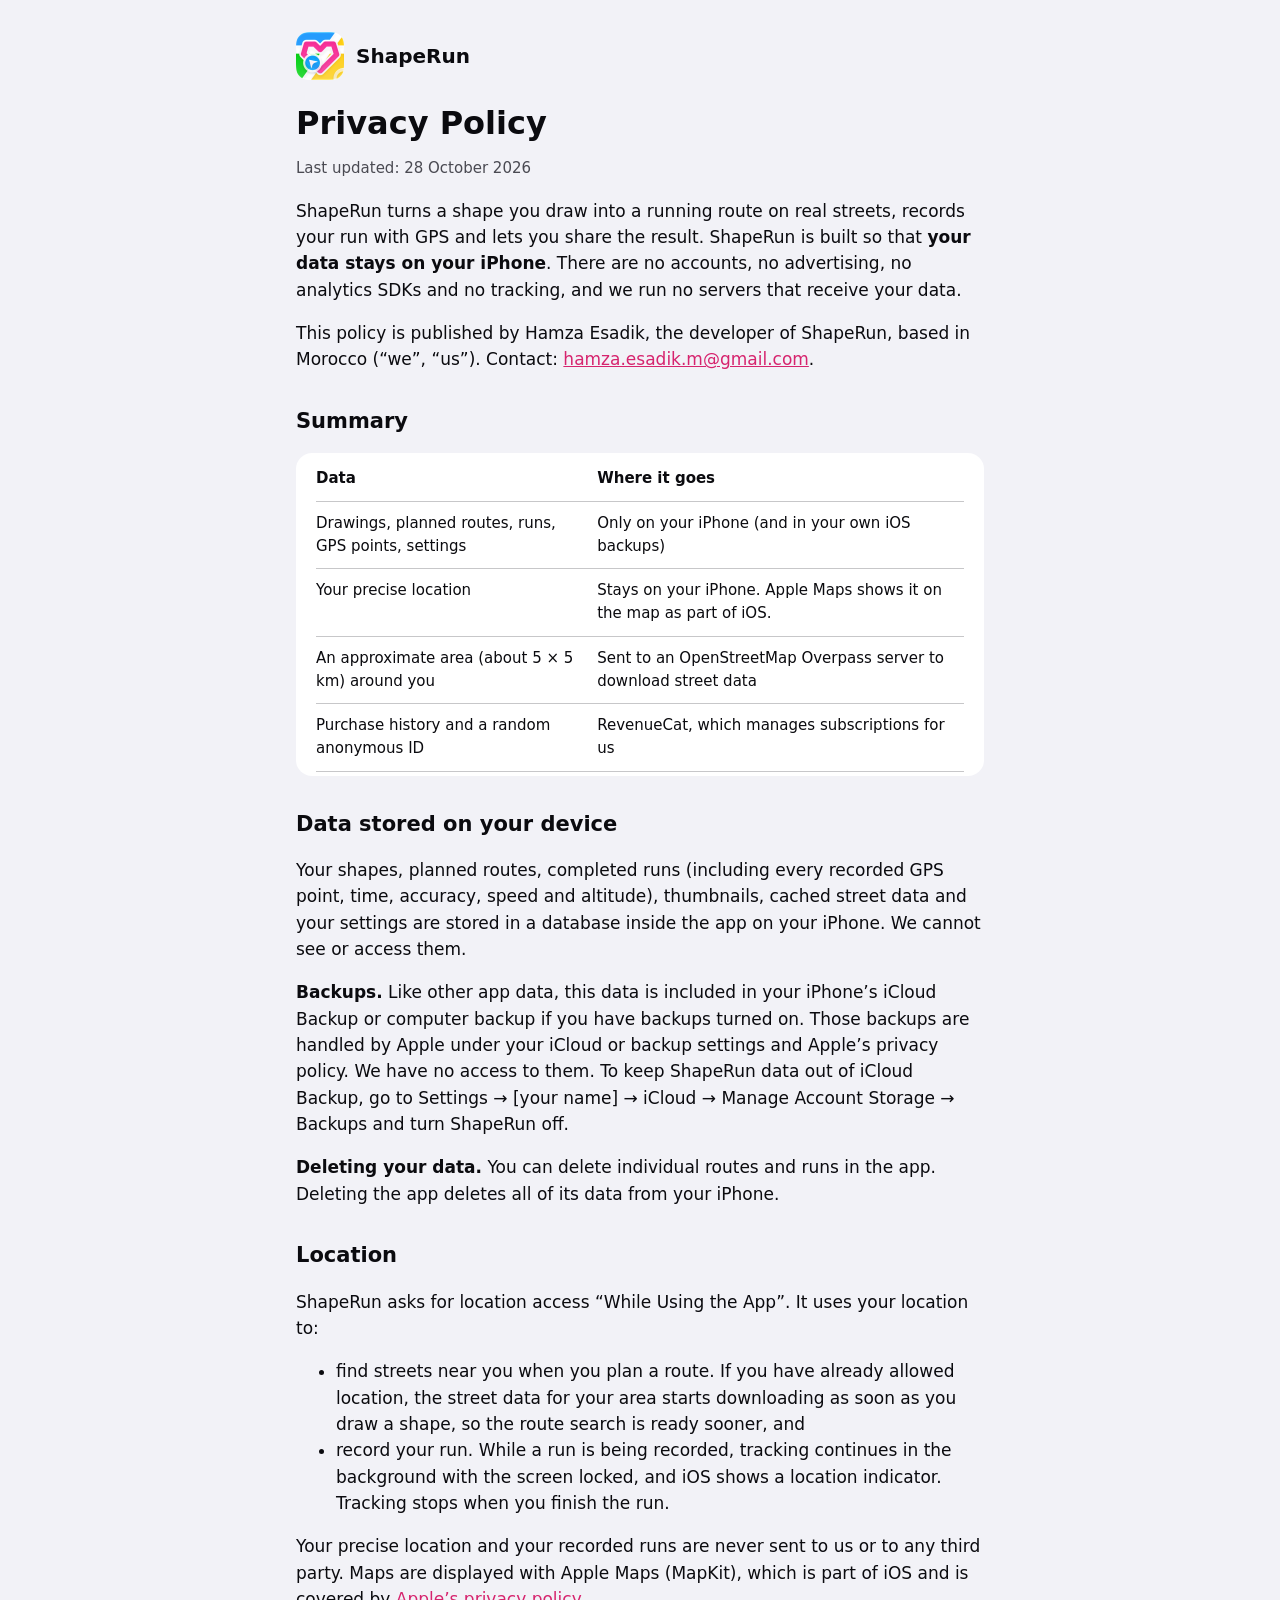
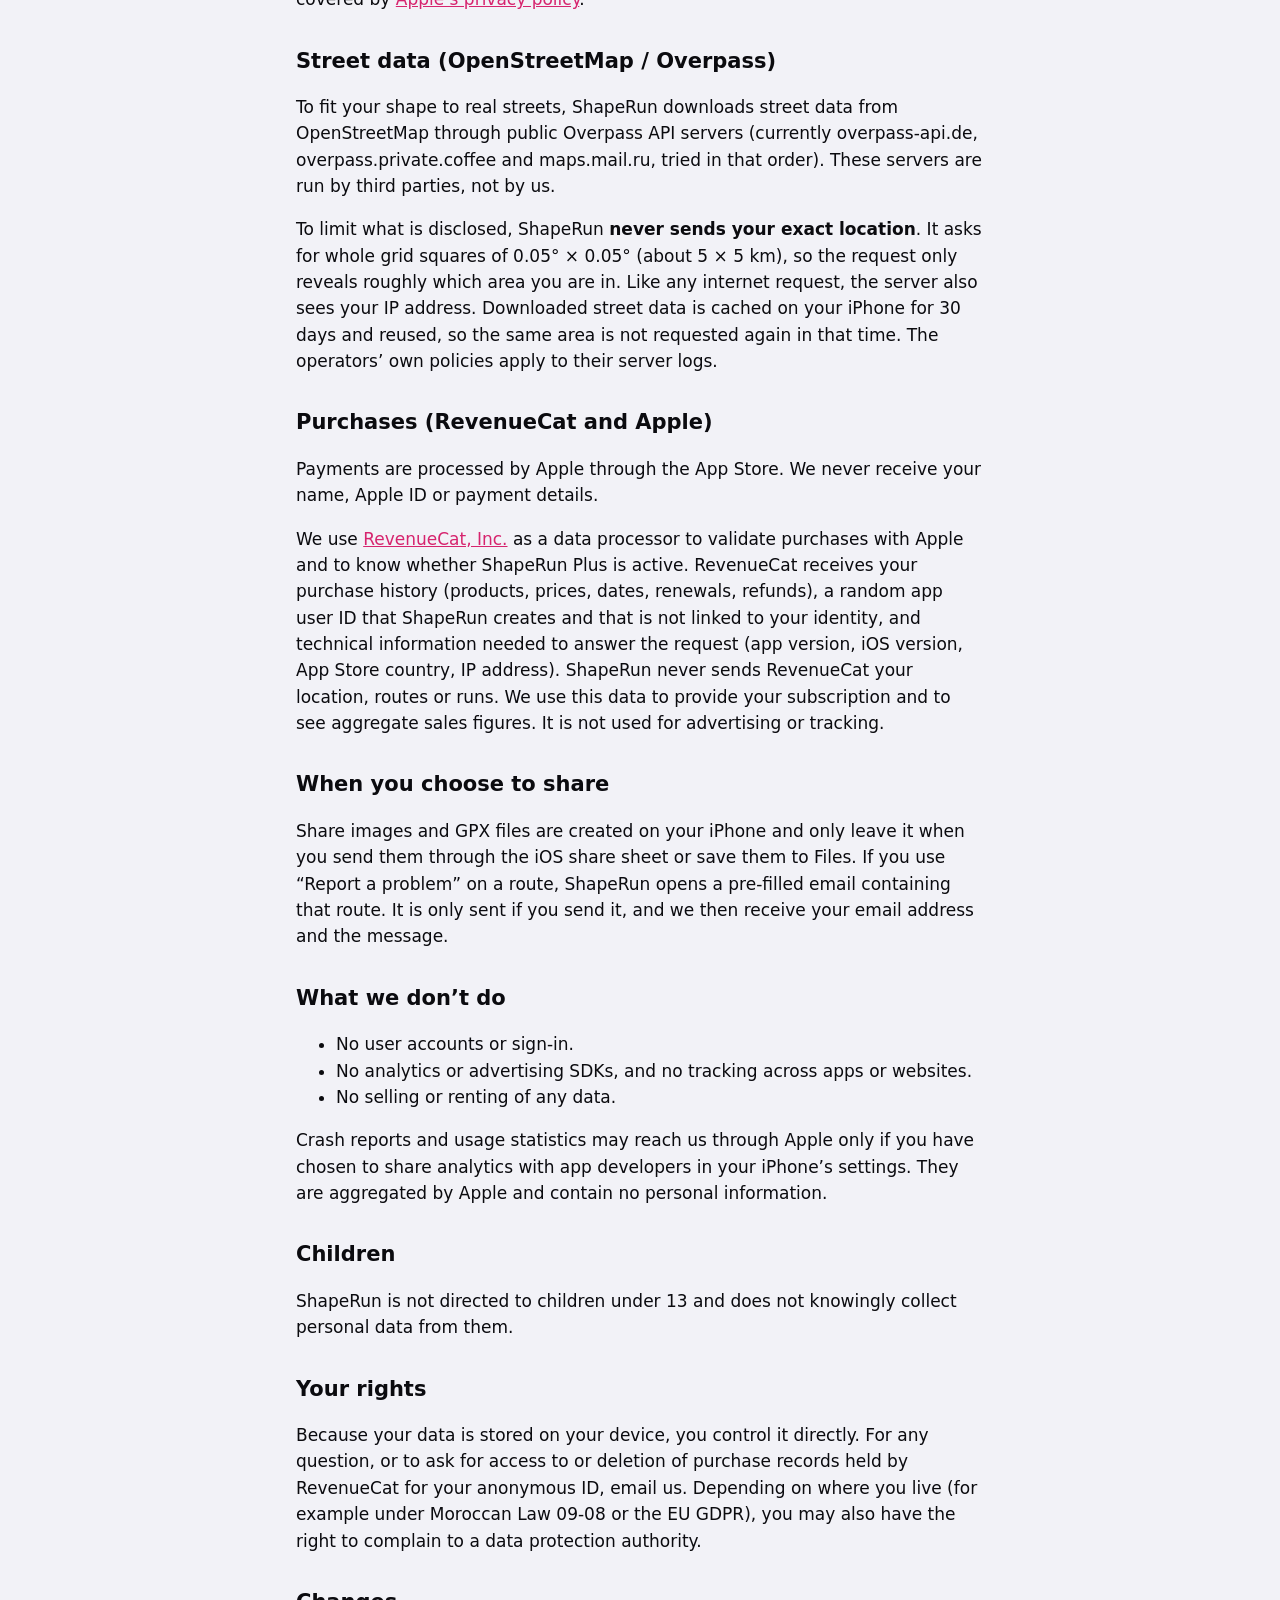
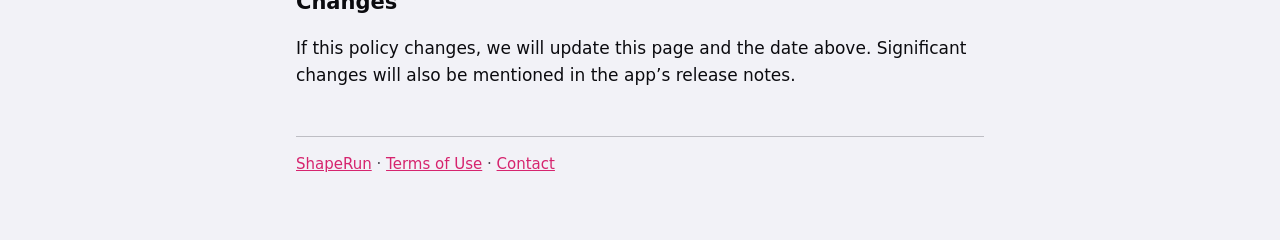
<file: privacy.html>
<!doctype html>
<html lang="en">
  <head>
    <meta charset="utf-8" />
    <meta name="viewport" content="width=device-width, initial-scale=1" />
    <title>ShapeRun Privacy Policy</title>
    <link rel="stylesheet" href="style.css" />
    <link rel="icon" href="icon.png" />
  </head>
  <body>
    <main>
      <header>
        <img src="icon.png" alt="" />
        <a href="./">ShapeRun</a>
      </header>
      <h1>Privacy Policy</h1>
      <p class="updated">Last updated: 28 October 2026</p>

      <p>
        ShapeRun turns a shape you draw into a running route on real streets, records your run with
        GPS and lets you share the result. ShapeRun is built so that
        <strong>your data stays on your iPhone</strong>. There are no accounts, no advertising, no
        analytics SDKs and no tracking, and we run no servers that receive your data.
      </p>
      <p>
        This policy is published by Hamza Esadik, the developer of ShapeRun, based in Morocco (“we”,
        “us”). Contact:
        <a href="mailto:hamza.esadik.m@gmail.com">hamza.esadik.m@gmail.com</a>.
      </p>

      <h2>Summary</h2>
      <div class="card">
        <table>
          <tr>
            <th>Data</th>
            <th>Where it goes</th>
          </tr>
          <tr>
            <td>Drawings, planned routes, runs, GPS points, settings</td>
            <td>Only on your iPhone (and in your own iOS backups)</td>
          </tr>
          <tr>
            <td>Your precise location</td>
            <td>Stays on your iPhone. Apple Maps shows it on the map as part of iOS.</td>
          </tr>
          <tr>
            <td>An approximate area (about 5 × 5 km) around you</td>
            <td>Sent to an OpenStreetMap Overpass server to download street data</td>
          </tr>
          <tr>
            <td>Purchase history and a random anonymous ID</td>
            <td>RevenueCat, which manages subscriptions for us</td>
          </tr>
        </table>
      </div>

      <h2>Data stored on your device</h2>
      <p>
        Your shapes, planned routes, completed runs (including every recorded GPS point, time,
        accuracy, speed and altitude), thumbnails, cached street data and your settings are stored
        in a database inside the app on your iPhone. We cannot see or access them.
      </p>
      <p>
        <strong>Backups.</strong> Like other app data, this data is included in your iPhone’s iCloud
        Backup or computer backup if you have backups turned on. Those backups are handled by Apple
        under your iCloud or backup settings and Apple’s privacy policy. We have no access to them.
        To keep ShapeRun data out of iCloud Backup, go to Settings → [your name] → iCloud → Manage
        Account Storage → Backups and turn ShapeRun off.
      </p>
      <p>
        <strong>Deleting your data.</strong> You can delete individual routes and runs in the app.
        Deleting the app deletes all of its data from your iPhone.
      </p>

      <h2>Location</h2>
      <p>ShapeRun asks for location access “While Using the App”. It uses your location to:</p>
      <ul>
        <li>
          find streets near you when you plan a route. If you have already allowed location, the
          street data for your area starts downloading as soon as you draw a shape, so the route
          search is ready sooner, and
        </li>
        <li>
          record your run. While a run is being recorded, tracking continues in the background with
          the screen locked, and iOS shows a location indicator. Tracking stops when you finish the
          run.
        </li>
      </ul>
      <p>
        Your precise location and your recorded runs are never sent to us or to any third party.
        Maps are displayed with Apple Maps (MapKit), which is part of iOS and is covered by
        <a href="https://www.apple.com/legal/privacy/">Apple’s privacy policy</a>.
      </p>

      <h2>Street data (OpenStreetMap / Overpass)</h2>
      <p>
        To fit your shape to real streets, ShapeRun downloads street data from OpenStreetMap through
        public Overpass API servers (currently overpass-api.de, overpass.private.coffee and
        maps.mail.ru, tried in that order). These servers are run by third parties, not by us.
      </p>
      <p>
        To limit what is disclosed, ShapeRun <strong>never sends your exact location</strong>. It
        asks for whole grid squares of 0.05° × 0.05° (about 5 × 5 km), so the request only reveals
        roughly which area you are in. Like any internet request, the server also sees your IP
        address. Downloaded street data is cached on your iPhone for 30 days and reused, so the same
        area is not requested again in that time. The operators’ own policies apply to their server
        logs.
      </p>

      <h2>Purchases (RevenueCat and Apple)</h2>
      <p>
        Payments are processed by Apple through the App Store. We never receive your name, Apple ID
        or payment details.
      </p>
      <p>
        We use <a href="https://www.revenuecat.com/privacy">RevenueCat, Inc.</a> as a data processor
        to validate purchases with Apple and to know whether ShapeRun Plus is active. RevenueCat
        receives your purchase history (products, prices, dates, renewals, refunds), a random app
        user ID that ShapeRun creates and that is not linked to your identity, and technical
        information needed to answer the request (app version, iOS version, App Store country, IP
        address). ShapeRun never sends RevenueCat your location, routes or runs. We use this data to
        provide your subscription and to see aggregate sales figures. It is not used for advertising
        or tracking.
      </p>

      <h2>When you choose to share</h2>
      <p>
        Share images and GPX files are created on your iPhone and only leave it when you send them
        through the iOS share sheet or save them to Files. If you use “Report a problem” on a route,
        ShapeRun opens a pre-filled email containing that route. It is only sent if you send it, and
        we then receive your email address and the message.
      </p>

      <h2>What we don’t do</h2>
      <ul>
        <li>No user accounts or sign-in.</li>
        <li>No analytics or advertising SDKs, and no tracking across apps or websites.</li>
        <li>No selling or renting of any data.</li>
      </ul>
      <p>
        Crash reports and usage statistics may reach us through Apple only if you have chosen to
        share analytics with app developers in your iPhone’s settings. They are aggregated by Apple
        and contain no personal information.
      </p>

      <h2>Children</h2>
      <p>
        ShapeRun is not directed to children under 13 and does not knowingly collect personal data
        from them.
      </p>

      <h2>Your rights</h2>
      <p>
        Because your data is stored on your device, you control it directly. For any question, or to
        ask for access to or deletion of purchase records held by RevenueCat for your anonymous ID,
        email us. Depending on where you live (for example under Moroccan Law 09-08 or the EU GDPR),
        you may also have the right to complain to a data protection authority.
      </p>

      <h2>Changes</h2>
      <p>
        If this policy changes, we will update this page and the date above. Significant changes
        will also be mentioned in the app’s release notes.
      </p>

      <footer>
        <a href="./">ShapeRun</a> · <a href="terms.html">Terms of Use</a> ·
        <a href="mailto:hamza.esadik.m@gmail.com">Contact</a>
      </footer>
    </main>
  </body>
</html>
</file>
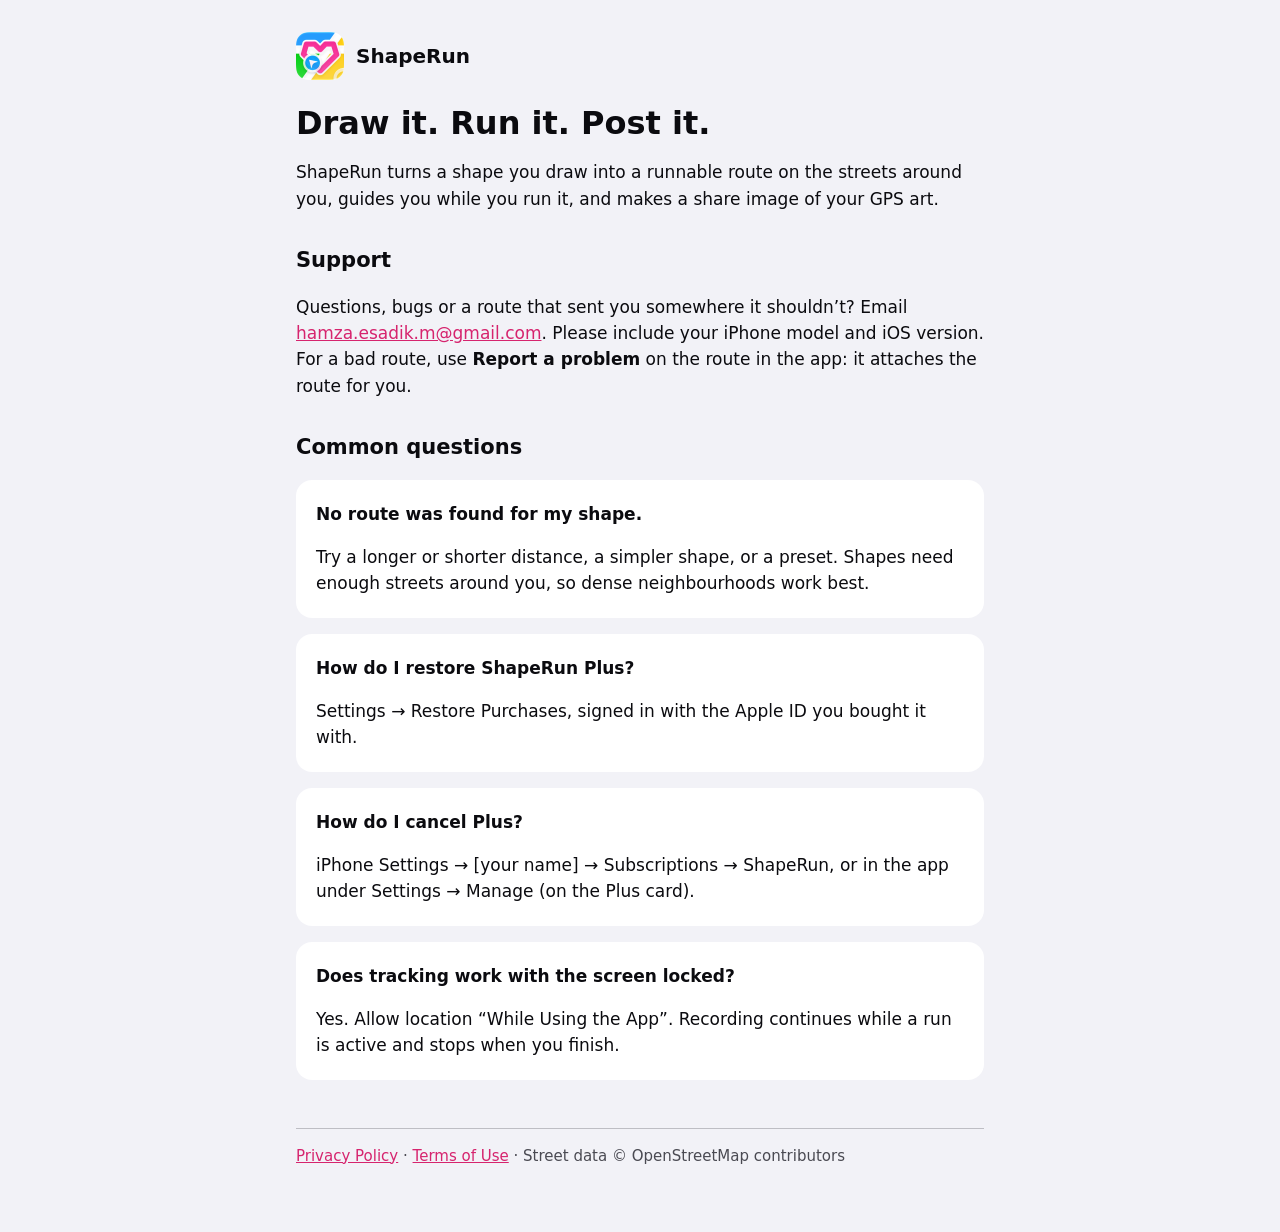
<file: support.html>
<!doctype html>
<html lang="en">
  <head>
    <meta charset="utf-8" />
    <meta name="viewport" content="width=device-width, initial-scale=1" />
    <title>ShapeRun Support</title>
    <meta name="description" content="Draw a shape, run it on real streets, share the art." />
    <link rel="stylesheet" href="style.css" />
    <link rel="icon" href="icon.png" />
  </head>
  <body>
    <main>
      <header>
        <img src="icon.png" alt="" />
        <a href="./">ShapeRun</a>
      </header>
      <h1>Draw it. Run it. Post it.</h1>
      <p>
        ShapeRun turns a shape you draw into a runnable route on the streets around you, guides you
        while you run it, and makes a share image of your GPS art.
      </p>

      <h2>Support</h2>
      <p>
        Questions, bugs or a route that sent you somewhere it shouldn’t? Email
        <a href="mailto:hamza.esadik.m@gmail.com?subject=ShapeRun%20support"
          >hamza.esadik.m@gmail.com</a
        >. Please include your iPhone model and iOS version. For a bad route, use
        <strong>Report a problem</strong> on the route in the app: it attaches the route for you.
      </p>

      <h2>Common questions</h2>
      <div class="card">
        <p><strong>No route was found for my shape.</strong></p>
        <p>
          Try a longer or shorter distance, a simpler shape, or a preset. Shapes need enough streets
          around you, so dense neighbourhoods work best.
        </p>
      </div>
      <div class="card">
        <p><strong>How do I restore ShapeRun Plus?</strong></p>
        <p>Settings → Restore Purchases, signed in with the Apple ID you bought it with.</p>
      </div>
      <div class="card">
        <p><strong>How do I cancel Plus?</strong></p>
        <p>
          iPhone Settings → [your name] → Subscriptions → ShapeRun, or in the app under Settings →
          Manage (on the Plus card).
        </p>
      </div>
      <div class="card">
        <p><strong>Does tracking work with the screen locked?</strong></p>
        <p>
          Yes. Allow location “While Using the App”. Recording continues while a run is active and
          stops when you finish.
        </p>
      </div>

      <footer>
        <a href="privacy.html">Privacy Policy</a> · <a href="terms.html">Terms of Use</a> · Street
        data © OpenStreetMap contributors
      </footer>
    </main>
  </body>
</html>
</file>
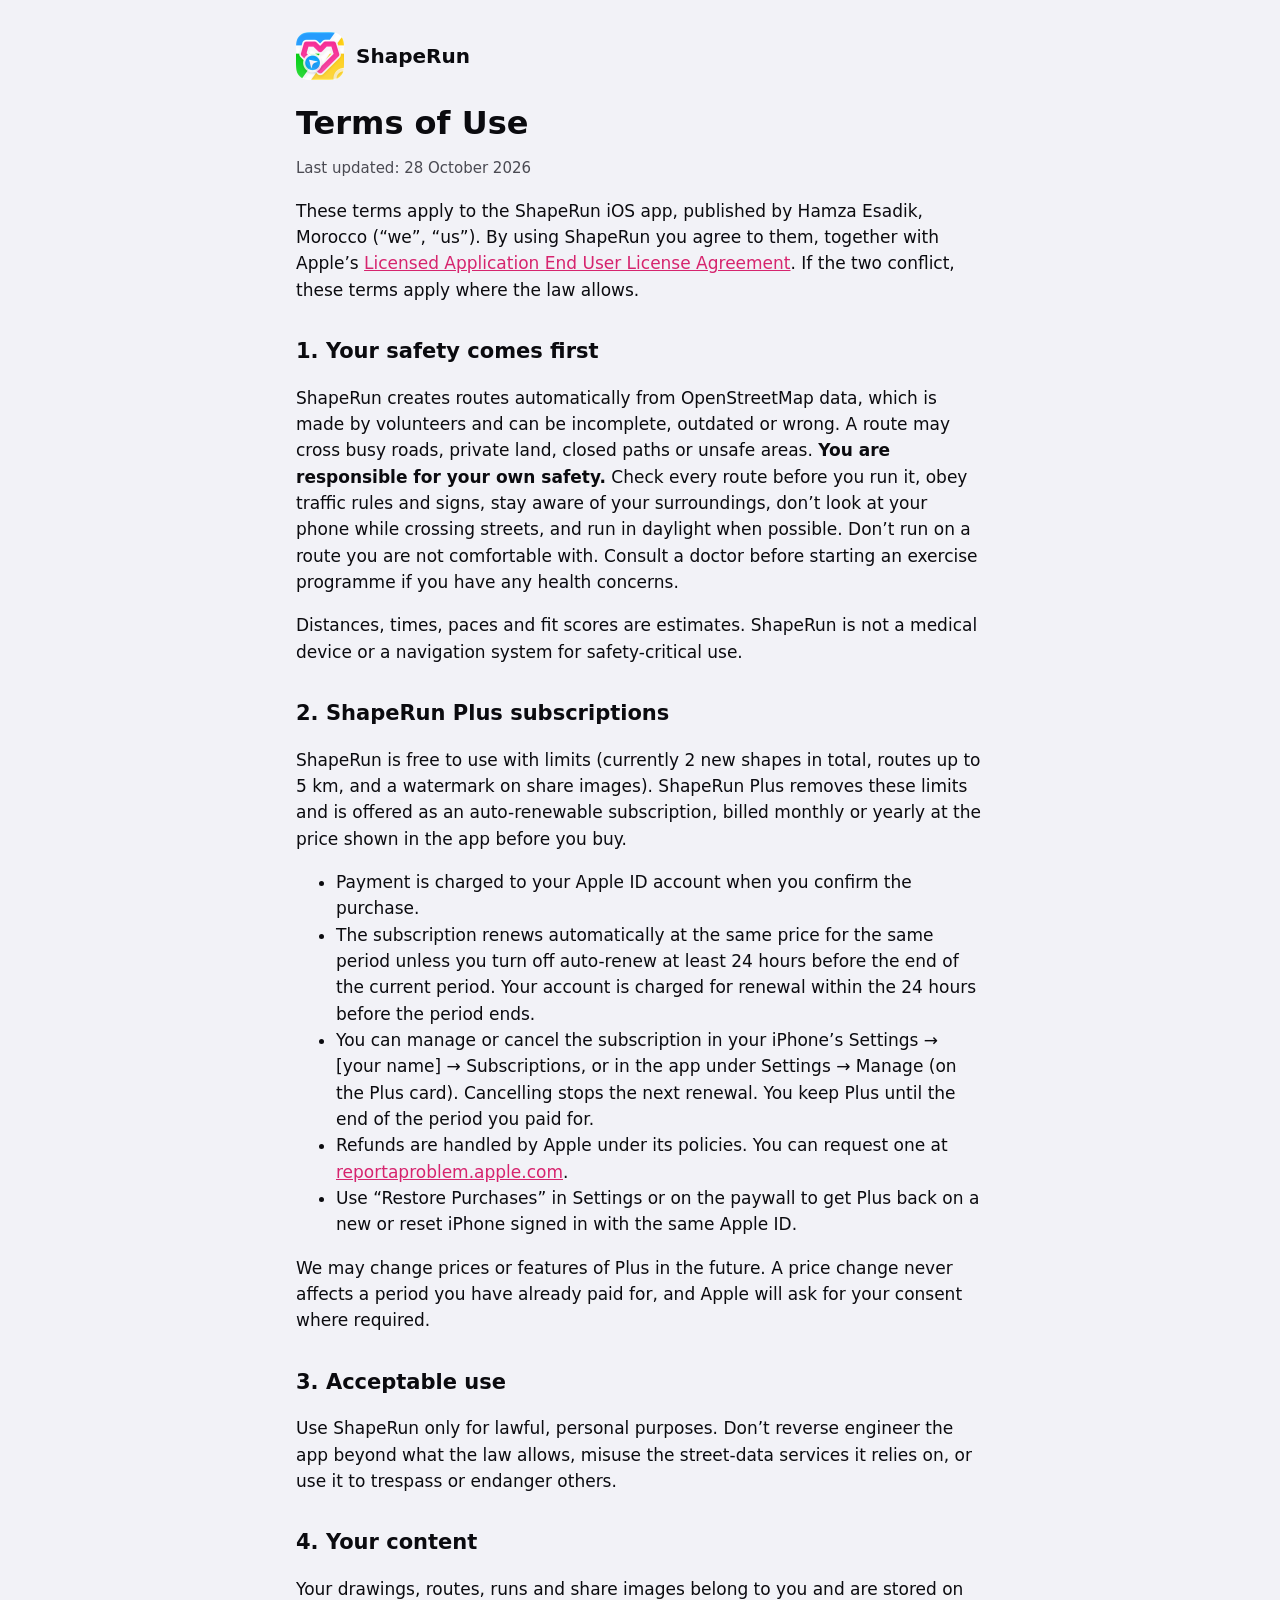
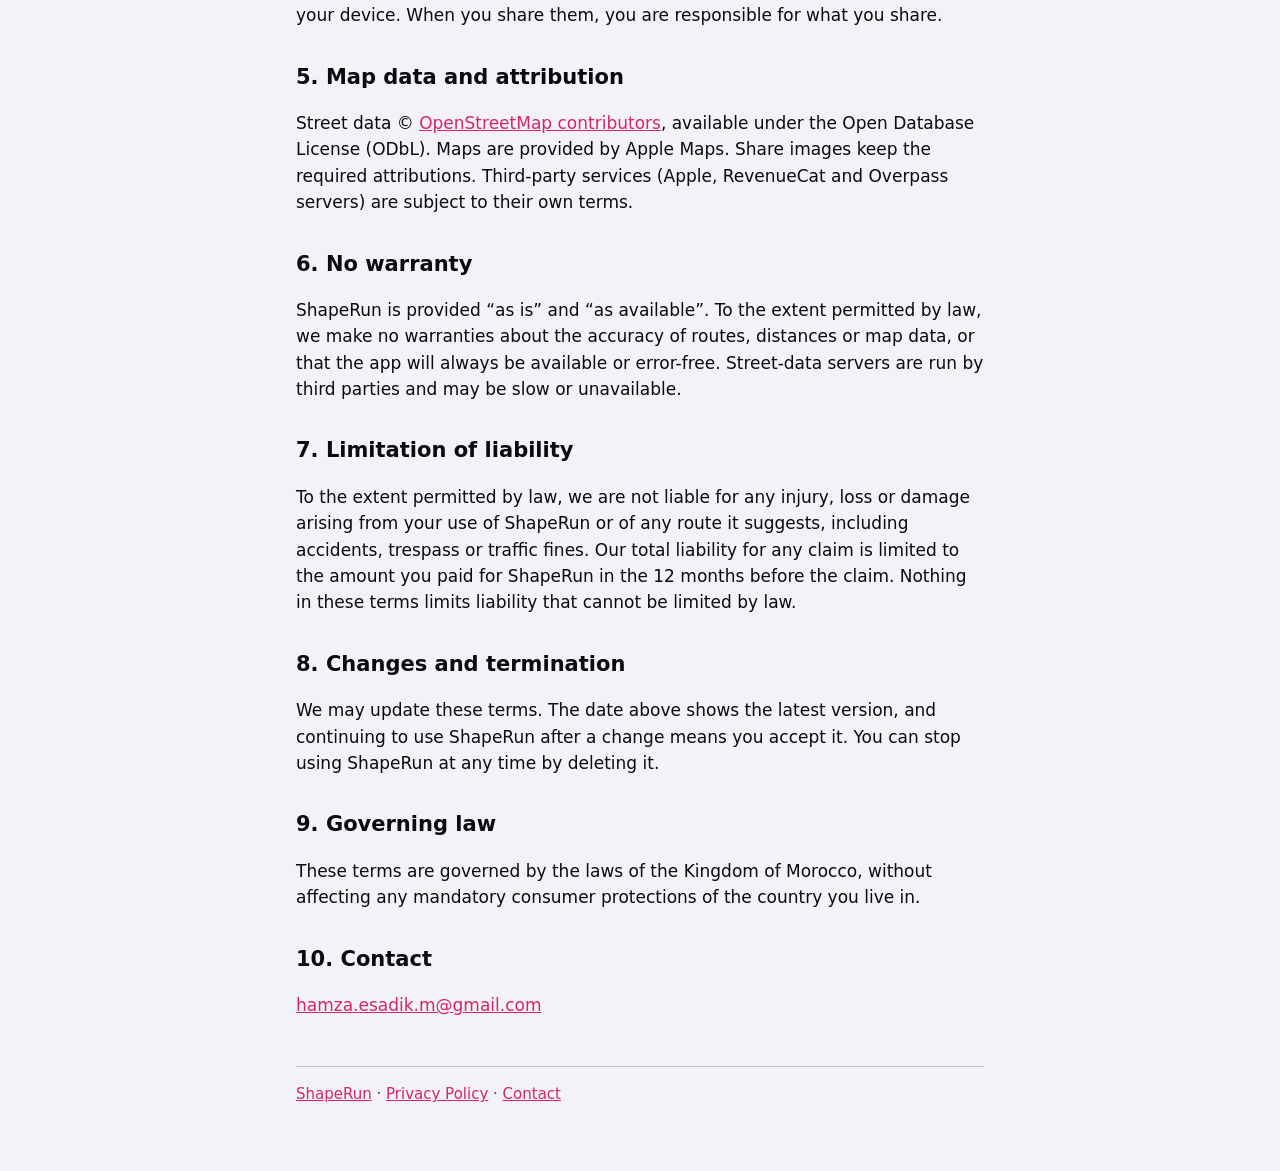
<file: terms.html>
<!doctype html>
<html lang="en">
  <head>
    <meta charset="utf-8" />
    <meta name="viewport" content="width=device-width, initial-scale=1" />
    <title>ShapeRun Terms of Use</title>
    <link rel="stylesheet" href="style.css" />
    <link rel="icon" href="icon.png" />
  </head>
  <body>
    <main>
      <header>
        <img src="icon.png" alt="" />
        <a href="./">ShapeRun</a>
      </header>
      <h1>Terms of Use</h1>
      <p class="updated">Last updated: 28 October 2026</p>

      <p>
        These terms apply to the ShapeRun iOS app, published by Hamza Esadik, Morocco (“we”, “us”).
        By using ShapeRun you agree to them, together with Apple’s
        <a href="https://www.apple.com/legal/internet-services/itunes/dev/stdeula/"
          >Licensed Application End User License Agreement</a
        >. If the two conflict, these terms apply where the law allows.
      </p>

      <h2>1. Your safety comes first</h2>
      <p>
        ShapeRun creates routes automatically from OpenStreetMap data, which is made by volunteers
        and can be incomplete, outdated or wrong. A route may cross busy roads, private land, closed
        paths or unsafe areas. <strong>You are responsible for your own safety.</strong>
        Check every route before you run it, obey traffic rules and signs, stay aware of your
        surroundings, don’t look at your phone while crossing streets, and run in daylight when
        possible. Don’t run on a route you are not comfortable with. Consult a doctor before
        starting an exercise programme if you have any health concerns.
      </p>
      <p>
        Distances, times, paces and fit scores are estimates. ShapeRun is not a medical device or a
        navigation system for safety-critical use.
      </p>

      <h2>2. ShapeRun Plus subscriptions</h2>
      <p>
        ShapeRun is free to use with limits (currently 2 new shapes in total, routes up to 5 km,
        and a watermark on share images). ShapeRun Plus removes these limits and is offered as an
        auto-renewable subscription, billed monthly or yearly at the price shown in the app before
        you buy.
      </p>
      <ul>
        <li>Payment is charged to your Apple ID account when you confirm the purchase.</li>
        <li>
          The subscription renews automatically at the same price for the same period unless you
          turn off auto-renew at least 24 hours before the end of the current period. Your account
          is charged for renewal within the 24 hours before the period ends.
        </li>
        <li>
          You can manage or cancel the subscription in your iPhone’s Settings → [your name] →
          Subscriptions, or in the app under Settings → Manage (on the Plus card). Cancelling stops
          the next renewal. You keep Plus until the end of the period you paid for.
        </li>
        <li>
          Refunds are handled by Apple under its policies. You can request one at
          <a href="https://reportaproblem.apple.com">reportaproblem.apple.com</a>.
        </li>
        <li>
          Use “Restore Purchases” in Settings or on the paywall to get Plus back on a new or reset
          iPhone signed in with the same Apple ID.
        </li>
      </ul>
      <p>
        We may change prices or features of Plus in the future. A price change never affects a
        period you have already paid for, and Apple will ask for your consent where required.
      </p>

      <h2>3. Acceptable use</h2>
      <p>
        Use ShapeRun only for lawful, personal purposes. Don’t reverse engineer the app beyond what
        the law allows, misuse the street-data services it relies on, or use it to trespass or
        endanger others.
      </p>

      <h2>4. Your content</h2>
      <p>
        Your drawings, routes, runs and share images belong to you and are stored on your device.
        When you share them, you are responsible for what you share.
      </p>

      <h2>5. Map data and attribution</h2>
      <p>
        Street data ©
        <a href="https://www.openstreetmap.org/copyright">OpenStreetMap contributors</a>, available
        under the Open Database License (ODbL). Maps are provided by Apple Maps. Share images keep
        the required attributions. Third-party services (Apple, RevenueCat and Overpass servers) are
        subject to their own terms.
      </p>

      <h2>6. No warranty</h2>
      <p>
        ShapeRun is provided “as is” and “as available”. To the extent permitted by law, we make no
        warranties about the accuracy of routes, distances or map data, or that the app will always
        be available or error-free. Street-data servers are run by third parties and may be slow or
        unavailable.
      </p>

      <h2>7. Limitation of liability</h2>
      <p>
        To the extent permitted by law, we are not liable for any injury, loss or damage arising
        from your use of ShapeRun or of any route it suggests, including accidents, trespass or
        traffic fines. Our total liability for any claim is limited to the amount you paid for
        ShapeRun in the 12 months before the claim. Nothing in these terms limits liability that
        cannot be limited by law.
      </p>

      <h2>8. Changes and termination</h2>
      <p>
        We may update these terms. The date above shows the latest version, and continuing to use
        ShapeRun after a change means you accept it. You can stop using ShapeRun at any time by
        deleting it.
      </p>

      <h2>9. Governing law</h2>
      <p>
        These terms are governed by the laws of the Kingdom of Morocco, without affecting any
        mandatory consumer protections of the country you live in.
      </p>

      <h2>10. Contact</h2>
      <p>
        <a href="mailto:hamza.esadik.m@gmail.com">hamza.esadik.m@gmail.com</a>
      </p>

      <footer>
        <a href="./">ShapeRun</a> · <a href="privacy.html">Privacy Policy</a> ·
        <a href="mailto:hamza.esadik.m@gmail.com">Contact</a>
      </footer>
    </main>
  </body>
</html>
</file>
<file: style.css>
:root {
  --bg: #f2f2f7;
  --surface: #ffffff;
  --ink: #0b0b0f;
  --ink2: #4a4a52;
  --route: #d6246e;
  --separator: #3c3c4349;
}
@media (prefers-color-scheme: dark) {
  :root {
    --bg: #000000;
    --surface: #1c1c1e;
    --ink: #f5f5f7;
    --ink2: #b0b0b8;
    --route: #ff5c9a;
    --separator: #54545899;
  }
}
* {
  box-sizing: border-box;
}
body {
  margin: 0;
  background: var(--bg);
  color: var(--ink);
  font:
    17px/1.55 -apple-system,
    BlinkMacSystemFont,
    'SF Pro Text',
    system-ui,
    sans-serif;
  -webkit-text-size-adjust: 100%;
}
main {
  max-width: 720px;
  margin: 0 auto;
  padding: 32px 16px 64px;
}
header {
  display: flex;
  align-items: center;
  gap: 12px;
  margin-bottom: 24px;
}
header img {
  width: 48px;
  height: 48px;
  border-radius: 11px;
}
header a {
  color: var(--ink);
  text-decoration: none;
  font-weight: 700;
  font-size: 20px;
}
h1 {
  font-size: 32px;
  line-height: 1.2;
  margin: 0 0 4px;
}
h2 {
  font-size: 21px;
  margin: 32px 0 8px;
}
.updated,
footer {
  color: var(--ink2);
  font-size: 15px;
}
.card {
  background: var(--surface);
  border-radius: 16px;
  padding: 4px 20px;
  margin: 16px 0;
}
a {
  color: var(--route);
}
table {
  width: 100%;
  border-collapse: collapse;
  font-size: 15px;
}
th,
td {
  text-align: left;
  vertical-align: top;
  padding: 10px 8px 10px 0;
  border-bottom: 1px solid var(--separator);
}
footer {
  margin-top: 48px;
  border-top: 1px solid var(--separator);
  padding-top: 16px;
}
</file>
